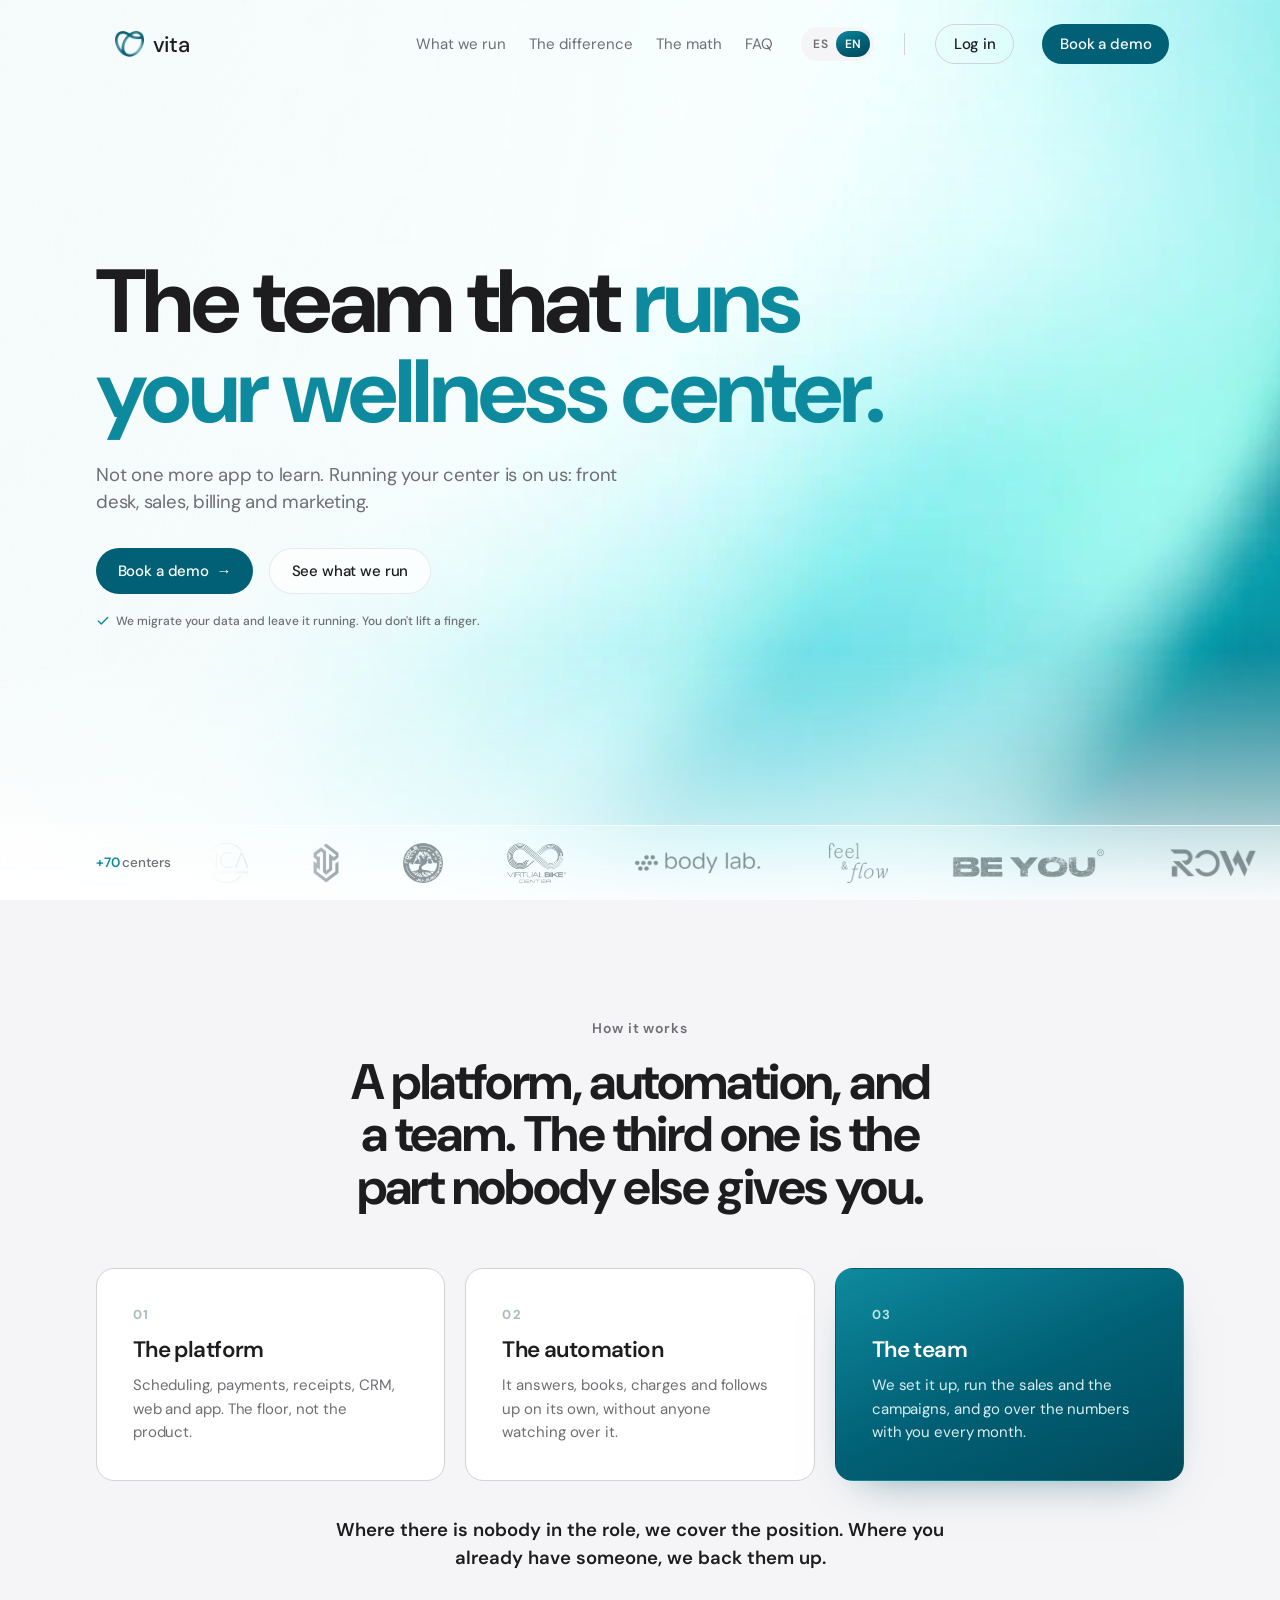
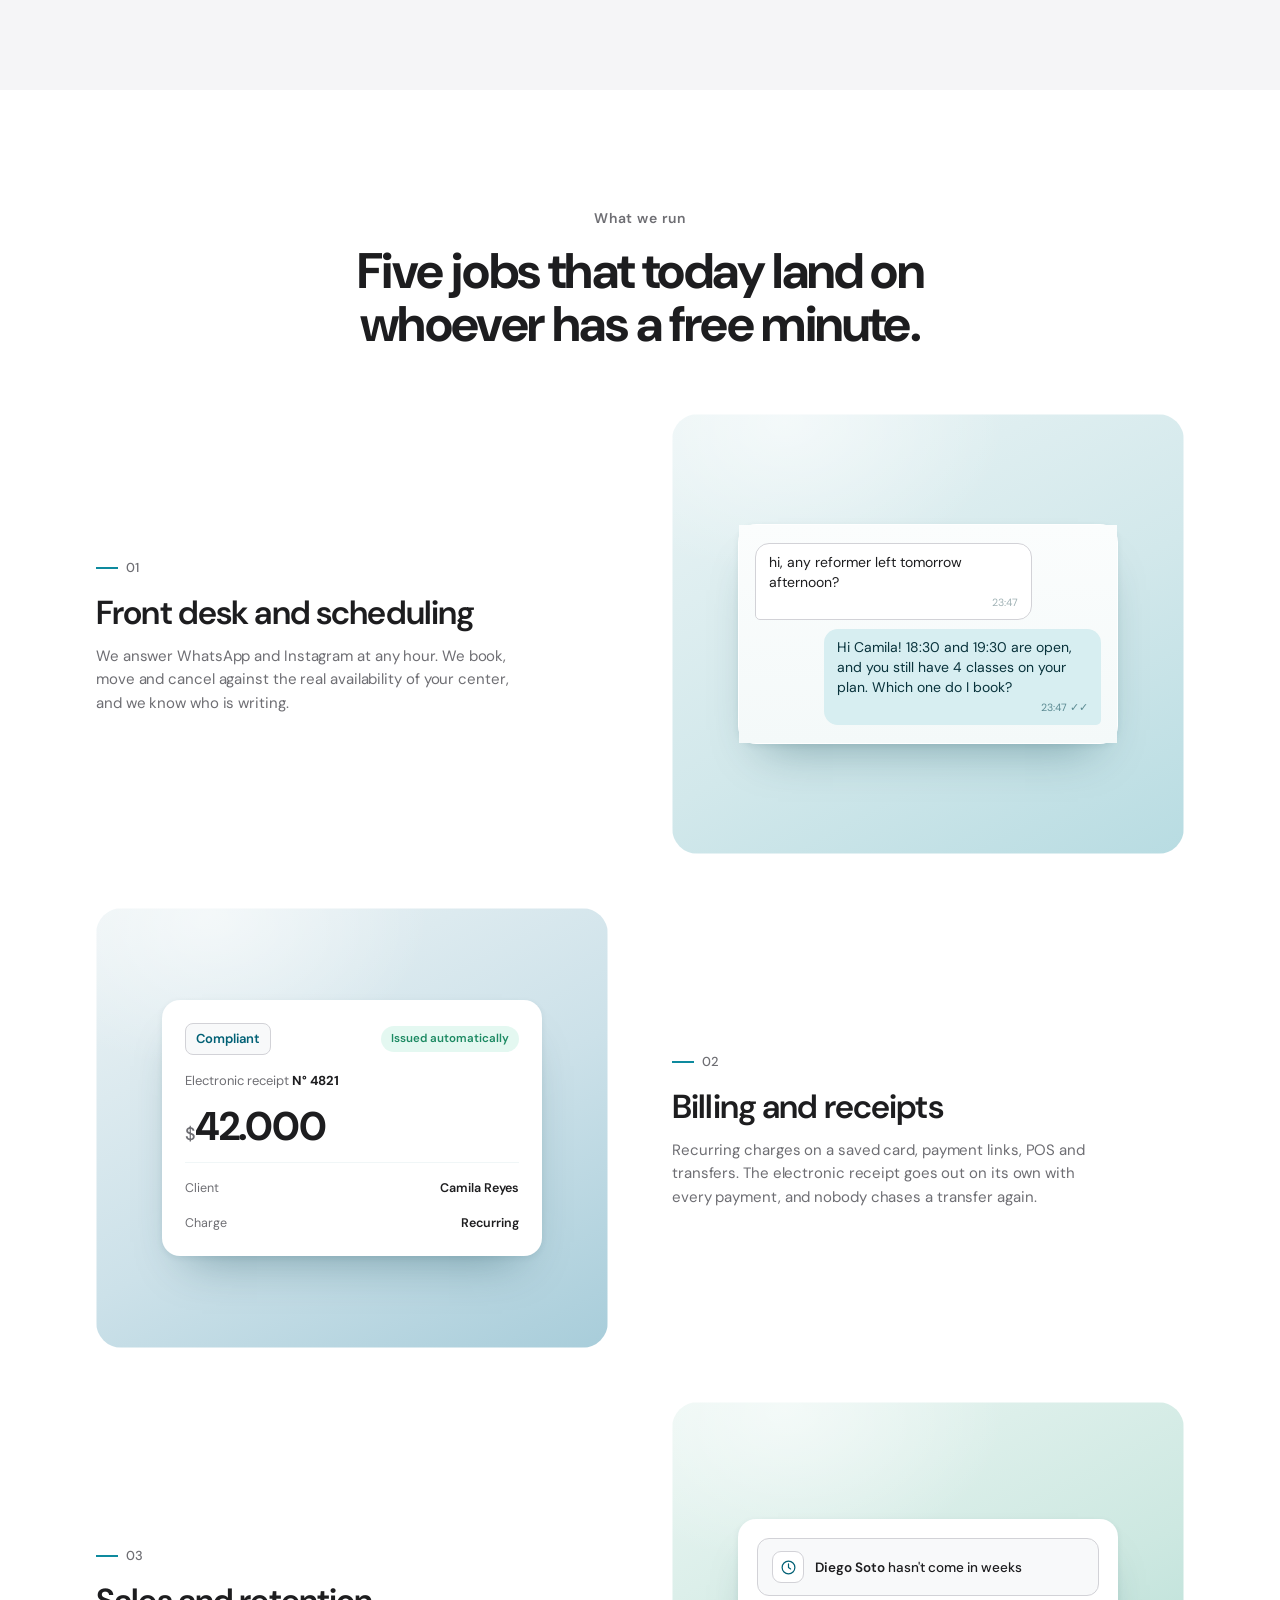
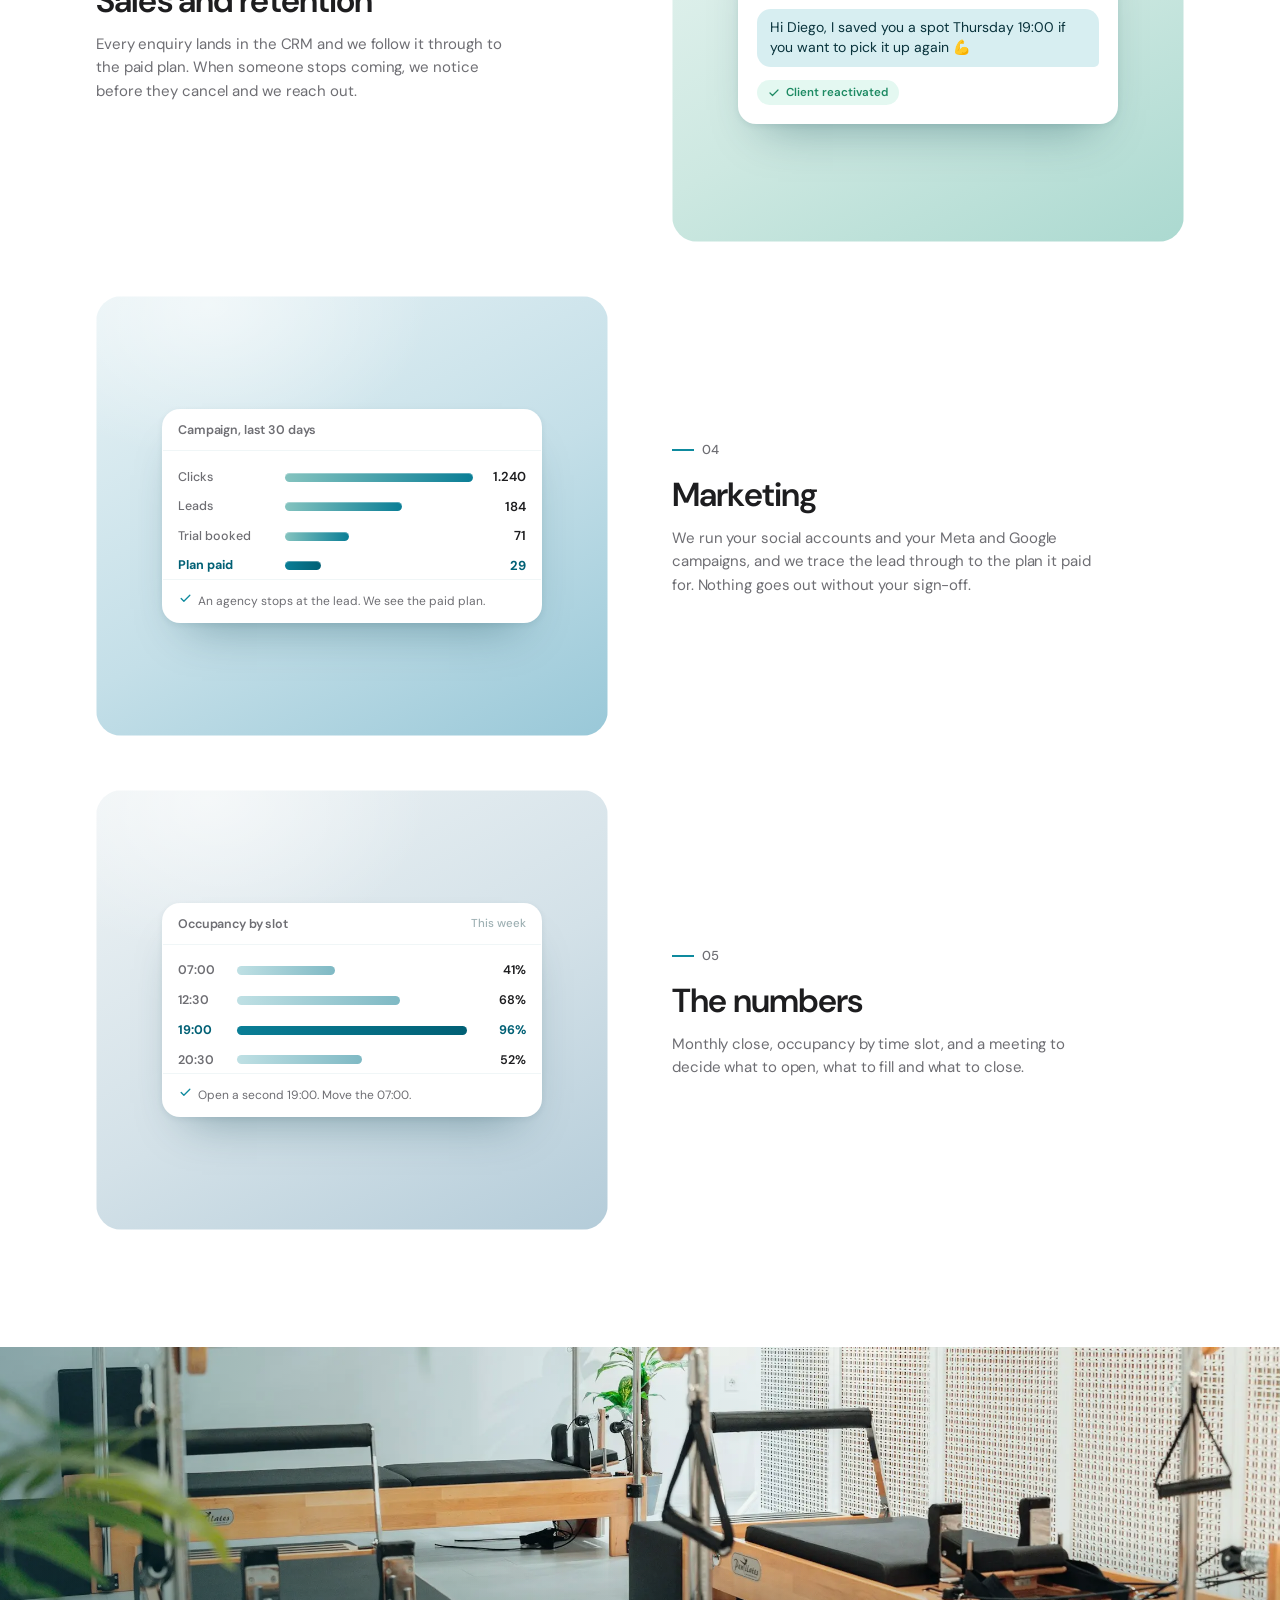
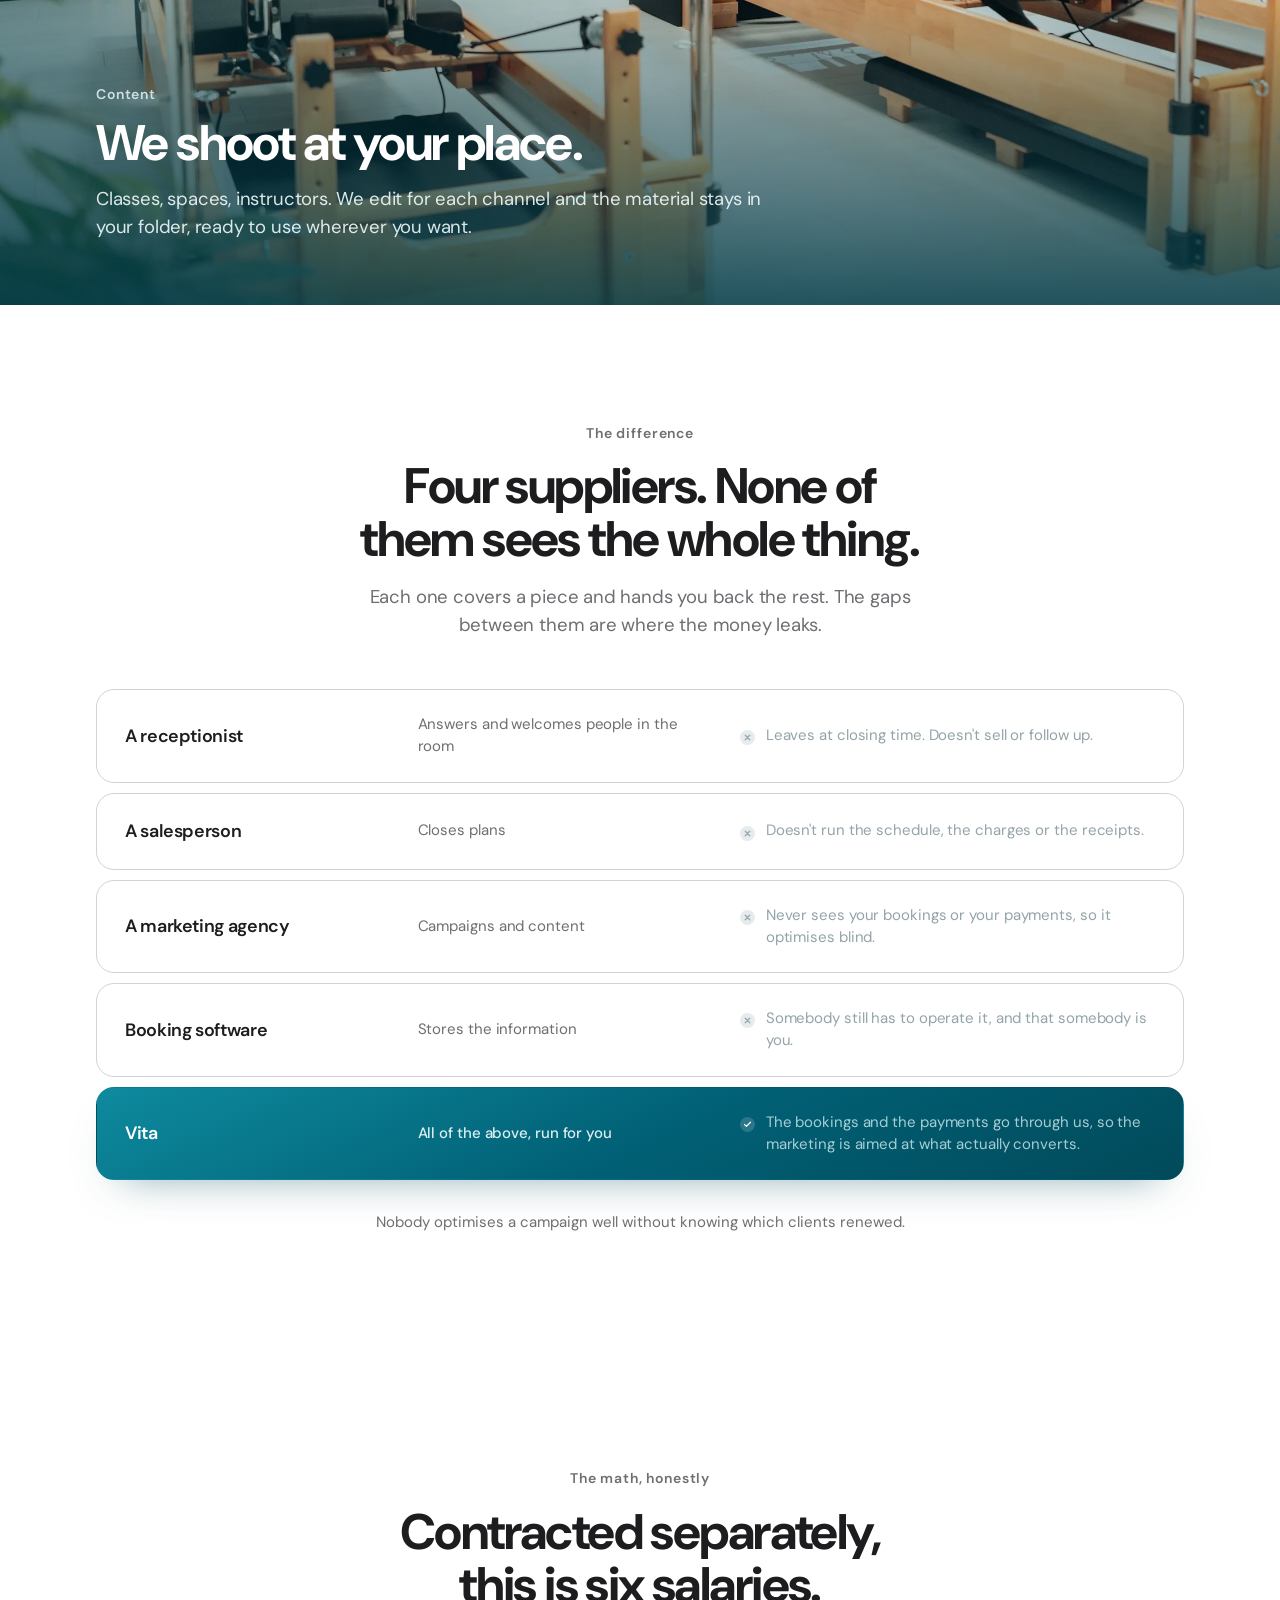
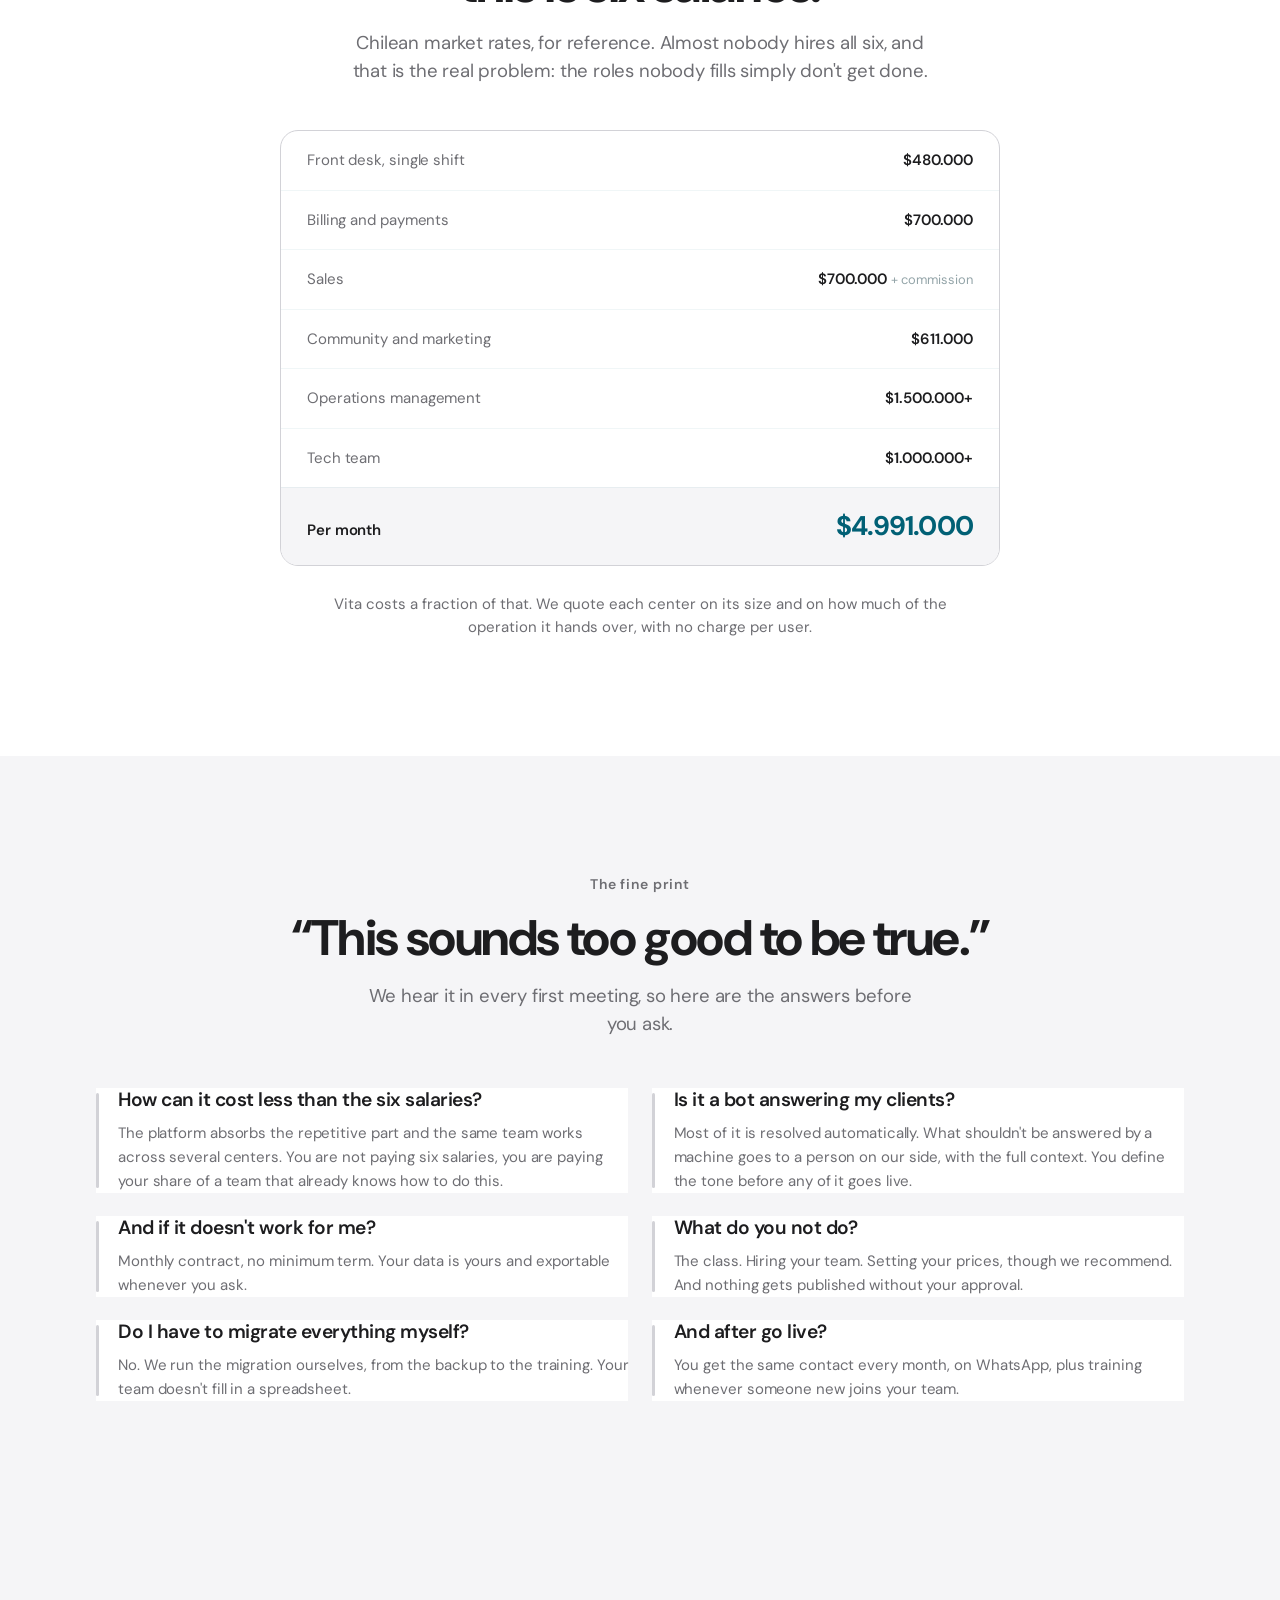
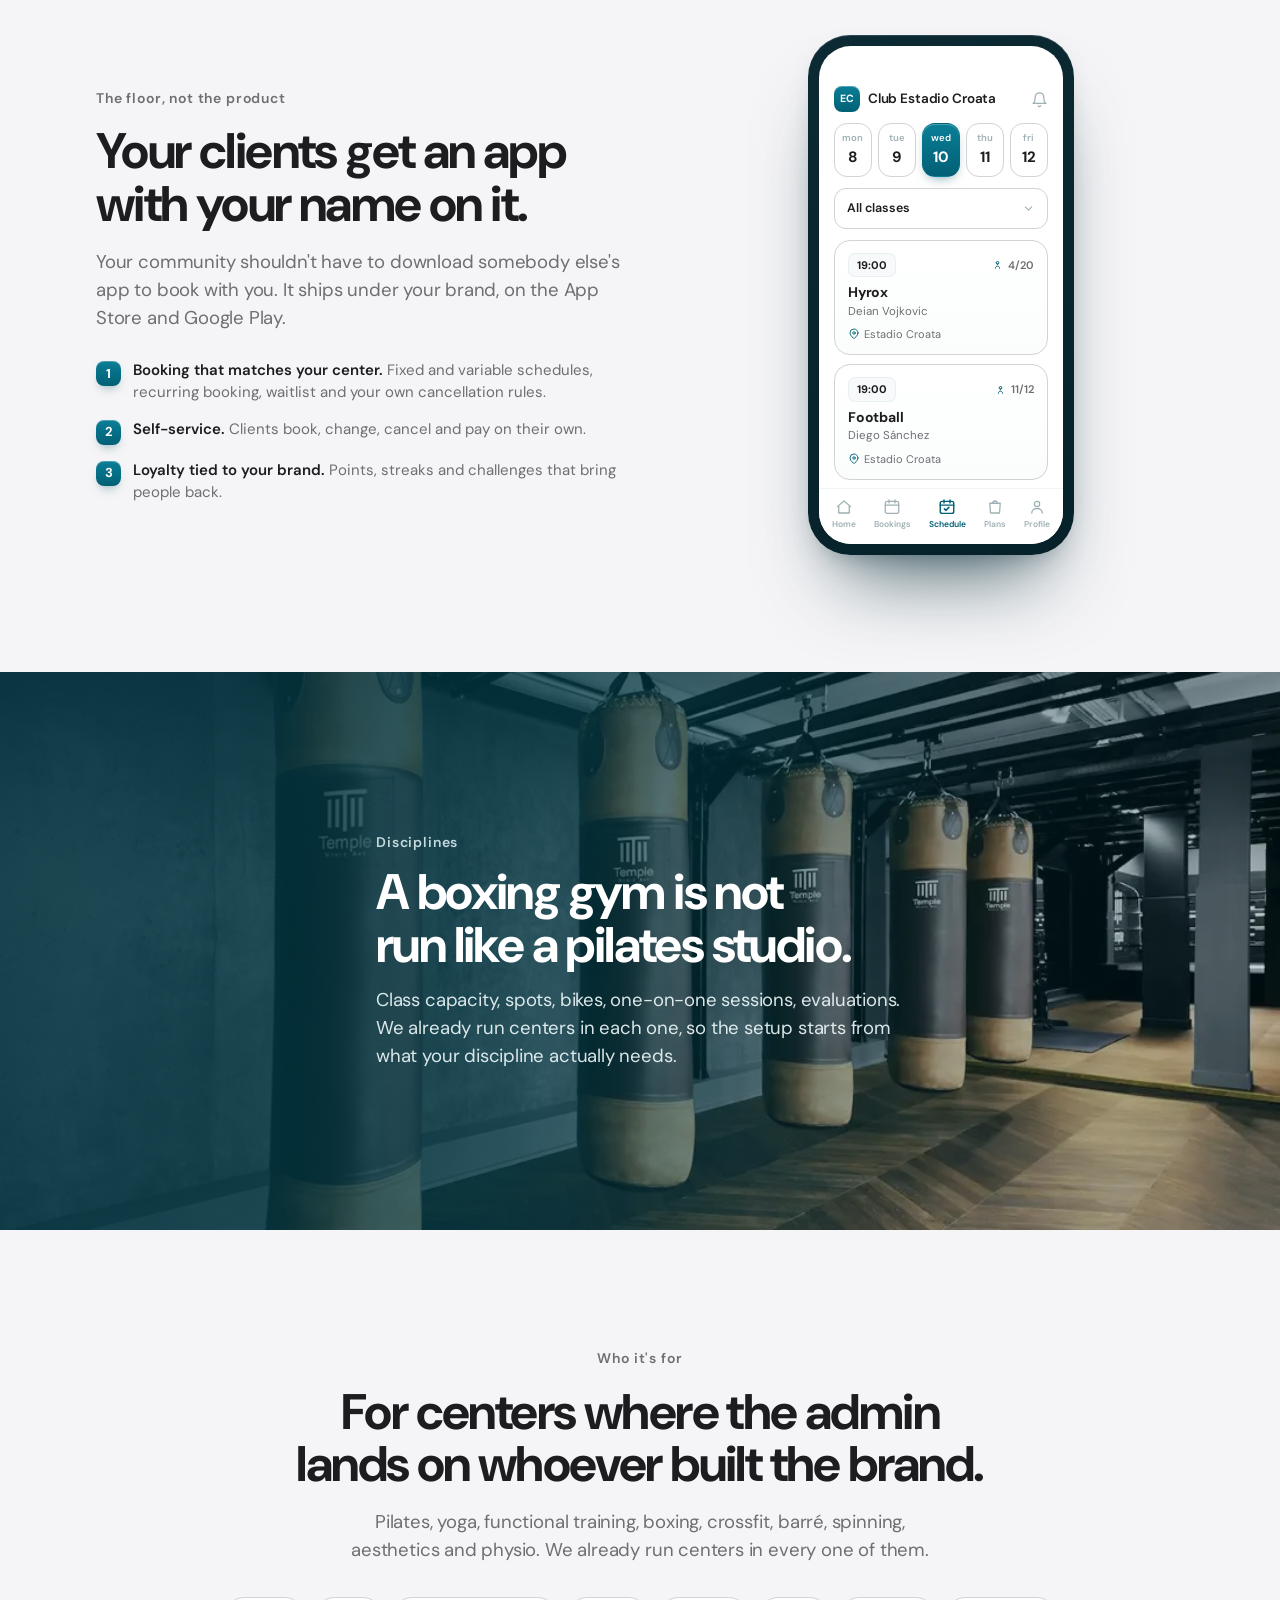
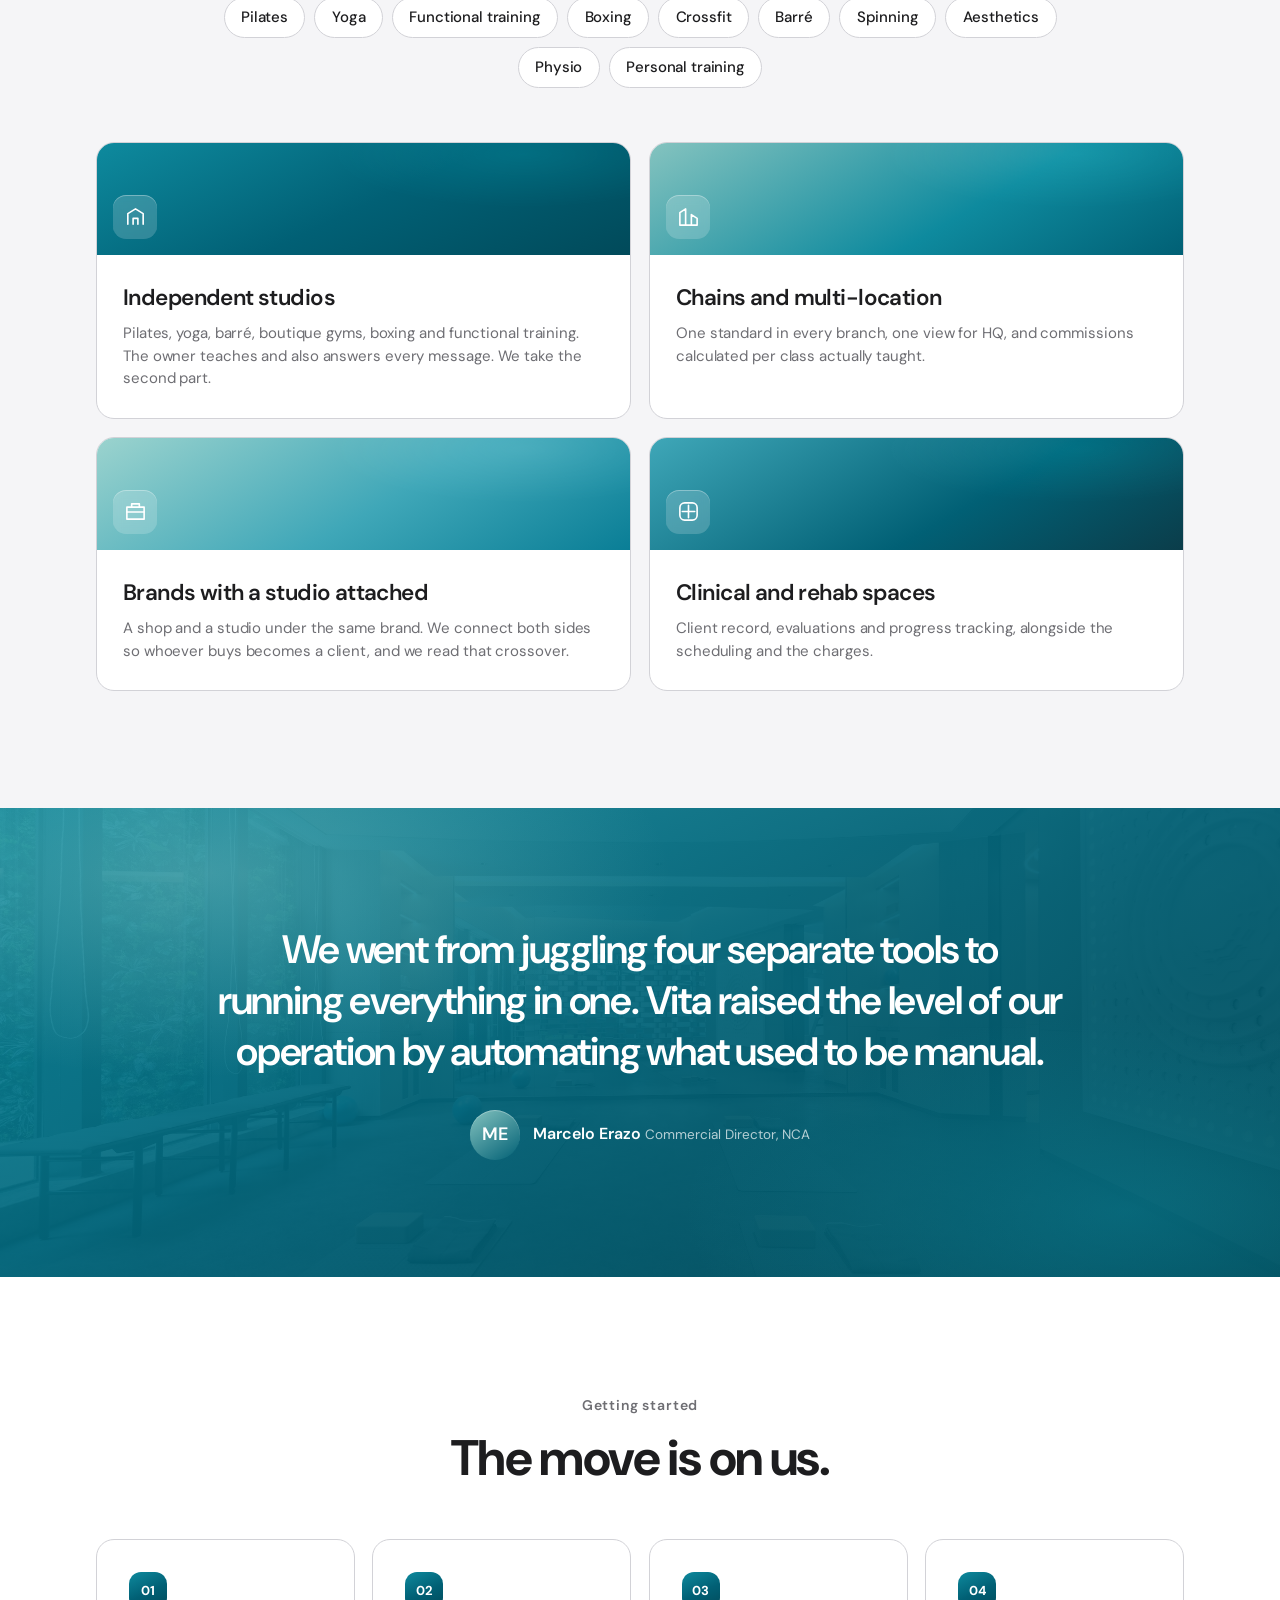
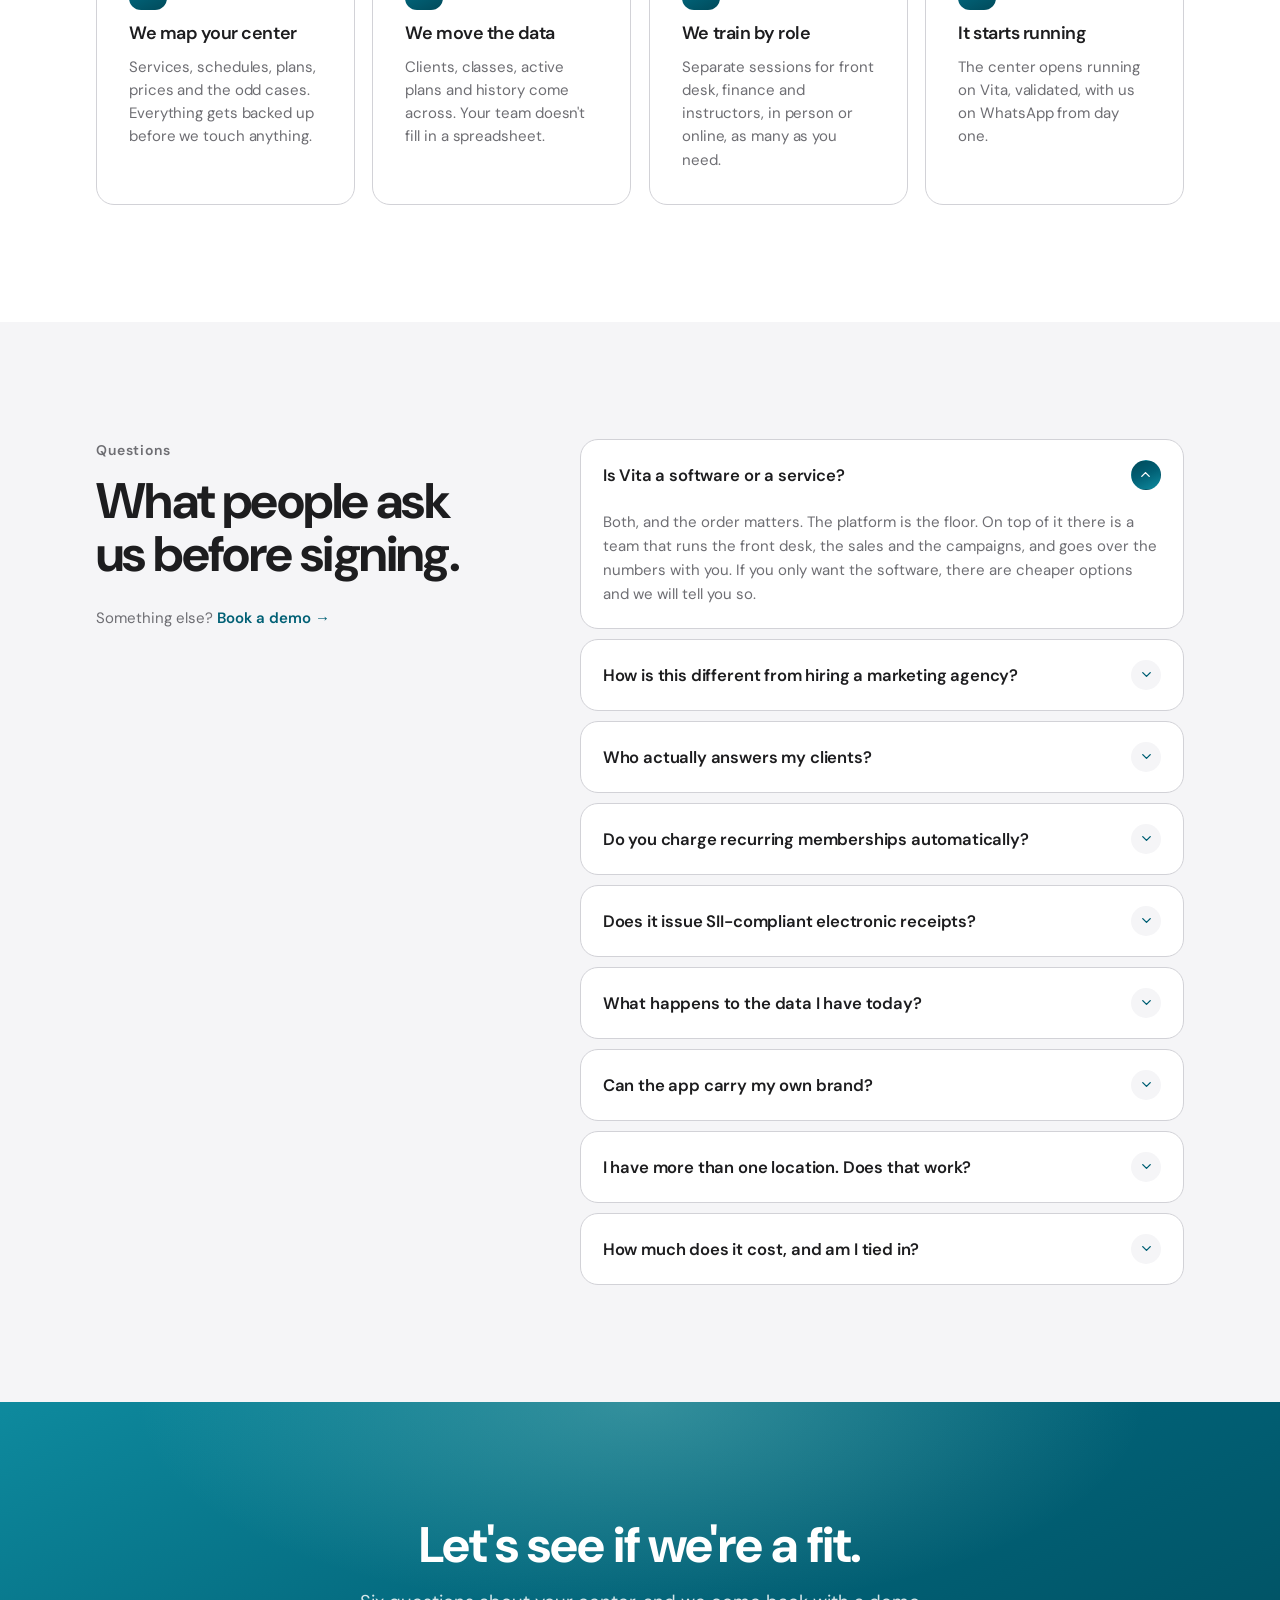
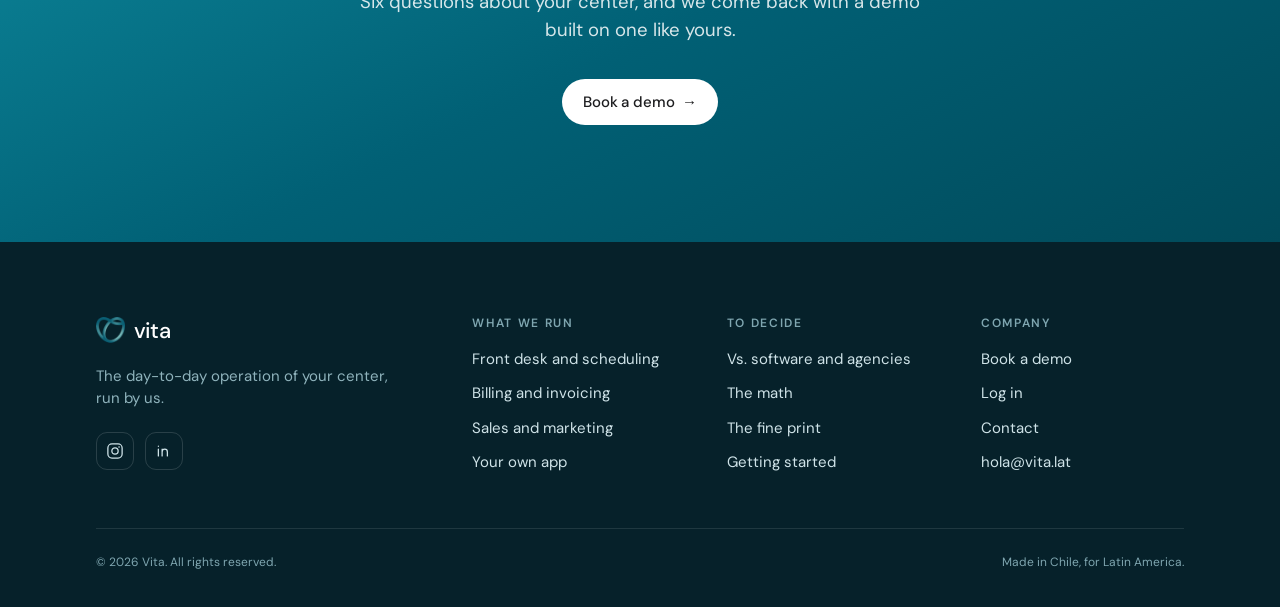
<file: index.html>
<!DOCTYPE html>
<html lang="es-CL">
<head>
<meta charset="UTF-8" />
<meta name="viewport" content="width=device-width, initial-scale=1.0" />
<title>Vita | El equipo que opera tu gimnasio o centro wellness</title>
<meta name="description" content="No es un software más ni una agencia: operamos tu centro completo. Recepción, ventas, cobros, boletas SII y marketing. +70 centros en Chile." />
<meta name="keywords" content="software para gimnasios, software para centros wellness, sistema de reservas para gimnasios, software estudio de pilates, agenda online centro deportivo, CRM para gimnasios, cobro recurrente gimnasio, boleta electrónica gimnasio, app para gimnasios Chile" />
<meta name="author" content="Vita" />
<meta name="robots" content="index, follow, max-image-preview:large, max-snippet:-1, max-video-preview:-1" />
<meta name="theme-color" content="#016075" />
<meta name="format-detection" content="telephone=no" />
<link rel="canonical" href="https://vita.lat/" />
<link rel="alternate" hreflang="es" href="https://vita.lat/" />
<link rel="alternate" hreflang="es-CL" href="https://vita.lat/" />
<link rel="alternate" hreflang="en" href="https://vita.lat/en/" />
<link rel="alternate" hreflang="x-default" href="https://vita.lat/" />

<meta property="og:type" content="website" />
<meta property="og:site_name" content="Vita" />
<meta property="og:locale" content="es_CL" />
<meta property="og:url" content="https://vita.lat/" />
<meta property="og:title" content="Vita | El equipo que opera tu gimnasio o centro wellness" />
<meta property="og:description" content="No es un software más ni una agencia: operamos tu centro completo. Recepción, ventas, cobros, boletas SII y marketing. +70 centros en Chile." />
<meta property="og:image" content="https://vita.lat/assets/og-image.jpg" />
<meta property="og:image:width" content="1200" />
<meta property="og:image:height" content="630" />
<meta property="og:image:alt" content="Vita, operamos tu centro wellness. Menos la clase." />
<meta name="twitter:card" content="summary_large_image" />
<meta name="twitter:title" content="Vita | El equipo que opera tu gimnasio o centro wellness" />
<meta name="twitter:description" content="No es un software más ni una agencia: operamos tu centro completo. Recepción, ventas, cobros, boletas SII y marketing. +70 centros en Chile." />
<meta name="twitter:image" content="https://vita.lat/assets/og-image.jpg" />

<link rel="icon" href="assets/favicon-32.png" sizes="32x32" type="image/png" />
<link rel="icon" href="assets/icon-192.png" sizes="192x192" type="image/png" />
<link rel="apple-touch-icon" href="assets/apple-touch-icon.png" />
<link rel="manifest" href="/site.webmanifest" />

<link rel="preload" as="font" type="font/woff2" href="assets/fonts/dmsans-latin.woff2" crossorigin />
<link rel="preload" as="image" href="assets/hero-mesh.webp" fetchpriority="high" />
<link rel="stylesheet" href="assets/vita.css" />

<script type="application/ld+json">{"@context":"https://schema.org","@graph":[{"@type":"Organization","@id":"https://vita.lat/#organization","name":"Vita","url":"https://vita.lat/","logo":{"@type":"ImageObject","url":"https://vita.lat/assets/icon-512.png","width":512,"height":512},"description":"No es un software más ni una agencia: operamos tu centro completo. Recepción, ventas, cobros, boletas SII y marketing. +70 centros en Chile.","email":"hola@vita.lat","areaServed":[{"@type":"Country","name":"Chile"},{"@type":"Place","name":"Latin America"}],"sameAs":["https://www.instagram.com/vita_software/","https://www.linkedin.com/company/usevita"]},{"@type":"WebSite","@id":"https://vita.lat/#website","url":"https://vita.lat/","name":"Vita","inLanguage":"es-CL","publisher":{"@id":"https://vita.lat/#organization"}},{"@type":"SoftwareApplication","@id":"https://vita.lat/#software","name":"Vita","applicationCategory":"BusinessApplication","operatingSystem":"Web, iOS, Android","url":"https://vita.lat/","inLanguage":"es-CL","description":"No es un software más ni una agencia: operamos tu centro completo. Recepción, ventas, cobros, boletas SII y marketing. +70 centros en Chile.","provider":{"@id":"https://vita.lat/#organization"},"featureList":["Agenda y reservas online","Cobros recurrentes y links de pago","Boletas electrónicas automáticas","Atención y ventas por WhatsApp e Instagram","CRM y campañas de Meta y Google","Fidelización y puntos","Reportes y metas por sucursal","App white-label para clientes"],"offers":{"@type":"Offer","priceCurrency":"CLP","availability":"https://schema.org/InStock","url":"https://vita.lat/#agenda"}}]}</script>
<script type="application/ld+json">{"@context":"https://schema.org","@type":"FAQPage","mainEntity":[{"@type":"Question","name":"¿Vita es un software o un servicio?","acceptedAnswer":{"@type":"Answer","text":"Los dos, y el orden importa. La plataforma es el piso. Encima hay un equipo que opera la recepción, las ventas y las campañas, y revisa los números contigo. Si solo quieres el software, hay opciones más baratas y te lo vamos a decir."}},{"@type":"Question","name":"¿En qué se diferencia de contratar una agencia de marketing?","acceptedAnswer":{"@type":"Answer","text":"Una agencia optimiza contra lo que puede ver: alcance, clics y leads. No tiene acceso a tus reservas ni a tus pagos, así que no puede decirte qué campaña trajo clientes que siguen pagando. Nosotros sí, porque esos datos pasan por nuestras manos."}},{"@type":"Question","name":"¿Quién le responde realmente a mis clientes?","acceptedAnswer":{"@type":"Answer","text":"La automatización toma la primera línea en WhatsApp e Instagram: disponibilidad, reserva, precios, estado del plan, link de pago. Lo que no debe contestar pasa a una persona de nuestro lado. Tú defines el tono y qué tiene que llegar siempre a un humano."}},{"@type":"Question","name":"¿Cobran las mensualidades solas?","acceptedAnswer":{"@type":"Answer","text":"Sí, con tarjeta inscrita, como una suscripción. También cobramos con links, por la app, con POS, efectivo y transferencia, y todo se concilia en un solo lugar."}},{"@type":"Question","name":"¿Emite boletas electrónicas válidas ante el SII?","acceptedAnswer":{"@type":"Answer","text":"Sí, se emiten en el instante en que entra el pago y quedan conciliadas por cliente y por plan."}},{"@type":"Question","name":"¿Qué pasa con los datos que tengo hoy?","acceptedAnswer":{"@type":"Answer","text":"Respaldamos todo primero y después migramos nosotros: clientes, clases, planes vigentes e historial. De ahí en adelante los datos son tuyos y exportables cuando los pidas."}},{"@type":"Question","name":"¿La app puede llevar mi marca?","acceptedAnswer":{"@type":"Answer","text":"Sí, publicada bajo tu nombre en App Store y Google Play, con tu logo y tus colores. Si después la quieres a la medida de tu centro, eso es un upgrade y nadie tiene que descargar nada de nuevo."}},{"@type":"Question","name":"Tengo más de un local. ¿Funciona?","acceptedAnswer":{"@type":"Answer","text":"Sí. Las reservas y los pagos quedan centralizados, con una vista para la central, permisos por rol y metas por sucursal."}},{"@type":"Question","name":"¿Cuánto cuesta y quedo amarrado?","acceptedAnswer":{"@type":"Answer","text":"Cotizamos según el tamaño de tu centro y cuánto de la operación nos entregas, sin cobro por usuario. Contrato mensual, sin permanencia. Agenda una demo y cotizamos tu caso con el alcance escrito."}}]}</script>
</head>
<body>
<script>(function(){try{
var BOT=/bot|crawl|spider|slurp|bingpreview|facebookexternalhit|embedly|quora|pinterest|whatsapp|telegram|preview/i;
if(BOT.test(navigator.userAgent))return;
var p=localStorage.getItem('vita-lang');
if(p==='en'){location.replace('/en/');return;}
if(p)return;
var l=(navigator.languages&&navigator.languages[0])||navigator.language||'es';
if(!/^es/i.test(l))location.replace('/en/');
}catch(e){}})();</script>
<!-- ===================== NAV ===================== -->
<a class="skip-link" href="#main">Saltar al contenido</a>
<header class="nav" id="nav">
  <div class="wrap">
    <div class="nav-inner">
    <a href="#top" class="brand" aria-label="Vita"><img class="mark" src="assets/vita-mark.webp" width="26" height="24" alt="" aria-hidden="true" /><span class="wordmark">vita</span></a>
    <nav class="nav-links" aria-label="Principal">
      <a href="#equipo" class="lnk">Qué operamos</a>
      <a href="#comparacion" class="lnk">La diferencia</a>
      <a href="#cuenta" class="lnk">La cuenta</a>
      <a href="#faq" class="lnk">Preguntas</a>
    </nav>
    <div class="lang" role="group" aria-label="Idioma">
      <a href="/" class="on" hreflang="es">ES</a>
      <a href="/en/" hreflang="en">EN</a>
    </div>
    <span class="nav-gap" aria-hidden="true"></span>
    <a href="https://app.vita.lat" class="btn btn-ghost nav-login">Iniciar sesión</a>
    <a href="#agenda" data-demo class="btn btn-primary nav-cta">Agenda una demo</a>
    <button class="menu-btn" id="menuBtn" aria-label="Menú" aria-expanded="false"><span></span><span></span><span></span></button>
    </div>
  </div>
</header>

<main id="main">

<!-- ===================== HERO ===================== -->
<section class="hero" id="top">
  <div class="hero-bg" aria-hidden="true"></div>
  <div class="hero-color" aria-hidden="true"></div>
  <div class="hero-sheen" aria-hidden="true"></div>
  <div class="hero-veil" aria-hidden="true"></div>
  <div class="hero-fade" aria-hidden="true"></div>
  <div class="wrap">
    <div class="hero-grid">
      <div class="hero-copy">
        <h1 class="display reveal">El equipo que <span class="accent">opera tu centro wellness.</span></h1>
        <p class="subhead reveal">No es una app más que tienes que aprender. La operación de tu centro la hacemos nosotros: recepción, ventas, cobros y marketing.</p>
        <div class="hero-cta reveal">
          <a href="#agenda" data-demo class="btn btn-primary">Agenda una demo <span class="arr">&rarr;</span></a>
          <a href="#equipo" class="btn btn-ghost hero-alt">Ver qué operamos</a>
        </div>
        <p class="microproof reveal"><span class="ck" aria-hidden="true"><svg width="14" height="14" viewBox="0 0 24 24" fill="none" stroke="currentColor" stroke-width="2.4" stroke-linecap="round" stroke-linejoin="round"><path d="M20 6 9 17l-5-5"/></svg></span><span>Migramos tus datos y lo dejamos andando. Tú no mueves un dedo.</span></p>
      </div>
    </div>
  </div>
  <div class="hero-logos reveal">
    <div class="wrap">
      <div class="hero-logos-row">
        <span class="hl-label"><b>+70</b> <span>centros</span></span>
        <div class="marquee-mask">
          <div class="marquee-track">
            <span class="logo-item tall"><img src="assets/logos/nca.webp" width="110" height="99" alt="NCA" loading="lazy" decoding="async" /></span>
            <span class="logo-item tall"><img src="assets/logos/habana.webp" width="68" height="105" alt="Habana Boxing" loading="lazy" decoding="async" /></span>
            <span class="logo-item tall"><img src="assets/logos/roots.webp" width="110" height="110" alt="Roots" loading="lazy" decoding="async" /></span>
            <span class="logo-item tall"><img src="assets/logos/virtualbike.webp" width="110" height="75" alt="Virtual Bike" loading="lazy" decoding="async" /></span>
            <span class="logo-item"><img src="assets/logos/bodylab.webp" width="91" height="20" alt="body lab." loading="lazy" decoding="async" /></span>
            <span class="logo-item tall"><img src="assets/logos/feelflow.webp" width="70" height="48" alt="feel &amp; flow" loading="lazy" decoding="async" /></span>
            <span class="logo-item"><img src="assets/logos/beyou.webp" width="220" height="43" alt="BE YOU" loading="lazy" decoding="async" /></span>
            <span class="logo-item"><img src="assets/logos/rcw.webp" width="187" height="64" alt="RCW" loading="lazy" decoding="async" /></span>
            <span class="logo-item lg-sep"><span class="lg-dot"></span></span>
            <span class="logo-item tall" aria-hidden="true"><img src="assets/logos/nca.webp" width="110" height="99" alt="" loading="lazy" decoding="async" /></span>
            <span class="logo-item tall" aria-hidden="true"><img src="assets/logos/habana.webp" width="68" height="105" alt="" loading="lazy" decoding="async" /></span>
            <span class="logo-item tall" aria-hidden="true"><img src="assets/logos/roots.webp" width="110" height="110" alt="" loading="lazy" decoding="async" /></span>
            <span class="logo-item tall" aria-hidden="true"><img src="assets/logos/virtualbike.webp" width="110" height="75" alt="" loading="lazy" decoding="async" /></span>
            <span class="logo-item" aria-hidden="true"><img src="assets/logos/bodylab.webp" width="91" height="20" alt="" loading="lazy" decoding="async" /></span>
            <span class="logo-item tall" aria-hidden="true"><img src="assets/logos/feelflow.webp" width="70" height="48" alt="" loading="lazy" decoding="async" /></span>
            <span class="logo-item" aria-hidden="true"><img src="assets/logos/beyou.webp" width="220" height="43" alt="" loading="lazy" decoding="async" /></span>
            <span class="logo-item" aria-hidden="true"><img src="assets/logos/rcw.webp" width="187" height="64" alt="" loading="lazy" decoding="async" /></span>
            <span class="logo-item lg-sep"><span class="lg-dot"></span></span>
          </div>
        </div>
      </div>
    </div>
  </div>
</section>

<!-- ===================== THREE LAYERS ===================== -->
<section class="block bg-soft" id="capas">
  <div class="wrap">
    <div class="sec-head reveal">
      <span class="sec-eyebrow">Cómo funciona</span>
      <h2 class="h2">Una plataforma, automatización y un equipo. La tercera es la que nadie más te da.</h2>
    </div>
    <div class="layers">
      <article class="layer reveal">
        <span class="layer-n">01</span>
        <h3>La plataforma</h3>
        <p>Agenda, pagos, boletas, CRM, web y app. El piso, no el producto.</p>
      </article>
      <article class="layer reveal">
        <span class="layer-n">02</span>
        <h3>La automatización</h3>
        <p>Responde, agenda, cobra y hace seguimiento sola, sin que nadie esté encima.</p>
      </article>
      <article class="layer reveal is-key">
        <span class="layer-n">03</span>
        <h3>El equipo</h3>
        <p>Lo configuramos, operamos las ventas y las campañas, y revisamos los números contigo todos los meses.</p>
      </article>
    </div>
    <p class="layers-note reveal"><b>Donde no hay nadie en el cargo, cubrimos el puesto. Donde ya tienes a alguien, lo respaldamos.</b></p>
  </div>
</section>

<!-- ===================== WHAT WE RUN ===================== -->
<section class="block" id="equipo">
  <div class="wrap">
    <div class="sec-head reveal">
      <span class="sec-eyebrow">Qué operamos</span>
      <h2 class="h2">Cinco funciones que hoy caen sobre quien tenga un minuto libre.</h2>
    </div>

    <div class="act-rows">
      <div class="act-row reveal">
        <div class="act-copy">
          <span class="act-step">01</span>
          <h3>Recepción y agenda</h3>
          <p class="desc">Contestamos WhatsApp e Instagram a toda hora. Agendamos, movemos y cancelamos con la disponibilidad real de tu centro, y sabemos quién está escribiendo.</p>
        </div>
        <div class="act-visual">
          <div class="mock">
            <div class="chat-body">
              <div class="bub in"><span>hola, ¿queda reformer mañana en la tarde?</span><span class="ts">23:47</span></div>
              <div class="bub out"><span>¡Hola Camila! Queda 18:30 y 19:30, y todavía tienes 4 clases en tu plan. ¿Cuál te reservo?</span><span class="ts">23:47 ✓✓</span></div>
            </div>
          </div>
        </div>
      </div>

      <div class="act-row flip reveal">
        <div class="act-copy">
          <span class="act-step">02</span>
          <h3>Cobranza y boletas</h3>
          <p class="desc">Cobro recurrente con tarjeta inscrita, links de pago, POS y transferencias. La boleta electrónica sale sola con cada pago, y nadie vuelve a perseguir una transferencia.</p>
        </div>
        <div class="act-visual">
          <div class="mock inv">
            <div class="inv-top">
              <span class="inv-sii"><span>SII</span></span>
              <span class="inv-emit">Emitida automáticamente</span>
            </div>
            <div class="inv-no"><span>Boleta electrónica</span> <b>N° 4821</b></div>
            <div class="inv-amt"><span>$</span>42.000</div>
            <div class="inv-div"></div>
            <div class="inv-meta"><span>Cliente</span><b>Camila Reyes</b></div>
            <div class="inv-meta"><span>Cobro</span><b>Recurrente</b></div>
          </div>
        </div>
      </div>

      <div class="act-row reveal">
        <div class="act-copy">
          <span class="act-step">03</span>
          <h3>Ventas y retención</h3>
          <p class="desc">Cada consulta cae en el CRM y la seguimos hasta el plan pagado. Cuando alguien deja de venir, lo notamos antes de que se dé de baja y lo contactamos.</p>
        </div>
        <div class="act-visual">
          <div class="mock wb">
            <div class="wb-alert">
              <div class="wa-ic"><svg viewBox="0 0 24 24" fill="none" stroke="currentColor" stroke-linecap="round" stroke-linejoin="round"><circle cx="12" cy="12" r="9"/><path d="M12 7v5l3 2"/></svg></div>
              <div class="wt"><b>Diego Soto</b> <span>no viene hace semanas</span></div>
            </div>
            <div class="bub out" style="max-width:100%;align-self:stretch"><span>Hola Diego, te guardé un cupo el jueves 19:00 si quieres retomar 💪</span></div>
            <span class="wb-tag"><svg width="12" height="12" viewBox="0 0 24 24" fill="none" stroke="currentColor" stroke-width="2.4" stroke-linecap="round" stroke-linejoin="round"><path d="M20 6 9 17l-5-5"/></svg><span>Cliente reactivado</span></span>
          </div>
        </div>
      </div>

      <div class="act-row flip reveal">
        <div class="act-copy">
          <span class="act-step">04</span>
          <h3>Marketing</h3>
          <p class="desc">Operamos tus redes y tus campañas de Meta y Google, y seguimos al lead hasta el plan que contrató. Nada sale sin tu visto bueno.</p>
        </div>
        <div class="act-visual">
          <div class="mock">
            <div class="mock-bar"><span class="mb-title">Campaña, últimos 30 días</span></div>
            <div class="funnel">
              <div class="fn-row"><span class="fn-k">Clics</span><span class="fn-bar" style="--w:100%"></span><span class="fn-v">1.240</span></div>
              <div class="fn-row"><span class="fn-k">Leads</span><span class="fn-bar" style="--w:62%"></span><span class="fn-v">184</span></div>
              <div class="fn-row"><span class="fn-k">Prueba agendada</span><span class="fn-bar" style="--w:34%"></span><span class="fn-v">71</span></div>
              <div class="fn-row is-end"><span class="fn-k">Plan pagado</span><span class="fn-bar" style="--w:19%"></span><span class="fn-v">29</span></div>
            </div>
            <div class="mock-foot"><span class="ck" aria-hidden="true"><svg width="13" height="13" viewBox="0 0 24 24" fill="none" stroke="currentColor" stroke-width="2.4" stroke-linecap="round" stroke-linejoin="round"><path d="M20 6 9 17l-5-5"/></svg></span><span>Una agencia llega hasta el lead. Nosotros vemos el plan pagado.</span></div>
          </div>
        </div>
      </div>

      <div class="act-row flip reveal">
        <div class="act-copy">
          <span class="act-step">05</span>
          <h3>Los números</h3>
          <p class="desc">Cierre del mes, ocupación por horario y una reunión para decidir qué abrir, qué llenar y qué cerrar.</p>
        </div>
        <div class="act-visual">
          <div class="mock">
            <div class="mock-bar"><span class="mb-title">Ocupación por horario</span><span class="mb-right">Esta semana</span></div>
            <div class="occ">
              <div class="occ-row"><span class="occ-k">07:00</span><span class="occ-bar" style="--w:41%"></span><span class="occ-v">41%</span></div>
              <div class="occ-row"><span class="occ-k">12:30</span><span class="occ-bar" style="--w:68%"></span><span class="occ-v">68%</span></div>
              <div class="occ-row is-hot"><span class="occ-k">19:00</span><span class="occ-bar" style="--w:96%"></span><span class="occ-v">96%</span></div>
              <div class="occ-row"><span class="occ-k">20:30</span><span class="occ-bar" style="--w:52%"></span><span class="occ-v">52%</span></div>
            </div>
            <div class="mock-foot"><span class="ck" aria-hidden="true"><svg width="13" height="13" viewBox="0 0 24 24" fill="none" stroke="currentColor" stroke-width="2.4" stroke-linecap="round" stroke-linejoin="round"><path d="M20 6 9 17l-5-5"/></svg></span><span>Abrir un segundo 19:00. Mover el de las 07:00.</span></div>
          </div>
        </div>
      </div>
    </div>
  </div>
</section>

<!-- ===================== BANDA · CONTENIDO ===================== -->
<section class="band" id="contenido">
  <img class="band-img" src="assets/photos/estudio.webp" width="2400" height="1000" alt="Sala de pilates con reformers" loading="lazy" decoding="async" />
  <div class="band-tint" aria-hidden="true"></div>
  <div class="wrap band-inner">
    <span class="sec-eyebrow reveal">Contenido</span>
    <h2 class="h2 reveal">Grabamos en tu local.</h2>
    <p class="reveal">Clases, espacios, profesores. Editamos para cada canal y el material queda en tu carpeta, listo para usarlo donde quieras.</p>
  </div>
</section>

<!-- ===================== COMPARISON ===================== -->
<section class="block cmp-block bg-tint" id="comparacion">
  <div class="wrap">
    <div class="sec-head reveal">
      <span class="sec-eyebrow">La diferencia</span>
      <h2 class="h2">Cuatro proveedores. Ninguno ve el conjunto.</h2>
      <p class="sec-sub">Cada uno cubre un pedazo y te devuelve el resto. En los huecos entre ellos es donde se va la plata.</p>
    </div>

    <div class="vs">
      <div class="vs-row reveal">
        <span class="vs-who">Una recepcionista</span>
        <span class="vs-yes">Atiende y recibe en el local</span>
        <span class="vs-no">Se va al cierre. No vende ni hace seguimiento.</span>
      </div>
      <div class="vs-row reveal">
        <span class="vs-who">Un vendedor</span>
        <span class="vs-yes">Cierra planes</span>
        <span class="vs-no">No opera la agenda, ni los cobros, ni las boletas.</span>
      </div>
      <div class="vs-row reveal">
        <span class="vs-who">Una agencia</span>
        <span class="vs-yes">Campañas y contenido</span>
        <span class="vs-no">Nunca ve tus reservas ni tus pagos, así que optimiza a ciegas.</span>
      </div>
      <div class="vs-row reveal">
        <span class="vs-who">Un software de agenda</span>
        <span class="vs-yes">Guarda la información</span>
        <span class="vs-no">Alguien lo tiene que operar, y ese alguien eres tú.</span>
      </div>
      <div class="vs-row is-us reveal">
        <span class="vs-who">Vita</span>
        <span class="vs-yes">Todo lo anterior, operado por nosotros</span>
        <span class="vs-no">Las reservas y los pagos pasan por nosotros, así que el marketing apunta a lo que realmente convierte.</span>
      </div>
    </div>

    <p class="cmp-note reveal">Nadie optimiza bien una campaña sin saber qué clientes renovaron.</p>
  </div>
</section>

<!-- ===================== THE MATH ===================== -->
<section class="block" id="cuenta">
  <div class="wrap">
    <div class="sec-head reveal">
      <span class="sec-eyebrow">La cuenta, honesta</span>
      <h2 class="h2">Contratado por separado, esto son seis sueldos.</h2>
      <p class="sec-sub">Valores de mercado en Chile, de referencia. Casi nadie contrata los seis, y ese es el problema real: los cargos que nadie ocupa no se hacen.</p>
    </div>
    <div class="roles reveal">
      <div class="role-row"><span class="role-k">Recepción, un solo turno</span><span class="role-v">$480.000</span></div>
      <div class="role-row"><span class="role-k">Cobranza y pagos</span><span class="role-v">$700.000</span></div>
      <div class="role-row"><span class="role-k">Ventas</span><span class="role-v">$700.000 <em>+ comisiones</em></span></div>
      <div class="role-row"><span class="role-k">Community y marketing</span><span class="role-v">$611.000</span></div>
      <div class="role-row"><span class="role-k">Gerencia de operaciones</span><span class="role-v">$1.500.000+</span></div>
      <div class="role-row"><span class="role-k">Equipo TI</span><span class="role-v">$1.000.000+</span></div>
      <div class="role-row role-total"><span class="role-k">Al mes</span><span class="role-v">$4.991.000</span></div>
    </div>
    <p class="roles-note reveal">Vita cuesta una fracción de eso. Cotizamos cada centro según su tamaño y cuánto de la operación nos entrega, sin cobro por usuario.</p>
  </div>
</section>

<!-- ===================== TOO GOOD TO BE TRUE ===================== -->
<section class="block bg-glow" id="letrachica">
  <div class="wrap">
    <div class="sec-head reveal">
      <span class="sec-eyebrow">La letra chica</span>
      <h2 class="h2">«Esto suena demasiado bueno para ser verdad».</h2>
      <p class="sec-sub">Nos lo dicen en toda primera reunión, así que acá van las respuestas antes de que preguntes.</p>
    </div>
    <div class="honest">
      <div class="hn reveal">
        <h3>¿Cómo cuesta menos que los seis sueldos?</h3>
        <p>La plataforma absorbe lo repetitivo y el mismo equipo trabaja con varios centros. No pagas seis sueldos, pagas tu parte de un equipo que ya sabe hacer esto.</p>
      </div>
      <div class="hn reveal">
        <h3>¿Es un bot el que le responde a mis clientes?</h3>
        <p>La mayoría se resuelve sola. Lo que no debe contestar una máquina pasa a una persona de nuestro lado, con el contexto completo. El tono lo defines tú antes de que salga al aire.</p>
      </div>
      <div class="hn reveal">
        <h3>¿Y si no me funciona?</h3>
        <p>Contrato mensual, sin permanencia mínima. Tus datos son tuyos y exportables cuando los pidas.</p>
      </div>
      <div class="hn reveal">
        <h3>¿Qué no hacen ustedes?</h3>
        <p>La clase. Contratar a tu equipo. Definir tus precios, aunque recomendamos. Y nada se publica sin tu aprobación.</p>
      </div>
      <div class="hn reveal">
        <h3>¿Tengo que migrar todo yo?</h3>
        <p>No. La migración la hacemos nosotros, desde el respaldo hasta la capacitación. Tu equipo no llena una planilla.</p>
      </div>
      <div class="hn reveal">
        <h3>¿Y después de que arranque?</h3>
        <p>Tienes el mismo contacto todos los meses, por WhatsApp, y capacitación cada vez que entra alguien nuevo a tu equipo.</p>
      </div>
    </div>
  </div>
</section>

<!-- ===================== CLIENT APP ===================== -->
<section class="block bg-tint" id="app">
  <div class="wrap">
    <div class="boutique-grid">
      <div class="boutique-copy reveal">
        <span class="sec-eyebrow">El piso, no el producto</span>
        <h2 class="h2">Tus clientes entran a una app con tu nombre.</h2>
        <p class="sec-sub">Tu comunidad no debería descargar la app de un tercero para reservar contigo. Sale bajo tu marca, en App Store y Google Play.</p>
        <div class="feat-list">
          <div class="feat"><span class="fk">1</span><span><b>Reservas como las de tu centro. </b><span class="ft-sub">Horarios fijos y variables, reserva recurrente, lista de espera y tus propias reglas de cancelación.</span></span></div>
          <div class="feat"><span class="fk">2</span><span><b>Autogestión. </b><span class="ft-sub">El cliente agenda, cambia, cancela y paga solo.</span></span></div>
          <div class="feat"><span class="fk">3</span><span><b>Fidelización con tu marca. </b><span class="ft-sub">Puntos, rachas y desafíos que traen gente de vuelta.</span></span></div>
          
        </div>
      </div>
      <div class="phone-wrap reveal">
        <div class="phone">
          <div class="phone-notch" aria-hidden="true"></div>
          <div class="phone-screen">
            <div class="appui">
              <div class="app-head">
                <span class="ah-logo">EC</span>
                <span class="ah-name">Club Estadio Croata</span>
                <svg class="ah-bell" viewBox="0 0 24 24" fill="none" stroke="currentColor" stroke-width="1.8" stroke-linecap="round" stroke-linejoin="round"><path d="M18 8.5a6 6 0 0 0-12 0c0 7-3 9-3 9h18s-3-2-3-9"/><path d="M13.7 21a2 2 0 0 1-3.4 0"/></svg>
              </div>
              <div class="app-dates">
                <div class="dpill"><span class="dn">lun</span><span class="dd">8</span></div>
                <div class="dpill"><span class="dn">mar</span><span class="dd">9</span></div>
                <div class="dpill active"><span class="dn">mié</span><span class="dd">10</span></div>
                <div class="dpill"><span class="dn">jue</span><span class="dd">11</span></div>
                <div class="dpill"><span class="dn">vie</span><span class="dd">12</span></div>
              </div>
              <div class="app-filter"><span>Todas</span><svg viewBox="0 0 24 24" fill="none" stroke="currentColor" stroke-width="2" stroke-linecap="round" stroke-linejoin="round"><path d="m6 9 6 6 6-6"/></svg></div>
              <div class="app-list">
                <div class="app-card">
                  <div class="ac-top"><span class="ac-time">19:00</span><span class="ac-cap"><svg viewBox="0 0 24 24" fill="none" stroke="currentColor" stroke-width="1.8" stroke-linecap="round" stroke-linejoin="round"><path d="M16 19c0-2.2-1.8-4-4-4s-4 1.8-4 4M12 11.5a2.5 2.5 0 1 0 0-5 2.5 2.5 0 0 0 0 5z"/></svg>4/20</span></div>
                  <div class="ac-title">Hyrox</div>
                  <div class="ac-coach">Deian Vojkovic</div>
                  <div class="ac-loc"><svg viewBox="0 0 24 24" fill="none" stroke="currentColor" stroke-width="1.8" stroke-linecap="round" stroke-linejoin="round"><path d="M20 10c0 6-8 11-8 11s-8-5-8-11a8 8 0 0 1 16 0z"/><circle cx="12" cy="10" r="2.5"/></svg>Estadio Croata</div>
                </div>
                <div class="app-card">
                  <div class="ac-top"><span class="ac-time">19:00</span><span class="ac-cap"><svg viewBox="0 0 24 24" fill="none" stroke="currentColor" stroke-width="1.8" stroke-linecap="round" stroke-linejoin="round"><path d="M16 19c0-2.2-1.8-4-4-4s-4 1.8-4 4M12 11.5a2.5 2.5 0 1 0 0-5 2.5 2.5 0 0 0 0 5z"/></svg>11/12</span></div>
                  <div class="ac-title">OT Fútbol</div>
                  <div class="ac-coach">Diego Sánchez</div>
                  <div class="ac-loc"><svg viewBox="0 0 24 24" fill="none" stroke="currentColor" stroke-width="1.8" stroke-linecap="round" stroke-linejoin="round"><path d="M20 10c0 6-8 11-8 11s-8-5-8-11a8 8 0 0 1 16 0z"/><circle cx="12" cy="10" r="2.5"/></svg>Estadio Croata</div>
                </div>
              </div>
              <div class="app-nav">
                <span class="anav"><svg viewBox="0 0 24 24" fill="none" stroke="currentColor" stroke-width="1.7" stroke-linecap="round" stroke-linejoin="round"><path d="M3 11.5 12 4l9 7.5M5 10v10h14V10"/></svg><span>Inicio</span></span>
                <span class="anav"><svg viewBox="0 0 24 24" fill="none" stroke="currentColor" stroke-width="1.7" stroke-linecap="round" stroke-linejoin="round"><rect x="3" y="4.5" width="18" height="16" rx="2.5"/><path d="M3 9.5h18M8 2.5v4M16 2.5v4"/></svg><span>Reservas</span></span>
                <span class="anav active"><svg viewBox="0 0 24 24" fill="none" stroke="currentColor" stroke-width="1.9" stroke-linecap="round" stroke-linejoin="round"><rect x="3" y="4.5" width="18" height="16" rx="2.5"/><path d="M3 9.5h18M8 2.5v4M16 2.5v4"/><path d="m8.5 14.5 2 2 4-4"/></svg><span>Agendar</span></span>
                <span class="anav"><svg viewBox="0 0 24 24" fill="none" stroke="currentColor" stroke-width="1.7" stroke-linecap="round" stroke-linejoin="round"><path d="M5 7h14l-1 13H6z"/><path d="M9 7a3 3 0 0 1 6 0"/></svg><span>Planes</span></span>
                <span class="anav"><svg viewBox="0 0 24 24" fill="none" stroke="currentColor" stroke-width="1.7" stroke-linecap="round" stroke-linejoin="round"><circle cx="12" cy="8" r="3.5"/><path d="M5 20c0-3.5 3-6 7-6s7 2.5 7 6"/></svg><span>Perfil</span></span>
              </div>
            </div>
          </div>
        </div>
      </div>
    </div>
  </div>
</section>

<!-- ===================== BANDA · DISCIPLINAS ===================== -->
<section class="band band-mid" id="disciplinas">
  <img class="band-img" src="assets/photos/f-boxeo.webp" width="1400" height="1200" alt="Gimnasio de boxeo" loading="lazy" decoding="async" />
  <div class="band-tint" aria-hidden="true"></div>
  <div class="wrap band-inner">
    <span class="sec-eyebrow reveal">Disciplinas</span>
    <h2 class="h2 reveal">Un box no se opera como un estudio de pilates.</h2>
    <p class="reveal">Cupos por clase, puestos, bicicletas, sesiones uno a uno, evaluaciones. Ya operamos centros de cada una, así que la configuración parte de lo que tu disciplina realmente necesita.</p>
  </div>
</section>

<!-- ===================== WHO IT'S FOR ===================== -->
<section class="block bg-soft" id="centros">
  <div class="wrap">
    <div class="sec-head reveal">
      <span class="sec-eyebrow">Para quién es</span>
      <h2 class="h2">Para centros donde la administración cae sobre quien construyó la marca.</h2>
      <p class="sec-sub">Pilates, yoga, funcional, boxeo, crossfit, barré, spinning, estética y kinesiología. Ya operamos centros de cada uno.</p>
    </div>
    <ul class="chips reveal">
      <li>Pilates</li>
      <li>Yoga</li>
      <li>Funcional</li>
      <li>Boxeo</li>
      <li>Crossfit</li>
      <li>Barré</li>
      <li>Spinning</li>
      <li>Estética</li>
      <li>Kinesiología</li>
      <li>Entrenamiento personal</li>
    </ul>
    <div class="verts-grid">
      <article class="vcard reveal">
        <div class="vcard-top"><span class="vcard-ic"><svg viewBox="0 0 24 24" fill="none" stroke="currentColor" stroke-linecap="round" stroke-linejoin="round"><path d="M4 20V9l8-5 8 5v11"/><path d="M9.5 20v-6h5v6"/></svg></span></div>
        <div class="vcard-body">
          <h3>Estudios independientes</h3>
          <p>Pilates, yoga, barré, gimnasios boutique, boxeo y funcional. El dueño hace clases y además responde cada mensaje. Nos llevamos la segunda parte.</p>
        </div>
      </article>
      <article class="vcard reveal">
        <div class="vcard-top"><span class="vcard-ic"><svg viewBox="0 0 24 24" fill="none" stroke="currentColor" stroke-linecap="round" stroke-linejoin="round"><path d="M3 21V8l6-4v17M15 21V10l6 4v7M3 21h18"/></svg></span></div>
        <div class="vcard-body">
          <h3>Cadenas y multi-sede</h3>
          <p>Un mismo estándar en cada sucursal, una vista para la central y comisiones calculadas por clase efectivamente realizada.</p>
        </div>
      </article>
      <article class="vcard reveal">
        <div class="vcard-top"><span class="vcard-ic"><svg viewBox="0 0 24 24" fill="none" stroke="currentColor" stroke-linecap="round" stroke-linejoin="round"><path d="M3 7.5h18V20H3zM8 7.5V4h8v3.5"/><path d="M3 12.5h18"/></svg></span></div>
        <div class="vcard-body">
          <h3>Marcas con estudio</h3>
          <p>Una tienda y un estudio bajo la misma marca. Conectamos los dos lados para que quien compra se haga cliente, y leemos ese cruce.</p>
        </div>
      </article>
      <article class="vcard reveal">
        <div class="vcard-top"><span class="vcard-ic"><svg viewBox="0 0 24 24" fill="none" stroke="currentColor" stroke-linecap="round" stroke-linejoin="round"><path d="M12 5.5v13M5.5 12h13"/><rect x="3" y="3" width="18" height="18" rx="5"/></svg></span></div>
        <div class="vcard-body">
          <h3>Centros clínicos y kinesiología</h3>
          <p>Ficha del usuario, evaluaciones y seguimiento de progreso, junto a la agenda y los cobros.</p>
        </div>
      </article>
    </div>
  </div>
</section>

<!-- ===================== TESTIMONIAL ===================== -->
<section class="block quote-band has-shot">
  <img class="qshot" src="assets/photos/yoga.webp" width="2400" height="1000" alt="" aria-hidden="true" loading="lazy" decoding="async" />
  <div class="qglow" aria-hidden="true"></div>
  <div class="wrap">
    <figure class="quote-shell reveal">
      <div class="quote-mark" aria-hidden="true">&ldquo;</div>
      <blockquote class="quote-text">Pasamos de usar cuatro herramientas distintas a unificar todo en una. Vita elevó el nivel de nuestra operación automatizando procesos que antes eran manuales.</blockquote>
      <figcaption class="quote-who">
        <span class="quote-av">ME</span>
        <span class="quote-meta">
          <span class="quote-name">Marcelo Erazo</span>
          <span class="quote-role">Gerente Comercial, NCA</span>
        </span>
      </figcaption>
    </figure>
  </div>
</section>

<!-- ===================== IMPLEMENTATION ===================== -->
<section class="block" id="implementacion">
  <div class="wrap">
    <div class="sec-head reveal">
      <span class="sec-eyebrow">La puesta en marcha</span>
      <h2 class="h2">La mudanza la hacemos nosotros.</h2>
    </div>
    <div class="steps-grid">
      <div class="step-card reveal">
        <span class="step-n">01</span>
        <h3>Levantamos tu centro</h3>
        <p>Servicios, horarios, planes, precios y los casos raros. Respaldamos todo antes de tocar nada.</p>
      </div>
      <div class="step-card reveal">
        <span class="step-n">02</span>
        <h3>Movemos los datos</h3>
        <p>Clientes, clases, planes vigentes e historial se pasan solos. Tu equipo no llena una planilla.</p>
      </div>
      <div class="step-card reveal">
        <span class="step-n">03</span>
        <h3>Capacitamos por rol</h3>
        <p>Sesiones separadas para recepción, finanzas y profesores, presenciales u online, las que necesites.</p>
      </div>
      <div class="step-card reveal">
        <span class="step-n">04</span>
        <h3>Arranca</h3>
        <p>El centro amanece operando en Vita, validado, con nosotros por WhatsApp desde el día uno.</p>
      </div>
    </div>
  </div>
</section>

<!-- ===================== FAQ ===================== -->
<section class="block faq bg-soft" id="faq">
  <div class="wrap faq-grid2">
    <div class="faq-aside reveal">
      <span class="sec-eyebrow">Preguntas</span>
      <h2 class="h2">Lo que nos preguntan antes de firmar.</h2>
      <p class="faq-help">¿Te queda otra duda? <a href="#agenda" data-demo>Agenda una demo &rarr;</a></p>
    </div>
    <div class="faq-list reveal">
      <div class="faq-item">
        <h3 class="faq-h"><button class="faq-q" aria-expanded="false"><span class="faq-qt">¿Vita es un software o un servicio?</span><span class="faq-chev" aria-hidden="true"><svg viewBox="0 0 24 24" fill="none" stroke="currentColor" stroke-width="2.2" stroke-linecap="round" stroke-linejoin="round"><path d="m6 9 6 6 6-6"/></svg></span></button></h3>
        <div class="faq-a"><div class="faq-a-clip"><div class="faq-a-inner">Los dos, y el orden importa. La plataforma es el piso. Encima hay un equipo que opera la recepción, las ventas y las campañas, y revisa los números contigo. Si solo quieres el software, hay opciones más baratas y te lo vamos a decir.</div></div></div>
      </div>
      <div class="faq-item">
        <h3 class="faq-h"><button class="faq-q" aria-expanded="false"><span class="faq-qt">¿En qué se diferencia de contratar una agencia de marketing?</span><span class="faq-chev" aria-hidden="true"><svg viewBox="0 0 24 24" fill="none" stroke="currentColor" stroke-width="2.2" stroke-linecap="round" stroke-linejoin="round"><path d="m6 9 6 6 6-6"/></svg></span></button></h3>
        <div class="faq-a"><div class="faq-a-clip"><div class="faq-a-inner">Una agencia optimiza contra lo que puede ver: alcance, clics y leads. No tiene acceso a tus reservas ni a tus pagos, así que no puede decirte qué campaña trajo clientes que siguen pagando. Nosotros sí, porque esos datos pasan por nuestras manos.</div></div></div>
      </div>
      <div class="faq-item">
        <h3 class="faq-h"><button class="faq-q" aria-expanded="false"><span class="faq-qt">¿Quién le responde realmente a mis clientes?</span><span class="faq-chev" aria-hidden="true"><svg viewBox="0 0 24 24" fill="none" stroke="currentColor" stroke-width="2.2" stroke-linecap="round" stroke-linejoin="round"><path d="m6 9 6 6 6-6"/></svg></span></button></h3>
        <div class="faq-a"><div class="faq-a-clip"><div class="faq-a-inner">La automatización toma la primera línea en WhatsApp e Instagram: disponibilidad, reserva, precios, estado del plan, link de pago. Lo que no debe contestar pasa a una persona de nuestro lado. Tú defines el tono y qué tiene que llegar siempre a un humano.</div></div></div>
      </div>
      <div class="faq-item">
        <h3 class="faq-h"><button class="faq-q" aria-expanded="false"><span class="faq-qt">¿Cobran las mensualidades solas?</span><span class="faq-chev" aria-hidden="true"><svg viewBox="0 0 24 24" fill="none" stroke="currentColor" stroke-width="2.2" stroke-linecap="round" stroke-linejoin="round"><path d="m6 9 6 6 6-6"/></svg></span></button></h3>
        <div class="faq-a"><div class="faq-a-clip"><div class="faq-a-inner">Sí, con tarjeta inscrita, como una suscripción. También cobramos con links, por la app, con POS, efectivo y transferencia, y todo se concilia en un solo lugar.</div></div></div>
      </div>
      <div class="faq-item">
        <h3 class="faq-h"><button class="faq-q" aria-expanded="false"><span class="faq-qt">¿Emite boletas electrónicas válidas ante el SII?</span><span class="faq-chev" aria-hidden="true"><svg viewBox="0 0 24 24" fill="none" stroke="currentColor" stroke-width="2.2" stroke-linecap="round" stroke-linejoin="round"><path d="m6 9 6 6 6-6"/></svg></span></button></h3>
        <div class="faq-a"><div class="faq-a-clip"><div class="faq-a-inner">Sí, se emiten en el instante en que entra el pago y quedan conciliadas por cliente y por plan.</div></div></div>
      </div>
      <div class="faq-item">
        <h3 class="faq-h"><button class="faq-q" aria-expanded="false"><span class="faq-qt">¿Qué pasa con los datos que tengo hoy?</span><span class="faq-chev" aria-hidden="true"><svg viewBox="0 0 24 24" fill="none" stroke="currentColor" stroke-width="2.2" stroke-linecap="round" stroke-linejoin="round"><path d="m6 9 6 6 6-6"/></svg></span></button></h3>
        <div class="faq-a"><div class="faq-a-clip"><div class="faq-a-inner">Respaldamos todo primero y después migramos nosotros: clientes, clases, planes vigentes e historial. De ahí en adelante los datos son tuyos y exportables cuando los pidas.</div></div></div>
      </div>
      <div class="faq-item">
        <h3 class="faq-h"><button class="faq-q" aria-expanded="false"><span class="faq-qt">¿La app puede llevar mi marca?</span><span class="faq-chev" aria-hidden="true"><svg viewBox="0 0 24 24" fill="none" stroke="currentColor" stroke-width="2.2" stroke-linecap="round" stroke-linejoin="round"><path d="m6 9 6 6 6-6"/></svg></span></button></h3>
        <div class="faq-a"><div class="faq-a-clip"><div class="faq-a-inner">Sí, publicada bajo tu nombre en App Store y Google Play, con tu logo y tus colores. Si después la quieres a la medida de tu centro, eso es un upgrade y nadie tiene que descargar nada de nuevo.</div></div></div>
      </div>
      <div class="faq-item">
        <h3 class="faq-h"><button class="faq-q" aria-expanded="false"><span class="faq-qt">Tengo más de un local. ¿Funciona?</span><span class="faq-chev" aria-hidden="true"><svg viewBox="0 0 24 24" fill="none" stroke="currentColor" stroke-width="2.2" stroke-linecap="round" stroke-linejoin="round"><path d="m6 9 6 6 6-6"/></svg></span></button></h3>
        <div class="faq-a"><div class="faq-a-clip"><div class="faq-a-inner">Sí. Las reservas y los pagos quedan centralizados, con una vista para la central, permisos por rol y metas por sucursal.</div></div></div>
      </div>
      <div class="faq-item">
        <h3 class="faq-h"><button class="faq-q" aria-expanded="false"><span class="faq-qt">¿Cuánto cuesta y quedo amarrado?</span><span class="faq-chev" aria-hidden="true"><svg viewBox="0 0 24 24" fill="none" stroke="currentColor" stroke-width="2.2" stroke-linecap="round" stroke-linejoin="round"><path d="m6 9 6 6 6-6"/></svg></span></button></h3>
        <div class="faq-a"><div class="faq-a-clip"><div class="faq-a-inner">Cotizamos según el tamaño de tu centro y cuánto de la operación nos entregas, sin cobro por usuario. Contrato mensual, sin permanencia. Agenda una demo y cotizamos tu caso con el alcance escrito.</div></div></div>
      </div>
    </div>
  </div>
</section>

<!-- ===================== FINAL CTA ===================== -->
<section class="block cta-final" id="demo">
  <div class="cta-grad" aria-hidden="true"></div>
  <div class="wrap">
    <h2 class="reveal">Veamos si calzamos.</h2>
    <p class="reveal">Seis preguntas sobre tu centro, y volvemos con una demo armada sobre uno como el tuyo.</p>
    <a href="#agenda" data-demo class="btn btn-light reveal">Agenda una demo <span class="arr">&rarr;</span></a>
  </div>
</section>

</main>

<!-- ===================== DEMO REQUEST FLOW ===================== -->
<div class="dm" id="agenda" hidden>
  <div class="dm-scrim" data-dm-close aria-hidden="true"></div>
  <div class="dm-panel" role="dialog" aria-modal="true" aria-labelledby="dmTitle">
    <div class="dm-head">
      <span class="dm-count" id="dmCount" aria-live="polite"></span>
      <button type="button" class="dm-x" data-dm-close aria-label="Cerrar">
        <svg viewBox="0 0 24 24" fill="none" stroke="currentColor" stroke-width="2" stroke-linecap="round"><path d="M6 6l12 12M18 6 6 18"/></svg>
      </button>
    </div>
    <div class="dm-prog" role="presentation"><span class="dm-bar" id="dmBar"></span></div>

    <form class="dm-form" id="dmForm" novalidate>
      <h2 id="dmTitle" class="sr-only">Solicita una demo</h2>

      <section class="dm-step" data-key="tipo" data-mode="single">
        <span class="dm-eyebrow">Tu centro</span>
        <h3 class="dm-q">¿Qué tipo de centro tienes?</h3>
        <p class="dm-hint">Armamos la demo sobre un centro como el tuyo, no una genérica.</p>
        <div class="dm-opts">
          <button type="button" class="dm-opt" data-value="Pilates / Yoga / Barré">Pilates, yoga o barré</button>
          <button type="button" class="dm-opt" data-value="Gimnasio / Funcional">Gimnasio o entrenamiento funcional</button>
          <button type="button" class="dm-opt" data-value="Box / Crossfit / Boxeo">Box, crossfit o boxeo</button>
          <button type="button" class="dm-opt" data-value="Estética / Spa">Estética o spa</button>
          <button type="button" class="dm-opt" data-value="Kinesiología / Clínico">Kinesiología o centro clínico</button>
          <button type="button" class="dm-opt" data-value="Marca con estudio">Marca con estudio propio</button>
        </div>
      </section>

      <section class="dm-step" data-key="sedes" data-mode="single">
        <span class="dm-eyebrow">Tu centro</span>
        <h3 class="dm-q">¿Cuántas sedes?</h3>
        <div class="dm-opts dm-opts-row">
          <button type="button" class="dm-opt" data-value="1 sede">Una sola</button>
          <button type="button" class="dm-opt" data-value="2-3 sedes">2 a 3</button>
          <button type="button" class="dm-opt" data-value="4+ sedes">4 o más</button>
          <button type="button" class="dm-opt" data-value="Aún no abro">Aún no abro</button>
        </div>
      </section>

      <section class="dm-step" data-key="clientes" data-mode="single">
        <span class="dm-eyebrow">Tu centro</span>
        <h3 class="dm-q">¿Cuántos clientes activos, más o menos?</h3>
        <p class="dm-hint">Un estimado basta. Nos sirve para dimensionar la implementación.</p>
        <div class="dm-opts dm-opts-row">
          <button type="button" class="dm-opt" data-value="Menos de 50">Menos de 50</button>
          <button type="button" class="dm-opt" data-value="50 a 150">50 a 150</button>
          <button type="button" class="dm-opt" data-value="150 a 400">150 a 400</button>
          <button type="button" class="dm-opt" data-value="Más de 400">Más de 400</button>
        </div>
      </section>

      <section class="dm-step" data-key="equipo" data-mode="multi">
        <span class="dm-eyebrow">Tu equipo hoy</span>
        <h3 class="dm-q">¿A quién le pagas hoy para que esto funcione?</h3>
        <p class="dm-hint">Cubrimos los cargos que nadie ocupa y respaldamos los que ya tienes. Saber cuáles son nos dice cuánto te cuesta hoy.</p>
        <div class="dm-opts dm-opts-2">
          <button type="button" class="dm-opt" data-value="Recepción / administrativo">Recepción o administrativo</button>
          <button type="button" class="dm-opt" data-value="Community manager">Community manager</button>
          <button type="button" class="dm-opt" data-value="Agencia de marketing">Agencia de marketing</button>
          <button type="button" class="dm-opt" data-value="Vendedor / comercial">Vendedor o comercial</button>
          <button type="button" class="dm-opt" data-value="Productora de contenido">Productora de contenido</button>
          <button type="button" class="dm-opt" data-value="Nadie, lo hago yo">Nadie, lo hago yo</button>
        </div>
      </section>

      <section class="dm-step" data-key="dolores" data-mode="multi">
        <span class="dm-eyebrow">Dónde duele</span>
        <h3 class="dm-q">¿Qué te come la semana?</h3>
        <p class="dm-hint">Marca todo lo que aplique. La demo va derecho a eso.</p>
        <div class="dm-opts dm-opts-2">
          <button type="button" class="dm-opt" data-value="Responder mensajes">Responder mensajes</button>
          <button type="button" class="dm-opt" data-value="Cobrar y perseguir pagos">Cobrar y perseguir pagos</button>
          <button type="button" class="dm-opt" data-value="Cuadrar la agenda">Cuadrar la agenda</button>
          <button type="button" class="dm-opt" data-value="Boletas y contabilidad">Boletas y contabilidad</button>
          <button type="button" class="dm-opt" data-value="Contenido y redes">Contenido y redes</button>
          <button type="button" class="dm-opt" data-value="Que no se vayan los clientes">Que no se vayan los clientes</button>
        </div>
      </section>

      <section class="dm-step" data-key="contacto" data-mode="form">
        <span class="dm-eyebrow">Casi listo</span>
        <h3 class="dm-q">¿Dónde te contactamos?</h3>
        <p class="dm-hint">Miramos tu centro antes de hablar, así la demo es sobre ti y no sobre nosotros.</p>
        <div class="dm-fields">
          <label class="dm-field">
            <span>Tu nombre</span>
            <input type="text" name="nombre" autocomplete="name" required placeholder="Camila Reyes" />
            <em class="dm-err">Cuéntanos tu nombre</em>
          </label>
          <label class="dm-field">
            <span>Nombre del centro</span>
            <input type="text" name="centro" autocomplete="organization" required placeholder="Studio Pilates Ñuñoa" />
            <em class="dm-err">Cuéntanos el nombre de tu centro</em>
          </label>
          <label class="dm-field">
            <span>Email</span>
            <input type="email" name="email" autocomplete="email" required placeholder="camila@tucentro.cl" />
            <em class="dm-err">Revisa el correo</em>
          </label>
          <label class="dm-field">
            <span>WhatsApp</span>
            <input type="tel" name="whatsapp" autocomplete="tel" required placeholder="+56 9 1234 5678" />
            <em class="dm-err">Agrega un número al que podamos escribir</em>
          </label>
          <label class="dm-field dm-field-wide">
            <span>Instagram del centro</span>
            <input type="text" name="instagram" autocomplete="off" autocapitalize="off" spellcheck="false" required placeholder="@studiopilatesnunoa" />
            <em class="dm-err">Agrega la cuenta para poder mirarla</em>
          </label>
          <label class="dm-field dm-field-wide">
            <span>¿Algo que debamos saber? (opcional)</span>
            <textarea name="nota" rows="2" placeholder="Abrimos una segunda sede en octubre…"></textarea>
          </label>
        </div>
        <p class="dm-legal">Usamos esto solo para preparar tu demo. Sin spam ni reventa de tus datos.</p>
      </section>

      <section class="dm-step dm-done" data-key="done" data-mode="end">
        <span class="dm-check" aria-hidden="true"><svg viewBox="0 0 24 24" fill="none" stroke="currentColor" stroke-width="2.6" stroke-linecap="round" stroke-linejoin="round"><path d="M20 6 9 17l-5-5"/></svg></span>
        <h3 class="dm-q">Listo, ya lo tenemos.</h3>
        <p class="dm-hint" id="dmDoneMsg">Te escribimos dentro de un día hábil para coordinar tu demo, armada sobre un centro como el tuyo.</p>
        <button type="button" class="btn btn-primary dm-close-btn" data-dm-close>Cerrar</button>
      </section>
    </form>

    <div class="dm-nav" id="dmNav">
      <button type="button" class="dm-back" id="dmBack">
        <svg viewBox="0 0 24 24" fill="none" stroke="currentColor" stroke-width="2.2" stroke-linecap="round" stroke-linejoin="round"><path d="m15 18-6-6 6-6"/></svg>
        <span>Atrás</span>
      </button>
      <button type="button" class="btn btn-primary dm-next" id="dmNext">Continuar <span class="arr">&rarr;</span></button>
    </div>
  </div>
</div>

<!-- ===================== FOOTER ===================== -->
<footer class="ft">
  <div class="wrap">
    <div class="ft-top">
      <div class="ft-brand">
        <a href="#top" class="brand" aria-label="Vita"><img class="mark" src="assets/vita-mark.webp" width="26" height="24" alt="" aria-hidden="true" /><span class="wordmark">vita</span></a>
        <p class="ft-tag">La operación del día a día de tu centro, hecha por nosotros.</p>
        <div class="ft-soc">
          <a href="https://www.instagram.com/vita_software/" target="_blank" rel="noopener" aria-label="Instagram"><svg width="18" height="18" viewBox="0 0 24 24" fill="none" stroke="currentColor" stroke-width="1.7" stroke-linecap="round" stroke-linejoin="round"><rect x="2.5" y="2.5" width="19" height="19" rx="5.5"/><circle cx="12" cy="12" r="4.2"/><circle cx="17.4" cy="6.6" r="1.1" fill="currentColor" stroke="none"/></svg></a>
          <a href="https://www.linkedin.com/company/usevita" target="_blank" rel="noopener" aria-label="LinkedIn"><svg width="18" height="18" viewBox="0 0 24 24" fill="none" stroke="currentColor" stroke-width="1.7" stroke-linecap="round" stroke-linejoin="round"><path d="M4.5 9.5v9M4.5 5.6v.1M9.5 18.5v-9M9.5 13.2c0-2 1.4-3.7 3.5-3.7s3.5 1.7 3.5 3.7v5.3"/></svg></a>
        </div>
      </div>
      <div class="ft-col">
        <h2>Qué operamos</h2>
        <ul>
          <li><a href="#equipo">Recepción y agenda</a></li>
          <li><a href="#equipo">Cobranza y boletas</a></li>
          <li><a href="#equipo">Ventas y marketing</a></li>
          <li><a href="#app">Tu propia app</a></li>
        </ul>
      </div>
      <div class="ft-col">
        <h2>Para decidir</h2>
        <ul>
          <li><a href="#comparacion">Versus software y agencias</a></li>
          <li><a href="#cuenta">La cuenta</a></li>
          <li><a href="#letrachica">La letra chica</a></li>
          <li><a href="#implementacion">La puesta en marcha</a></li>
        </ul>
      </div>
      <div class="ft-col">
        <h2>Empresa</h2>
        <ul>
          <li><a href="#agenda" data-demo>Agenda una demo</a></li>
          <li><a href="https://app.vita.lat">Iniciar sesión</a></li>
          <li><a href="mailto:hola@vita.lat">Contacto</a></li>
        </ul>
        <a href="mailto:hola@vita.lat" class="ft-mail">hola@vita.lat</a>
      </div>
    </div>
    <div class="ft-bot">
      <span>© 2026 Vita. Todos los derechos reservados.</span>
      <span class="ft-loc">Hecho en Chile, para Latinoamérica.</span>
    </div>
  </div>
</footer>

<script src="assets/vita.js" defer></script>
</body>
</html>
</file>
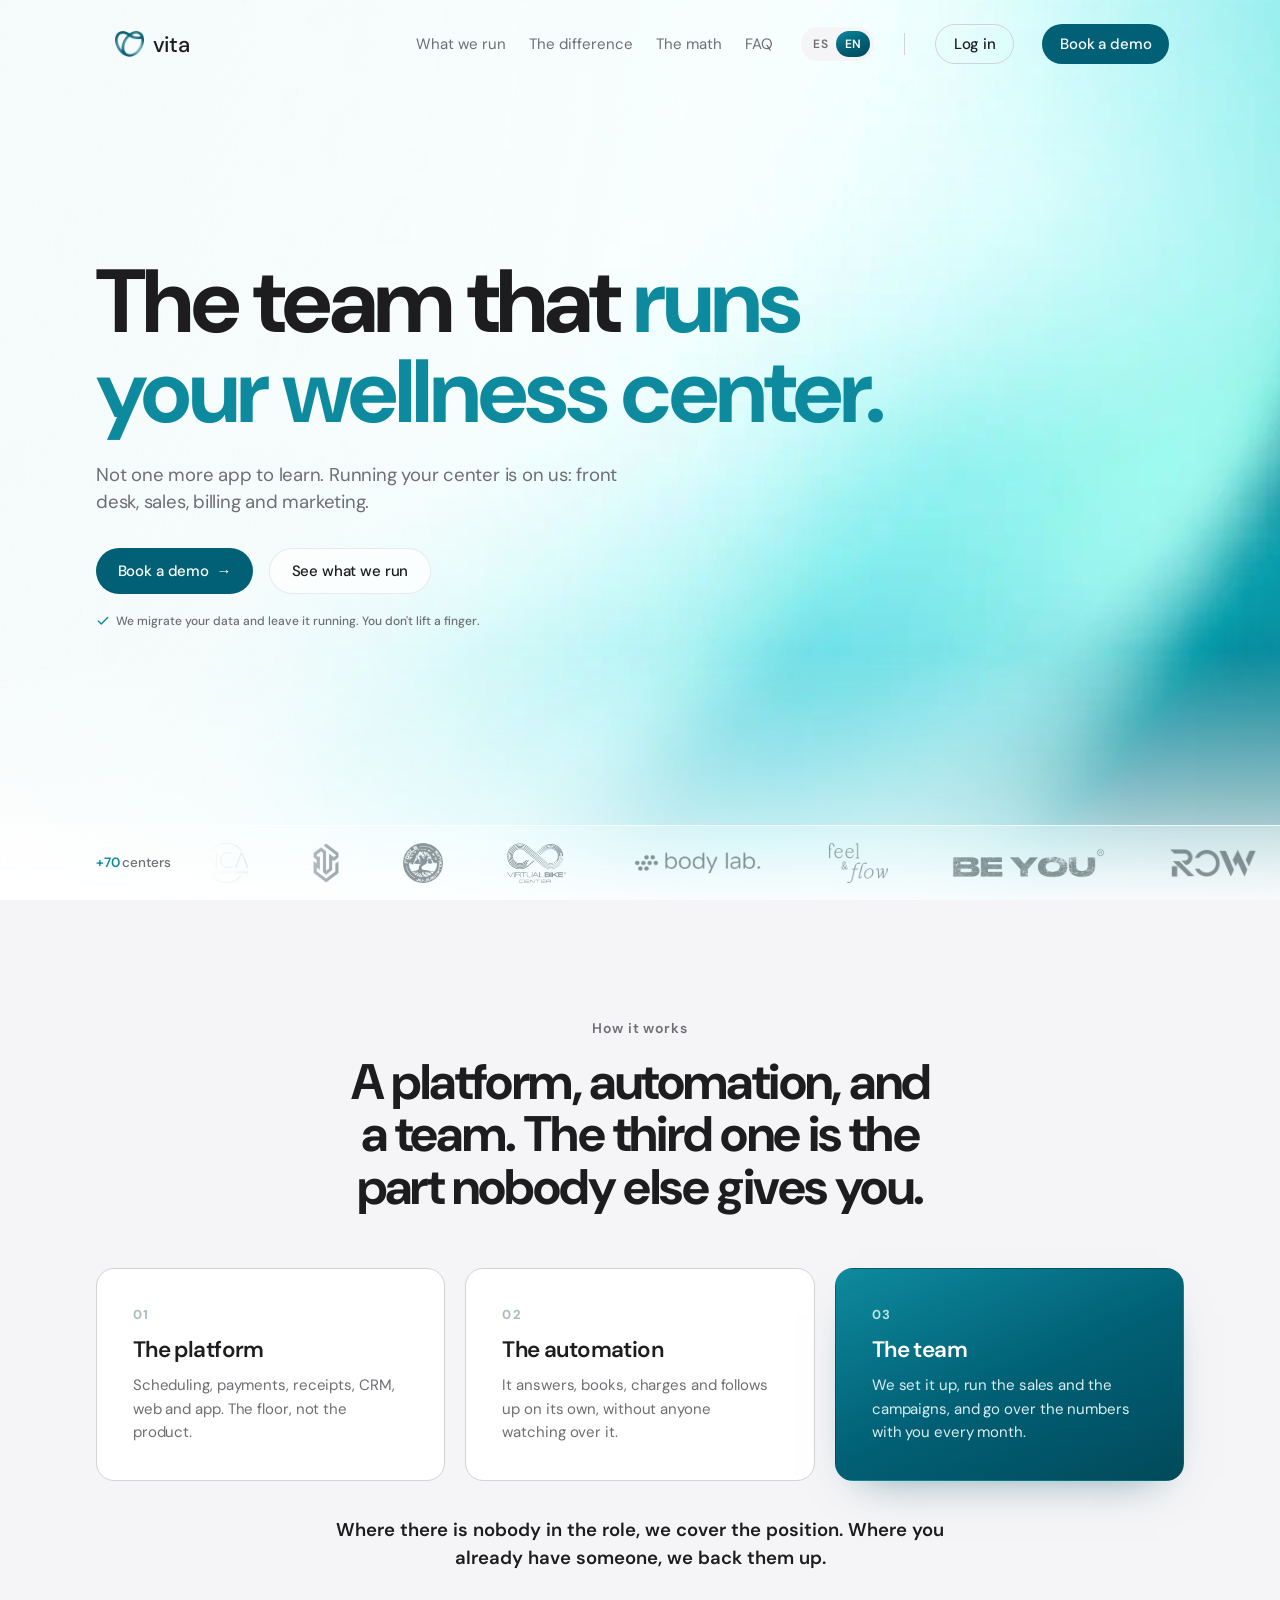
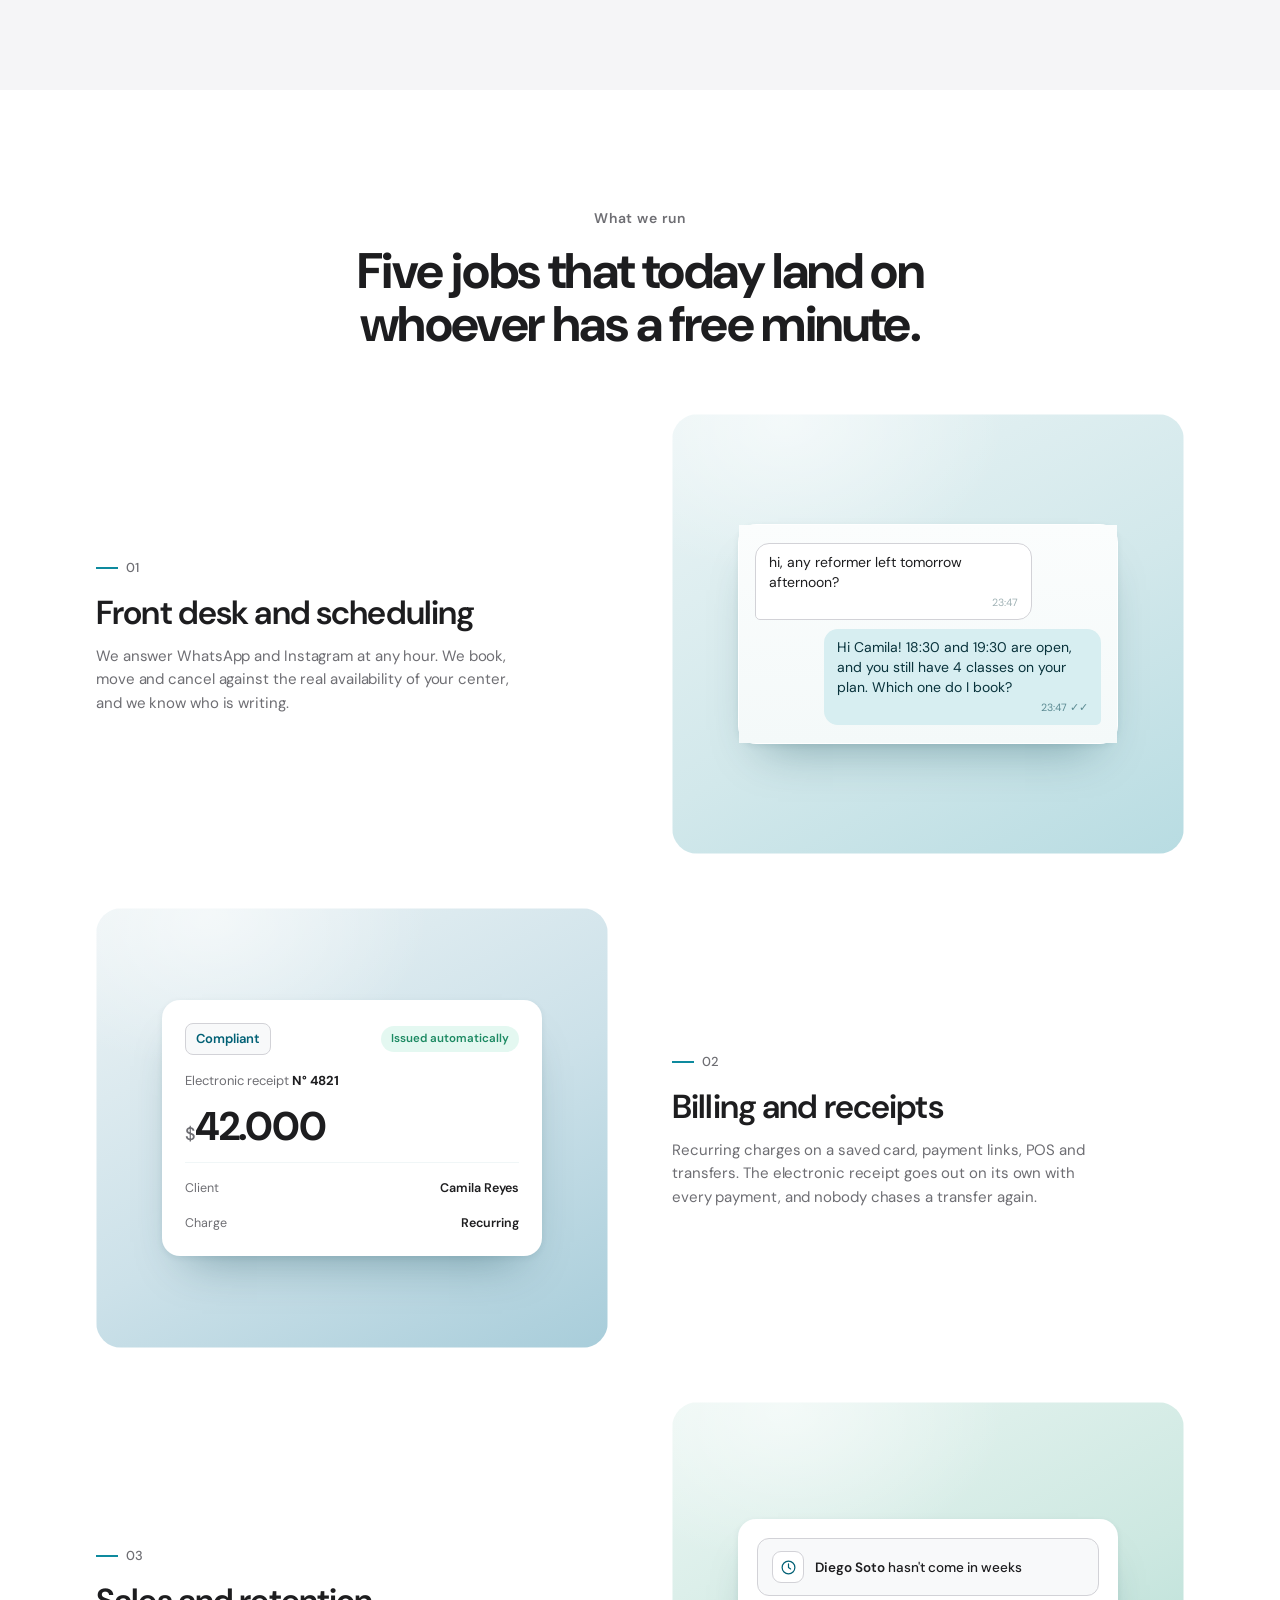
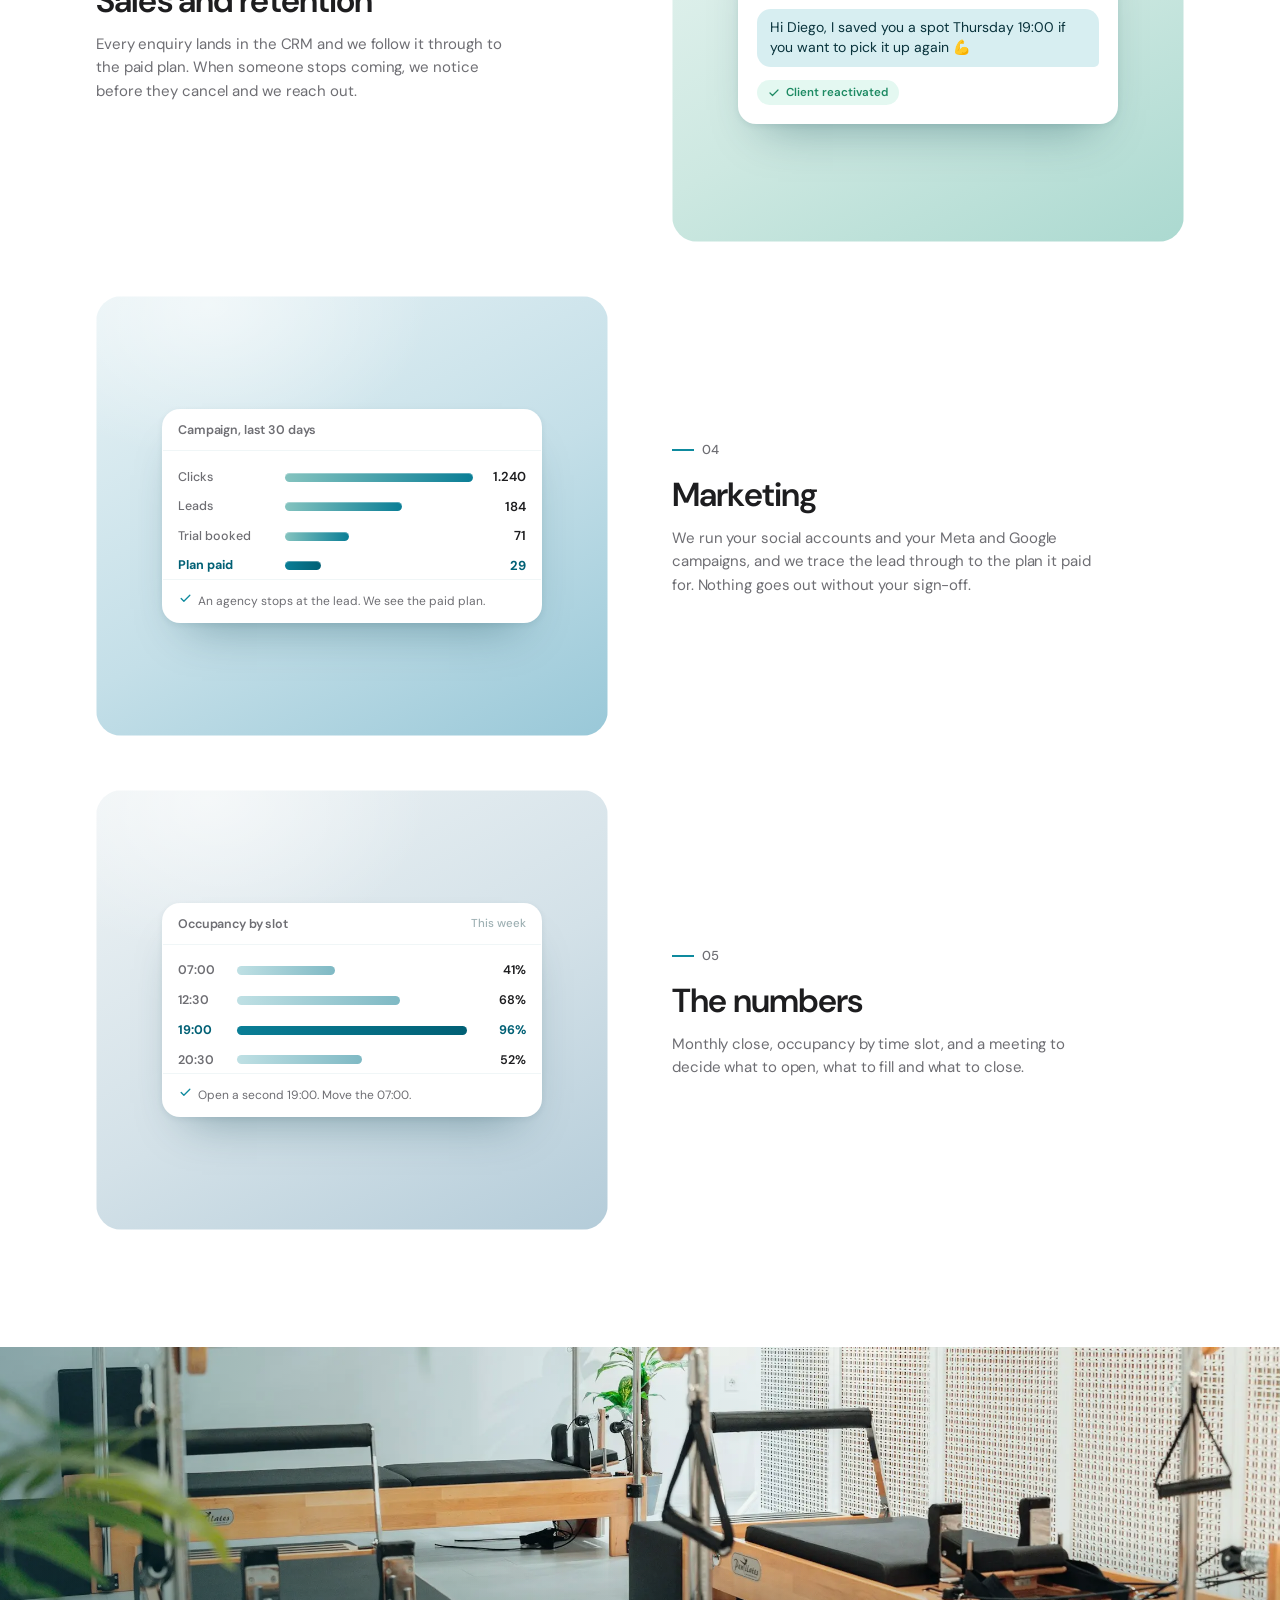
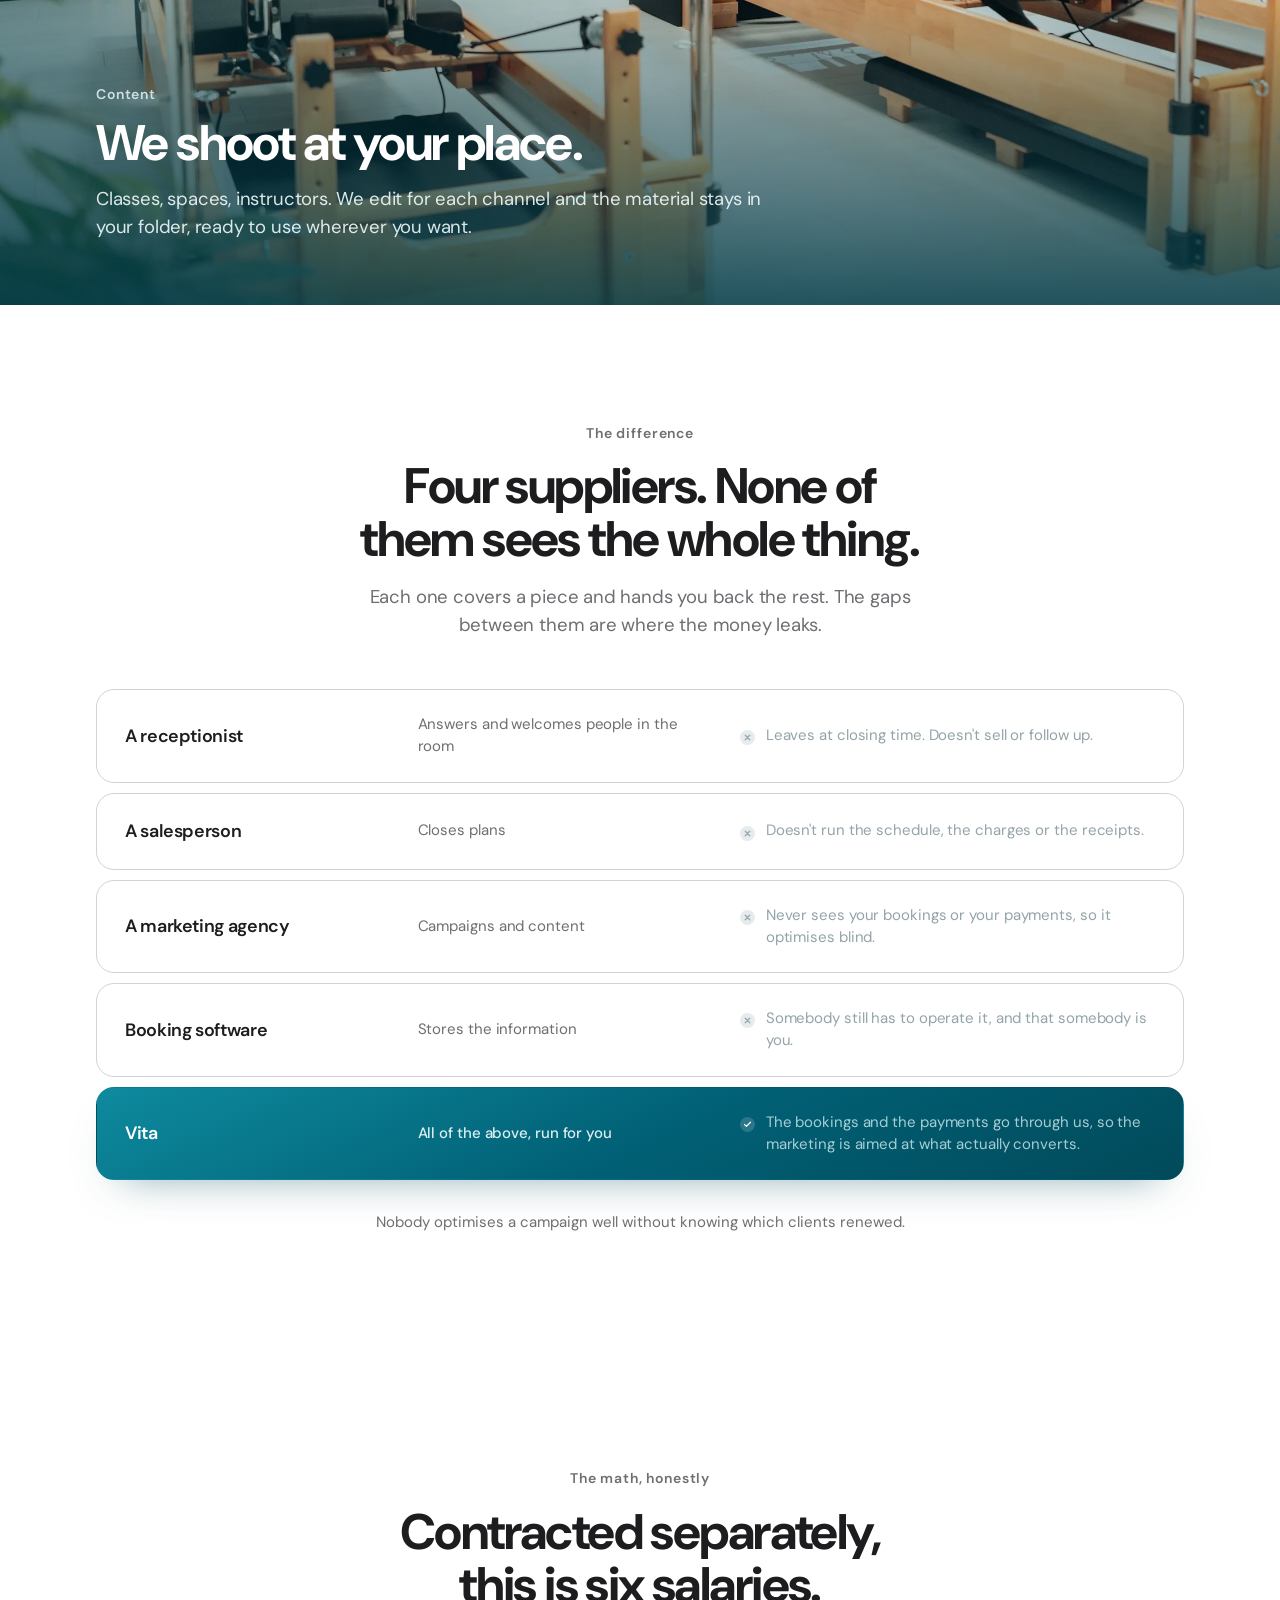
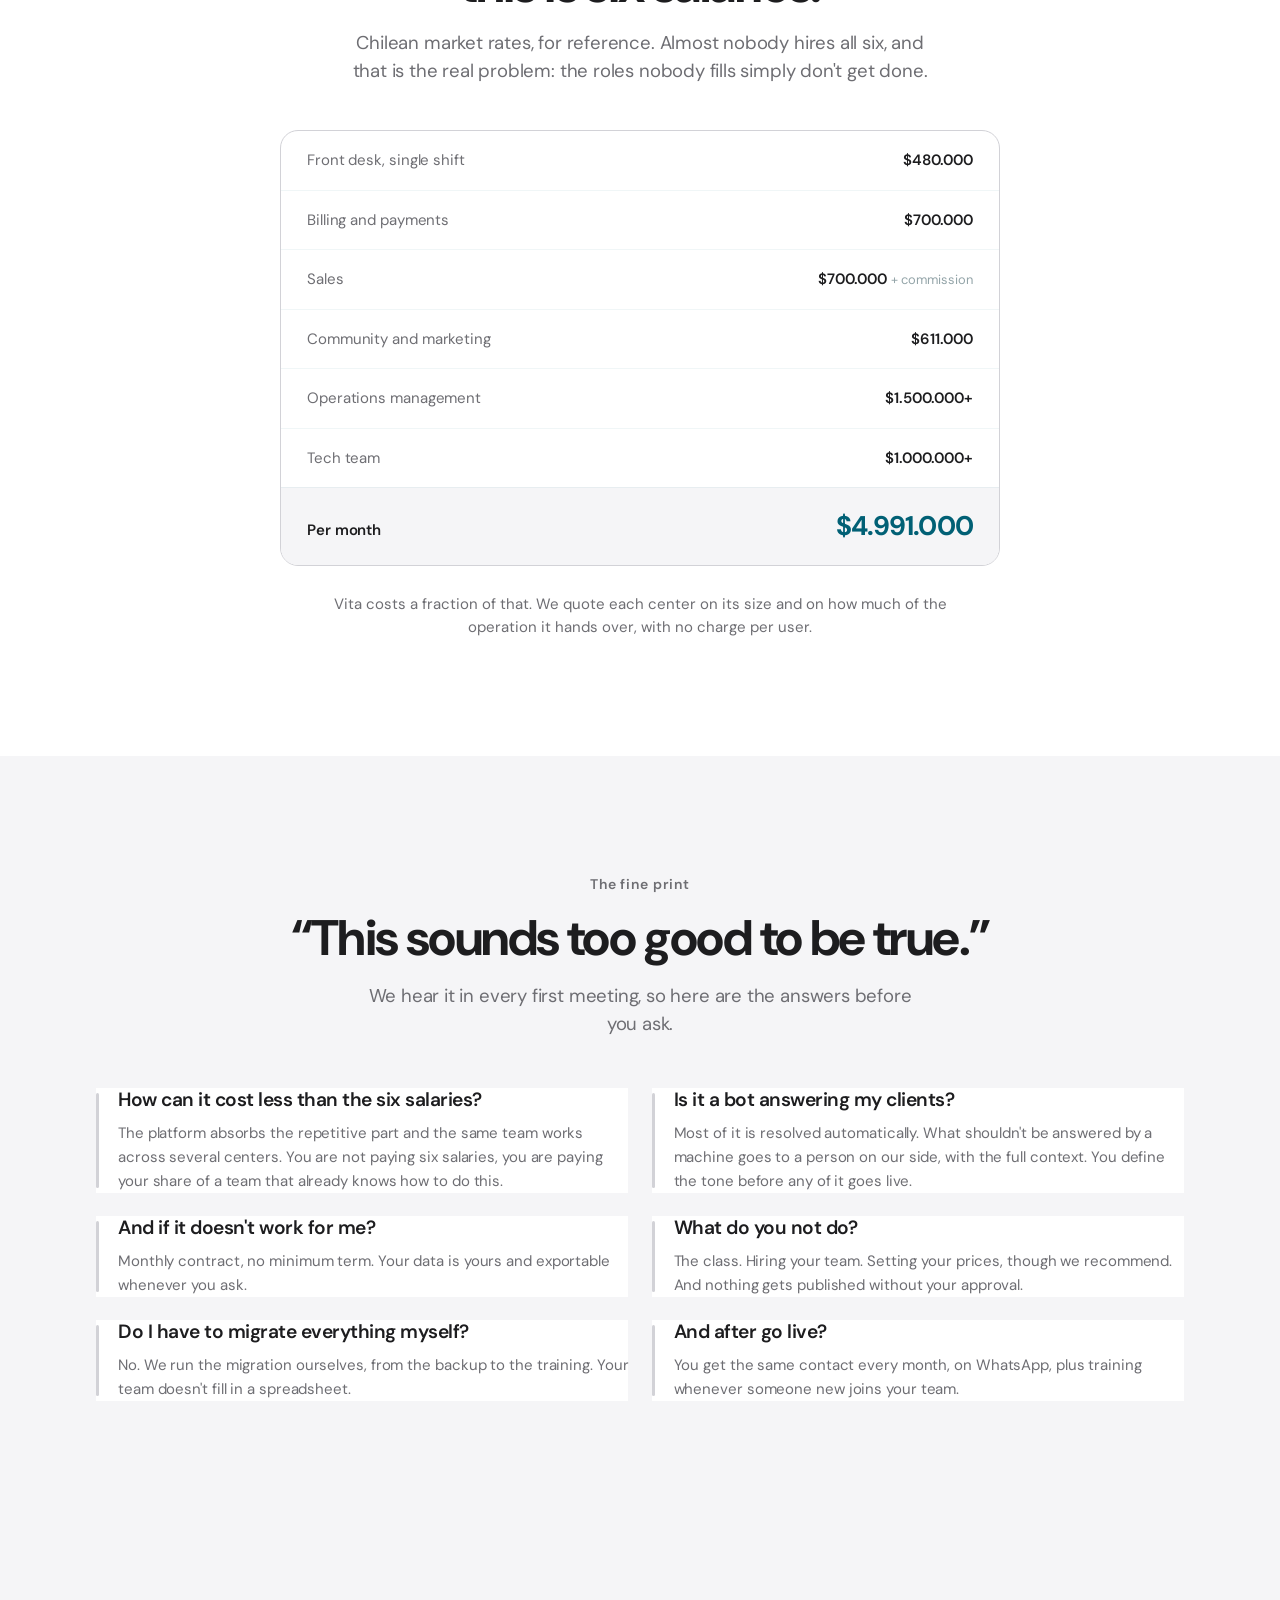
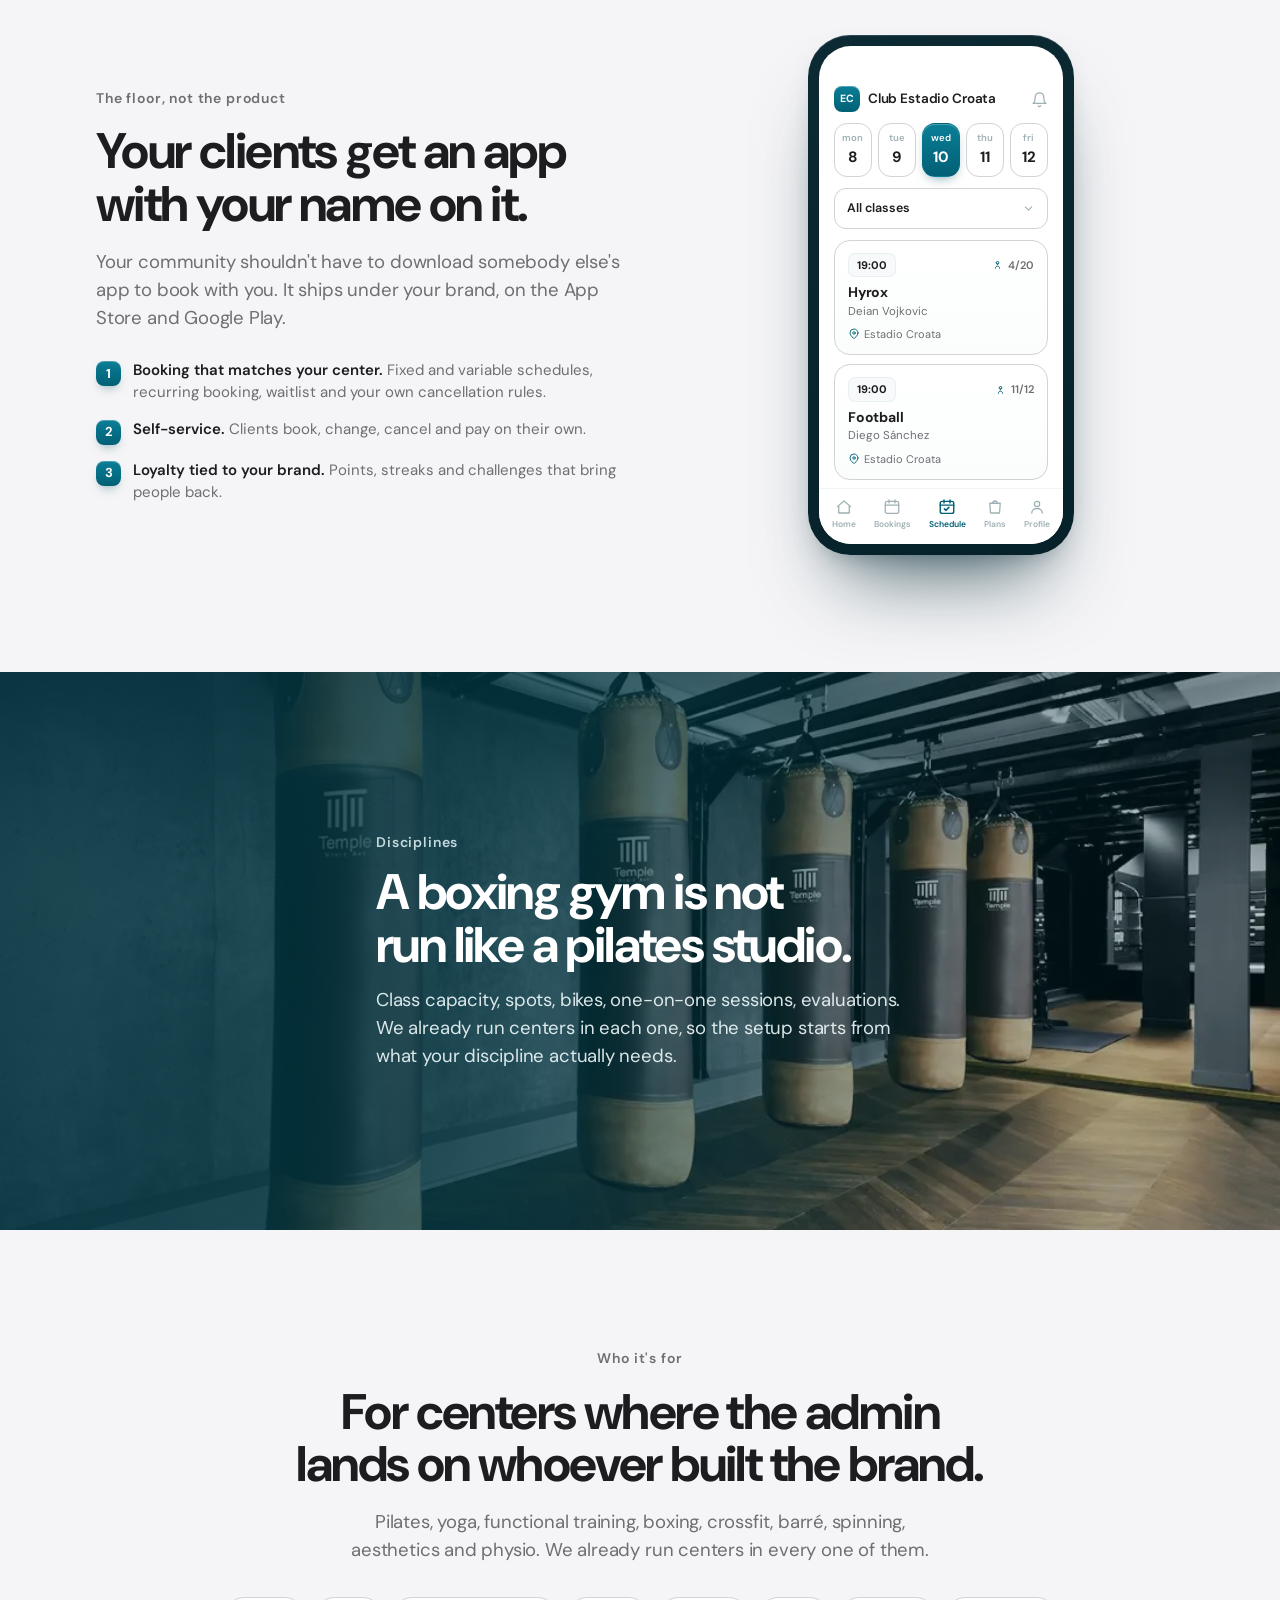
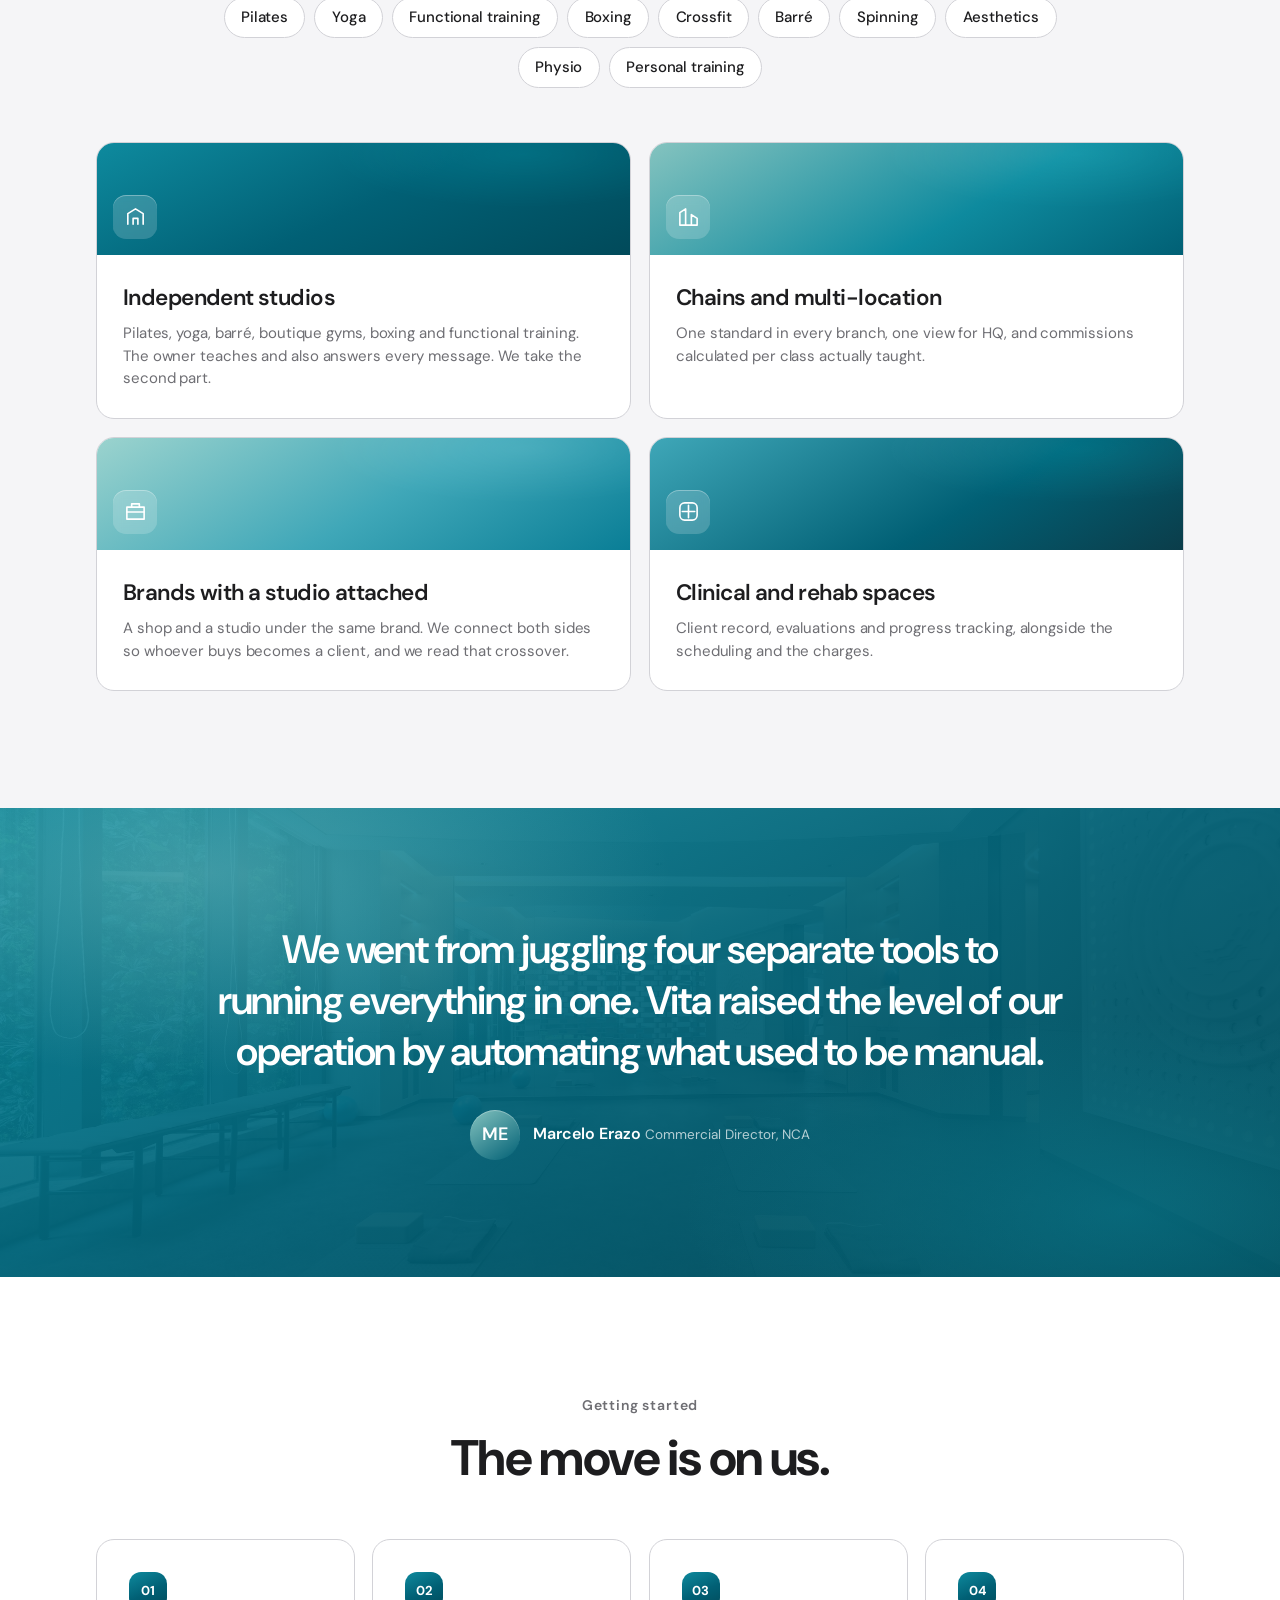
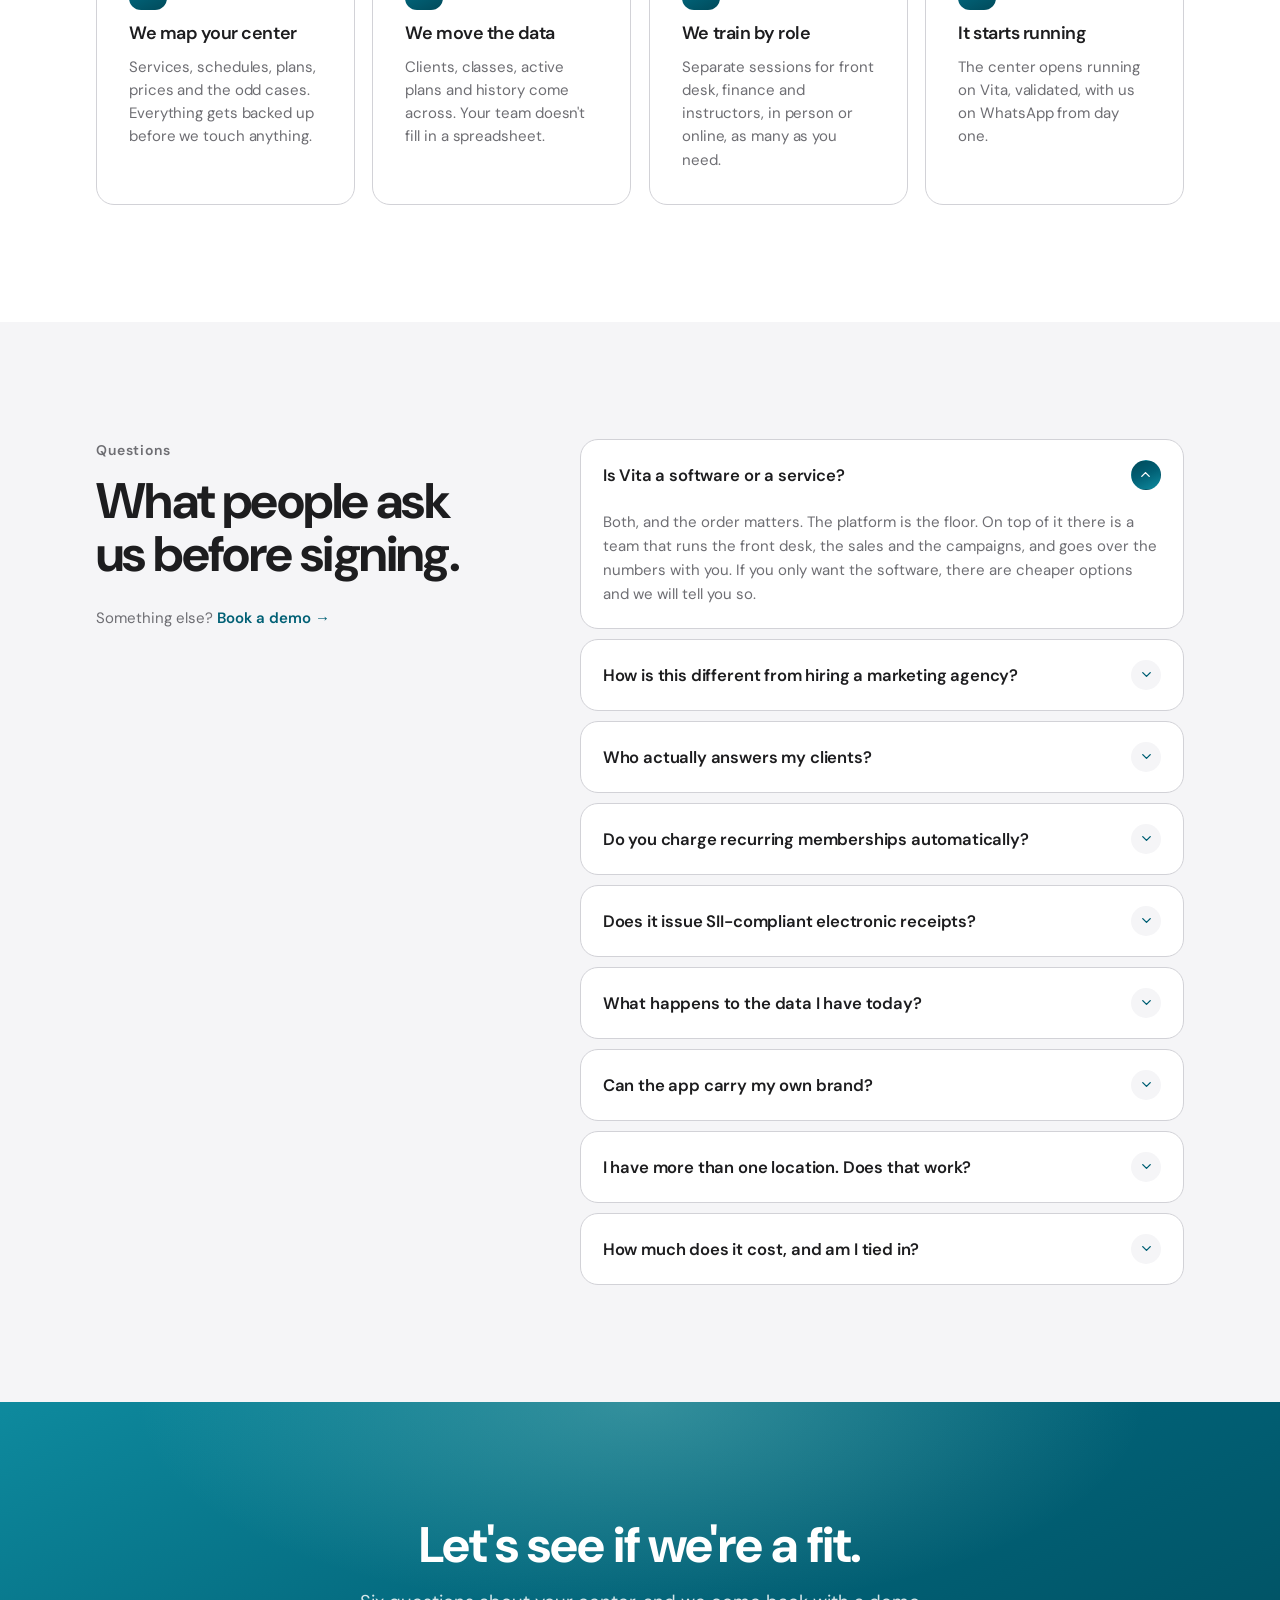
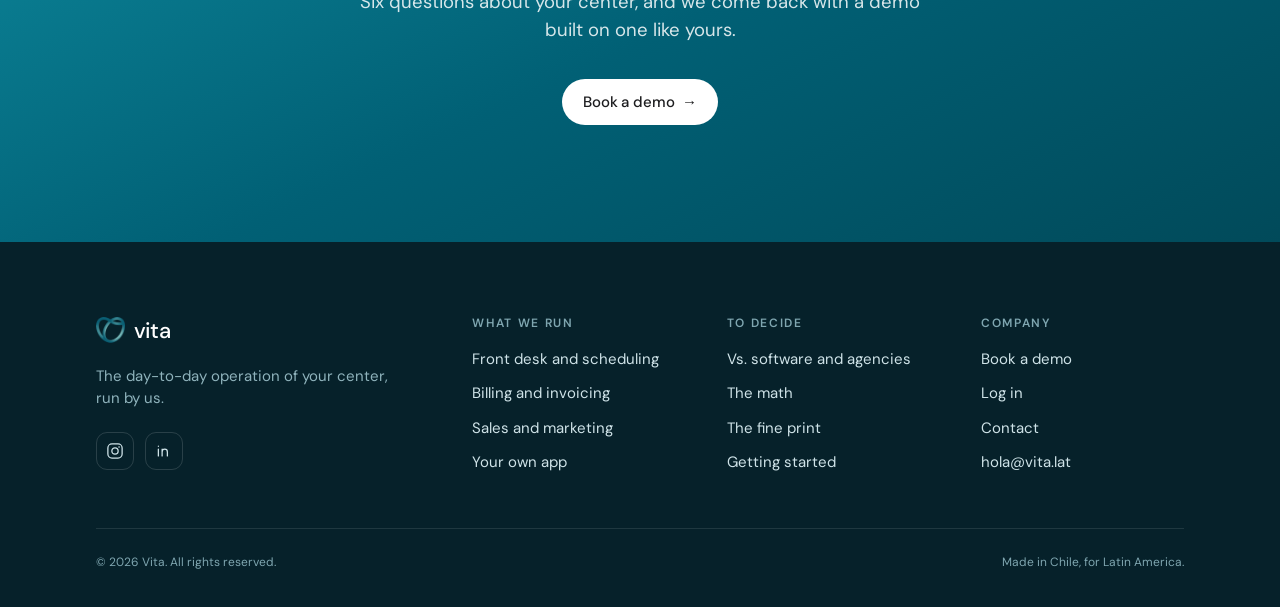
<file: en/index.html>
<!DOCTYPE html>
<html lang="en">
<head>
<meta charset="UTF-8" />
<meta name="viewport" content="width=device-width, initial-scale=1.0" />
<title>Vita | The team that runs your gym or wellness center</title>
<meta name="description" content="Not another piece of software, not an agency: we run your center. Front desk, sales, billing, invoicing and marketing. 70+ centers across Latin America." />
<meta name="keywords" content="gym management software, wellness center software, pilates studio software, class booking system, gym CRM, recurring billing for gyms, WhatsApp booking, white label gym app" />
<meta name="author" content="Vita" />
<meta name="robots" content="index, follow, max-image-preview:large, max-snippet:-1, max-video-preview:-1" />
<meta name="theme-color" content="#016075" />
<meta name="format-detection" content="telephone=no" />
<link rel="canonical" href="https://vita.lat/en/" />
<link rel="alternate" hreflang="es" href="https://vita.lat/" />
<link rel="alternate" hreflang="es-CL" href="https://vita.lat/" />
<link rel="alternate" hreflang="en" href="https://vita.lat/en/" />
<link rel="alternate" hreflang="x-default" href="https://vita.lat/" />

<meta property="og:type" content="website" />
<meta property="og:site_name" content="Vita" />
<meta property="og:locale" content="en_US" />
<meta property="og:url" content="https://vita.lat/en/" />
<meta property="og:title" content="Vita | The team that runs your gym or wellness center" />
<meta property="og:description" content="Not another piece of software, not an agency: we run your center. Front desk, sales, billing, invoicing and marketing. 70+ centers across Latin America." />
<meta property="og:image" content="https://vita.lat/assets/og-image.jpg" />
<meta property="og:image:width" content="1200" />
<meta property="og:image:height" content="630" />
<meta property="og:image:alt" content="Vita, we run your wellness center. Except the class." />
<meta name="twitter:card" content="summary_large_image" />
<meta name="twitter:title" content="Vita | The team that runs your gym or wellness center" />
<meta name="twitter:description" content="Not another piece of software, not an agency: we run your center. Front desk, sales, billing, invoicing and marketing. 70+ centers across Latin America." />
<meta name="twitter:image" content="https://vita.lat/assets/og-image.jpg" />

<link rel="icon" href="../assets/favicon-32.png" sizes="32x32" type="image/png" />
<link rel="icon" href="../assets/icon-192.png" sizes="192x192" type="image/png" />
<link rel="apple-touch-icon" href="../assets/apple-touch-icon.png" />
<link rel="manifest" href="/site.webmanifest" />

<link rel="preload" as="font" type="font/woff2" href="../assets/fonts/dmsans-latin.woff2" crossorigin />
<link rel="preload" as="image" href="../assets/hero-mesh.webp" fetchpriority="high" />
<link rel="stylesheet" href="../assets/vita.css" />

<script type="application/ld+json">{"@context":"https://schema.org","@graph":[{"@type":"Organization","@id":"https://vita.lat/#organization","name":"Vita","url":"https://vita.lat/","logo":{"@type":"ImageObject","url":"https://vita.lat/assets/icon-512.png","width":512,"height":512},"description":"Not another piece of software, not an agency: we run your center. Front desk, sales, billing, invoicing and marketing. 70+ centers across Latin America.","email":"hola@vita.lat","areaServed":[{"@type":"Country","name":"Chile"},{"@type":"Place","name":"Latin America"}],"sameAs":["https://www.instagram.com/vita_software/","https://www.linkedin.com/company/usevita"]},{"@type":"WebSite","@id":"https://vita.lat/#website","url":"https://vita.lat/","name":"Vita","inLanguage":"en","publisher":{"@id":"https://vita.lat/#organization"}},{"@type":"SoftwareApplication","@id":"https://vita.lat/#software","name":"Vita","applicationCategory":"BusinessApplication","operatingSystem":"Web, iOS, Android","url":"https://vita.lat/en/","inLanguage":"en","description":"Not another piece of software, not an agency: we run your center. Front desk, sales, billing, invoicing and marketing. 70+ centers across Latin America.","provider":{"@id":"https://vita.lat/#organization"},"featureList":["Online scheduling and bookings","Recurring billing and payment links","Automatic electronic invoicing","WhatsApp and Instagram sales support","CRM with Meta and Google campaigns","Loyalty and rewards","Reporting and targets per location","White-label client app"],"offers":{"@type":"Offer","priceCurrency":"CLP","availability":"https://schema.org/InStock","url":"https://vita.lat/#agenda"}}]}</script>
<script type="application/ld+json">{"@context":"https://schema.org","@type":"FAQPage","mainEntity":[{"@type":"Question","name":"Is Vita a software or a service?","acceptedAnswer":{"@type":"Answer","text":"Both, and the order matters. The platform is the floor. On top of it there is a team that runs the front desk, the sales and the campaigns, and goes over the numbers with you. If you only want the software, there are cheaper options and we will tell you so."}},{"@type":"Question","name":"How is this different from hiring a marketing agency?","acceptedAnswer":{"@type":"Answer","text":"An agency optimises against what it can see: reach, clicks and leads. It has no access to your bookings or your payments, so it cannot tell you which campaign brought clients who are still paying. We can, because that data runs through us."}},{"@type":"Question","name":"Who actually answers my clients?","acceptedAnswer":{"@type":"Answer","text":"The automation takes the first line on WhatsApp and Instagram: availability, booking, prices, plan status, payment link. Anything it shouldn't answer goes to a person on our side. You define the tone and what must always reach a human."}},{"@type":"Question","name":"Do you charge recurring memberships automatically?","acceptedAnswer":{"@type":"Answer","text":"Yes, on a saved card, like a subscription. We also take payment links, in-app payment, POS, cash and transfers, and it all reconciles in one place."}},{"@type":"Question","name":"Does it issue SII-compliant electronic receipts?","acceptedAnswer":{"@type":"Answer","text":"Yes, issued the moment the payment goes through and reconciled per client and per plan."}},{"@type":"Question","name":"What happens to the data I have today?","acceptedAnswer":{"@type":"Answer","text":"We back everything up first, then run the migration ourselves: clients, classes, active plans and history. From then on the data is yours and exportable whenever you ask."}},{"@type":"Question","name":"Can the app carry my own brand?","acceptedAnswer":{"@type":"Answer","text":"Yes, published under your name on the App Store and Google Play, with your logo and colours. If you later want it built entirely around your center, that is an upgrade and nobody has to download anything again."}},{"@type":"Question","name":"I have more than one location. Does that work?","acceptedAnswer":{"@type":"Answer","text":"Yes. Bookings and payments are centralised, with one view for HQ, permissions per role and targets per branch."}},{"@type":"Question","name":"How much does it cost, and am I tied in?","acceptedAnswer":{"@type":"Answer","text":"We quote on the size of your center and how much of the operation you hand over, with no per-user charge. Monthly contract, no minimum term. Book a demo and we will price your case with the scope written out."}}]}</script>
</head>
<body>
<!-- ===================== NAV ===================== -->
<a class="skip-link" href="#main">Skip to content</a>
<header class="nav" id="nav">
  <div class="wrap">
    <div class="nav-inner">
    <a href="#top" class="brand" aria-label="Vita"><img class="mark" src="../assets/vita-mark.webp" width="26" height="24" alt="" aria-hidden="true" /><span class="wordmark">vita</span></a>
    <nav class="nav-links" aria-label="Main">
      <a href="#equipo" class="lnk">What we run</a>
      <a href="#comparacion" class="lnk">The difference</a>
      <a href="#cuenta" class="lnk">The math</a>
      <a href="#faq" class="lnk">FAQ</a>
    </nav>
    <div class="lang" role="group" aria-label="Language">
      <a href="/" hreflang="es">ES</a>
      <a href="/en/" class="on" hreflang="en">EN</a>
    </div>
    <span class="nav-gap" aria-hidden="true"></span>
    <a href="https://app.vita.lat" class="btn btn-ghost nav-login">Log in</a>
    <a href="#agenda" data-demo class="btn btn-primary nav-cta">Book a demo</a>
    <button class="menu-btn" id="menuBtn" aria-label="Menu" aria-expanded="false"><span></span><span></span><span></span></button>
    </div>
  </div>
</header>

<main id="main">

<!-- ===================== HERO ===================== -->
<section class="hero" id="top">
  <div class="hero-bg" aria-hidden="true"></div>
  <div class="hero-color" aria-hidden="true"></div>
  <div class="hero-sheen" aria-hidden="true"></div>
  <div class="hero-veil" aria-hidden="true"></div>
  <div class="hero-fade" aria-hidden="true"></div>
  <div class="wrap">
    <div class="hero-grid">
      <div class="hero-copy">
        <h1 class="display reveal">The team that <span class='accent'>runs your wellness center.</span></h1>
        <p class="subhead reveal">Not one more app to learn. Running your center is on us: front desk, sales, billing and marketing.</p>
        <div class="hero-cta reveal">
          <a href="#agenda" data-demo class="btn btn-primary">Book a demo <span class='arr'>&rarr;</span></a>
          <a href="#equipo" class="btn btn-ghost hero-alt">See what we run</a>
        </div>
        <p class="microproof reveal"><span class="ck" aria-hidden="true"><svg width="14" height="14" viewBox="0 0 24 24" fill="none" stroke="currentColor" stroke-width="2.4" stroke-linecap="round" stroke-linejoin="round"><path d="M20 6 9 17l-5-5"/></svg></span><span>We migrate your data and leave it running. You don't lift a finger.</span></p>
      </div>
    </div>
  </div>
  <div class="hero-logos reveal">
    <div class="wrap">
      <div class="hero-logos-row">
        <span class="hl-label"><b>+70</b> <span>centers</span></span>
        <div class="marquee-mask">
          <div class="marquee-track">
            <span class="logo-item tall"><img src="../assets/logos/nca.webp" width="110" height="99" alt="NCA" loading="lazy" decoding="async" /></span>
            <span class="logo-item tall"><img src="../assets/logos/habana.webp" width="68" height="105" alt="Habana Boxing" loading="lazy" decoding="async" /></span>
            <span class="logo-item tall"><img src="../assets/logos/roots.webp" width="110" height="110" alt="Roots" loading="lazy" decoding="async" /></span>
            <span class="logo-item tall"><img src="../assets/logos/virtualbike.webp" width="110" height="75" alt="Virtual Bike" loading="lazy" decoding="async" /></span>
            <span class="logo-item"><img src="../assets/logos/bodylab.webp" width="91" height="20" alt="body lab." loading="lazy" decoding="async" /></span>
            <span class="logo-item tall"><img src="../assets/logos/feelflow.webp" width="70" height="48" alt="feel &amp; flow" loading="lazy" decoding="async" /></span>
            <span class="logo-item"><img src="../assets/logos/beyou.webp" width="220" height="43" alt="BE YOU" loading="lazy" decoding="async" /></span>
            <span class="logo-item"><img src="../assets/logos/rcw.webp" width="187" height="64" alt="RCW" loading="lazy" decoding="async" /></span>
            <span class="logo-item lg-sep"><span class="lg-dot"></span></span>
            <span class="logo-item tall" aria-hidden="true"><img src="../assets/logos/nca.webp" width="110" height="99" alt="" loading="lazy" decoding="async" /></span>
            <span class="logo-item tall" aria-hidden="true"><img src="../assets/logos/habana.webp" width="68" height="105" alt="" loading="lazy" decoding="async" /></span>
            <span class="logo-item tall" aria-hidden="true"><img src="../assets/logos/roots.webp" width="110" height="110" alt="" loading="lazy" decoding="async" /></span>
            <span class="logo-item tall" aria-hidden="true"><img src="../assets/logos/virtualbike.webp" width="110" height="75" alt="" loading="lazy" decoding="async" /></span>
            <span class="logo-item" aria-hidden="true"><img src="../assets/logos/bodylab.webp" width="91" height="20" alt="" loading="lazy" decoding="async" /></span>
            <span class="logo-item tall" aria-hidden="true"><img src="../assets/logos/feelflow.webp" width="70" height="48" alt="" loading="lazy" decoding="async" /></span>
            <span class="logo-item" aria-hidden="true"><img src="../assets/logos/beyou.webp" width="220" height="43" alt="" loading="lazy" decoding="async" /></span>
            <span class="logo-item" aria-hidden="true"><img src="../assets/logos/rcw.webp" width="187" height="64" alt="" loading="lazy" decoding="async" /></span>
            <span class="logo-item lg-sep"><span class="lg-dot"></span></span>
          </div>
        </div>
      </div>
    </div>
  </div>
</section>

<!-- ===================== THREE LAYERS ===================== -->
<section class="block bg-soft" id="capas">
  <div class="wrap">
    <div class="sec-head reveal">
      <span class="sec-eyebrow">How it works</span>
      <h2 class="h2">A platform, automation, and a team. The third one is the part nobody else gives you.</h2>
    </div>
    <div class="layers">
      <article class="layer reveal">
        <span class="layer-n">01</span>
        <h3>The platform</h3>
        <p>Scheduling, payments, receipts, CRM, web and app. The floor, not the product.</p>
      </article>
      <article class="layer reveal">
        <span class="layer-n">02</span>
        <h3>The automation</h3>
        <p>It answers, books, charges and follows up on its own, without anyone watching over it.</p>
      </article>
      <article class="layer reveal is-key">
        <span class="layer-n">03</span>
        <h3>The team</h3>
        <p>We set it up, run the sales and the campaigns, and go over the numbers with you every month.</p>
      </article>
    </div>
    <p class="layers-note reveal"><b>Where there is nobody in the role, we cover the position. Where you already have someone, we back them up.</b></p>
  </div>
</section>

<!-- ===================== WHAT WE RUN ===================== -->
<section class="block" id="equipo">
  <div class="wrap">
    <div class="sec-head reveal">
      <span class="sec-eyebrow">What we run</span>
      <h2 class="h2">Five jobs that today land on whoever has a free minute.</h2>
    </div>

    <div class="act-rows">
      <div class="act-row reveal">
        <div class="act-copy">
          <span class="act-step">01</span>
          <h3>Front desk and scheduling</h3>
          <p class="desc">We answer WhatsApp and Instagram at any hour. We book, move and cancel against the real availability of your center, and we know who is writing.</p>
        </div>
        <div class="act-visual">
          <div class="mock">
            <div class="chat-body">
              <div class="bub in"><span>hi, any reformer left tomorrow afternoon?</span><span class="ts">23:47</span></div>
              <div class="bub out"><span>Hi Camila! 18:30 and 19:30 are open, and you still have 4 classes on your plan. Which one do I book?</span><span class="ts">23:47 ✓✓</span></div>
            </div>
          </div>
        </div>
      </div>

      <div class="act-row flip reveal">
        <div class="act-copy">
          <span class="act-step">02</span>
          <h3>Billing and receipts</h3>
          <p class="desc">Recurring charges on a saved card, payment links, POS and transfers. The electronic receipt goes out on its own with every payment, and nobody chases a transfer again.</p>
        </div>
        <div class="act-visual">
          <div class="mock inv">
            <div class="inv-top">
              <span class="inv-sii"><span>Compliant</span></span>
              <span class="inv-emit">Issued automatically</span>
            </div>
            <div class="inv-no"><span>Electronic receipt</span> <b>N° 4821</b></div>
            <div class="inv-amt"><span>$</span>42.000</div>
            <div class="inv-div"></div>
            <div class="inv-meta"><span>Client</span><b>Camila Reyes</b></div>
            <div class="inv-meta"><span>Charge</span><b>Recurring</b></div>
          </div>
        </div>
      </div>

      <div class="act-row reveal">
        <div class="act-copy">
          <span class="act-step">03</span>
          <h3>Sales and retention</h3>
          <p class="desc">Every enquiry lands in the CRM and we follow it through to the paid plan. When someone stops coming, we notice before they cancel and we reach out.</p>
        </div>
        <div class="act-visual">
          <div class="mock wb">
            <div class="wb-alert">
              <div class="wa-ic"><svg viewBox="0 0 24 24" fill="none" stroke="currentColor" stroke-linecap="round" stroke-linejoin="round"><circle cx="12" cy="12" r="9"/><path d="M12 7v5l3 2"/></svg></div>
              <div class="wt"><b>Diego Soto</b> <span>hasn't come in weeks</span></div>
            </div>
            <div class="bub out" style="max-width:100%;align-self:stretch"><span>Hi Diego, I saved you a spot Thursday 19:00 if you want to pick it up again 💪</span></div>
            <span class="wb-tag"><svg width="12" height="12" viewBox="0 0 24 24" fill="none" stroke="currentColor" stroke-width="2.4" stroke-linecap="round" stroke-linejoin="round"><path d="M20 6 9 17l-5-5"/></svg><span>Client reactivated</span></span>
          </div>
        </div>
      </div>

      <div class="act-row flip reveal">
        <div class="act-copy">
          <span class="act-step">04</span>
          <h3>Marketing</h3>
          <p class="desc">We run your social accounts and your Meta and Google campaigns, and we trace the lead through to the plan it paid for. Nothing goes out without your sign-off.</p>
        </div>
        <div class="act-visual">
          <div class="mock">
            <div class="mock-bar"><span class="mb-title">Campaign, last 30 days</span></div>
            <div class="funnel">
              <div class="fn-row"><span class="fn-k">Clicks</span><span class="fn-bar" style="--w:100%"></span><span class="fn-v">1.240</span></div>
              <div class="fn-row"><span class="fn-k">Leads</span><span class="fn-bar" style="--w:62%"></span><span class="fn-v">184</span></div>
              <div class="fn-row"><span class="fn-k">Trial booked</span><span class="fn-bar" style="--w:34%"></span><span class="fn-v">71</span></div>
              <div class="fn-row is-end"><span class="fn-k">Plan paid</span><span class="fn-bar" style="--w:19%"></span><span class="fn-v">29</span></div>
            </div>
            <div class="mock-foot"><span class="ck" aria-hidden="true"><svg width="13" height="13" viewBox="0 0 24 24" fill="none" stroke="currentColor" stroke-width="2.4" stroke-linecap="round" stroke-linejoin="round"><path d="M20 6 9 17l-5-5"/></svg></span><span>An agency stops at the lead. We see the paid plan.</span></div>
          </div>
        </div>
      </div>

      <div class="act-row flip reveal">
        <div class="act-copy">
          <span class="act-step">05</span>
          <h3>The numbers</h3>
          <p class="desc">Monthly close, occupancy by time slot, and a meeting to decide what to open, what to fill and what to close.</p>
        </div>
        <div class="act-visual">
          <div class="mock">
            <div class="mock-bar"><span class="mb-title">Occupancy by slot</span><span class="mb-right">This week</span></div>
            <div class="occ">
              <div class="occ-row"><span class="occ-k">07:00</span><span class="occ-bar" style="--w:41%"></span><span class="occ-v">41%</span></div>
              <div class="occ-row"><span class="occ-k">12:30</span><span class="occ-bar" style="--w:68%"></span><span class="occ-v">68%</span></div>
              <div class="occ-row is-hot"><span class="occ-k">19:00</span><span class="occ-bar" style="--w:96%"></span><span class="occ-v">96%</span></div>
              <div class="occ-row"><span class="occ-k">20:30</span><span class="occ-bar" style="--w:52%"></span><span class="occ-v">52%</span></div>
            </div>
            <div class="mock-foot"><span class="ck" aria-hidden="true"><svg width="13" height="13" viewBox="0 0 24 24" fill="none" stroke="currentColor" stroke-width="2.4" stroke-linecap="round" stroke-linejoin="round"><path d="M20 6 9 17l-5-5"/></svg></span><span>Open a second 19:00. Move the 07:00.</span></div>
          </div>
        </div>
      </div>
    </div>
  </div>
</section>

<!-- ===================== BANDA · CONTENIDO ===================== -->
<section class="band" id="contenido">
  <img class="band-img" src="../assets/photos/estudio.webp" width="2400" height="1000" alt="Sala de pilates con reformers" loading="lazy" decoding="async" />
  <div class="band-tint" aria-hidden="true"></div>
  <div class="wrap band-inner">
    <span class="sec-eyebrow reveal">Content</span>
    <h2 class="h2 reveal">We shoot at your place.</h2>
    <p class="reveal">Classes, spaces, instructors. We edit for each channel and the material stays in your folder, ready to use wherever you want.</p>
  </div>
</section>

<!-- ===================== COMPARISON ===================== -->
<section class="block cmp-block bg-tint" id="comparacion">
  <div class="wrap">
    <div class="sec-head reveal">
      <span class="sec-eyebrow">The difference</span>
      <h2 class="h2">Four suppliers. None of them sees the whole thing.</h2>
      <p class="sec-sub">Each one covers a piece and hands you back the rest. The gaps between them are where the money leaks.</p>
    </div>

    <div class="vs">
      <div class="vs-row reveal">
        <span class="vs-who">A receptionist</span>
        <span class="vs-yes">Answers and welcomes people in the room</span>
        <span class="vs-no">Leaves at closing time. Doesn't sell or follow up.</span>
      </div>
      <div class="vs-row reveal">
        <span class="vs-who">A salesperson</span>
        <span class="vs-yes">Closes plans</span>
        <span class="vs-no">Doesn't run the schedule, the charges or the receipts.</span>
      </div>
      <div class="vs-row reveal">
        <span class="vs-who">A marketing agency</span>
        <span class="vs-yes">Campaigns and content</span>
        <span class="vs-no">Never sees your bookings or your payments, so it optimises blind.</span>
      </div>
      <div class="vs-row reveal">
        <span class="vs-who">Booking software</span>
        <span class="vs-yes">Stores the information</span>
        <span class="vs-no">Somebody still has to operate it, and that somebody is you.</span>
      </div>
      <div class="vs-row is-us reveal">
        <span class="vs-who">Vita</span>
        <span class="vs-yes">All of the above, run for you</span>
        <span class="vs-no">The bookings and the payments go through us, so the marketing is aimed at what actually converts.</span>
      </div>
    </div>

    <p class="cmp-note reveal">Nobody optimises a campaign well without knowing which clients renewed.</p>
  </div>
</section>

<!-- ===================== THE MATH ===================== -->
<section class="block" id="cuenta">
  <div class="wrap">
    <div class="sec-head reveal">
      <span class="sec-eyebrow">The math, honestly</span>
      <h2 class="h2">Contracted separately, this is six salaries.</h2>
      <p class="sec-sub">Chilean market rates, for reference. Almost nobody hires all six, and that is the real problem: the roles nobody fills simply don't get done.</p>
    </div>
    <div class="roles reveal">
      <div class="role-row"><span class="role-k">Front desk, single shift</span><span class="role-v">$480.000</span></div>
      <div class="role-row"><span class="role-k">Billing and payments</span><span class="role-v">$700.000</span></div>
      <div class="role-row"><span class="role-k">Sales</span><span class="role-v">$700.000 <em>+ commission</em></span></div>
      <div class="role-row"><span class="role-k">Community and marketing</span><span class="role-v">$611.000</span></div>
      <div class="role-row"><span class="role-k">Operations management</span><span class="role-v">$1.500.000+</span></div>
      <div class="role-row"><span class="role-k">Tech team</span><span class="role-v">$1.000.000+</span></div>
      <div class="role-row role-total"><span class="role-k">Per month</span><span class="role-v">$4.991.000</span></div>
    </div>
    <p class="roles-note reveal">Vita costs a fraction of that. We quote each center on its size and on how much of the operation it hands over, with no charge per user.</p>
  </div>
</section>

<!-- ===================== TOO GOOD TO BE TRUE ===================== -->
<section class="block bg-glow" id="letrachica">
  <div class="wrap">
    <div class="sec-head reveal">
      <span class="sec-eyebrow">The fine print</span>
      <h2 class="h2">&ldquo;This sounds too good to be true.&rdquo;</h2>
      <p class="sec-sub">We hear it in every first meeting, so here are the answers before you ask.</p>
    </div>
    <div class="honest">
      <div class="hn reveal">
        <h3>How can it cost less than the six salaries?</h3>
        <p>The platform absorbs the repetitive part and the same team works across several centers. You are not paying six salaries, you are paying your share of a team that already knows how to do this.</p>
      </div>
      <div class="hn reveal">
        <h3>Is it a bot answering my clients?</h3>
        <p>Most of it is resolved automatically. What shouldn't be answered by a machine goes to a person on our side, with the full context. You define the tone before any of it goes live.</p>
      </div>
      <div class="hn reveal">
        <h3>And if it doesn't work for me?</h3>
        <p>Monthly contract, no minimum term. Your data is yours and exportable whenever you ask.</p>
      </div>
      <div class="hn reveal">
        <h3>What do you not do?</h3>
        <p>The class. Hiring your team. Setting your prices, though we recommend. And nothing gets published without your approval.</p>
      </div>
      <div class="hn reveal">
        <h3>Do I have to migrate everything myself?</h3>
        <p>No. We run the migration ourselves, from the backup to the training. Your team doesn't fill in a spreadsheet.</p>
      </div>
      <div class="hn reveal">
        <h3>And after go live?</h3>
        <p>You get the same contact every month, on WhatsApp, plus training whenever someone new joins your team.</p>
      </div>
    </div>
  </div>
</section>

<!-- ===================== CLIENT APP ===================== -->
<section class="block bg-tint" id="app">
  <div class="wrap">
    <div class="boutique-grid">
      <div class="boutique-copy reveal">
        <span class="sec-eyebrow">The floor, not the product</span>
        <h2 class="h2">Your clients get an app with your name on it.</h2>
        <p class="sec-sub">Your community shouldn't have to download somebody else's app to book with you. It ships under your brand, on the App Store and Google Play.</p>
        <div class="feat-list">
          <div class="feat"><span class="fk">1</span><span><b>Booking that matches your center. </b><span class="ft-sub">Fixed and variable schedules, recurring booking, waitlist and your own cancellation rules.</span></span></div>
          <div class="feat"><span class="fk">2</span><span><b>Self-service. </b><span class="ft-sub">Clients book, change, cancel and pay on their own.</span></span></div>
          <div class="feat"><span class="fk">3</span><span><b>Loyalty tied to your brand. </b><span class="ft-sub">Points, streaks and challenges that bring people back.</span></span></div>
          
        </div>
      </div>
      <div class="phone-wrap reveal">
        <div class="phone">
          <div class="phone-notch" aria-hidden="true"></div>
          <div class="phone-screen">
            <div class="appui">
              <div class="app-head">
                <span class="ah-logo">EC</span>
                <span class="ah-name">Club Estadio Croata</span>
                <svg class="ah-bell" viewBox="0 0 24 24" fill="none" stroke="currentColor" stroke-width="1.8" stroke-linecap="round" stroke-linejoin="round"><path d="M18 8.5a6 6 0 0 0-12 0c0 7-3 9-3 9h18s-3-2-3-9"/><path d="M13.7 21a2 2 0 0 1-3.4 0"/></svg>
              </div>
              <div class="app-dates">
                <div class="dpill"><span class="dn">mon</span><span class="dd">8</span></div>
                <div class="dpill"><span class="dn">tue</span><span class="dd">9</span></div>
                <div class="dpill active"><span class="dn">wed</span><span class="dd">10</span></div>
                <div class="dpill"><span class="dn">thu</span><span class="dd">11</span></div>
                <div class="dpill"><span class="dn">fri</span><span class="dd">12</span></div>
              </div>
              <div class="app-filter"><span>All classes</span><svg viewBox="0 0 24 24" fill="none" stroke="currentColor" stroke-width="2" stroke-linecap="round" stroke-linejoin="round"><path d="m6 9 6 6 6-6"/></svg></div>
              <div class="app-list">
                <div class="app-card">
                  <div class="ac-top"><span class="ac-time">19:00</span><span class="ac-cap"><svg viewBox="0 0 24 24" fill="none" stroke="currentColor" stroke-width="1.8" stroke-linecap="round" stroke-linejoin="round"><path d="M16 19c0-2.2-1.8-4-4-4s-4 1.8-4 4M12 11.5a2.5 2.5 0 1 0 0-5 2.5 2.5 0 0 0 0 5z"/></svg>4/20</span></div>
                  <div class="ac-title">Hyrox</div>
                  <div class="ac-coach">Deian Vojkovic</div>
                  <div class="ac-loc"><svg viewBox="0 0 24 24" fill="none" stroke="currentColor" stroke-width="1.8" stroke-linecap="round" stroke-linejoin="round"><path d="M20 10c0 6-8 11-8 11s-8-5-8-11a8 8 0 0 1 16 0z"/><circle cx="12" cy="10" r="2.5"/></svg>Estadio Croata</div>
                </div>
                <div class="app-card">
                  <div class="ac-top"><span class="ac-time">19:00</span><span class="ac-cap"><svg viewBox="0 0 24 24" fill="none" stroke="currentColor" stroke-width="1.8" stroke-linecap="round" stroke-linejoin="round"><path d="M16 19c0-2.2-1.8-4-4-4s-4 1.8-4 4M12 11.5a2.5 2.5 0 1 0 0-5 2.5 2.5 0 0 0 0 5z"/></svg>11/12</span></div>
                  <div class="ac-title">Football</div>
                  <div class="ac-coach">Diego Sánchez</div>
                  <div class="ac-loc"><svg viewBox="0 0 24 24" fill="none" stroke="currentColor" stroke-width="1.8" stroke-linecap="round" stroke-linejoin="round"><path d="M20 10c0 6-8 11-8 11s-8-5-8-11a8 8 0 0 1 16 0z"/><circle cx="12" cy="10" r="2.5"/></svg>Estadio Croata</div>
                </div>
              </div>
              <div class="app-nav">
                <span class="anav"><svg viewBox="0 0 24 24" fill="none" stroke="currentColor" stroke-width="1.7" stroke-linecap="round" stroke-linejoin="round"><path d="M3 11.5 12 4l9 7.5M5 10v10h14V10"/></svg><span>Home</span></span>
                <span class="anav"><svg viewBox="0 0 24 24" fill="none" stroke="currentColor" stroke-width="1.7" stroke-linecap="round" stroke-linejoin="round"><rect x="3" y="4.5" width="18" height="16" rx="2.5"/><path d="M3 9.5h18M8 2.5v4M16 2.5v4"/></svg><span>Bookings</span></span>
                <span class="anav active"><svg viewBox="0 0 24 24" fill="none" stroke="currentColor" stroke-width="1.9" stroke-linecap="round" stroke-linejoin="round"><rect x="3" y="4.5" width="18" height="16" rx="2.5"/><path d="M3 9.5h18M8 2.5v4M16 2.5v4"/><path d="m8.5 14.5 2 2 4-4"/></svg><span>Schedule</span></span>
                <span class="anav"><svg viewBox="0 0 24 24" fill="none" stroke="currentColor" stroke-width="1.7" stroke-linecap="round" stroke-linejoin="round"><path d="M5 7h14l-1 13H6z"/><path d="M9 7a3 3 0 0 1 6 0"/></svg><span>Plans</span></span>
                <span class="anav"><svg viewBox="0 0 24 24" fill="none" stroke="currentColor" stroke-width="1.7" stroke-linecap="round" stroke-linejoin="round"><circle cx="12" cy="8" r="3.5"/><path d="M5 20c0-3.5 3-6 7-6s7 2.5 7 6"/></svg><span>Profile</span></span>
              </div>
            </div>
          </div>
        </div>
      </div>
    </div>
  </div>
</section>

<!-- ===================== BANDA · DISCIPLINAS ===================== -->
<section class="band band-mid" id="disciplinas">
  <img class="band-img" src="../assets/photos/f-boxeo.webp" width="1400" height="1200" alt="Gimnasio de boxeo" loading="lazy" decoding="async" />
  <div class="band-tint" aria-hidden="true"></div>
  <div class="wrap band-inner">
    <span class="sec-eyebrow reveal">Disciplines</span>
    <h2 class="h2 reveal">A boxing gym is not run like a pilates studio.</h2>
    <p class="reveal">Class capacity, spots, bikes, one-on-one sessions, evaluations. We already run centers in each one, so the setup starts from what your discipline actually needs.</p>
  </div>
</section>

<!-- ===================== WHO IT'S FOR ===================== -->
<section class="block bg-soft" id="centros">
  <div class="wrap">
    <div class="sec-head reveal">
      <span class="sec-eyebrow">Who it's for</span>
      <h2 class="h2">For centers where the admin lands on whoever built the brand.</h2>
      <p class="sec-sub">Pilates, yoga, functional training, boxing, crossfit, barré, spinning, aesthetics and physio. We already run centers in every one of them.</p>
    </div>
    <ul class="chips reveal">
      <li>Pilates</li>
      <li>Yoga</li>
      <li>Functional training</li>
      <li>Boxing</li>
      <li>Crossfit</li>
      <li>Barré</li>
      <li>Spinning</li>
      <li>Aesthetics</li>
      <li>Physio</li>
      <li>Personal training</li>
    </ul>
    <div class="verts-grid">
      <article class="vcard reveal">
        <div class="vcard-top"><span class="vcard-ic"><svg viewBox="0 0 24 24" fill="none" stroke="currentColor" stroke-linecap="round" stroke-linejoin="round"><path d="M4 20V9l8-5 8 5v11"/><path d="M9.5 20v-6h5v6"/></svg></span></div>
        <div class="vcard-body">
          <h3>Independent studios</h3>
          <p>Pilates, yoga, barré, boutique gyms, boxing and functional training. The owner teaches and also answers every message. We take the second part.</p>
        </div>
      </article>
      <article class="vcard reveal">
        <div class="vcard-top"><span class="vcard-ic"><svg viewBox="0 0 24 24" fill="none" stroke="currentColor" stroke-linecap="round" stroke-linejoin="round"><path d="M3 21V8l6-4v17M15 21V10l6 4v7M3 21h18"/></svg></span></div>
        <div class="vcard-body">
          <h3>Chains and multi-location</h3>
          <p>One standard in every branch, one view for HQ, and commissions calculated per class actually taught.</p>
        </div>
      </article>
      <article class="vcard reveal">
        <div class="vcard-top"><span class="vcard-ic"><svg viewBox="0 0 24 24" fill="none" stroke="currentColor" stroke-linecap="round" stroke-linejoin="round"><path d="M3 7.5h18V20H3zM8 7.5V4h8v3.5"/><path d="M3 12.5h18"/></svg></span></div>
        <div class="vcard-body">
          <h3>Brands with a studio attached</h3>
          <p>A shop and a studio under the same brand. We connect both sides so whoever buys becomes a client, and we read that crossover.</p>
        </div>
      </article>
      <article class="vcard reveal">
        <div class="vcard-top"><span class="vcard-ic"><svg viewBox="0 0 24 24" fill="none" stroke="currentColor" stroke-linecap="round" stroke-linejoin="round"><path d="M12 5.5v13M5.5 12h13"/><rect x="3" y="3" width="18" height="18" rx="5"/></svg></span></div>
        <div class="vcard-body">
          <h3>Clinical and rehab spaces</h3>
          <p>Client record, evaluations and progress tracking, alongside the scheduling and the charges.</p>
        </div>
      </article>
    </div>
  </div>
</section>

<!-- ===================== TESTIMONIAL ===================== -->
<section class="block quote-band has-shot">
  <img class="qshot" src="../assets/photos/yoga.webp" width="2400" height="1000" alt="" aria-hidden="true" loading="lazy" decoding="async" />
  <div class="qglow" aria-hidden="true"></div>
  <div class="wrap">
    <figure class="quote-shell reveal">
      <div class="quote-mark" aria-hidden="true">&ldquo;</div>
      <blockquote class="quote-text">We went from juggling four separate tools to running everything in one. Vita raised the level of our operation by automating what used to be manual.</blockquote>
      <figcaption class="quote-who">
        <span class="quote-av">ME</span>
        <span class="quote-meta">
          <span class="quote-name">Marcelo Erazo</span>
          <span class="quote-role">Commercial Director, NCA</span>
        </span>
      </figcaption>
    </figure>
  </div>
</section>

<!-- ===================== IMPLEMENTATION ===================== -->
<section class="block" id="implementacion">
  <div class="wrap">
    <div class="sec-head reveal">
      <span class="sec-eyebrow">Getting started</span>
      <h2 class="h2">The move is on us.</h2>
    </div>
    <div class="steps-grid">
      <div class="step-card reveal">
        <span class="step-n">01</span>
        <h3>We map your center</h3>
        <p>Services, schedules, plans, prices and the odd cases. Everything gets backed up before we touch anything.</p>
      </div>
      <div class="step-card reveal">
        <span class="step-n">02</span>
        <h3>We move the data</h3>
        <p>Clients, classes, active plans and history come across. Your team doesn't fill in a spreadsheet.</p>
      </div>
      <div class="step-card reveal">
        <span class="step-n">03</span>
        <h3>We train by role</h3>
        <p>Separate sessions for front desk, finance and instructors, in person or online, as many as you need.</p>
      </div>
      <div class="step-card reveal">
        <span class="step-n">04</span>
        <h3>It starts running</h3>
        <p>The center opens running on Vita, validated, with us on WhatsApp from day one.</p>
      </div>
    </div>
  </div>
</section>

<!-- ===================== FAQ ===================== -->
<section class="block faq bg-soft" id="faq">
  <div class="wrap faq-grid2">
    <div class="faq-aside reveal">
      <span class="sec-eyebrow">Questions</span>
      <h2 class="h2">What people ask us before signing.</h2>
      <p class="faq-help">Something else? <a href='#agenda' data-demo>Book a demo &rarr;</a></p>
    </div>
    <div class="faq-list reveal">
      <div class="faq-item">
        <h3 class="faq-h"><button class="faq-q" aria-expanded="false"><span class="faq-qt">Is Vita a software or a service?</span><span class="faq-chev" aria-hidden="true"><svg viewBox="0 0 24 24" fill="none" stroke="currentColor" stroke-width="2.2" stroke-linecap="round" stroke-linejoin="round"><path d="m6 9 6 6 6-6"/></svg></span></button></h3>
        <div class="faq-a"><div class="faq-a-clip"><div class="faq-a-inner">Both, and the order matters. The platform is the floor. On top of it there is a team that runs the front desk, the sales and the campaigns, and goes over the numbers with you. If you only want the software, there are cheaper options and we will tell you so.</div></div></div>
      </div>
      <div class="faq-item">
        <h3 class="faq-h"><button class="faq-q" aria-expanded="false"><span class="faq-qt">How is this different from hiring a marketing agency?</span><span class="faq-chev" aria-hidden="true"><svg viewBox="0 0 24 24" fill="none" stroke="currentColor" stroke-width="2.2" stroke-linecap="round" stroke-linejoin="round"><path d="m6 9 6 6 6-6"/></svg></span></button></h3>
        <div class="faq-a"><div class="faq-a-clip"><div class="faq-a-inner">An agency optimises against what it can see: reach, clicks and leads. It has no access to your bookings or your payments, so it cannot tell you which campaign brought clients who are still paying. We can, because that data runs through us.</div></div></div>
      </div>
      <div class="faq-item">
        <h3 class="faq-h"><button class="faq-q" aria-expanded="false"><span class="faq-qt">Who actually answers my clients?</span><span class="faq-chev" aria-hidden="true"><svg viewBox="0 0 24 24" fill="none" stroke="currentColor" stroke-width="2.2" stroke-linecap="round" stroke-linejoin="round"><path d="m6 9 6 6 6-6"/></svg></span></button></h3>
        <div class="faq-a"><div class="faq-a-clip"><div class="faq-a-inner">The automation takes the first line on WhatsApp and Instagram: availability, booking, prices, plan status, payment link. Anything it shouldn't answer goes to a person on our side. You define the tone and what must always reach a human.</div></div></div>
      </div>
      <div class="faq-item">
        <h3 class="faq-h"><button class="faq-q" aria-expanded="false"><span class="faq-qt">Do you charge recurring memberships automatically?</span><span class="faq-chev" aria-hidden="true"><svg viewBox="0 0 24 24" fill="none" stroke="currentColor" stroke-width="2.2" stroke-linecap="round" stroke-linejoin="round"><path d="m6 9 6 6 6-6"/></svg></span></button></h3>
        <div class="faq-a"><div class="faq-a-clip"><div class="faq-a-inner">Yes, on a saved card, like a subscription. We also take payment links, in-app payment, POS, cash and transfers, and it all reconciles in one place.</div></div></div>
      </div>
      <div class="faq-item">
        <h3 class="faq-h"><button class="faq-q" aria-expanded="false"><span class="faq-qt">Does it issue SII-compliant electronic receipts?</span><span class="faq-chev" aria-hidden="true"><svg viewBox="0 0 24 24" fill="none" stroke="currentColor" stroke-width="2.2" stroke-linecap="round" stroke-linejoin="round"><path d="m6 9 6 6 6-6"/></svg></span></button></h3>
        <div class="faq-a"><div class="faq-a-clip"><div class="faq-a-inner">Yes, issued the moment the payment goes through and reconciled per client and per plan.</div></div></div>
      </div>
      <div class="faq-item">
        <h3 class="faq-h"><button class="faq-q" aria-expanded="false"><span class="faq-qt">What happens to the data I have today?</span><span class="faq-chev" aria-hidden="true"><svg viewBox="0 0 24 24" fill="none" stroke="currentColor" stroke-width="2.2" stroke-linecap="round" stroke-linejoin="round"><path d="m6 9 6 6 6-6"/></svg></span></button></h3>
        <div class="faq-a"><div class="faq-a-clip"><div class="faq-a-inner">We back everything up first, then run the migration ourselves: clients, classes, active plans and history. From then on the data is yours and exportable whenever you ask.</div></div></div>
      </div>
      <div class="faq-item">
        <h3 class="faq-h"><button class="faq-q" aria-expanded="false"><span class="faq-qt">Can the app carry my own brand?</span><span class="faq-chev" aria-hidden="true"><svg viewBox="0 0 24 24" fill="none" stroke="currentColor" stroke-width="2.2" stroke-linecap="round" stroke-linejoin="round"><path d="m6 9 6 6 6-6"/></svg></span></button></h3>
        <div class="faq-a"><div class="faq-a-clip"><div class="faq-a-inner">Yes, published under your name on the App Store and Google Play, with your logo and colours. If you later want it built entirely around your center, that is an upgrade and nobody has to download anything again.</div></div></div>
      </div>
      <div class="faq-item">
        <h3 class="faq-h"><button class="faq-q" aria-expanded="false"><span class="faq-qt">I have more than one location. Does that work?</span><span class="faq-chev" aria-hidden="true"><svg viewBox="0 0 24 24" fill="none" stroke="currentColor" stroke-width="2.2" stroke-linecap="round" stroke-linejoin="round"><path d="m6 9 6 6 6-6"/></svg></span></button></h3>
        <div class="faq-a"><div class="faq-a-clip"><div class="faq-a-inner">Yes. Bookings and payments are centralised, with one view for HQ, permissions per role and targets per branch.</div></div></div>
      </div>
      <div class="faq-item">
        <h3 class="faq-h"><button class="faq-q" aria-expanded="false"><span class="faq-qt">How much does it cost, and am I tied in?</span><span class="faq-chev" aria-hidden="true"><svg viewBox="0 0 24 24" fill="none" stroke="currentColor" stroke-width="2.2" stroke-linecap="round" stroke-linejoin="round"><path d="m6 9 6 6 6-6"/></svg></span></button></h3>
        <div class="faq-a"><div class="faq-a-clip"><div class="faq-a-inner">We quote on the size of your center and how much of the operation you hand over, with no per-user charge. Monthly contract, no minimum term. Book a demo and we will price your case with the scope written out.</div></div></div>
      </div>
    </div>
  </div>
</section>

<!-- ===================== FINAL CTA ===================== -->
<section class="block cta-final" id="demo">
  <div class="cta-grad" aria-hidden="true"></div>
  <div class="wrap">
    <h2 class="reveal">Let's see if we're a fit.</h2>
    <p class="reveal">Six questions about your center, and we come back with a demo built on one like yours.</p>
    <a href="#agenda" data-demo class="btn btn-light reveal">Book a demo <span class='arr'>&rarr;</span></a>
  </div>
</section>

</main>

<!-- ===================== DEMO REQUEST FLOW ===================== -->
<div class="dm" id="agenda" hidden>
  <div class="dm-scrim" data-dm-close aria-hidden="true"></div>
  <div class="dm-panel" role="dialog" aria-modal="true" aria-labelledby="dmTitle">
    <div class="dm-head">
      <span class="dm-count" id="dmCount" aria-live="polite"></span>
      <button type="button" class="dm-x" data-dm-close aria-label="Cerrar">
        <svg viewBox="0 0 24 24" fill="none" stroke="currentColor" stroke-width="2" stroke-linecap="round"><path d="M6 6l12 12M18 6 6 18"/></svg>
      </button>
    </div>
    <div class="dm-prog" role="presentation"><span class="dm-bar" id="dmBar"></span></div>

    <form class="dm-form" id="dmForm" novalidate>
      <h2 id="dmTitle" class="sr-only">Request a demo</h2>

      <section class="dm-step" data-key="tipo" data-mode="single">
        <span class="dm-eyebrow">Your center</span>
        <h3 class="dm-q">What kind of center do you run?</h3>
        <p class="dm-hint">We build the demo on a center like yours, not a generic one.</p>
        <div class="dm-opts">
          <button type="button" class="dm-opt" data-value="Pilates / Yoga / Barré">Pilates, yoga or barré</button>
          <button type="button" class="dm-opt" data-value="Gimnasio / Funcional">Gym or functional training</button>
          <button type="button" class="dm-opt" data-value="Box / Crossfit / Boxeo">Box, crossfit or boxing</button>
          <button type="button" class="dm-opt" data-value="Estética / Spa">Aesthetics or spa</button>
          <button type="button" class="dm-opt" data-value="Kinesiología / Clínico">Physio or clinical space</button>
          <button type="button" class="dm-opt" data-value="Marca con estudio">A brand with a studio attached</button>
        </div>
      </section>

      <section class="dm-step" data-key="sedes" data-mode="single">
        <span class="dm-eyebrow">Your center</span>
        <h3 class="dm-q">How many locations?</h3>
        <div class="dm-opts dm-opts-row">
          <button type="button" class="dm-opt" data-value="1 sede">Just one</button>
          <button type="button" class="dm-opt" data-value="2-3 sedes">2 to 3</button>
          <button type="button" class="dm-opt" data-value="4+ sedes">4 or more</button>
          <button type="button" class="dm-opt" data-value="Aún no abro">Not open yet</button>
        </div>
      </section>

      <section class="dm-step" data-key="clientes" data-mode="single">
        <span class="dm-eyebrow">Your center</span>
        <h3 class="dm-q">Roughly how many active clients?</h3>
        <p class="dm-hint">An estimate is enough. It sizes the setup.</p>
        <div class="dm-opts dm-opts-row">
          <button type="button" class="dm-opt" data-value="Menos de 50">Under 50</button>
          <button type="button" class="dm-opt" data-value="50 a 150">50 to 150</button>
          <button type="button" class="dm-opt" data-value="150 a 400">150 to 400</button>
          <button type="button" class="dm-opt" data-value="Más de 400">More than 400</button>
        </div>
      </section>

      <section class="dm-step" data-key="equipo" data-mode="multi">
        <span class="dm-eyebrow">Your team today</span>
        <h3 class="dm-q">Who do you pay today to keep this running?</h3>
        <p class="dm-hint">We cover the roles nobody fills and back up the ones you already have. Knowing which is which tells us what it costs you today.</p>
        <div class="dm-opts dm-opts-2">
          <button type="button" class="dm-opt" data-value="Recepción / administrativo">Front desk or admin</button>
          <button type="button" class="dm-opt" data-value="Community manager">Community manager</button>
          <button type="button" class="dm-opt" data-value="Agencia de marketing">Marketing agency</button>
          <button type="button" class="dm-opt" data-value="Vendedor / comercial">Salesperson</button>
          <button type="button" class="dm-opt" data-value="Productora de contenido">Content producer</button>
          <button type="button" class="dm-opt" data-value="Nadie, lo hago yo">Nobody, I do it myself</button>
        </div>
      </section>

      <section class="dm-step" data-key="dolores" data-mode="multi">
        <span class="dm-eyebrow">Where it hurts</span>
        <h3 class="dm-q">What eats your week?</h3>
        <p class="dm-hint">Mark everything that applies. The demo goes straight there.</p>
        <div class="dm-opts dm-opts-2">
          <button type="button" class="dm-opt" data-value="Responder mensajes">Answering messages</button>
          <button type="button" class="dm-opt" data-value="Cobrar y perseguir pagos">Charging and chasing payments</button>
          <button type="button" class="dm-opt" data-value="Cuadrar la agenda">Juggling the schedule</button>
          <button type="button" class="dm-opt" data-value="Boletas y contabilidad">Receipts and bookkeeping</button>
          <button type="button" class="dm-opt" data-value="Contenido y redes">Content and social</button>
          <button type="button" class="dm-opt" data-value="Que no se vayan los clientes">Keeping clients from leaving</button>
        </div>
      </section>

      <section class="dm-step" data-key="contacto" data-mode="form">
        <span class="dm-eyebrow">Almost done</span>
        <h3 class="dm-q">Where do we reach you?</h3>
        <p class="dm-hint">We take a look at your center before we talk, so the demo is about you and not about us.</p>
        <div class="dm-fields">
          <label class="dm-field">
            <span>Your name</span>
            <input type="text" name="nombre" autocomplete="name" required placeholder="Camila Reyes" />
            <em class="dm-err">Tell us your name</em>
          </label>
          <label class="dm-field">
            <span>Center name</span>
            <input type="text" name="centro" autocomplete="organization" required placeholder="Studio Pilates Ñuñoa" />
            <em class="dm-err">Tell us your center's name</em>
          </label>
          <label class="dm-field">
            <span>Email</span>
            <input type="email" name="email" autocomplete="email" required placeholder="camila@tucentro.cl" />
            <em class="dm-err">Check the email address</em>
          </label>
          <label class="dm-field">
            <span>WhatsApp</span>
            <input type="tel" name="whatsapp" autocomplete="tel" required placeholder="+56 9 1234 5678" />
            <em class="dm-err">Add a number we can write to</em>
          </label>
          <label class="dm-field dm-field-wide">
            <span>Your center's Instagram</span>
            <input type="text" name="instagram" autocomplete="off" autocapitalize="off" spellcheck="false" required placeholder="@studiopilatesnunoa" />
            <em class="dm-err">Add the handle so we can take a look</em>
          </label>
          <label class="dm-field dm-field-wide">
            <span>Anything we should know? (optional)</span>
            <textarea name="nota" rows="2" placeholder="Abrimos una segunda sede en octubre…"></textarea>
          </label>
        </div>
        <p class="dm-legal">We only use this to prepare your demo. No spam, and we don't resell your data.</p>
      </section>

      <section class="dm-step dm-done" data-key="done" data-mode="end">
        <span class="dm-check" aria-hidden="true"><svg viewBox="0 0 24 24" fill="none" stroke="currentColor" stroke-width="2.6" stroke-linecap="round" stroke-linejoin="round"><path d="M20 6 9 17l-5-5"/></svg></span>
        <h3 class="dm-q">Got it.</h3>
        <p class="dm-hint" id="dmDoneMsg">We'll write within one business day to coordinate your demo, built on a center like yours.</p>
        <button type="button" class="btn btn-primary dm-close-btn" data-dm-close>Close</button>
      </section>
    </form>

    <div class="dm-nav" id="dmNav">
      <button type="button" class="dm-back" id="dmBack">
        <svg viewBox="0 0 24 24" fill="none" stroke="currentColor" stroke-width="2.2" stroke-linecap="round" stroke-linejoin="round"><path d="m15 18-6-6 6-6"/></svg>
        <span>Back</span>
      </button>
      <button type="button" class="btn btn-primary dm-next" id="dmNext">Continue <span class='arr'>&rarr;</span></button>
    </div>
  </div>
</div>

<!-- ===================== FOOTER ===================== -->
<footer class="ft">
  <div class="wrap">
    <div class="ft-top">
      <div class="ft-brand">
        <a href="#top" class="brand" aria-label="Vita"><img class="mark" src="../assets/vita-mark.webp" width="26" height="24" alt="" aria-hidden="true" /><span class="wordmark">vita</span></a>
        <p class="ft-tag">The day-to-day operation of your center, run by us.</p>
        <div class="ft-soc">
          <a href="https://www.instagram.com/vita_software/" target="_blank" rel="noopener" aria-label="Instagram"><svg width="18" height="18" viewBox="0 0 24 24" fill="none" stroke="currentColor" stroke-width="1.7" stroke-linecap="round" stroke-linejoin="round"><rect x="2.5" y="2.5" width="19" height="19" rx="5.5"/><circle cx="12" cy="12" r="4.2"/><circle cx="17.4" cy="6.6" r="1.1" fill="currentColor" stroke="none"/></svg></a>
          <a href="https://www.linkedin.com/company/usevita" target="_blank" rel="noopener" aria-label="LinkedIn"><svg width="18" height="18" viewBox="0 0 24 24" fill="none" stroke="currentColor" stroke-width="1.7" stroke-linecap="round" stroke-linejoin="round"><path d="M4.5 9.5v9M4.5 5.6v.1M9.5 18.5v-9M9.5 13.2c0-2 1.4-3.7 3.5-3.7s3.5 1.7 3.5 3.7v5.3"/></svg></a>
        </div>
      </div>
      <div class="ft-col">
        <h2>What we run</h2>
        <ul>
          <li><a href="#equipo">Front desk and scheduling</a></li>
          <li><a href="#equipo">Billing and invoicing</a></li>
          <li><a href="#equipo">Sales and marketing</a></li>
          <li><a href="#app">Your own app</a></li>
        </ul>
      </div>
      <div class="ft-col">
        <h2>To decide</h2>
        <ul>
          <li><a href="#comparacion">Vs. software and agencies</a></li>
          <li><a href="#cuenta">The math</a></li>
          <li><a href="#letrachica">The fine print</a></li>
          <li><a href="#implementacion">Getting started</a></li>
        </ul>
      </div>
      <div class="ft-col">
        <h2>Company</h2>
        <ul>
          <li><a href="#agenda" data-demo>Book a demo</a></li>
          <li><a href="https://app.vita.lat">Log in</a></li>
          <li><a href="mailto:hola@vita.lat">Contact</a></li>
        </ul>
        <a href="mailto:hola@vita.lat" class="ft-mail">hola@vita.lat</a>
      </div>
    </div>
    <div class="ft-bot">
      <span>© 2026 Vita. All rights reserved.</span>
      <span class="ft-loc">Made in Chile, for Latin America.</span>
    </div>
  </div>
</footer>

<script src="../assets/vita.js" defer></script>
</body>
</html>
</file>
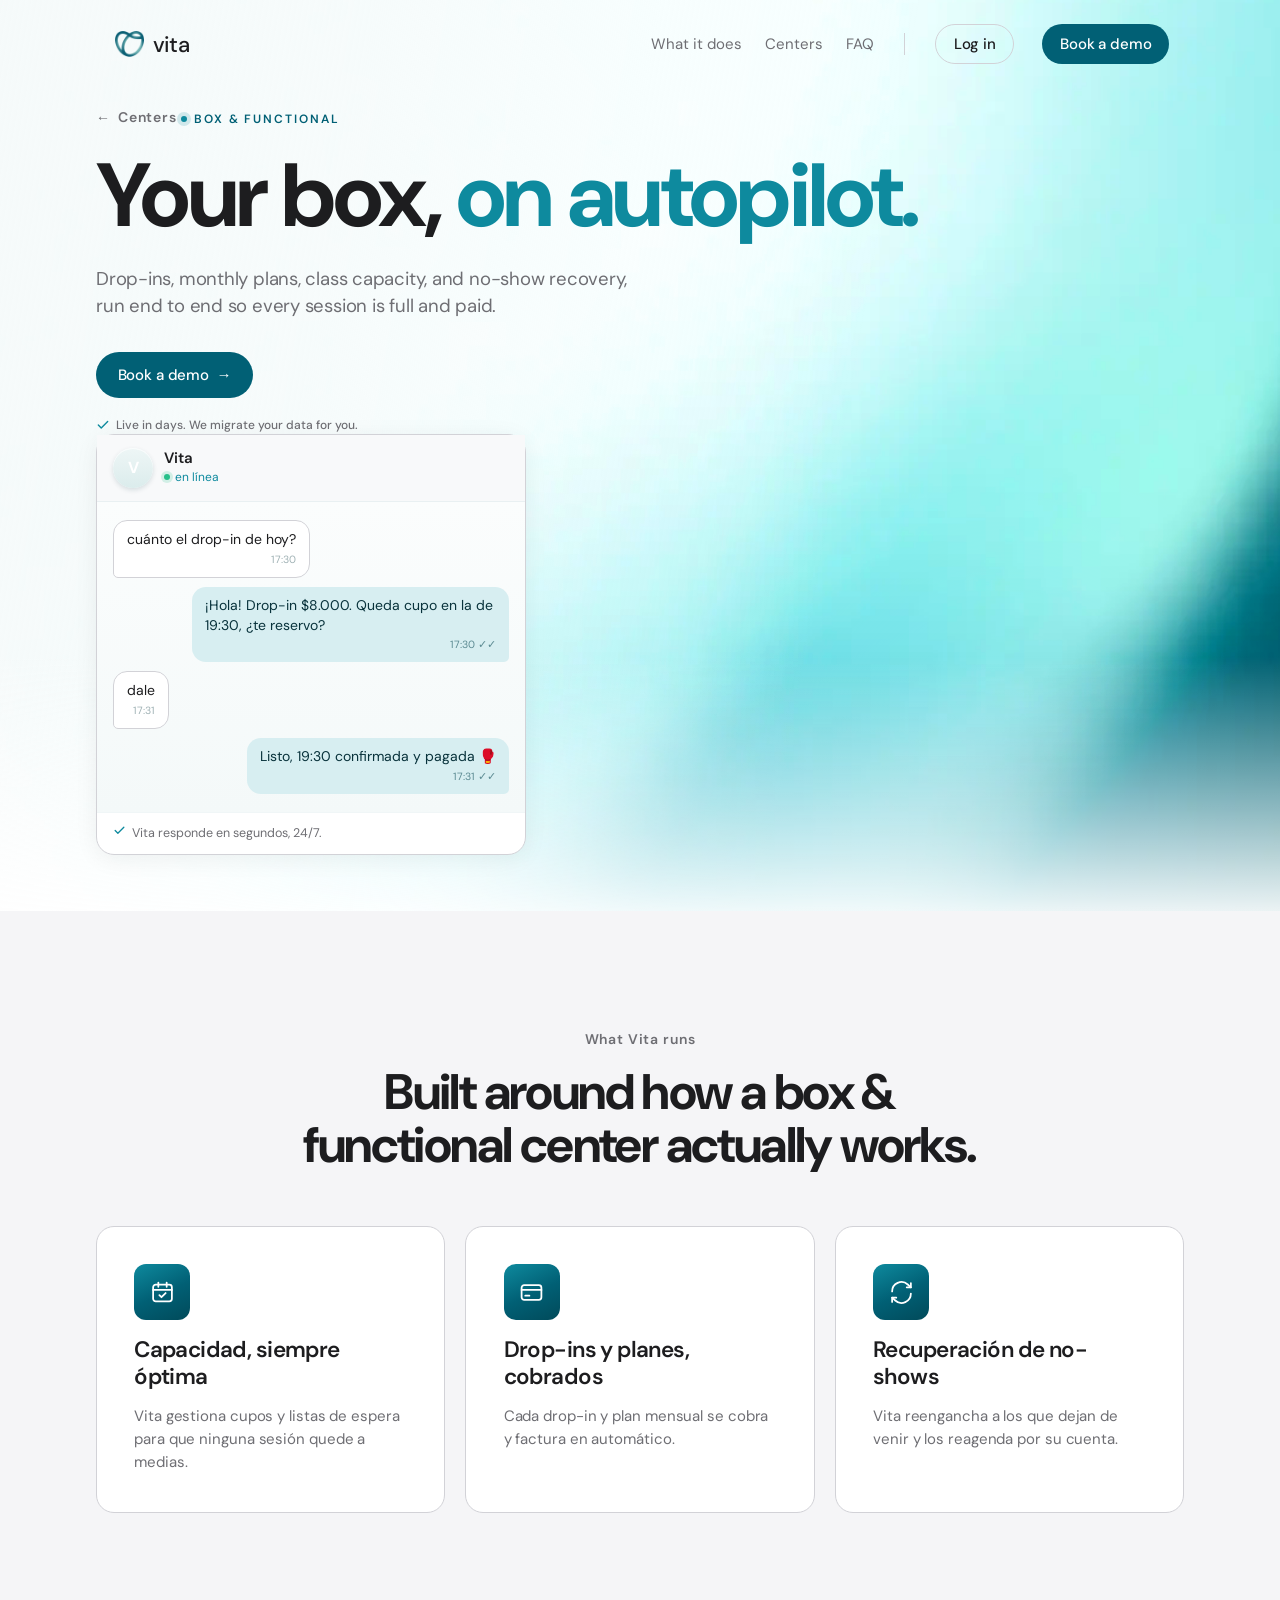
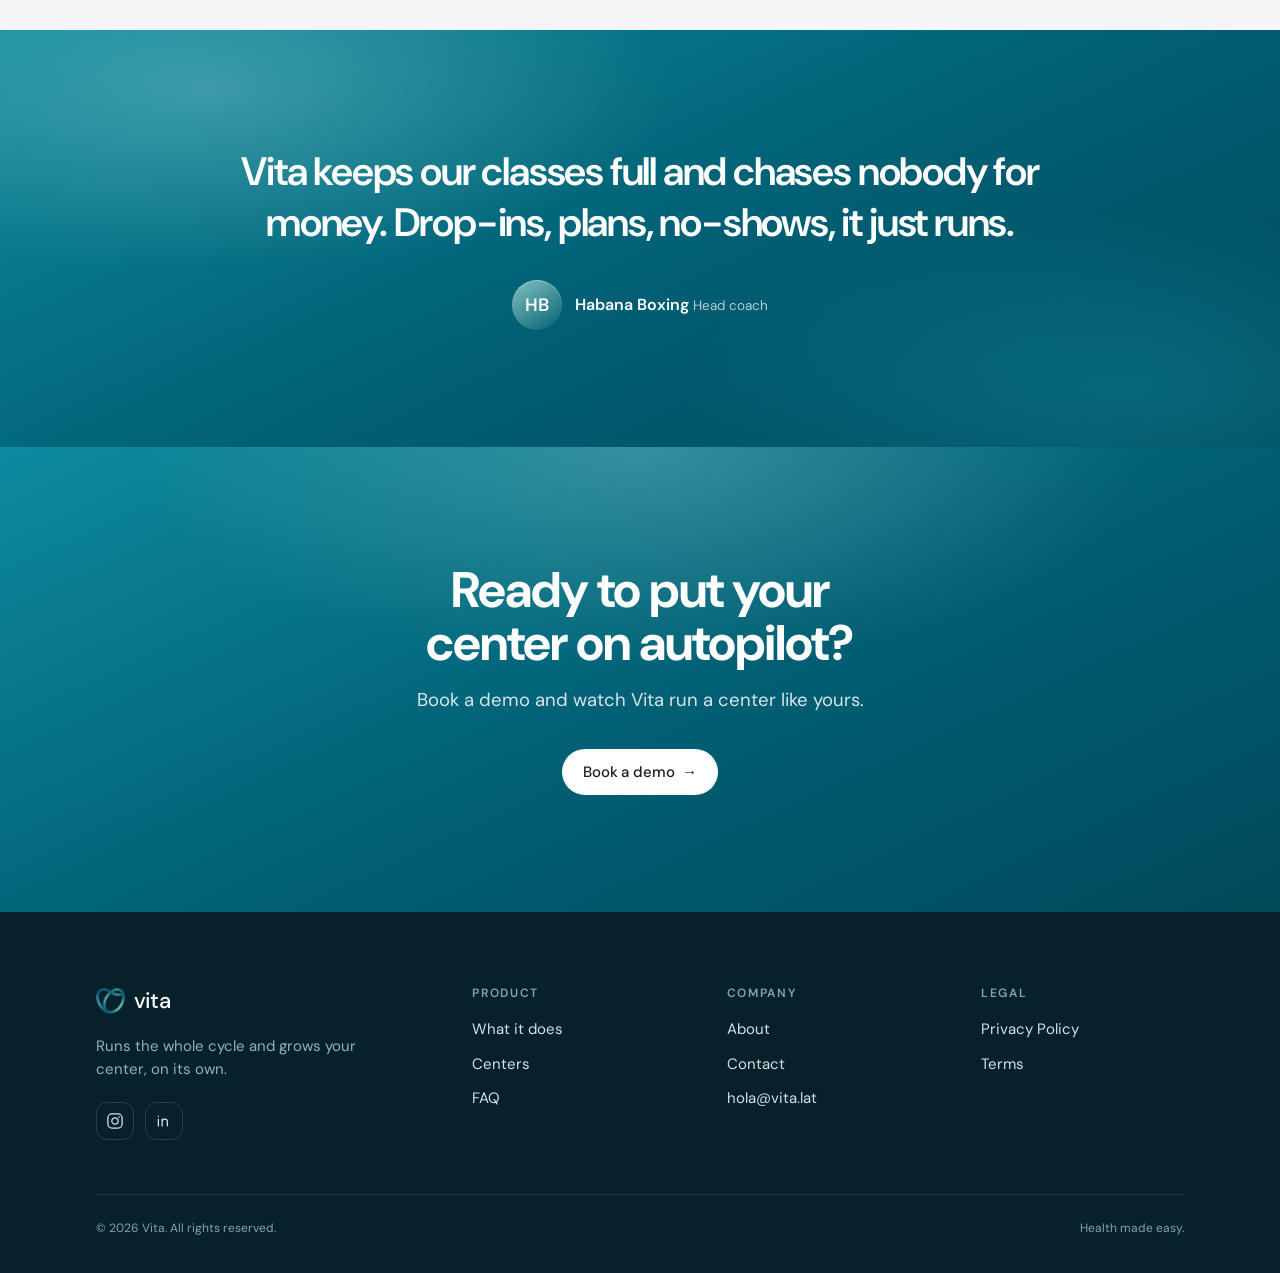
<file: centers/box.html>
<!DOCTYPE html>
<html lang="en">
<head>
<meta charset="UTF-8" />
<meta name="viewport" content="width=device-width, initial-scale=1.0" />
<title>vita · Box & Functional</title>
<meta name="robots" content="noindex, nofollow" />
<link rel="icon" href="../assets/favicon-32.png" sizes="32x32" type="image/png" />
<link rel="stylesheet" href="../assets/vita.css" />
</head>
<body>

<header class="nav" id="nav">
  <div class="wrap">
    <div class="nav-inner">
    <a href="../index.html" class="brand"><img class="mark" src="../assets/vita-mark.webp" alt="" aria-hidden="true" /><span class="wordmark">vita</span></a>
    <nav class="nav-links">
      <a href="../index.html#cycle" class="lnk" data-en="What it does" data-es="Qué hace">What it does</a>
      <a href="../index.html#centers" class="lnk" data-en="Centers" data-es="Centros">Centers</a>
      <a href="../index.html#faq" class="lnk" data-en="FAQ" data-es="Preguntas">FAQ</a>
    </nav>
    <span class="nav-gap" aria-hidden="true"></span>
    <a href="https://app.vita.lat" class="btn btn-ghost nav-login" data-en="Log in" data-es="Iniciar sesión">Log in</a>
    <a href="#demo" class="btn btn-primary nav-cta" data-en="Book a demo" data-es="Agenda una demo">Book a demo</a>
    <button class="menu-btn" id="menuBtn" aria-label="Menu"><span></span><span></span><span></span></button>
    </div>
  </div>
</header>

<section class="hero" id="top">
  <div class="hero-bg" aria-hidden="true"></div>
  <div class="hero-sheen" aria-hidden="true"></div>
  <div class="hero-veil" aria-hidden="true"></div>
  <div class="hero-fade" aria-hidden="true"></div>
  <div class="wrap">
    <div class="hero-grid" style="grid-template-columns:1.05fr .95fr;max-width:none">
      <div class="hero-copy">
        <a href="../index.html#centers" class="sec-eyebrow" style="display:inline-flex;align-items:center;gap:.5em;text-decoration:none" data-en-html="&larr; Centers" data-es-html="&larr; Centros">&larr; <span data-en="Centers" data-es="Centros">Centers</span></a>
        <span class="eyebrow reveal" style="margin-top:14px"><span class="pip"></span><span data-en="Box & Functional" data-es="Box & Funcional">Box & Functional</span></span>
        <h1 class="display reveal" data-en-html="Your box, <span class='accent'>on autopilot.</span>" data-es-html="Tu box, <span class='accent'>en piloto automático.</span>">Your box, <span class='accent'>on autopilot.</span></h1>
        <p class="subhead reveal" data-en="Drop-ins, monthly plans, class capacity, and no-show recovery, run end to end so every session is full and paid." data-es="Drop-ins, planes mensuales, capacidad de clases y recuperación de no-shows, operados de punta a punta para que cada sesión esté llena y pagada.">Drop-ins, monthly plans, class capacity, and no-show recovery, run end to end so every session is full and paid.</p>
        <div class="hero-cta reveal">
          <a href="#demo" class="btn btn-primary" data-en-html="Book a demo <span class='arr'>&rarr;</span>" data-es-html="Agenda una demo <span class='arr'>&rarr;</span>">Book a demo <span class="arr">&rarr;</span></a>
        </div>
        <p class="microproof reveal"><span class="ck" aria-hidden="true"><svg width="14" height="14" viewBox="0 0 24 24" fill="none" stroke="currentColor" stroke-width="2.4" stroke-linecap="round" stroke-linejoin="round"><path d="M20 6 9 17l-5-5"/></svg></span><span data-en="Live in days. We migrate your data for you." data-es="Operativo en días. Migramos tus datos por ti.">Live in days. We migrate your data for you.</span></p>
      </div>
      <div class="hero-mock reveal">
        <div class="mock">
          <div class="chat-head">
            <div class="chat-av">V</div>
            <div><div class="chat-name">Vita</div><div class="chat-status"><span class="live"></span>en línea</div></div>
          </div>
          <div class="chat-body">
            <div class="bub in" data-en="how much is today’s drop-in?" data-es="cuánto el drop-in de hoy?">cuánto el drop-in de hoy?<span class="ts">17:30</span></div>
            <div class="bub out" data-en="Hi! Drop-in is $8.000. There’s room in the 7:30pm, book you in?" data-es="¡Hola! Drop-in $8.000. Queda cupo en la de 19:30, ¿te reservo?">¡Hola! Drop-in $8.000. Queda cupo en la de 19:30, ¿te reservo?<span class="ts">17:30 ✓✓</span></div>
            <div class="bub in" data-en="sure" data-es="dale">dale<span class="ts">17:31</span></div>
            <div class="bub out" data-en="Done, 7:30pm confirmed and paid 🥊" data-es="Listo, 19:30 confirmada y pagada 🥊">Listo, 19:30 confirmada y pagada 🥊<span class="ts">17:31 ✓✓</span></div>
          </div>
          <div class="chat-foot"><span class="ck" aria-hidden="true"><svg width="13" height="13" viewBox="0 0 24 24" fill="none" stroke="currentColor" stroke-width="2.4" stroke-linecap="round" stroke-linejoin="round"><path d="M20 6 9 17l-5-5"/></svg></span><span data-en="Vita replies in seconds, 24/7." data-es="Vita responde en segundos, 24/7.">Vita responde en segundos, 24/7.</span></div>
        </div>
      </div>
    </div>
  </div>
</section>

<section class="block incl bg-soft">
  <div class="wrap">
    <div style="text-align:center">
      <span class="sec-eyebrow reveal" data-en="What Vita runs" data-es="Lo que opera Vita">What Vita runs</span>
      <h2 class="h2 reveal" style="margin-left:auto;margin-right:auto;max-width:20ch" data-en="Built around how a box & functional center actually works." data-es="Pensado para cómo funciona de verdad un centro de box & funcional.">Built around how a box & functional center actually works.</h2>
    </div>
    <div class="incl-grid">
      <div class="incl-card reveal">
        <span class="incl-ic"><svg viewBox="0 0 24 24" fill="none" stroke="currentColor" stroke-linecap="round" stroke-linejoin="round"><rect x="3" y="4.5" width="18" height="16" rx="2.5"/><path d="M3 9.5h18M8 2.5v4M16 2.5v4"/><path d="m9 14.5 2 2 4-4"/></svg></span>
        <h3 data-en="Capacity, always optimal" data-es="Capacidad, siempre óptima">Capacidad, siempre óptima</h3>
        <p data-en="Vita manages class caps and waitlists so no session runs half empty." data-es="Vita gestiona cupos y listas de espera para que ninguna sesión quede a medias.">Vita gestiona cupos y listas de espera para que ninguna sesión quede a medias.</p>
      </div>
      <div class="incl-card reveal">
        <span class="incl-ic"><svg viewBox="0 0 24 24" fill="none" stroke="currentColor" stroke-linecap="round" stroke-linejoin="round"><rect x="2.5" y="5" width="19" height="14" rx="2.5"/><path d="M2.5 9.5h19M6 15h4"/></svg></span>
        <h3 data-en="Drop-ins & plans, charged" data-es="Drop-ins y planes, cobrados">Drop-ins y planes, cobrados</h3>
        <p data-en="Every drop-in and monthly plan is collected and invoiced automatically." data-es="Cada drop-in y plan mensual se cobra y factura en automático.">Cada drop-in y plan mensual se cobra y factura en automático.</p>
      </div>
      <div class="incl-card reveal">
        <span class="incl-ic"><svg viewBox="0 0 24 24" fill="none" stroke="currentColor" stroke-linecap="round" stroke-linejoin="round"><path d="M3 11a9 9 0 0 1 15-6.7L21 7"/><path d="M21 3v4h-4"/><path d="M21 13a9 9 0 0 1-15 6.7L3 17"/><path d="M3 21v-4h4"/></svg></span>
        <h3 data-en="No-show recovery" data-es="Recuperación de no-shows">Recuperación de no-shows</h3>
        <p data-en="Vita re-engages members who stop showing and rebooks them on their own." data-es="Vita reengancha a los que dejan de venir y los reagenda por su cuenta.">Vita reengancha a los que dejan de venir y los reagenda por su cuenta.</p>
      </div>
    </div>
  </div>
</section>

<section class="block quote-band">
  <div class="qglow" aria-hidden="true"></div>
  <div class="wrap">
    <div class="quote-shell reveal">
      <div class="quote-mark" aria-hidden="true">&ldquo;</div>
      <p class="quote-text" data-en="Vita keeps our classes full and chases nobody for money. Drop-ins, plans, no-shows, it just runs." data-es="Vita mantiene nuestras clases llenas y no persigue a nadie por plata. Drop-ins, planes, no-shows, simplemente funciona.">Vita keeps our classes full and chases nobody for money. Drop-ins, plans, no-shows, it just runs.</p>
      <div class="quote-who">
        <span class="quote-av">HB</span>
        <span class="quote-meta">
          <span class="quote-name">Habana Boxing</span>
          <span class="quote-role" data-en="Head coach" data-es="Coach principal">Head coach</span>
        </span>
      </div>
    </div>
  </div>
</section>

<section class="block cta-final" id="demo">
  <div class="cta-grad" aria-hidden="true"></div>
  <div class="wrap">
    <h2 class="reveal" data-en="Ready to put your center on autopilot?" data-es="¿Listo para poner tu centro en piloto automático?">Ready to put your center on autopilot?</h2>
    <p class="reveal" data-en="Book a demo and watch Vita run a center like yours." data-es="Agenda una demo y mira a Vita operar un centro como el tuyo.">Book a demo and watch Vita run a center like yours.</p>
    <a href="#demo" class="btn btn-light reveal" data-en-html="Book a demo <span class='arr'>&rarr;</span>" data-es-html="Agenda una demo <span class='arr'>&rarr;</span>">Book a demo <span class="arr">&rarr;</span></a>
  </div>
</section>

<footer class="ft">
  <div class="wrap">
    <div class="ft-top">
      <div class="ft-brand">
        <a href="../index.html" class="brand"><img class="mark" src="../assets/vita-mark.webp" alt="" aria-hidden="true" /><span class="wordmark">vita</span></a>
        <p class="ft-tag" data-en="Runs the whole cycle and grows your center, on its own." data-es="Opera el ciclo completo y hace crecer tu centro, sola.">Runs the whole cycle and grows your center, on its own.</p>
        <div class="ft-soc">
          <a href="#" aria-label="Instagram"><svg width="18" height="18" viewBox="0 0 24 24" fill="none" stroke="currentColor" stroke-width="1.7" stroke-linecap="round" stroke-linejoin="round"><rect x="2.5" y="2.5" width="19" height="19" rx="5.5"/><circle cx="12" cy="12" r="4.2"/><circle cx="17.4" cy="6.6" r="1.1" fill="currentColor" stroke="none"/></svg></a>
          <a href="#" aria-label="LinkedIn"><svg width="18" height="18" viewBox="0 0 24 24" fill="none" stroke="currentColor" stroke-width="1.7" stroke-linecap="round" stroke-linejoin="round"><path d="M4.5 9.5v9M4.5 5.6v.1M9.5 18.5v-9M9.5 13.2c0-2 1.4-3.7 3.5-3.7s3.5 1.7 3.5 3.7v5.3"/></svg></a>
        </div>
      </div>
      <div class="ft-col">
        <h4>Product</h4>
        <ul>
          <li><a href="../index.html#cycle" data-en="What it does" data-es="Qué hace">What it does</a></li>
          <li><a href="../index.html#centers" data-en="Centers" data-es="Centros">Centers</a></li>
          <li><a href="../index.html#faq" data-en="FAQ" data-es="Preguntas">FAQ</a></li>
        </ul>
      </div>
      <div class="ft-col">
        <h4>Company</h4>
        <ul>
          <li><a href="#" data-en="About" data-es="Nosotros">About</a></li>
          <li><a href="#" data-en="Contact" data-es="Contacto">Contact</a></li>
        </ul>
        <a href="mailto:hola@vita.lat" class="ft-mail">hola@vita.lat</a>
      </div>
      <div class="ft-col">
        <h4>Legal</h4>
        <ul>
          <li><a href="#" data-en="Privacy Policy" data-es="Privacidad">Privacy Policy</a></li>
          <li><a href="#" data-en="Terms" data-es="Términos">Terms</a></li>
        </ul>
      </div>
    </div>
    <div class="ft-bot">
      <span>© 2026 Vita. All rights reserved.</span>
      <span data-en="Health made easy." data-es="La salud, fácil.">Health made easy.</span>
    </div>
  </div>
</footer>

<script src="../assets/vita.js" defer></script>
</body>
</html>
</file>
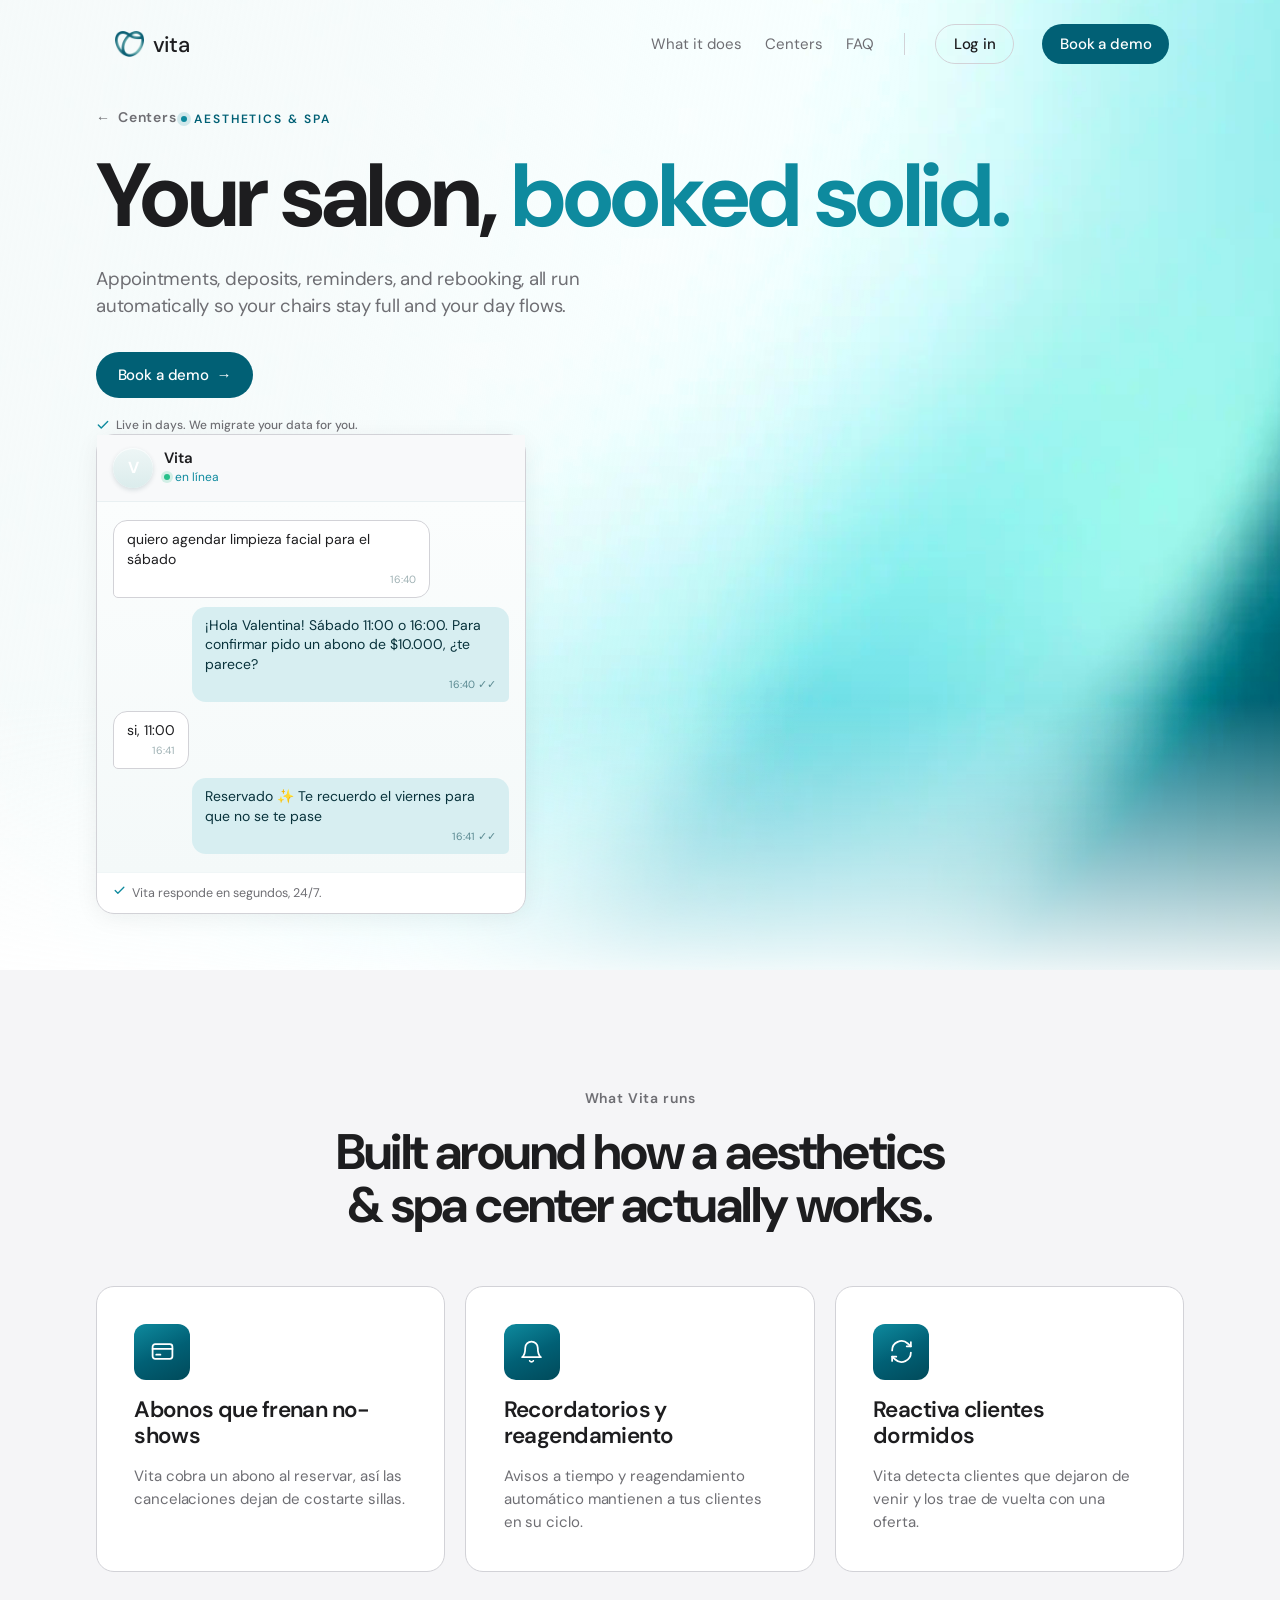
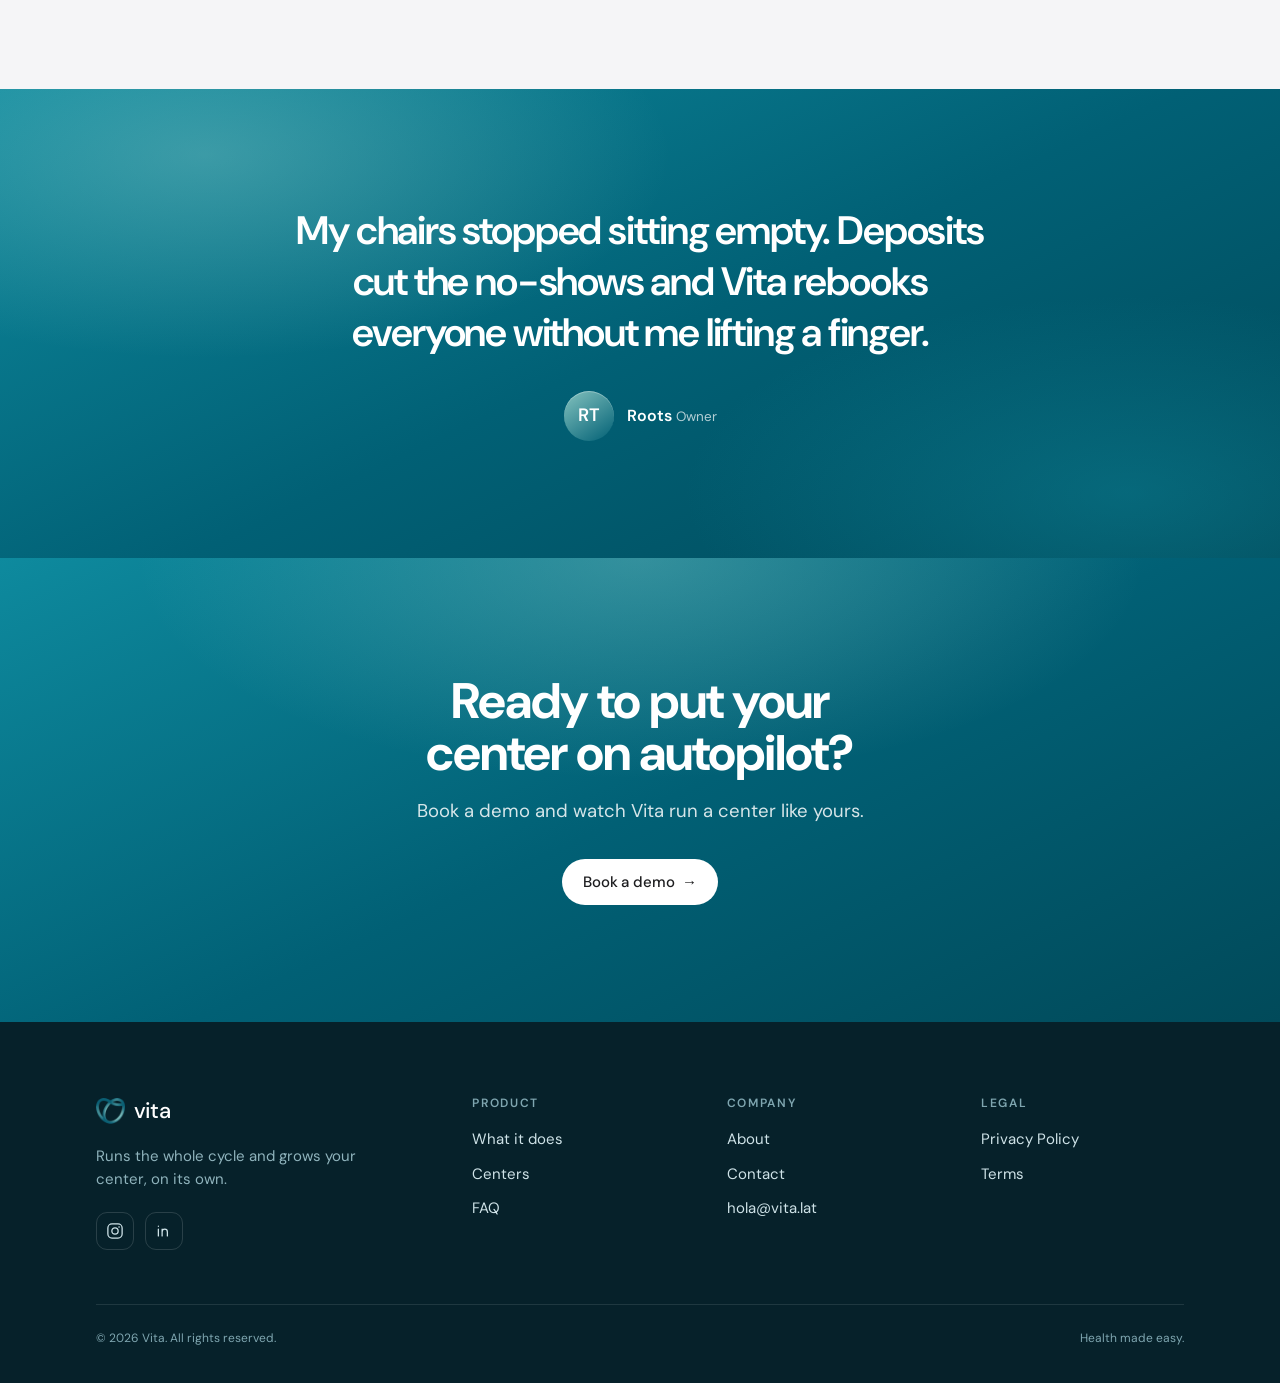
<file: centers/estetica.html>
<!DOCTYPE html>
<html lang="en">
<head>
<meta charset="UTF-8" />
<meta name="viewport" content="width=device-width, initial-scale=1.0" />
<title>vita · Aesthetics & Spa</title>
<meta name="robots" content="noindex, nofollow" />
<link rel="icon" href="../assets/favicon-32.png" sizes="32x32" type="image/png" />
<link rel="stylesheet" href="../assets/vita.css" />
</head>
<body>

<header class="nav" id="nav">
  <div class="wrap">
    <div class="nav-inner">
    <a href="../index.html" class="brand"><img class="mark" src="../assets/vita-mark.webp" alt="" aria-hidden="true" /><span class="wordmark">vita</span></a>
    <nav class="nav-links">
      <a href="../index.html#cycle" class="lnk" data-en="What it does" data-es="Qué hace">What it does</a>
      <a href="../index.html#centers" class="lnk" data-en="Centers" data-es="Centros">Centers</a>
      <a href="../index.html#faq" class="lnk" data-en="FAQ" data-es="Preguntas">FAQ</a>
    </nav>
    <span class="nav-gap" aria-hidden="true"></span>
    <a href="https://app.vita.lat" class="btn btn-ghost nav-login" data-en="Log in" data-es="Iniciar sesión">Log in</a>
    <a href="#demo" class="btn btn-primary nav-cta" data-en="Book a demo" data-es="Agenda una demo">Book a demo</a>
    <button class="menu-btn" id="menuBtn" aria-label="Menu"><span></span><span></span><span></span></button>
    </div>
  </div>
</header>

<section class="hero" id="top">
  <div class="hero-bg" aria-hidden="true"></div>
  <div class="hero-sheen" aria-hidden="true"></div>
  <div class="hero-veil" aria-hidden="true"></div>
  <div class="hero-fade" aria-hidden="true"></div>
  <div class="wrap">
    <div class="hero-grid" style="grid-template-columns:1.05fr .95fr;max-width:none">
      <div class="hero-copy">
        <a href="../index.html#centers" class="sec-eyebrow" style="display:inline-flex;align-items:center;gap:.5em;text-decoration:none" data-en-html="&larr; Centers" data-es-html="&larr; Centros">&larr; <span data-en="Centers" data-es="Centros">Centers</span></a>
        <span class="eyebrow reveal" style="margin-top:14px"><span class="pip"></span><span data-en="Aesthetics & Spa" data-es="Estética & Spa">Aesthetics & Spa</span></span>
        <h1 class="display reveal" data-en-html="Your salon, <span class='accent'>booked solid.</span>" data-es-html="Tu salón, <span class='accent'>con la agenda llena.</span>">Your salon, <span class='accent'>booked solid.</span></h1>
        <p class="subhead reveal" data-en="Appointments, deposits, reminders, and rebooking, all run automatically so your chairs stay full and your day flows." data-es="Citas, abonos, recordatorios y reagendamiento, operados en automático para que tus sillas estén llenas y tu día fluya.">Appointments, deposits, reminders, and rebooking, all run automatically so your chairs stay full and your day flows.</p>
        <div class="hero-cta reveal">
          <a href="#demo" class="btn btn-primary" data-en-html="Book a demo <span class='arr'>&rarr;</span>" data-es-html="Agenda una demo <span class='arr'>&rarr;</span>">Book a demo <span class="arr">&rarr;</span></a>
        </div>
        <p class="microproof reveal"><span class="ck" aria-hidden="true"><svg width="14" height="14" viewBox="0 0 24 24" fill="none" stroke="currentColor" stroke-width="2.4" stroke-linecap="round" stroke-linejoin="round"><path d="M20 6 9 17l-5-5"/></svg></span><span data-en="Live in days. We migrate your data for you." data-es="Operativo en días. Migramos tus datos por ti.">Live in days. We migrate your data for you.</span></p>
      </div>
      <div class="hero-mock reveal">
        <div class="mock">
          <div class="chat-head">
            <div class="chat-av">V</div>
            <div><div class="chat-name">Vita</div><div class="chat-status"><span class="live"></span>en línea</div></div>
          </div>
          <div class="chat-body">
            <div class="bub in" data-en="I want to book a facial for Saturday" data-es="quiero agendar limpieza facial para el sábado">quiero agendar limpieza facial para el sábado<span class="ts">16:40</span></div>
            <div class="bub out" data-en="Hi Valentina! Saturday 11am or 4pm. To confirm I take a $10.000 deposit, ok?" data-es="¡Hola Valentina! Sábado 11:00 o 16:00. Para confirmar pido un abono de $10.000, ¿te parece?">¡Hola Valentina! Sábado 11:00 o 16:00. Para confirmar pido un abono de $10.000, ¿te parece?<span class="ts">16:40 ✓✓</span></div>
            <div class="bub in" data-en="yes, 11am" data-es="si, 11:00">si, 11:00<span class="ts">16:41</span></div>
            <div class="bub out" data-en="Booked ✨ I’ll remind you Friday so it doesn’t slip" data-es="Reservado ✨ Te recuerdo el viernes para que no se te pase">Reservado ✨ Te recuerdo el viernes para que no se te pase<span class="ts">16:41 ✓✓</span></div>
          </div>
          <div class="chat-foot"><span class="ck" aria-hidden="true"><svg width="13" height="13" viewBox="0 0 24 24" fill="none" stroke="currentColor" stroke-width="2.4" stroke-linecap="round" stroke-linejoin="round"><path d="M20 6 9 17l-5-5"/></svg></span><span data-en="Vita replies in seconds, 24/7." data-es="Vita responde en segundos, 24/7.">Vita responde en segundos, 24/7.</span></div>
        </div>
      </div>
    </div>
  </div>
</section>

<section class="block incl bg-soft">
  <div class="wrap">
    <div style="text-align:center">
      <span class="sec-eyebrow reveal" data-en="What Vita runs" data-es="Lo que opera Vita">What Vita runs</span>
      <h2 class="h2 reveal" style="margin-left:auto;margin-right:auto;max-width:20ch" data-en="Built around how a aesthetics & spa center actually works." data-es="Pensado para cómo funciona de verdad un centro de estética & spa.">Built around how a aesthetics & spa center actually works.</h2>
    </div>
    <div class="incl-grid">
      <div class="incl-card reveal">
        <span class="incl-ic"><svg viewBox="0 0 24 24" fill="none" stroke="currentColor" stroke-linecap="round" stroke-linejoin="round"><rect x="2.5" y="5" width="19" height="14" rx="2.5"/><path d="M2.5 9.5h19M6 15h4"/></svg></span>
        <h3 data-en="Deposits that stop no-shows" data-es="Abonos que frenan no-shows">Abonos que frenan no-shows</h3>
        <p data-en="Vita takes a deposit at booking, so cancellations stop costing you chairs." data-es="Vita cobra un abono al reservar, así las cancelaciones dejan de costarte sillas.">Vita cobra un abono al reservar, así las cancelaciones dejan de costarte sillas.</p>
      </div>
      <div class="incl-card reveal">
        <span class="incl-ic"><svg viewBox="0 0 24 24" fill="none" stroke="currentColor" stroke-linecap="round" stroke-linejoin="round"><path d="M18 8.5a6 6 0 0 0-12 0c0 7-3 9-3 9h18s-3-2-3-9"/><path d="M13.7 21a2 2 0 0 1-3.4 0"/></svg></span>
        <h3 data-en="Reminders & rebooking" data-es="Recordatorios y reagendamiento">Recordatorios y reagendamiento</h3>
        <p data-en="Timely nudges and automatic rebooking keep clients on their cycle." data-es="Avisos a tiempo y reagendamiento automático mantienen a tus clientes en su ciclo.">Avisos a tiempo y reagendamiento automático mantienen a tus clientes en su ciclo.</p>
      </div>
      <div class="incl-card reveal">
        <span class="incl-ic"><svg viewBox="0 0 24 24" fill="none" stroke="currentColor" stroke-linecap="round" stroke-linejoin="round"><path d="M3 11a9 9 0 0 1 15-6.7L21 7"/><path d="M21 3v4h-4"/><path d="M21 13a9 9 0 0 1-15 6.7L3 17"/><path d="M3 21v-4h4"/></svg></span>
        <h3 data-en="Win back quiet clients" data-es="Reactiva clientes dormidos">Reactiva clientes dormidos</h3>
        <p data-en="Vita spots clients who stopped coming and brings them back with an offer." data-es="Vita detecta clientes que dejaron de venir y los trae de vuelta con una oferta.">Vita detecta clientes que dejaron de venir y los trae de vuelta con una oferta.</p>
      </div>
    </div>
  </div>
</section>

<section class="block quote-band">
  <div class="qglow" aria-hidden="true"></div>
  <div class="wrap">
    <div class="quote-shell reveal">
      <div class="quote-mark" aria-hidden="true">&ldquo;</div>
      <p class="quote-text" data-en="My chairs stopped sitting empty. Deposits cut the no-shows and Vita rebooks everyone without me lifting a finger." data-es="Mis sillas dejaron de quedar vacías. Los abonos cortaron los no-shows y Vita reagenda a todos sin que yo mueva un dedo.">My chairs stopped sitting empty. Deposits cut the no-shows and Vita rebooks everyone without me lifting a finger.</p>
      <div class="quote-who">
        <span class="quote-av">RT</span>
        <span class="quote-meta">
          <span class="quote-name">Roots</span>
          <span class="quote-role" data-en="Owner" data-es="Dueña">Owner</span>
        </span>
      </div>
    </div>
  </div>
</section>

<section class="block cta-final" id="demo">
  <div class="cta-grad" aria-hidden="true"></div>
  <div class="wrap">
    <h2 class="reveal" data-en="Ready to put your center on autopilot?" data-es="¿Listo para poner tu centro en piloto automático?">Ready to put your center on autopilot?</h2>
    <p class="reveal" data-en="Book a demo and watch Vita run a center like yours." data-es="Agenda una demo y mira a Vita operar un centro como el tuyo.">Book a demo and watch Vita run a center like yours.</p>
    <a href="#demo" class="btn btn-light reveal" data-en-html="Book a demo <span class='arr'>&rarr;</span>" data-es-html="Agenda una demo <span class='arr'>&rarr;</span>">Book a demo <span class="arr">&rarr;</span></a>
  </div>
</section>

<footer class="ft">
  <div class="wrap">
    <div class="ft-top">
      <div class="ft-brand">
        <a href="../index.html" class="brand"><img class="mark" src="../assets/vita-mark.webp" alt="" aria-hidden="true" /><span class="wordmark">vita</span></a>
        <p class="ft-tag" data-en="Runs the whole cycle and grows your center, on its own." data-es="Opera el ciclo completo y hace crecer tu centro, sola.">Runs the whole cycle and grows your center, on its own.</p>
        <div class="ft-soc">
          <a href="#" aria-label="Instagram"><svg width="18" height="18" viewBox="0 0 24 24" fill="none" stroke="currentColor" stroke-width="1.7" stroke-linecap="round" stroke-linejoin="round"><rect x="2.5" y="2.5" width="19" height="19" rx="5.5"/><circle cx="12" cy="12" r="4.2"/><circle cx="17.4" cy="6.6" r="1.1" fill="currentColor" stroke="none"/></svg></a>
          <a href="#" aria-label="LinkedIn"><svg width="18" height="18" viewBox="0 0 24 24" fill="none" stroke="currentColor" stroke-width="1.7" stroke-linecap="round" stroke-linejoin="round"><path d="M4.5 9.5v9M4.5 5.6v.1M9.5 18.5v-9M9.5 13.2c0-2 1.4-3.7 3.5-3.7s3.5 1.7 3.5 3.7v5.3"/></svg></a>
        </div>
      </div>
      <div class="ft-col">
        <h4>Product</h4>
        <ul>
          <li><a href="../index.html#cycle" data-en="What it does" data-es="Qué hace">What it does</a></li>
          <li><a href="../index.html#centers" data-en="Centers" data-es="Centros">Centers</a></li>
          <li><a href="../index.html#faq" data-en="FAQ" data-es="Preguntas">FAQ</a></li>
        </ul>
      </div>
      <div class="ft-col">
        <h4>Company</h4>
        <ul>
          <li><a href="#" data-en="About" data-es="Nosotros">About</a></li>
          <li><a href="#" data-en="Contact" data-es="Contacto">Contact</a></li>
        </ul>
        <a href="mailto:hola@vita.lat" class="ft-mail">hola@vita.lat</a>
      </div>
      <div class="ft-col">
        <h4>Legal</h4>
        <ul>
          <li><a href="#" data-en="Privacy Policy" data-es="Privacidad">Privacy Policy</a></li>
          <li><a href="#" data-en="Terms" data-es="Términos">Terms</a></li>
        </ul>
      </div>
    </div>
    <div class="ft-bot">
      <span>© 2026 Vita. All rights reserved.</span>
      <span data-en="Health made easy." data-es="La salud, fácil.">Health made easy.</span>
    </div>
  </div>
</footer>

<script src="../assets/vita.js" defer></script>
</body>
</html>
</file>
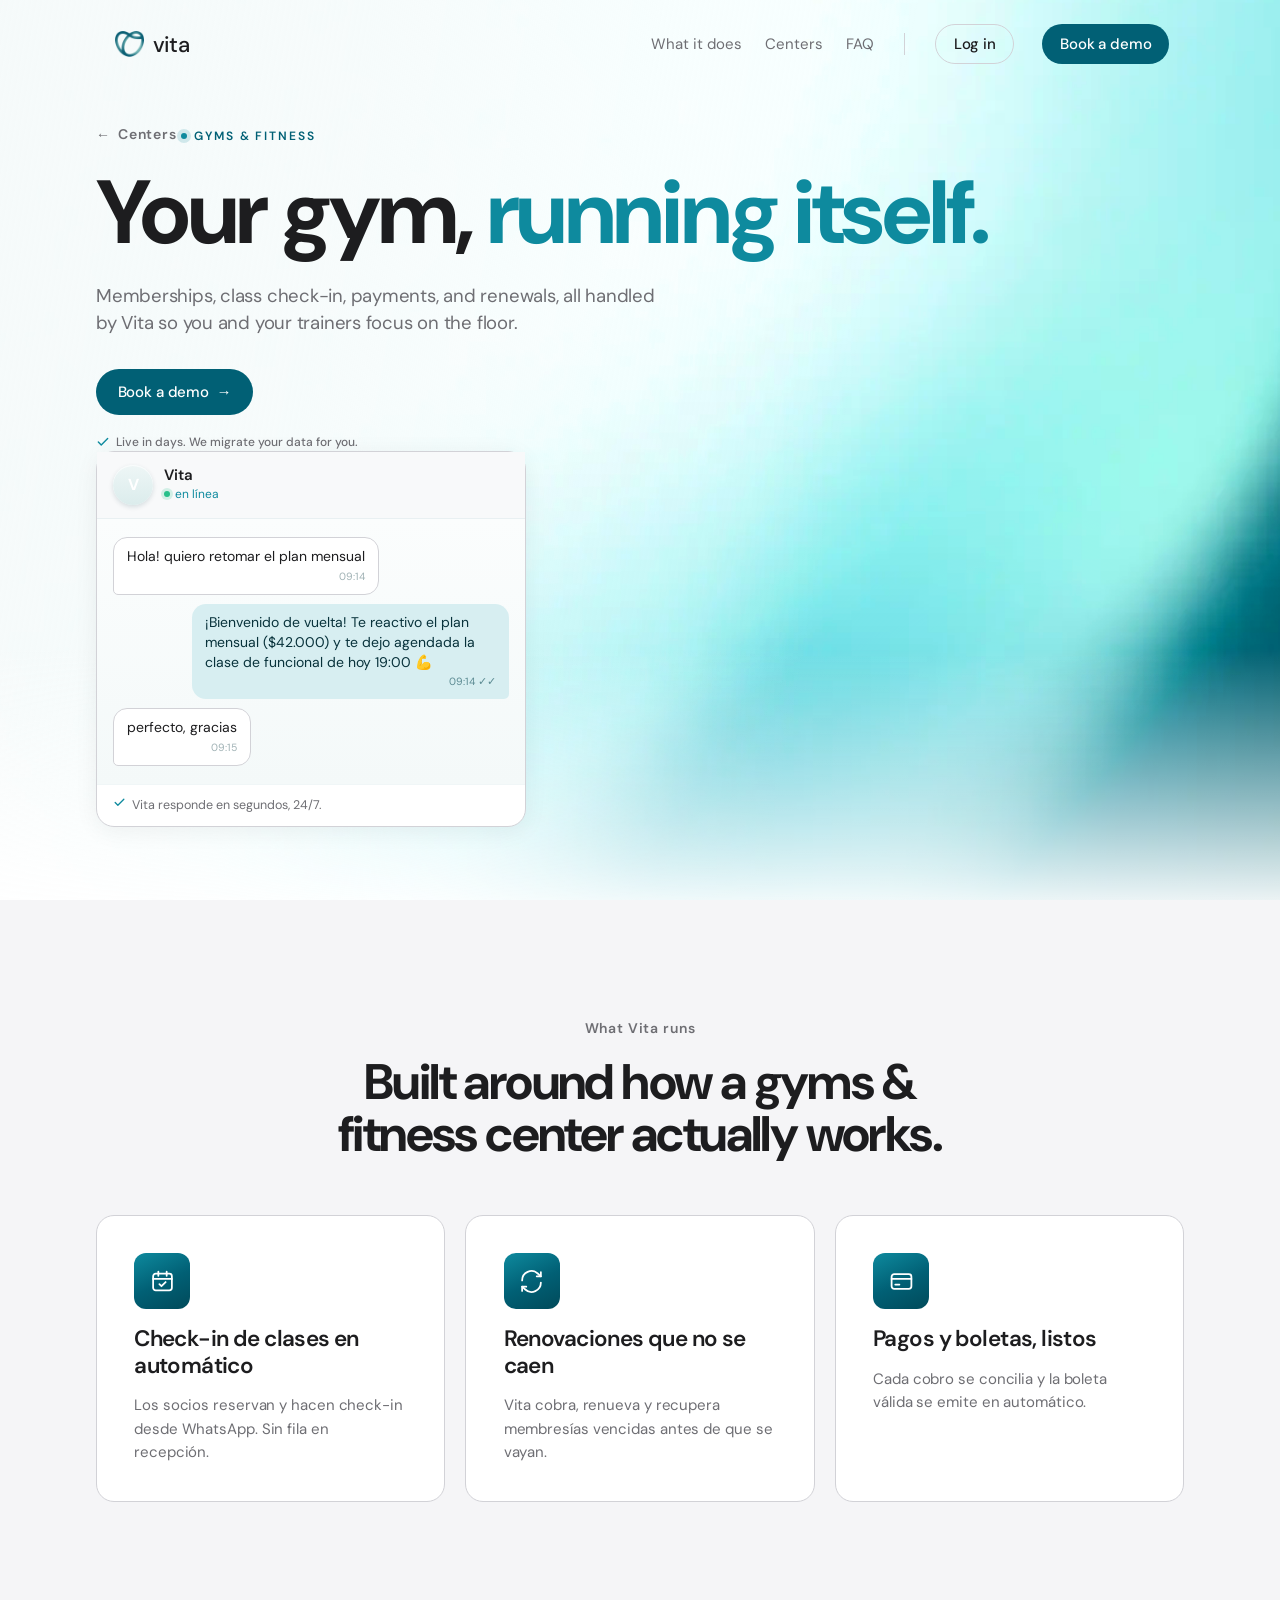
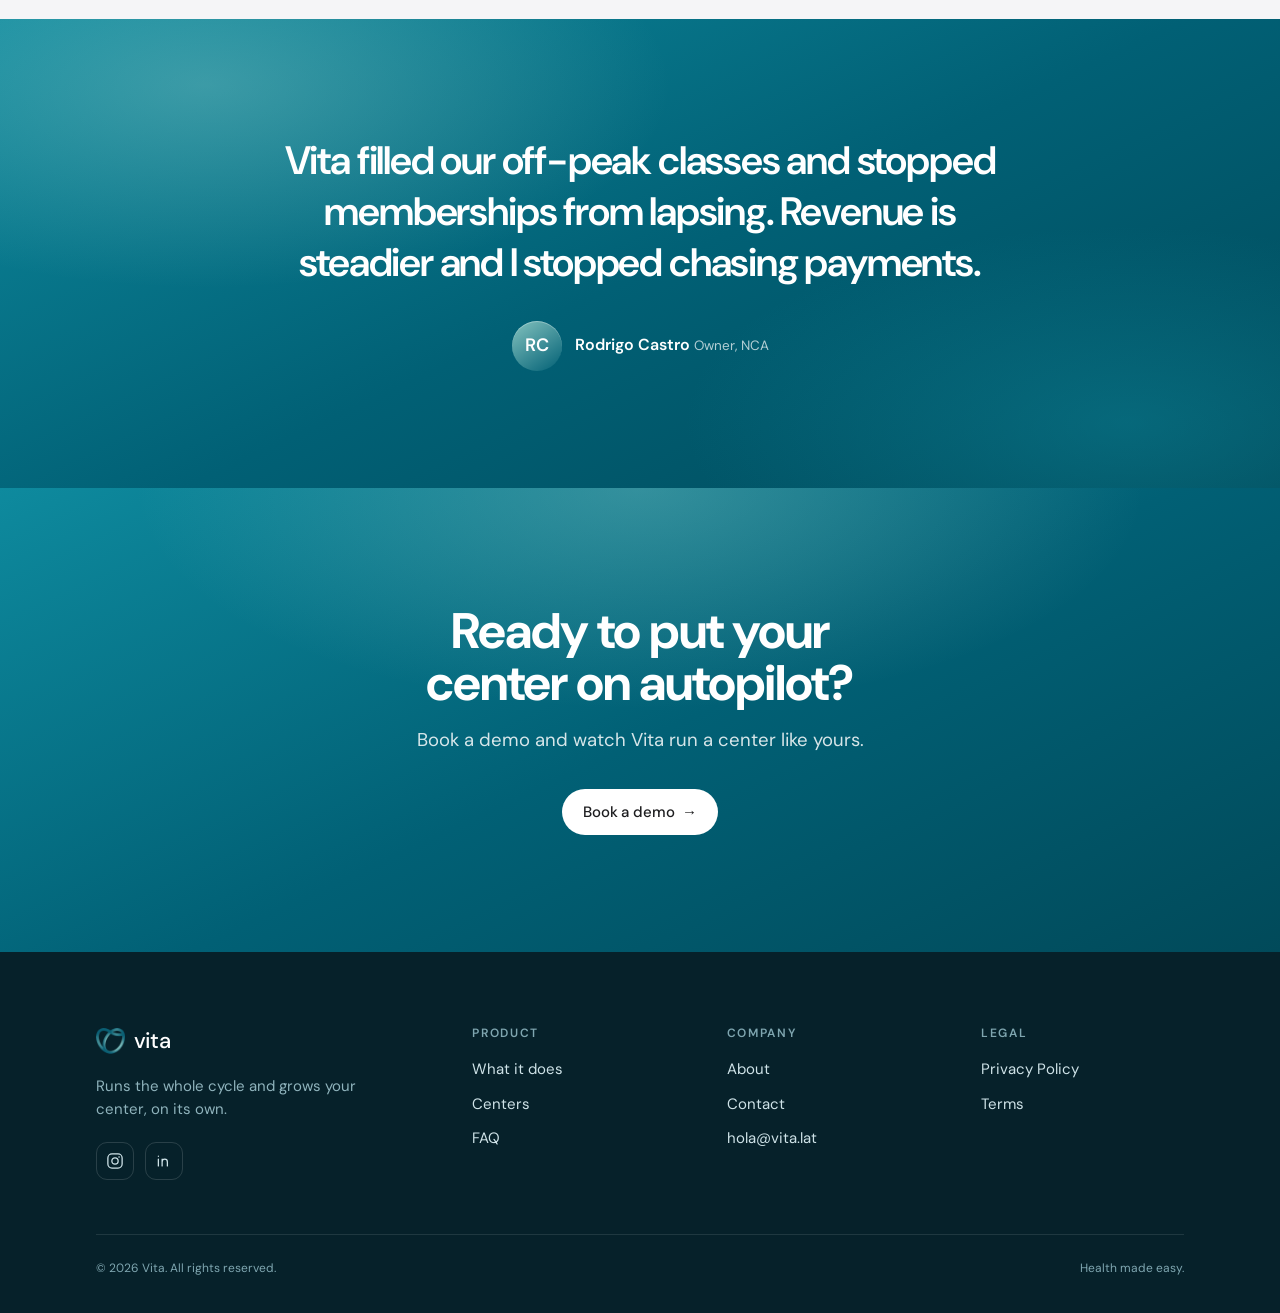
<file: centers/gym.html>
<!DOCTYPE html>
<html lang="en">
<head>
<meta charset="UTF-8" />
<meta name="viewport" content="width=device-width, initial-scale=1.0" />
<title>vita · Gyms & Fitness</title>
<meta name="robots" content="noindex, nofollow" />
<link rel="icon" href="../assets/favicon-32.png" sizes="32x32" type="image/png" />
<link rel="stylesheet" href="../assets/vita.css" />
</head>
<body>

<header class="nav" id="nav">
  <div class="wrap">
    <div class="nav-inner">
    <a href="../index.html" class="brand"><img class="mark" src="../assets/vita-mark.webp" alt="" aria-hidden="true" /><span class="wordmark">vita</span></a>
    <nav class="nav-links">
      <a href="../index.html#cycle" class="lnk" data-en="What it does" data-es="Qué hace">What it does</a>
      <a href="../index.html#centers" class="lnk" data-en="Centers" data-es="Centros">Centers</a>
      <a href="../index.html#faq" class="lnk" data-en="FAQ" data-es="Preguntas">FAQ</a>
    </nav>
    <span class="nav-gap" aria-hidden="true"></span>
    <a href="https://app.vita.lat" class="btn btn-ghost nav-login" data-en="Log in" data-es="Iniciar sesión">Log in</a>
    <a href="#demo" class="btn btn-primary nav-cta" data-en="Book a demo" data-es="Agenda una demo">Book a demo</a>
    <button class="menu-btn" id="menuBtn" aria-label="Menu"><span></span><span></span><span></span></button>
    </div>
  </div>
</header>

<section class="hero" id="top">
  <div class="hero-bg" aria-hidden="true"></div>
  <div class="hero-sheen" aria-hidden="true"></div>
  <div class="hero-veil" aria-hidden="true"></div>
  <div class="hero-fade" aria-hidden="true"></div>
  <div class="wrap">
    <div class="hero-grid" style="grid-template-columns:1.05fr .95fr;max-width:none">
      <div class="hero-copy">
        <a href="../index.html#centers" class="sec-eyebrow" style="display:inline-flex;align-items:center;gap:.5em;text-decoration:none" data-en-html="&larr; Centers" data-es-html="&larr; Centros">&larr; <span data-en="Centers" data-es="Centros">Centers</span></a>
        <span class="eyebrow reveal" style="margin-top:14px"><span class="pip"></span><span data-en="Gyms & Fitness" data-es="Gimnasios & Fitness">Gyms & Fitness</span></span>
        <h1 class="display reveal" data-en-html="Your gym, <span class='accent'>running itself.</span>" data-es-html="Tu gimnasio, <span class='accent'>operándose solo.</span>">Your gym, <span class='accent'>running itself.</span></h1>
        <p class="subhead reveal" data-en="Memberships, class check-in, payments, and renewals, all handled by Vita so you and your trainers focus on the floor." data-es="Membresías, check-in de clases, pagos y renovaciones, todo gestionado por Vita para que tú y tus entrenadores se enfoquen en la sala.">Memberships, class check-in, payments, and renewals, all handled by Vita so you and your trainers focus on the floor.</p>
        <div class="hero-cta reveal">
          <a href="#demo" class="btn btn-primary" data-en-html="Book a demo <span class='arr'>&rarr;</span>" data-es-html="Agenda una demo <span class='arr'>&rarr;</span>">Book a demo <span class="arr">&rarr;</span></a>
        </div>
        <p class="microproof reveal"><span class="ck" aria-hidden="true"><svg width="14" height="14" viewBox="0 0 24 24" fill="none" stroke="currentColor" stroke-width="2.4" stroke-linecap="round" stroke-linejoin="round"><path d="M20 6 9 17l-5-5"/></svg></span><span data-en="Live in days. We migrate your data for you." data-es="Operativo en días. Migramos tus datos por ti.">Live in days. We migrate your data for you.</span></p>
      </div>
      <div class="hero-mock reveal">
        <div class="mock">
          <div class="chat-head">
            <div class="chat-av">V</div>
            <div><div class="chat-name">Vita</div><div class="chat-status"><span class="live"></span>en línea</div></div>
          </div>
          <div class="chat-body">
            <div class="bub in" data-en="Hi! I want to restart the monthly plan" data-es="Hola! quiero retomar el plan mensual">Hola! quiero retomar el plan mensual<span class="ts">09:14</span></div>
            <div class="bub out" data-en="Welcome back! I am reactivating your monthly plan and booking today’s 7pm functional class 💪" data-es="¡Bienvenido de vuelta! Te reactivo el plan mensual ($42.000) y te dejo agendada la clase de funcional de hoy 19:00 💪">¡Bienvenido de vuelta! Te reactivo el plan mensual ($42.000) y te dejo agendada la clase de funcional de hoy 19:00 💪<span class="ts">09:14 ✓✓</span></div>
            <div class="bub in" data-en="perfect, thanks" data-es="perfecto, gracias">perfecto, gracias<span class="ts">09:15</span></div>
          </div>
          <div class="chat-foot"><span class="ck" aria-hidden="true"><svg width="13" height="13" viewBox="0 0 24 24" fill="none" stroke="currentColor" stroke-width="2.4" stroke-linecap="round" stroke-linejoin="round"><path d="M20 6 9 17l-5-5"/></svg></span><span data-en="Vita replies in seconds, 24/7." data-es="Vita responde en segundos, 24/7.">Vita responde en segundos, 24/7.</span></div>
        </div>
      </div>
    </div>
  </div>
</section>

<section class="block incl bg-soft">
  <div class="wrap">
    <div style="text-align:center">
      <span class="sec-eyebrow reveal" data-en="What Vita runs" data-es="Lo que opera Vita">What Vita runs</span>
      <h2 class="h2 reveal" style="margin-left:auto;margin-right:auto;max-width:20ch" data-en="Built around how a gyms & fitness center actually works." data-es="Pensado para cómo funciona de verdad un centro de gimnasios & fitness.">Built around how a gyms & fitness center actually works.</h2>
    </div>
    <div class="incl-grid">
      <div class="incl-card reveal">
        <span class="incl-ic"><svg viewBox="0 0 24 24" fill="none" stroke="currentColor" stroke-linecap="round" stroke-linejoin="round"><rect x="3" y="4.5" width="18" height="16" rx="2.5"/><path d="M3 9.5h18M8 2.5v4M16 2.5v4"/><path d="m9 14.5 2 2 4-4"/></svg></span>
        <h3 data-en="Class check-in on autopilot" data-es="Check-in de clases en automático">Check-in de clases en automático</h3>
        <p data-en="Members book and check into classes from WhatsApp. No queue at the front desk." data-es="Los socios reservan y hacen check-in desde WhatsApp. Sin fila en recepción.">Los socios reservan y hacen check-in desde WhatsApp. Sin fila en recepción.</p>
      </div>
      <div class="incl-card reveal">
        <span class="incl-ic"><svg viewBox="0 0 24 24" fill="none" stroke="currentColor" stroke-linecap="round" stroke-linejoin="round"><path d="M3 11a9 9 0 0 1 15-6.7L21 7"/><path d="M21 3v4h-4"/><path d="M21 13a9 9 0 0 1-15 6.7L3 17"/><path d="M3 21v-4h4"/></svg></span>
        <h3 data-en="Renewals that never lapse" data-es="Renovaciones que no se caen">Renovaciones que no se caen</h3>
        <p data-en="Vita charges, renews, and recovers expired memberships before they churn." data-es="Vita cobra, renueva y recupera membresías vencidas antes de que se vayan.">Vita cobra, renueva y recupera membresías vencidas antes de que se vayan.</p>
      </div>
      <div class="incl-card reveal">
        <span class="incl-ic"><svg viewBox="0 0 24 24" fill="none" stroke="currentColor" stroke-linecap="round" stroke-linejoin="round"><rect x="2.5" y="5" width="19" height="14" rx="2.5"/><path d="M2.5 9.5h19M6 15h4"/></svg></span>
        <h3 data-en="Payments and invoices, done" data-es="Pagos y boletas, listos">Pagos y boletas, listos</h3>
        <p data-en="Every charge is reconciled and a tax-compliant receipt goes out automatically." data-es="Cada cobro se concilia y la boleta válida se emite en automático.">Cada cobro se concilia y la boleta válida se emite en automático.</p>
      </div>
    </div>
  </div>
</section>

<section class="block quote-band">
  <div class="qglow" aria-hidden="true"></div>
  <div class="wrap">
    <div class="quote-shell reveal">
      <div class="quote-mark" aria-hidden="true">&ldquo;</div>
      <p class="quote-text" data-en="Vita filled our off-peak classes and stopped memberships from lapsing. Revenue is steadier and I stopped chasing payments." data-es="Vita llenó nuestras clases de horario valle y frenó las membresías que se caían. Los ingresos son más estables y dejé de perseguir pagos.">Vita filled our off-peak classes and stopped memberships from lapsing. Revenue is steadier and I stopped chasing payments.</p>
      <div class="quote-who">
        <span class="quote-av">RC</span>
        <span class="quote-meta">
          <span class="quote-name">Rodrigo Castro</span>
          <span class="quote-role" data-en="Owner, NCA" data-es="Dueño, NCA">Owner, NCA</span>
        </span>
      </div>
    </div>
  </div>
</section>

<section class="block cta-final" id="demo">
  <div class="cta-grad" aria-hidden="true"></div>
  <div class="wrap">
    <h2 class="reveal" data-en="Ready to put your center on autopilot?" data-es="¿Listo para poner tu centro en piloto automático?">Ready to put your center on autopilot?</h2>
    <p class="reveal" data-en="Book a demo and watch Vita run a center like yours." data-es="Agenda una demo y mira a Vita operar un centro como el tuyo.">Book a demo and watch Vita run a center like yours.</p>
    <a href="#demo" class="btn btn-light reveal" data-en-html="Book a demo <span class='arr'>&rarr;</span>" data-es-html="Agenda una demo <span class='arr'>&rarr;</span>">Book a demo <span class="arr">&rarr;</span></a>
  </div>
</section>

<footer class="ft">
  <div class="wrap">
    <div class="ft-top">
      <div class="ft-brand">
        <a href="../index.html" class="brand"><img class="mark" src="../assets/vita-mark.webp" alt="" aria-hidden="true" /><span class="wordmark">vita</span></a>
        <p class="ft-tag" data-en="Runs the whole cycle and grows your center, on its own." data-es="Opera el ciclo completo y hace crecer tu centro, sola.">Runs the whole cycle and grows your center, on its own.</p>
        <div class="ft-soc">
          <a href="#" aria-label="Instagram"><svg width="18" height="18" viewBox="0 0 24 24" fill="none" stroke="currentColor" stroke-width="1.7" stroke-linecap="round" stroke-linejoin="round"><rect x="2.5" y="2.5" width="19" height="19" rx="5.5"/><circle cx="12" cy="12" r="4.2"/><circle cx="17.4" cy="6.6" r="1.1" fill="currentColor" stroke="none"/></svg></a>
          <a href="#" aria-label="LinkedIn"><svg width="18" height="18" viewBox="0 0 24 24" fill="none" stroke="currentColor" stroke-width="1.7" stroke-linecap="round" stroke-linejoin="round"><path d="M4.5 9.5v9M4.5 5.6v.1M9.5 18.5v-9M9.5 13.2c0-2 1.4-3.7 3.5-3.7s3.5 1.7 3.5 3.7v5.3"/></svg></a>
        </div>
      </div>
      <div class="ft-col">
        <h4>Product</h4>
        <ul>
          <li><a href="../index.html#cycle" data-en="What it does" data-es="Qué hace">What it does</a></li>
          <li><a href="../index.html#centers" data-en="Centers" data-es="Centros">Centers</a></li>
          <li><a href="../index.html#faq" data-en="FAQ" data-es="Preguntas">FAQ</a></li>
        </ul>
      </div>
      <div class="ft-col">
        <h4>Company</h4>
        <ul>
          <li><a href="#" data-en="About" data-es="Nosotros">About</a></li>
          <li><a href="#" data-en="Contact" data-es="Contacto">Contact</a></li>
        </ul>
        <a href="mailto:hola@vita.lat" class="ft-mail">hola@vita.lat</a>
      </div>
      <div class="ft-col">
        <h4>Legal</h4>
        <ul>
          <li><a href="#" data-en="Privacy Policy" data-es="Privacidad">Privacy Policy</a></li>
          <li><a href="#" data-en="Terms" data-es="Términos">Terms</a></li>
        </ul>
      </div>
    </div>
    <div class="ft-bot">
      <span>© 2026 Vita. All rights reserved.</span>
      <span data-en="Health made easy." data-es="La salud, fácil.">Health made easy.</span>
    </div>
  </div>
</footer>

<script src="../assets/vita.js" defer></script>
</body>
</html>
</file>
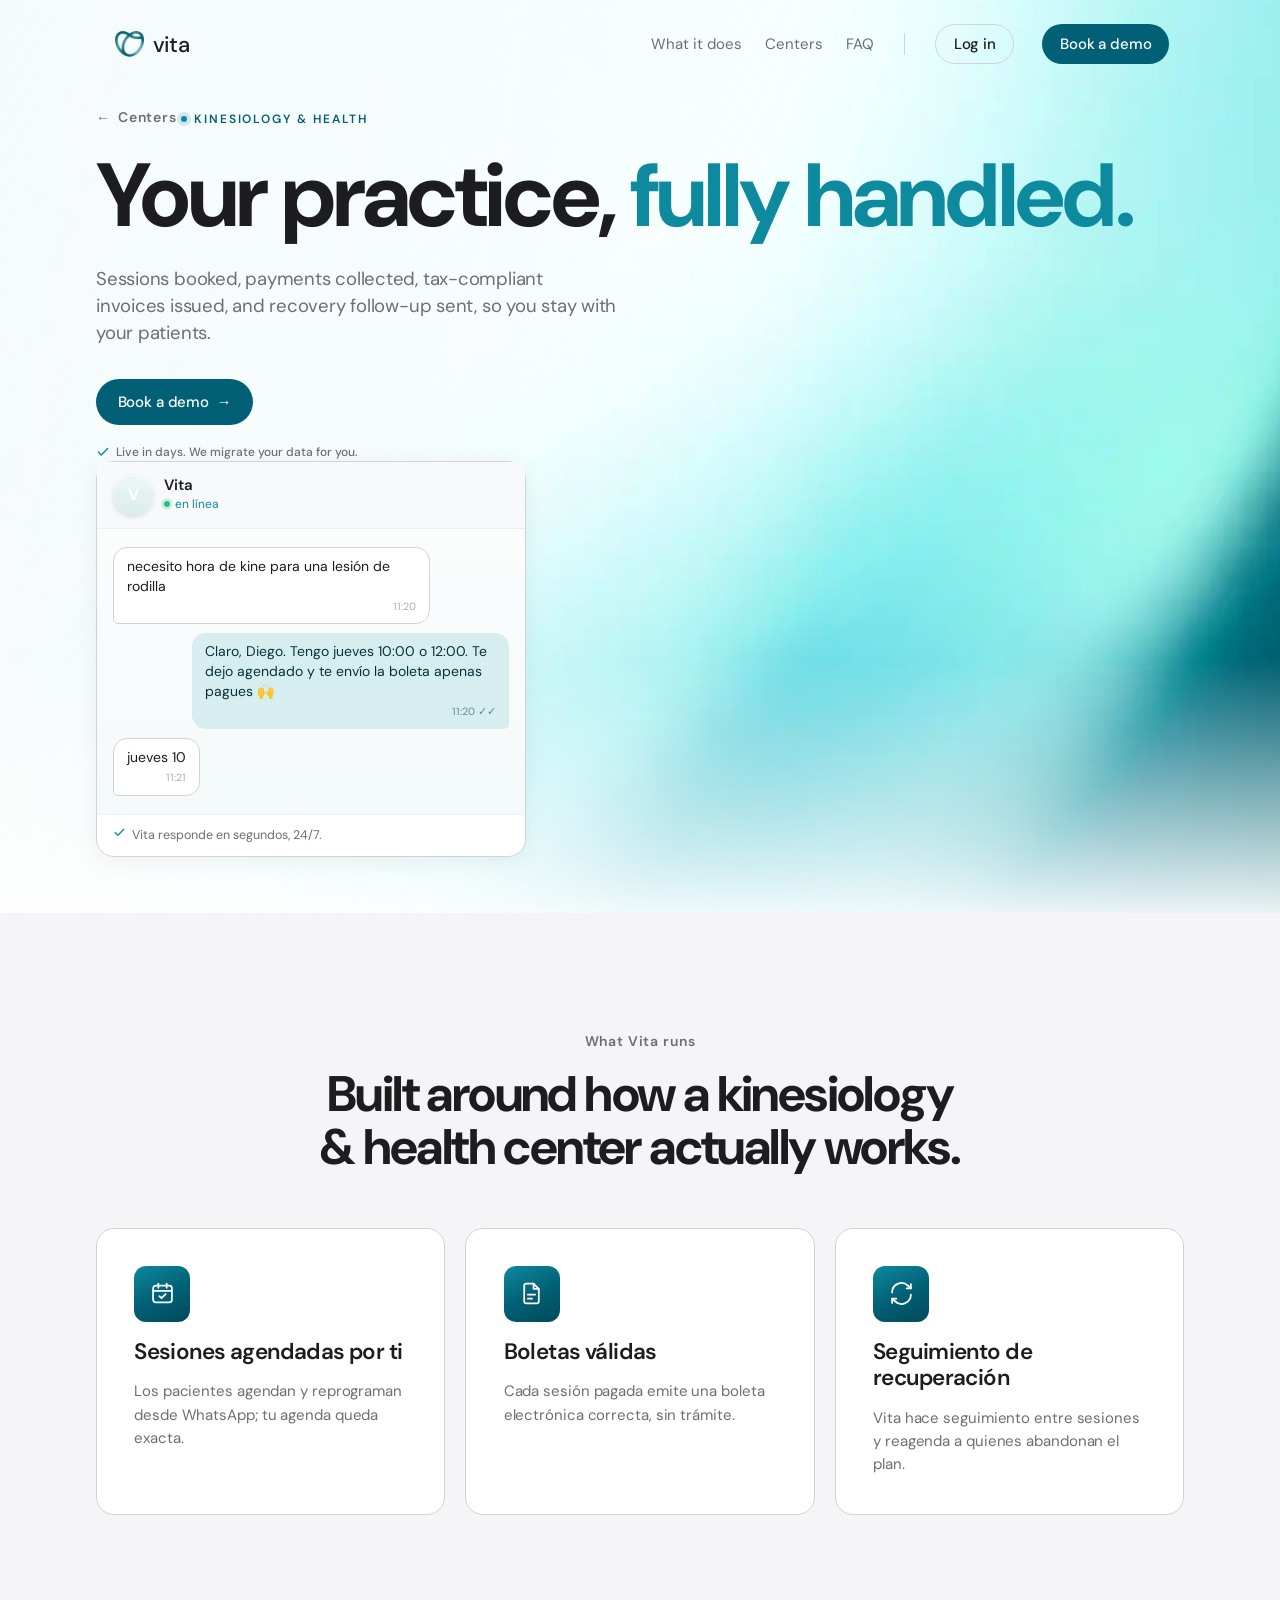
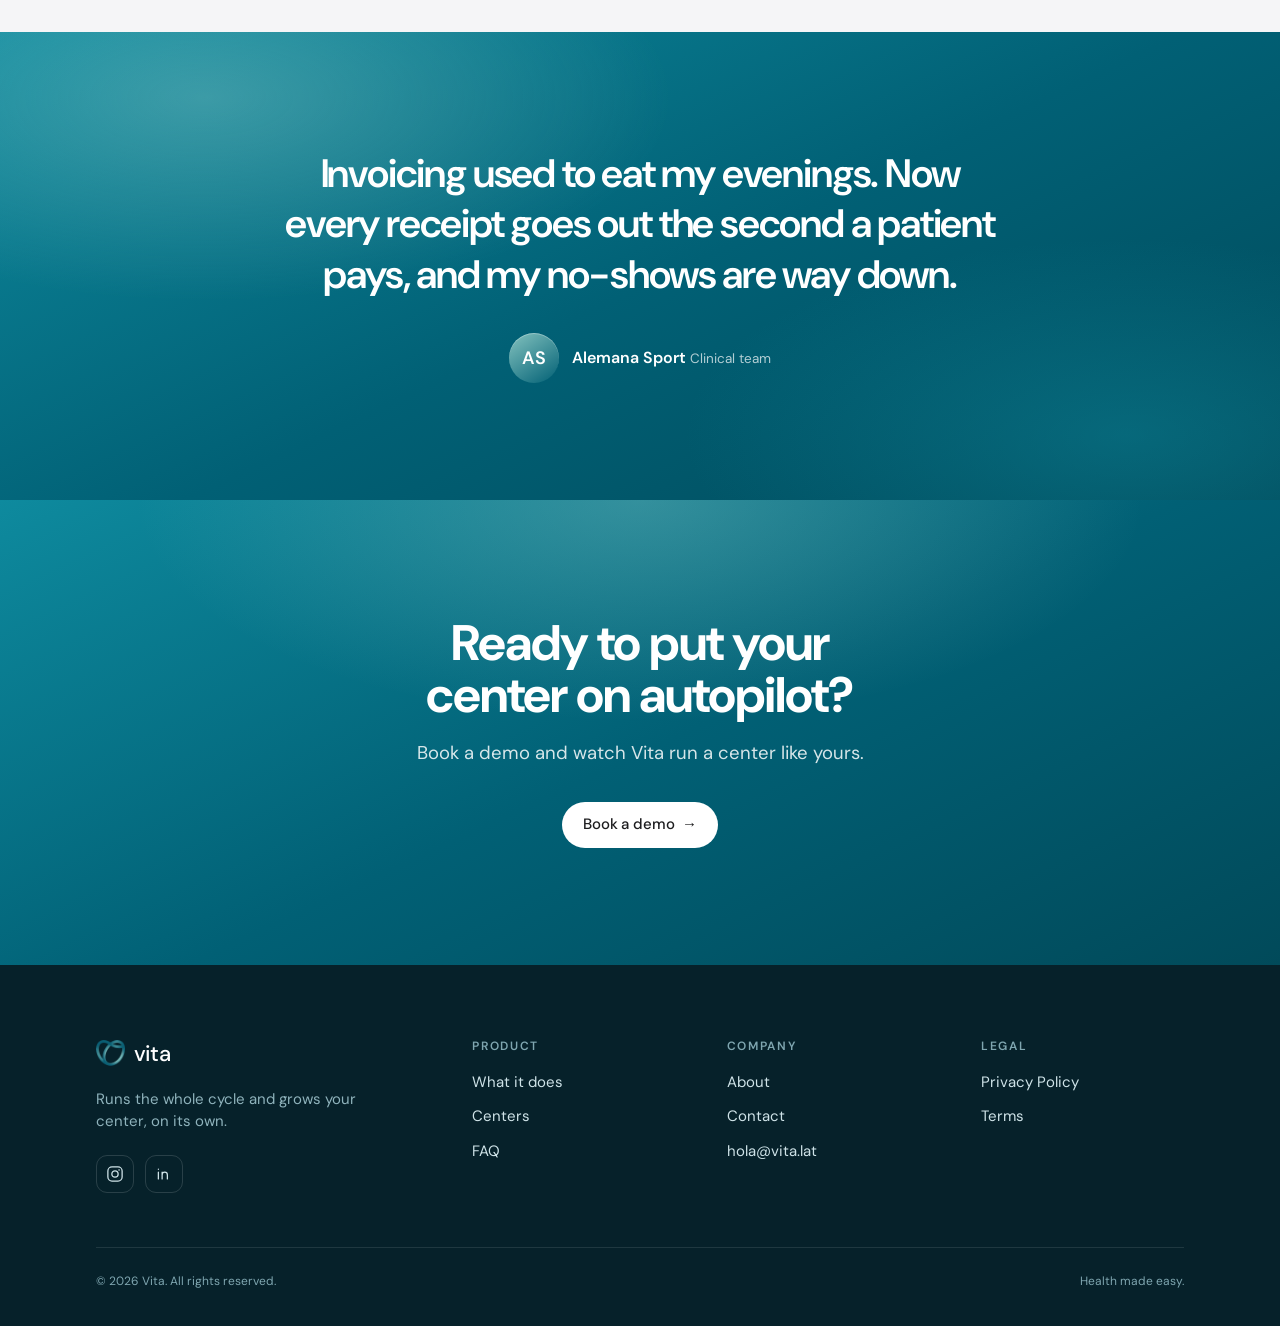
<file: centers/kinesiologia.html>
<!DOCTYPE html>
<html lang="en">
<head>
<meta charset="UTF-8" />
<meta name="viewport" content="width=device-width, initial-scale=1.0" />
<title>vita · Kinesiology & Health</title>
<meta name="robots" content="noindex, nofollow" />
<link rel="icon" href="../assets/favicon-32.png" sizes="32x32" type="image/png" />
<link rel="stylesheet" href="../assets/vita.css" />
</head>
<body>

<header class="nav" id="nav">
  <div class="wrap">
    <div class="nav-inner">
    <a href="../index.html" class="brand"><img class="mark" src="../assets/vita-mark.webp" alt="" aria-hidden="true" /><span class="wordmark">vita</span></a>
    <nav class="nav-links">
      <a href="../index.html#cycle" class="lnk" data-en="What it does" data-es="Qué hace">What it does</a>
      <a href="../index.html#centers" class="lnk" data-en="Centers" data-es="Centros">Centers</a>
      <a href="../index.html#faq" class="lnk" data-en="FAQ" data-es="Preguntas">FAQ</a>
    </nav>
    <span class="nav-gap" aria-hidden="true"></span>
    <a href="https://app.vita.lat" class="btn btn-ghost nav-login" data-en="Log in" data-es="Iniciar sesión">Log in</a>
    <a href="#demo" class="btn btn-primary nav-cta" data-en="Book a demo" data-es="Agenda una demo">Book a demo</a>
    <button class="menu-btn" id="menuBtn" aria-label="Menu"><span></span><span></span><span></span></button>
    </div>
  </div>
</header>

<section class="hero" id="top">
  <div class="hero-bg" aria-hidden="true"></div>
  <div class="hero-sheen" aria-hidden="true"></div>
  <div class="hero-veil" aria-hidden="true"></div>
  <div class="hero-fade" aria-hidden="true"></div>
  <div class="wrap">
    <div class="hero-grid" style="grid-template-columns:1.05fr .95fr;max-width:none">
      <div class="hero-copy">
        <a href="../index.html#centers" class="sec-eyebrow" style="display:inline-flex;align-items:center;gap:.5em;text-decoration:none" data-en-html="&larr; Centers" data-es-html="&larr; Centros">&larr; <span data-en="Centers" data-es="Centros">Centers</span></a>
        <span class="eyebrow reveal" style="margin-top:14px"><span class="pip"></span><span data-en="Kinesiology & Health" data-es="Kinesiología & Salud">Kinesiology & Health</span></span>
        <h1 class="display reveal" data-en-html="Your practice, <span class='accent'>fully handled.</span>" data-es-html="Tu consulta, <span class='accent'>totalmente resuelta.</span>">Your practice, <span class='accent'>fully handled.</span></h1>
        <p class="subhead reveal" data-en="Sessions booked, payments collected, tax-compliant invoices issued, and recovery follow-up sent, so you stay with your patients." data-es="Sesiones agendadas, pagos cobrados, boletas válidas emitidas y seguimiento de recuperación enviado, para que te quedes con tus pacientes.">Sessions booked, payments collected, tax-compliant invoices issued, and recovery follow-up sent, so you stay with your patients.</p>
        <div class="hero-cta reveal">
          <a href="#demo" class="btn btn-primary" data-en-html="Book a demo <span class='arr'>&rarr;</span>" data-es-html="Agenda una demo <span class='arr'>&rarr;</span>">Book a demo <span class="arr">&rarr;</span></a>
        </div>
        <p class="microproof reveal"><span class="ck" aria-hidden="true"><svg width="14" height="14" viewBox="0 0 24 24" fill="none" stroke="currentColor" stroke-width="2.4" stroke-linecap="round" stroke-linejoin="round"><path d="M20 6 9 17l-5-5"/></svg></span><span data-en="Live in days. We migrate your data for you." data-es="Operativo en días. Migramos tus datos por ti.">Live in days. We migrate your data for you.</span></p>
      </div>
      <div class="hero-mock reveal">
        <div class="mock">
          <div class="chat-head">
            <div class="chat-av">V</div>
            <div><div class="chat-name">Vita</div><div class="chat-status"><span class="live"></span>en línea</div></div>
          </div>
          <div class="chat-body">
            <div class="bub in" data-en="need a physio session for a knee injury" data-es="necesito hora de kine para una lesión de rodilla">necesito hora de kine para una lesión de rodilla<span class="ts">11:20</span></div>
            <div class="bub out" data-en="Sure, Diego. I have Thursday 10am or noon. I’ll book it and send the receipt as soon as you pay 🙌" data-es="Claro, Diego. Tengo jueves 10:00 o 12:00. Te dejo agendado y te envío la boleta apenas pagues 🙌">Claro, Diego. Tengo jueves 10:00 o 12:00. Te dejo agendado y te envío la boleta apenas pagues 🙌<span class="ts">11:20 ✓✓</span></div>
            <div class="bub in" data-en="thursday 10" data-es="jueves 10">jueves 10<span class="ts">11:21</span></div>
          </div>
          <div class="chat-foot"><span class="ck" aria-hidden="true"><svg width="13" height="13" viewBox="0 0 24 24" fill="none" stroke="currentColor" stroke-width="2.4" stroke-linecap="round" stroke-linejoin="round"><path d="M20 6 9 17l-5-5"/></svg></span><span data-en="Vita replies in seconds, 24/7." data-es="Vita responde en segundos, 24/7.">Vita responde en segundos, 24/7.</span></div>
        </div>
      </div>
    </div>
  </div>
</section>

<section class="block incl bg-soft">
  <div class="wrap">
    <div style="text-align:center">
      <span class="sec-eyebrow reveal" data-en="What Vita runs" data-es="Lo que opera Vita">What Vita runs</span>
      <h2 class="h2 reveal" style="margin-left:auto;margin-right:auto;max-width:20ch" data-en="Built around how a kinesiology & health center actually works." data-es="Pensado para cómo funciona de verdad un centro de kinesiología & salud.">Built around how a kinesiology & health center actually works.</h2>
    </div>
    <div class="incl-grid">
      <div class="incl-card reveal">
        <span class="incl-ic"><svg viewBox="0 0 24 24" fill="none" stroke="currentColor" stroke-linecap="round" stroke-linejoin="round"><rect x="3" y="4.5" width="18" height="16" rx="2.5"/><path d="M3 9.5h18M8 2.5v4M16 2.5v4"/><path d="m9 14.5 2 2 4-4"/></svg></span>
        <h3 data-en="Sessions booked for you" data-es="Sesiones agendadas por ti">Sesiones agendadas por ti</h3>
        <p data-en="Patients book and reschedule from WhatsApp; your calendar stays accurate." data-es="Los pacientes agendan y reprograman desde WhatsApp; tu agenda queda exacta.">Los pacientes agendan y reprograman desde WhatsApp; tu agenda queda exacta.</p>
      </div>
      <div class="incl-card reveal">
        <span class="incl-ic"><svg viewBox="0 0 24 24" fill="none" stroke="currentColor" stroke-linecap="round" stroke-linejoin="round"><path d="M14 2.5H7a2 2 0 0 0-2 2v15a2 2 0 0 0 2 2h10a2 2 0 0 0 2-2V7.5z"/><path d="M14 2.5v5h5M8.5 13h7M8.5 17h4"/></svg></span>
        <h3 data-en="Tax-compliant invoices" data-es="Boletas válidas">Boletas válidas</h3>
        <p data-en="Every paid session triggers a correct electronic receipt, no admin." data-es="Cada sesión pagada emite una boleta electrónica correcta, sin trámite.">Cada sesión pagada emite una boleta electrónica correcta, sin trámite.</p>
      </div>
      <div class="incl-card reveal">
        <span class="incl-ic"><svg viewBox="0 0 24 24" fill="none" stroke="currentColor" stroke-linecap="round" stroke-linejoin="round"><path d="M3 11a9 9 0 0 1 15-6.7L21 7"/><path d="M21 3v4h-4"/><path d="M21 13a9 9 0 0 1-15 6.7L3 17"/><path d="M3 21v-4h4"/></svg></span>
        <h3 data-en="Recovery follow-up" data-es="Seguimiento de recuperación">Seguimiento de recuperación</h3>
        <p data-en="Vita checks in between sessions and rebooks patients who drift off plan." data-es="Vita hace seguimiento entre sesiones y reagenda a quienes abandonan el plan.">Vita hace seguimiento entre sesiones y reagenda a quienes abandonan el plan.</p>
      </div>
    </div>
  </div>
</section>

<section class="block quote-band">
  <div class="qglow" aria-hidden="true"></div>
  <div class="wrap">
    <div class="quote-shell reveal">
      <div class="quote-mark" aria-hidden="true">&ldquo;</div>
      <p class="quote-text" data-en="Invoicing used to eat my evenings. Now every receipt goes out the second a patient pays, and my no-shows are way down." data-es="Facturar me comía las tardes. Ahora cada boleta sale apenas el paciente paga, y mis no-shows bajaron muchísimo.">Invoicing used to eat my evenings. Now every receipt goes out the second a patient pays, and my no-shows are way down.</p>
      <div class="quote-who">
        <span class="quote-av">AS</span>
        <span class="quote-meta">
          <span class="quote-name">Alemana Sport</span>
          <span class="quote-role" data-en="Clinical team" data-es="Equipo clínico">Clinical team</span>
        </span>
      </div>
    </div>
  </div>
</section>

<section class="block cta-final" id="demo">
  <div class="cta-grad" aria-hidden="true"></div>
  <div class="wrap">
    <h2 class="reveal" data-en="Ready to put your center on autopilot?" data-es="¿Listo para poner tu centro en piloto automático?">Ready to put your center on autopilot?</h2>
    <p class="reveal" data-en="Book a demo and watch Vita run a center like yours." data-es="Agenda una demo y mira a Vita operar un centro como el tuyo.">Book a demo and watch Vita run a center like yours.</p>
    <a href="#demo" class="btn btn-light reveal" data-en-html="Book a demo <span class='arr'>&rarr;</span>" data-es-html="Agenda una demo <span class='arr'>&rarr;</span>">Book a demo <span class="arr">&rarr;</span></a>
  </div>
</section>

<footer class="ft">
  <div class="wrap">
    <div class="ft-top">
      <div class="ft-brand">
        <a href="../index.html" class="brand"><img class="mark" src="../assets/vita-mark.webp" alt="" aria-hidden="true" /><span class="wordmark">vita</span></a>
        <p class="ft-tag" data-en="Runs the whole cycle and grows your center, on its own." data-es="Opera el ciclo completo y hace crecer tu centro, sola.">Runs the whole cycle and grows your center, on its own.</p>
        <div class="ft-soc">
          <a href="#" aria-label="Instagram"><svg width="18" height="18" viewBox="0 0 24 24" fill="none" stroke="currentColor" stroke-width="1.7" stroke-linecap="round" stroke-linejoin="round"><rect x="2.5" y="2.5" width="19" height="19" rx="5.5"/><circle cx="12" cy="12" r="4.2"/><circle cx="17.4" cy="6.6" r="1.1" fill="currentColor" stroke="none"/></svg></a>
          <a href="#" aria-label="LinkedIn"><svg width="18" height="18" viewBox="0 0 24 24" fill="none" stroke="currentColor" stroke-width="1.7" stroke-linecap="round" stroke-linejoin="round"><path d="M4.5 9.5v9M4.5 5.6v.1M9.5 18.5v-9M9.5 13.2c0-2 1.4-3.7 3.5-3.7s3.5 1.7 3.5 3.7v5.3"/></svg></a>
        </div>
      </div>
      <div class="ft-col">
        <h4>Product</h4>
        <ul>
          <li><a href="../index.html#cycle" data-en="What it does" data-es="Qué hace">What it does</a></li>
          <li><a href="../index.html#centers" data-en="Centers" data-es="Centros">Centers</a></li>
          <li><a href="../index.html#faq" data-en="FAQ" data-es="Preguntas">FAQ</a></li>
        </ul>
      </div>
      <div class="ft-col">
        <h4>Company</h4>
        <ul>
          <li><a href="#" data-en="About" data-es="Nosotros">About</a></li>
          <li><a href="#" data-en="Contact" data-es="Contacto">Contact</a></li>
        </ul>
        <a href="mailto:hola@vita.lat" class="ft-mail">hola@vita.lat</a>
      </div>
      <div class="ft-col">
        <h4>Legal</h4>
        <ul>
          <li><a href="#" data-en="Privacy Policy" data-es="Privacidad">Privacy Policy</a></li>
          <li><a href="#" data-en="Terms" data-es="Términos">Terms</a></li>
        </ul>
      </div>
    </div>
    <div class="ft-bot">
      <span>© 2026 Vita. All rights reserved.</span>
      <span data-en="Health made easy." data-es="La salud, fácil.">Health made easy.</span>
    </div>
  </div>
</footer>

<script src="../assets/vita.js" defer></script>
</body>
</html>
</file>
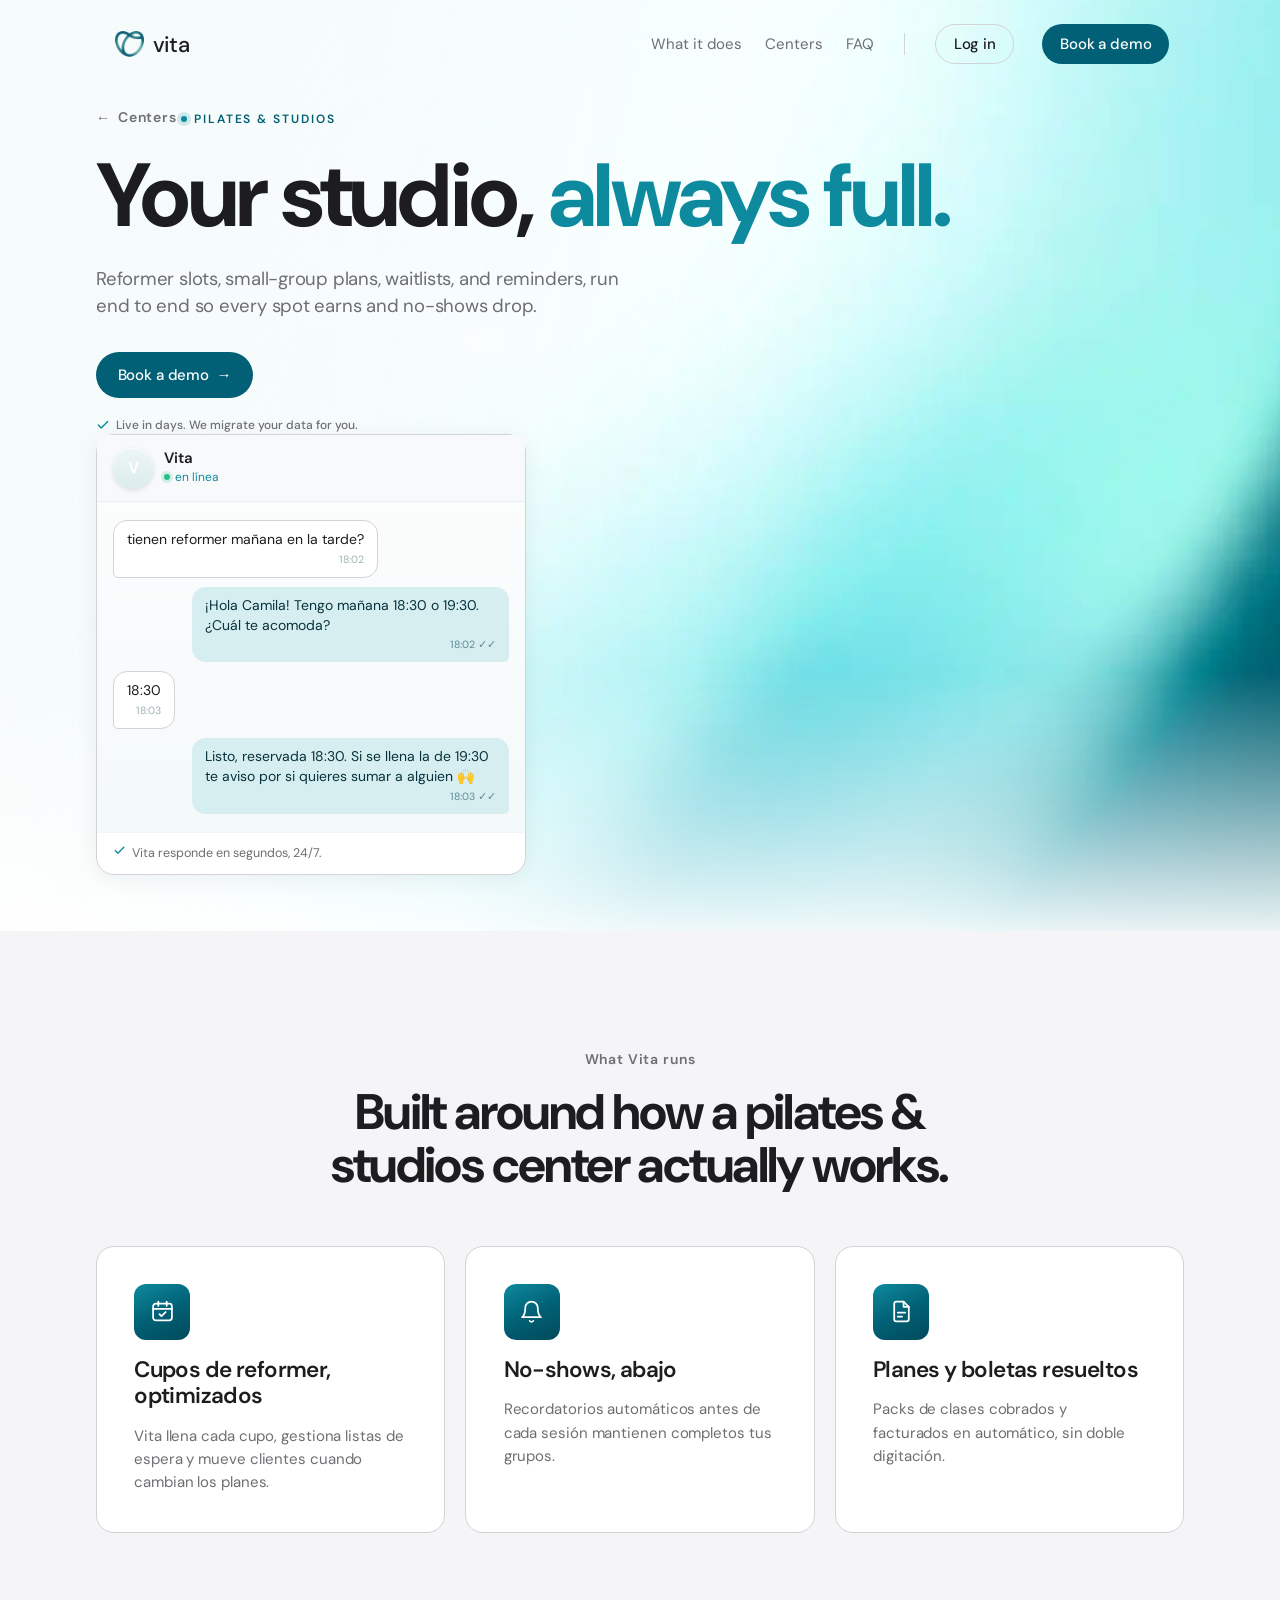
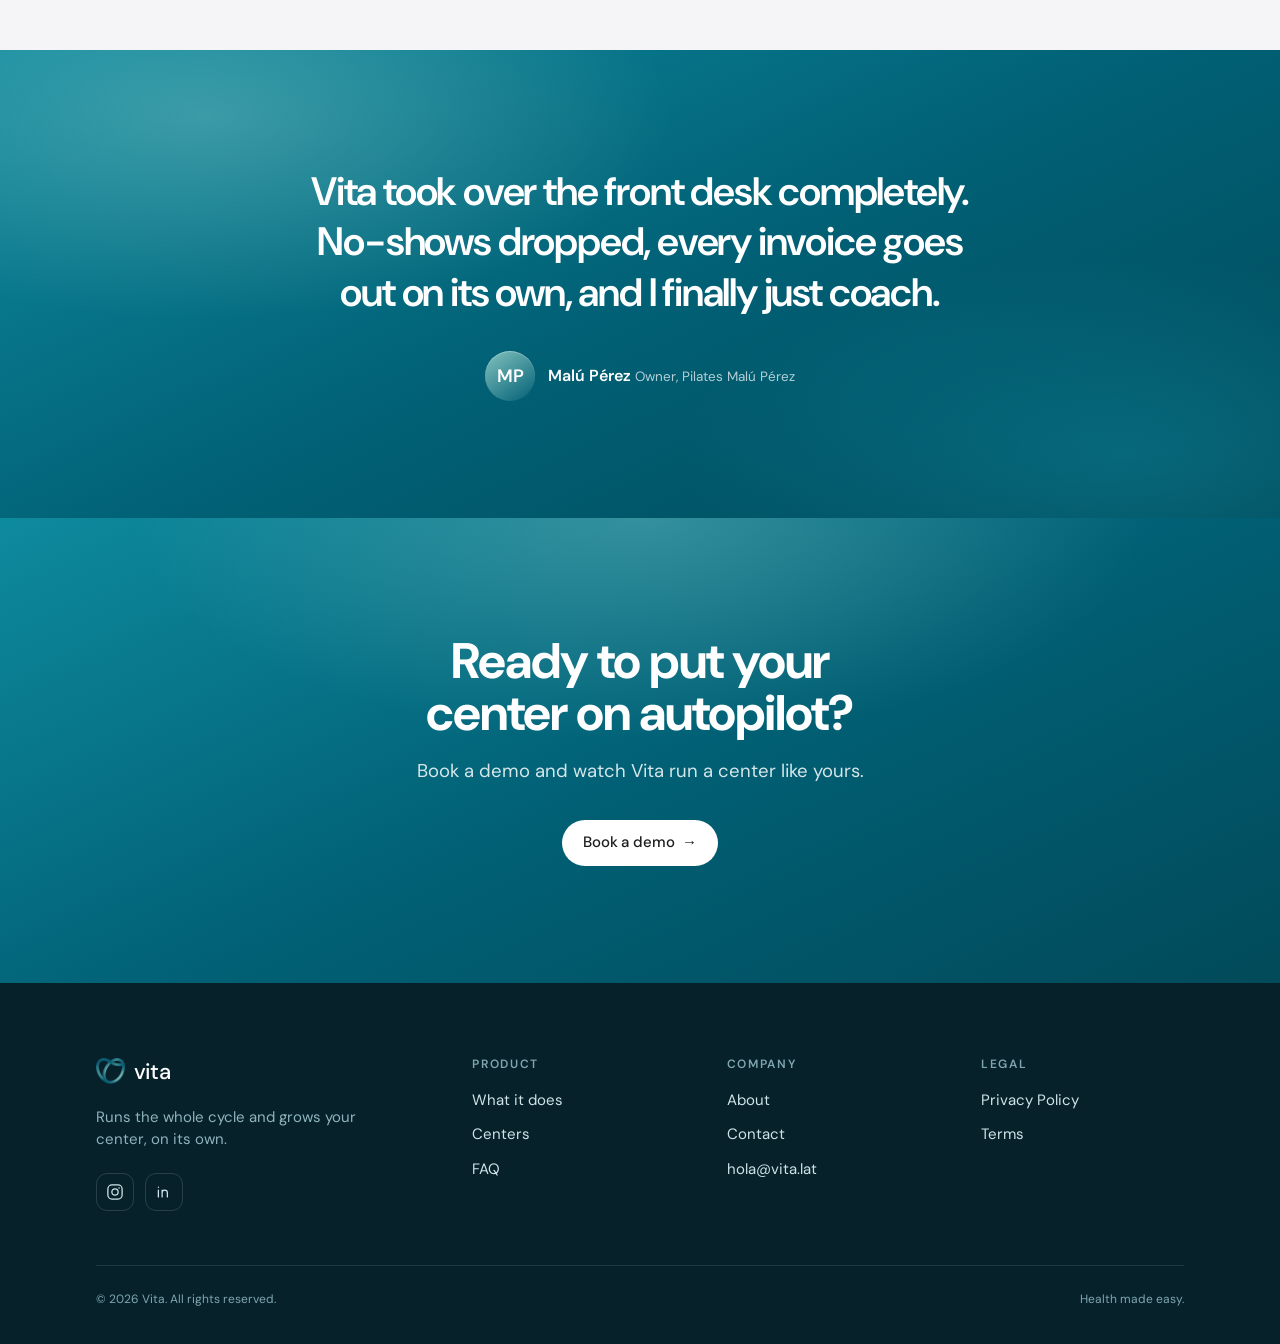
<file: centers/pilates.html>
<!DOCTYPE html>
<html lang="en">
<head>
<meta charset="UTF-8" />
<meta name="viewport" content="width=device-width, initial-scale=1.0" />
<title>vita · Pilates & Studios</title>
<meta name="robots" content="noindex, nofollow" />
<link rel="icon" href="../assets/favicon-32.png" sizes="32x32" type="image/png" />
<link rel="stylesheet" href="../assets/vita.css" />
</head>
<body>

<header class="nav" id="nav">
  <div class="wrap">
    <div class="nav-inner">
    <a href="../index.html" class="brand"><img class="mark" src="../assets/vita-mark.webp" alt="" aria-hidden="true" /><span class="wordmark">vita</span></a>
    <nav class="nav-links">
      <a href="../index.html#cycle" class="lnk" data-en="What it does" data-es="Qué hace">What it does</a>
      <a href="../index.html#centers" class="lnk" data-en="Centers" data-es="Centros">Centers</a>
      <a href="../index.html#faq" class="lnk" data-en="FAQ" data-es="Preguntas">FAQ</a>
    </nav>
    <span class="nav-gap" aria-hidden="true"></span>
    <a href="https://app.vita.lat" class="btn btn-ghost nav-login" data-en="Log in" data-es="Iniciar sesión">Log in</a>
    <a href="#demo" class="btn btn-primary nav-cta" data-en="Book a demo" data-es="Agenda una demo">Book a demo</a>
    <button class="menu-btn" id="menuBtn" aria-label="Menu"><span></span><span></span><span></span></button>
    </div>
  </div>
</header>

<section class="hero" id="top">
  <div class="hero-bg" aria-hidden="true"></div>
  <div class="hero-sheen" aria-hidden="true"></div>
  <div class="hero-veil" aria-hidden="true"></div>
  <div class="hero-fade" aria-hidden="true"></div>
  <div class="wrap">
    <div class="hero-grid" style="grid-template-columns:1.05fr .95fr;max-width:none">
      <div class="hero-copy">
        <a href="../index.html#centers" class="sec-eyebrow" style="display:inline-flex;align-items:center;gap:.5em;text-decoration:none" data-en-html="&larr; Centers" data-es-html="&larr; Centros">&larr; <span data-en="Centers" data-es="Centros">Centers</span></a>
        <span class="eyebrow reveal" style="margin-top:14px"><span class="pip"></span><span data-en="Pilates & Studios" data-es="Pilates & Estudios">Pilates & Studios</span></span>
        <h1 class="display reveal" data-en-html="Your studio, <span class='accent'>always full.</span>" data-es-html="Tu estudio, <span class='accent'>siempre lleno.</span>">Your studio, <span class='accent'>always full.</span></h1>
        <p class="subhead reveal" data-en="Reformer slots, small-group plans, waitlists, and reminders, run end to end so every spot earns and no-shows drop." data-es="Cupos de reformer, planes de grupos reducidos, listas de espera y recordatorios, operados de punta a punta para que cada cupo produzca y bajen los no-shows.">Reformer slots, small-group plans, waitlists, and reminders, run end to end so every spot earns and no-shows drop.</p>
        <div class="hero-cta reveal">
          <a href="#demo" class="btn btn-primary" data-en-html="Book a demo <span class='arr'>&rarr;</span>" data-es-html="Agenda una demo <span class='arr'>&rarr;</span>">Book a demo <span class="arr">&rarr;</span></a>
        </div>
        <p class="microproof reveal"><span class="ck" aria-hidden="true"><svg width="14" height="14" viewBox="0 0 24 24" fill="none" stroke="currentColor" stroke-width="2.4" stroke-linecap="round" stroke-linejoin="round"><path d="M20 6 9 17l-5-5"/></svg></span><span data-en="Live in days. We migrate your data for you." data-es="Operativo en días. Migramos tus datos por ti.">Live in days. We migrate your data for you.</span></p>
      </div>
      <div class="hero-mock reveal">
        <div class="mock">
          <div class="chat-head">
            <div class="chat-av">V</div>
            <div><div class="chat-name">Vita</div><div class="chat-status"><span class="live"></span>en línea</div></div>
          </div>
          <div class="chat-body">
            <div class="bub in" data-en="any reformer tomorrow afternoon?" data-es="tienen reformer mañana en la tarde?">tienen reformer mañana en la tarde?<span class="ts">18:02</span></div>
            <div class="bub out" data-en="Hi Camila! I have tomorrow 6:30 or 7:30pm. Which works?" data-es="¡Hola Camila! Tengo mañana 18:30 o 19:30. ¿Cuál te acomoda?">¡Hola Camila! Tengo mañana 18:30 o 19:30. ¿Cuál te acomoda?<span class="ts">18:02 ✓✓</span></div>
            <div class="bub in" data-en="6:30" data-es="18:30">18:30<span class="ts">18:03</span></div>
            <div class="bub out" data-en="Booked for 6:30. If 7:30 fills I’ll ping you in case you want to add someone 🙌" data-es="Listo, reservada 18:30. Si se llena la de 19:30 te aviso por si quieres sumar a alguien 🙌">Listo, reservada 18:30. Si se llena la de 19:30 te aviso por si quieres sumar a alguien 🙌<span class="ts">18:03 ✓✓</span></div>
          </div>
          <div class="chat-foot"><span class="ck" aria-hidden="true"><svg width="13" height="13" viewBox="0 0 24 24" fill="none" stroke="currentColor" stroke-width="2.4" stroke-linecap="round" stroke-linejoin="round"><path d="M20 6 9 17l-5-5"/></svg></span><span data-en="Vita replies in seconds, 24/7." data-es="Vita responde en segundos, 24/7.">Vita responde en segundos, 24/7.</span></div>
        </div>
      </div>
    </div>
  </div>
</section>

<section class="block incl bg-soft">
  <div class="wrap">
    <div style="text-align:center">
      <span class="sec-eyebrow reveal" data-en="What Vita runs" data-es="Lo que opera Vita">What Vita runs</span>
      <h2 class="h2 reveal" style="margin-left:auto;margin-right:auto;max-width:20ch" data-en="Built around how a pilates & studios center actually works." data-es="Pensado para cómo funciona de verdad un centro de pilates & estudios.">Built around how a pilates & studios center actually works.</h2>
    </div>
    <div class="incl-grid">
      <div class="incl-card reveal">
        <span class="incl-ic"><svg viewBox="0 0 24 24" fill="none" stroke="currentColor" stroke-linecap="round" stroke-linejoin="round"><rect x="3" y="4.5" width="18" height="16" rx="2.5"/><path d="M3 9.5h18M8 2.5v4M16 2.5v4"/><path d="m9 14.5 2 2 4-4"/></svg></span>
        <h3 data-en="Reformer slots, optimized" data-es="Cupos de reformer, optimizados">Cupos de reformer, optimizados</h3>
        <p data-en="Vita fills every slot, manages waitlists, and moves clients when plans change." data-es="Vita llena cada cupo, gestiona listas de espera y mueve clientes cuando cambian los planes.">Vita llena cada cupo, gestiona listas de espera y mueve clientes cuando cambian los planes.</p>
      </div>
      <div class="incl-card reveal">
        <span class="incl-ic"><svg viewBox="0 0 24 24" fill="none" stroke="currentColor" stroke-linecap="round" stroke-linejoin="round"><path d="M18 8.5a6 6 0 0 0-12 0c0 7-3 9-3 9h18s-3-2-3-9"/><path d="M13.7 21a2 2 0 0 1-3.4 0"/></svg></span>
        <h3 data-en="No-shows, down" data-es="No-shows, abajo">No-shows, abajo</h3>
        <p data-en="Automatic reminders before every session keep your small groups complete." data-es="Recordatorios automáticos antes de cada sesión mantienen completos tus grupos.">Recordatorios automáticos antes de cada sesión mantienen completos tus grupos.</p>
      </div>
      <div class="incl-card reveal">
        <span class="incl-ic"><svg viewBox="0 0 24 24" fill="none" stroke="currentColor" stroke-linecap="round" stroke-linejoin="round"><path d="M14 2.5H7a2 2 0 0 0-2 2v15a2 2 0 0 0 2 2h10a2 2 0 0 0 2-2V7.5z"/><path d="M14 2.5v5h5M8.5 13h7M8.5 17h4"/></svg></span>
        <h3 data-en="Plans and invoices handled" data-es="Planes y boletas resueltos">Planes y boletas resueltos</h3>
        <p data-en="Class packs charged and invoiced automatically, with no double entry." data-es="Packs de clases cobrados y facturados en automático, sin doble digitación.">Packs de clases cobrados y facturados en automático, sin doble digitación.</p>
      </div>
    </div>
  </div>
</section>

<section class="block quote-band">
  <div class="qglow" aria-hidden="true"></div>
  <div class="wrap">
    <div class="quote-shell reveal">
      <div class="quote-mark" aria-hidden="true">&ldquo;</div>
      <p class="quote-text" data-en="Vita took over the front desk completely. No-shows dropped, every invoice goes out on its own, and I finally just coach." data-es="Vita se hizo cargo de la recepción por completo. Bajaron los no-shows, cada boleta sale sola, y por fin solo entreno.">Vita took over the front desk completely. No-shows dropped, every invoice goes out on its own, and I finally just coach.</p>
      <div class="quote-who">
        <span class="quote-av">MP</span>
        <span class="quote-meta">
          <span class="quote-name">Malú Pérez</span>
          <span class="quote-role" data-en="Owner, Pilates Malú Pérez" data-es="Dueña, Pilates Malú Pérez">Owner, Pilates Malú Pérez</span>
        </span>
      </div>
    </div>
  </div>
</section>

<section class="block cta-final" id="demo">
  <div class="cta-grad" aria-hidden="true"></div>
  <div class="wrap">
    <h2 class="reveal" data-en="Ready to put your center on autopilot?" data-es="¿Listo para poner tu centro en piloto automático?">Ready to put your center on autopilot?</h2>
    <p class="reveal" data-en="Book a demo and watch Vita run a center like yours." data-es="Agenda una demo y mira a Vita operar un centro como el tuyo.">Book a demo and watch Vita run a center like yours.</p>
    <a href="#demo" class="btn btn-light reveal" data-en-html="Book a demo <span class='arr'>&rarr;</span>" data-es-html="Agenda una demo <span class='arr'>&rarr;</span>">Book a demo <span class="arr">&rarr;</span></a>
  </div>
</section>

<footer class="ft">
  <div class="wrap">
    <div class="ft-top">
      <div class="ft-brand">
        <a href="../index.html" class="brand"><img class="mark" src="../assets/vita-mark.webp" alt="" aria-hidden="true" /><span class="wordmark">vita</span></a>
        <p class="ft-tag" data-en="Runs the whole cycle and grows your center, on its own." data-es="Opera el ciclo completo y hace crecer tu centro, sola.">Runs the whole cycle and grows your center, on its own.</p>
        <div class="ft-soc">
          <a href="#" aria-label="Instagram"><svg width="18" height="18" viewBox="0 0 24 24" fill="none" stroke="currentColor" stroke-width="1.7" stroke-linecap="round" stroke-linejoin="round"><rect x="2.5" y="2.5" width="19" height="19" rx="5.5"/><circle cx="12" cy="12" r="4.2"/><circle cx="17.4" cy="6.6" r="1.1" fill="currentColor" stroke="none"/></svg></a>
          <a href="#" aria-label="LinkedIn"><svg width="18" height="18" viewBox="0 0 24 24" fill="none" stroke="currentColor" stroke-width="1.7" stroke-linecap="round" stroke-linejoin="round"><path d="M4.5 9.5v9M4.5 5.6v.1M9.5 18.5v-9M9.5 13.2c0-2 1.4-3.7 3.5-3.7s3.5 1.7 3.5 3.7v5.3"/></svg></a>
        </div>
      </div>
      <div class="ft-col">
        <h4>Product</h4>
        <ul>
          <li><a href="../index.html#cycle" data-en="What it does" data-es="Qué hace">What it does</a></li>
          <li><a href="../index.html#centers" data-en="Centers" data-es="Centros">Centers</a></li>
          <li><a href="../index.html#faq" data-en="FAQ" data-es="Preguntas">FAQ</a></li>
        </ul>
      </div>
      <div class="ft-col">
        <h4>Company</h4>
        <ul>
          <li><a href="#" data-en="About" data-es="Nosotros">About</a></li>
          <li><a href="#" data-en="Contact" data-es="Contacto">Contact</a></li>
        </ul>
        <a href="mailto:hola@vita.lat" class="ft-mail">hola@vita.lat</a>
      </div>
      <div class="ft-col">
        <h4>Legal</h4>
        <ul>
          <li><a href="#" data-en="Privacy Policy" data-es="Privacidad">Privacy Policy</a></li>
          <li><a href="#" data-en="Terms" data-es="Términos">Terms</a></li>
        </ul>
      </div>
    </div>
    <div class="ft-bot">
      <span>© 2026 Vita. All rights reserved.</span>
      <span data-en="Health made easy." data-es="La salud, fácil.">Health made easy.</span>
    </div>
  </div>
</footer>

<script src="../assets/vita.js" defer></script>
</body>
</html>
</file>
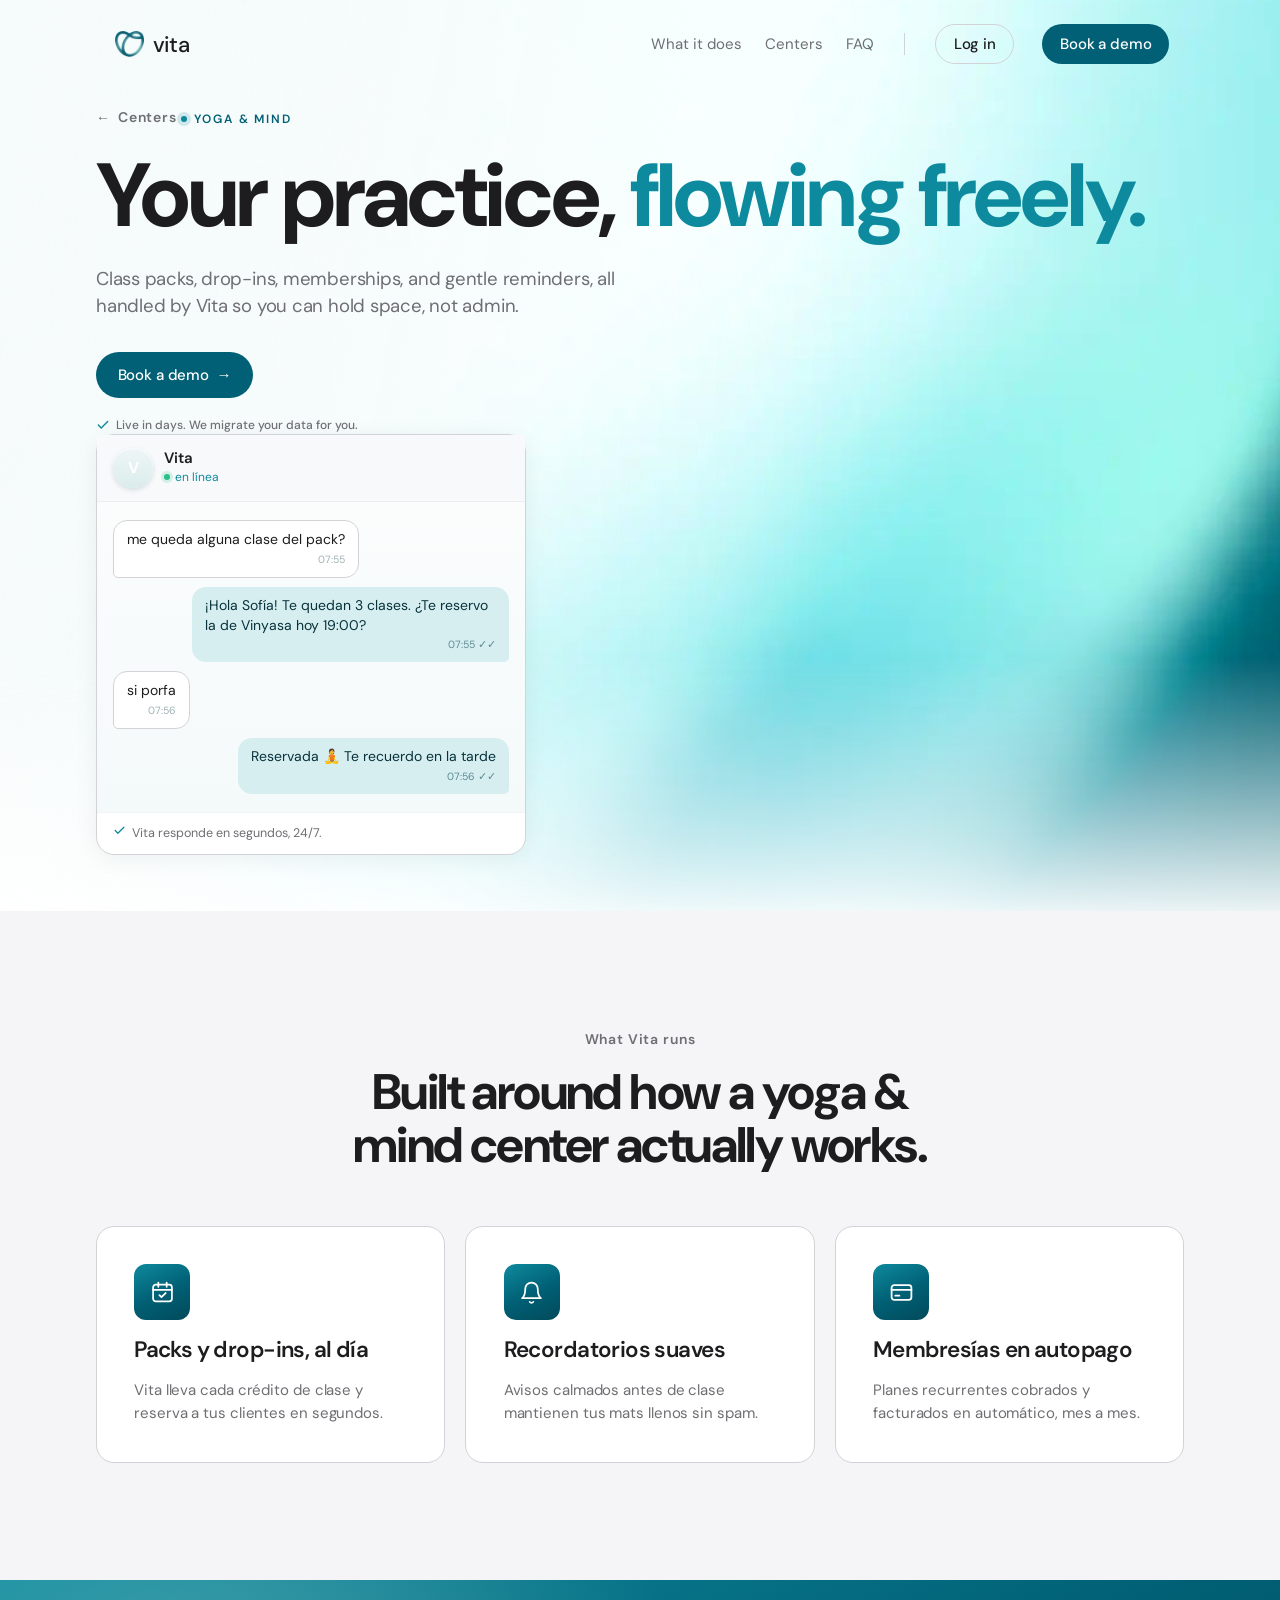
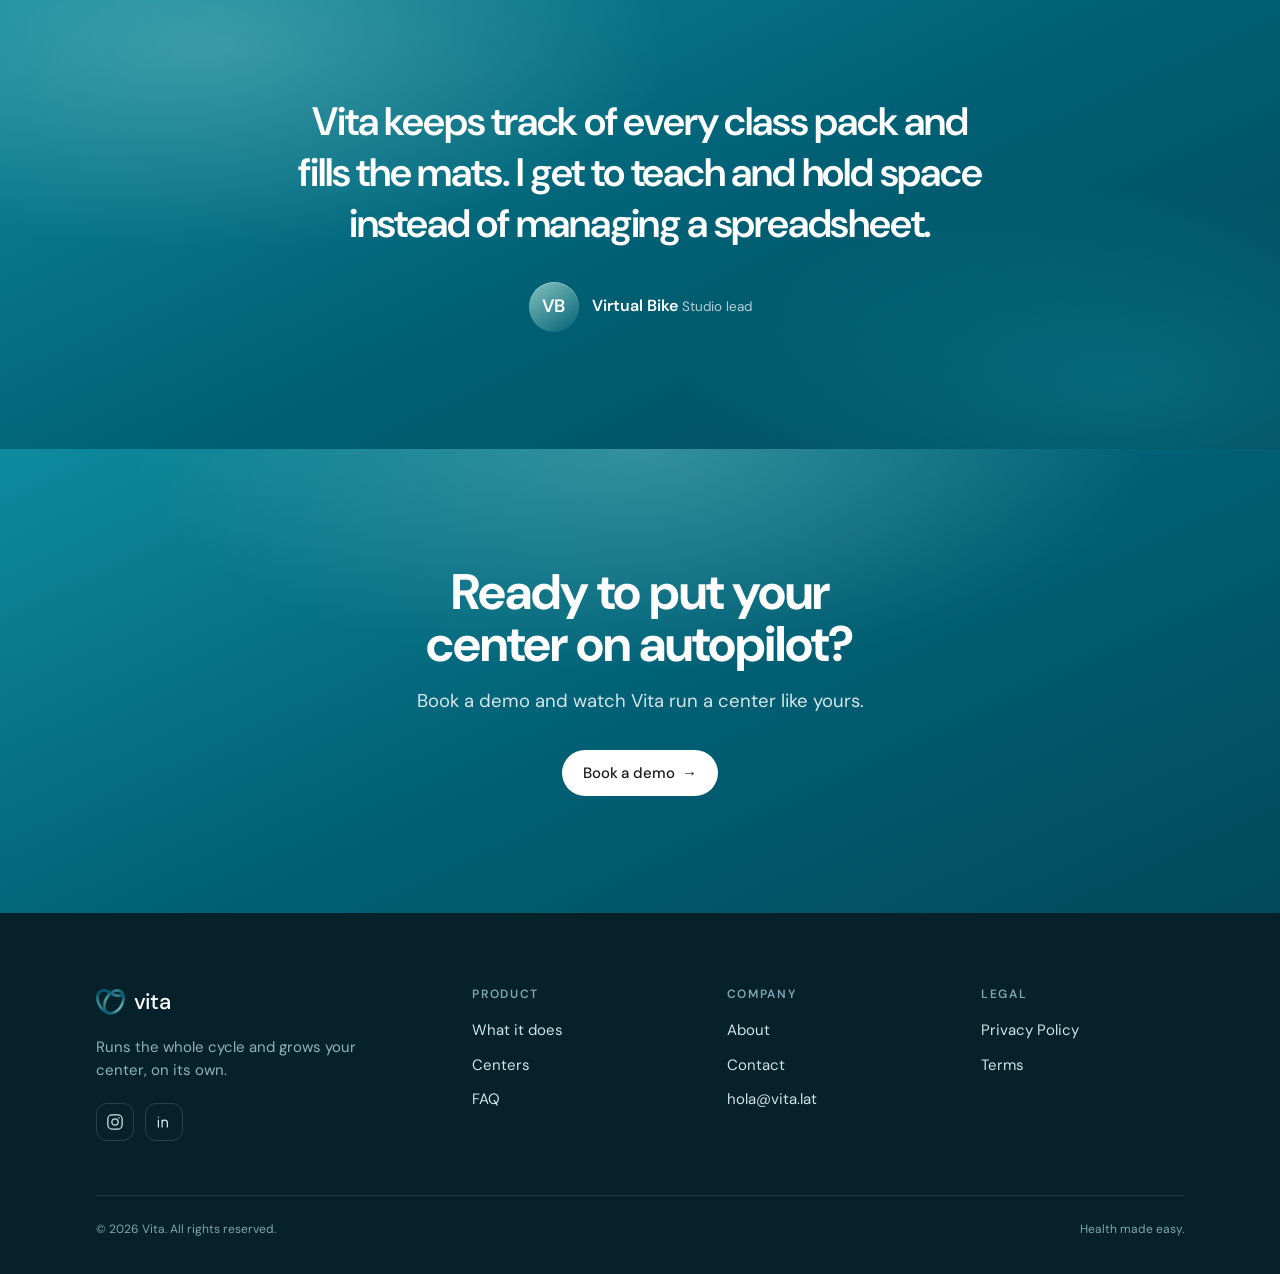
<file: centers/yoga.html>
<!DOCTYPE html>
<html lang="en">
<head>
<meta charset="UTF-8" />
<meta name="viewport" content="width=device-width, initial-scale=1.0" />
<title>vita · Yoga & Mind</title>
<meta name="robots" content="noindex, nofollow" />
<link rel="icon" href="../assets/favicon-32.png" sizes="32x32" type="image/png" />
<link rel="stylesheet" href="../assets/vita.css" />
</head>
<body>

<header class="nav" id="nav">
  <div class="wrap">
    <div class="nav-inner">
    <a href="../index.html" class="brand"><img class="mark" src="../assets/vita-mark.webp" alt="" aria-hidden="true" /><span class="wordmark">vita</span></a>
    <nav class="nav-links">
      <a href="../index.html#cycle" class="lnk" data-en="What it does" data-es="Qué hace">What it does</a>
      <a href="../index.html#centers" class="lnk" data-en="Centers" data-es="Centros">Centers</a>
      <a href="../index.html#faq" class="lnk" data-en="FAQ" data-es="Preguntas">FAQ</a>
    </nav>
    <span class="nav-gap" aria-hidden="true"></span>
    <a href="https://app.vita.lat" class="btn btn-ghost nav-login" data-en="Log in" data-es="Iniciar sesión">Log in</a>
    <a href="#demo" class="btn btn-primary nav-cta" data-en="Book a demo" data-es="Agenda una demo">Book a demo</a>
    <button class="menu-btn" id="menuBtn" aria-label="Menu"><span></span><span></span><span></span></button>
    </div>
  </div>
</header>

<section class="hero" id="top">
  <div class="hero-bg" aria-hidden="true"></div>
  <div class="hero-sheen" aria-hidden="true"></div>
  <div class="hero-veil" aria-hidden="true"></div>
  <div class="hero-fade" aria-hidden="true"></div>
  <div class="wrap">
    <div class="hero-grid" style="grid-template-columns:1.05fr .95fr;max-width:none">
      <div class="hero-copy">
        <a href="../index.html#centers" class="sec-eyebrow" style="display:inline-flex;align-items:center;gap:.5em;text-decoration:none" data-en-html="&larr; Centers" data-es-html="&larr; Centros">&larr; <span data-en="Centers" data-es="Centros">Centers</span></a>
        <span class="eyebrow reveal" style="margin-top:14px"><span class="pip"></span><span data-en="Yoga & Mind" data-es="Yoga & Mente">Yoga & Mind</span></span>
        <h1 class="display reveal" data-en-html="Your practice, <span class='accent'>flowing freely.</span>" data-es-html="Tu práctica, <span class='accent'>fluyendo libre.</span>">Your practice, <span class='accent'>flowing freely.</span></h1>
        <p class="subhead reveal" data-en="Class packs, drop-ins, memberships, and gentle reminders, all handled by Vita so you can hold space, not admin." data-es="Packs de clases, drop-ins, membresías y recordatorios suaves, todo gestionado por Vita para que sostengas el espacio, no la administración.">Class packs, drop-ins, memberships, and gentle reminders, all handled by Vita so you can hold space, not admin.</p>
        <div class="hero-cta reveal">
          <a href="#demo" class="btn btn-primary" data-en-html="Book a demo <span class='arr'>&rarr;</span>" data-es-html="Agenda una demo <span class='arr'>&rarr;</span>">Book a demo <span class="arr">&rarr;</span></a>
        </div>
        <p class="microproof reveal"><span class="ck" aria-hidden="true"><svg width="14" height="14" viewBox="0 0 24 24" fill="none" stroke="currentColor" stroke-width="2.4" stroke-linecap="round" stroke-linejoin="round"><path d="M20 6 9 17l-5-5"/></svg></span><span data-en="Live in days. We migrate your data for you." data-es="Operativo en días. Migramos tus datos por ti.">Live in days. We migrate your data for you.</span></p>
      </div>
      <div class="hero-mock reveal">
        <div class="mock">
          <div class="chat-head">
            <div class="chat-av">V</div>
            <div><div class="chat-name">Vita</div><div class="chat-status"><span class="live"></span>en línea</div></div>
          </div>
          <div class="chat-body">
            <div class="bub in" data-en="any classes left on my pack?" data-es="me queda alguna clase del pack?">me queda alguna clase del pack?<span class="ts">07:55</span></div>
            <div class="bub out" data-en="Hi Sofía! You have 3 classes left. Shall I book today’s 7pm Vinyasa?" data-es="¡Hola Sofía! Te quedan 3 clases. ¿Te reservo la de Vinyasa hoy 19:00?">¡Hola Sofía! Te quedan 3 clases. ¿Te reservo la de Vinyasa hoy 19:00?<span class="ts">07:55 ✓✓</span></div>
            <div class="bub in" data-en="yes please" data-es="si porfa">si porfa<span class="ts">07:56</span></div>
            <div class="bub out" data-en="Booked 🧘 I’ll remind you this afternoon" data-es="Reservada 🧘 Te recuerdo en la tarde">Reservada 🧘 Te recuerdo en la tarde<span class="ts">07:56 ✓✓</span></div>
          </div>
          <div class="chat-foot"><span class="ck" aria-hidden="true"><svg width="13" height="13" viewBox="0 0 24 24" fill="none" stroke="currentColor" stroke-width="2.4" stroke-linecap="round" stroke-linejoin="round"><path d="M20 6 9 17l-5-5"/></svg></span><span data-en="Vita replies in seconds, 24/7." data-es="Vita responde en segundos, 24/7.">Vita responde en segundos, 24/7.</span></div>
        </div>
      </div>
    </div>
  </div>
</section>

<section class="block incl bg-soft">
  <div class="wrap">
    <div style="text-align:center">
      <span class="sec-eyebrow reveal" data-en="What Vita runs" data-es="Lo que opera Vita">What Vita runs</span>
      <h2 class="h2 reveal" style="margin-left:auto;margin-right:auto;max-width:20ch" data-en="Built around how a yoga & mind center actually works." data-es="Pensado para cómo funciona de verdad un centro de yoga & mente.">Built around how a yoga & mind center actually works.</h2>
    </div>
    <div class="incl-grid">
      <div class="incl-card reveal">
        <span class="incl-ic"><svg viewBox="0 0 24 24" fill="none" stroke="currentColor" stroke-linecap="round" stroke-linejoin="round"><rect x="3" y="4.5" width="18" height="16" rx="2.5"/><path d="M3 9.5h18M8 2.5v4M16 2.5v4"/><path d="m9 14.5 2 2 4-4"/></svg></span>
        <h3 data-en="Packs & drop-ins, tracked" data-es="Packs y drop-ins, al día">Packs y drop-ins, al día</h3>
        <p data-en="Vita tracks every class credit and books clients in seconds." data-es="Vita lleva cada crédito de clase y reserva a tus clientes en segundos.">Vita lleva cada crédito de clase y reserva a tus clientes en segundos.</p>
      </div>
      <div class="incl-card reveal">
        <span class="incl-ic"><svg viewBox="0 0 24 24" fill="none" stroke="currentColor" stroke-linecap="round" stroke-linejoin="round"><path d="M18 8.5a6 6 0 0 0-12 0c0 7-3 9-3 9h18s-3-2-3-9"/><path d="M13.7 21a2 2 0 0 1-3.4 0"/></svg></span>
        <h3 data-en="Gentle reminders" data-es="Recordatorios suaves">Recordatorios suaves</h3>
        <p data-en="Calm nudges before class keep your mats full without the spam." data-es="Avisos calmados antes de clase mantienen tus mats llenos sin spam.">Avisos calmados antes de clase mantienen tus mats llenos sin spam.</p>
      </div>
      <div class="incl-card reveal">
        <span class="incl-ic"><svg viewBox="0 0 24 24" fill="none" stroke="currentColor" stroke-linecap="round" stroke-linejoin="round"><rect x="2.5" y="5" width="19" height="14" rx="2.5"/><path d="M2.5 9.5h19M6 15h4"/></svg></span>
        <h3 data-en="Memberships on autopay" data-es="Membresías en autopago">Membresías en autopago</h3>
        <p data-en="Recurring plans charged and invoiced automatically, month after month." data-es="Planes recurrentes cobrados y facturados en automático, mes a mes.">Planes recurrentes cobrados y facturados en automático, mes a mes.</p>
      </div>
    </div>
  </div>
</section>

<section class="block quote-band">
  <div class="qglow" aria-hidden="true"></div>
  <div class="wrap">
    <div class="quote-shell reveal">
      <div class="quote-mark" aria-hidden="true">&ldquo;</div>
      <p class="quote-text" data-en="Vita keeps track of every class pack and fills the mats. I get to teach and hold space instead of managing a spreadsheet." data-es="Vita lleva cada pack de clases y llena los mats. Puedo enseñar y sostener el espacio en vez de administrar una planilla.">Vita keeps track of every class pack and fills the mats. I get to teach and hold space instead of managing a spreadsheet.</p>
      <div class="quote-who">
        <span class="quote-av">VB</span>
        <span class="quote-meta">
          <span class="quote-name">Virtual Bike</span>
          <span class="quote-role" data-en="Studio lead" data-es="Líder del estudio">Studio lead</span>
        </span>
      </div>
    </div>
  </div>
</section>

<section class="block cta-final" id="demo">
  <div class="cta-grad" aria-hidden="true"></div>
  <div class="wrap">
    <h2 class="reveal" data-en="Ready to put your center on autopilot?" data-es="¿Listo para poner tu centro en piloto automático?">Ready to put your center on autopilot?</h2>
    <p class="reveal" data-en="Book a demo and watch Vita run a center like yours." data-es="Agenda una demo y mira a Vita operar un centro como el tuyo.">Book a demo and watch Vita run a center like yours.</p>
    <a href="#demo" class="btn btn-light reveal" data-en-html="Book a demo <span class='arr'>&rarr;</span>" data-es-html="Agenda una demo <span class='arr'>&rarr;</span>">Book a demo <span class="arr">&rarr;</span></a>
  </div>
</section>

<footer class="ft">
  <div class="wrap">
    <div class="ft-top">
      <div class="ft-brand">
        <a href="../index.html" class="brand"><img class="mark" src="../assets/vita-mark.webp" alt="" aria-hidden="true" /><span class="wordmark">vita</span></a>
        <p class="ft-tag" data-en="Runs the whole cycle and grows your center, on its own." data-es="Opera el ciclo completo y hace crecer tu centro, sola.">Runs the whole cycle and grows your center, on its own.</p>
        <div class="ft-soc">
          <a href="#" aria-label="Instagram"><svg width="18" height="18" viewBox="0 0 24 24" fill="none" stroke="currentColor" stroke-width="1.7" stroke-linecap="round" stroke-linejoin="round"><rect x="2.5" y="2.5" width="19" height="19" rx="5.5"/><circle cx="12" cy="12" r="4.2"/><circle cx="17.4" cy="6.6" r="1.1" fill="currentColor" stroke="none"/></svg></a>
          <a href="#" aria-label="LinkedIn"><svg width="18" height="18" viewBox="0 0 24 24" fill="none" stroke="currentColor" stroke-width="1.7" stroke-linecap="round" stroke-linejoin="round"><path d="M4.5 9.5v9M4.5 5.6v.1M9.5 18.5v-9M9.5 13.2c0-2 1.4-3.7 3.5-3.7s3.5 1.7 3.5 3.7v5.3"/></svg></a>
        </div>
      </div>
      <div class="ft-col">
        <h4>Product</h4>
        <ul>
          <li><a href="../index.html#cycle" data-en="What it does" data-es="Qué hace">What it does</a></li>
          <li><a href="../index.html#centers" data-en="Centers" data-es="Centros">Centers</a></li>
          <li><a href="../index.html#faq" data-en="FAQ" data-es="Preguntas">FAQ</a></li>
        </ul>
      </div>
      <div class="ft-col">
        <h4>Company</h4>
        <ul>
          <li><a href="#" data-en="About" data-es="Nosotros">About</a></li>
          <li><a href="#" data-en="Contact" data-es="Contacto">Contact</a></li>
        </ul>
        <a href="mailto:hola@vita.lat" class="ft-mail">hola@vita.lat</a>
      </div>
      <div class="ft-col">
        <h4>Legal</h4>
        <ul>
          <li><a href="#" data-en="Privacy Policy" data-es="Privacidad">Privacy Policy</a></li>
          <li><a href="#" data-en="Terms" data-es="Términos">Terms</a></li>
        </ul>
      </div>
    </div>
    <div class="ft-bot">
      <span>© 2026 Vita. All rights reserved.</span>
      <span data-en="Health made easy." data-es="La salud, fácil.">Health made easy.</span>
    </div>
  </div>
</footer>

<script src="../assets/vita.js" defer></script>
</body>
</html>
</file>
<file: assets/vita.css>
@font-face{
    font-family:"DM Sans";font-style:normal;font-weight:400 700;font-display:swap;
    src:url("fonts/dmsans-latin.woff2") format("woff2");
    unicode-range:U+0000-00FF,U+0131,U+0152-0153,U+02BB-02BC,U+02C6,U+02DA,U+02DC,U+0304,U+0308,U+0329,U+2000-206F,U+20AC,U+2122,U+2191,U+2193,U+2212,U+2215,U+FEFF,U+FFFD;
  }
  @font-face{
    font-family:"DM Sans";font-style:normal;font-weight:400 700;font-display:swap;
    src:url("fonts/dmsans-latin-ext.woff2") format("woff2");
    unicode-range:U+0100-02BA,U+02BD-02C5,U+02C7-02CC,U+02CE-02D7,U+02DD-02FF,U+0304,U+0308,U+0329,U+1D00-1DBF,U+1E00-1E9F,U+1EF2-1EFF,U+2020,U+20A0-20AB,U+20AD-20C0,U+2113,U+2C60-2C7F,U+A720-A7FF;
  }

  :root{
    --primary:#016075;
    --primary-h:#014A5A;
    --primary-dark:#152b41;
    --secondary:#84c3bf;
    --ink:#1d1d1f;
    --body:#585858;
    --line:#e0e0e0;
    --line-soft:rgba(1,96,117,.06);
    --base:#f8f9fa;
    --accent:#0E8A9E;
    --glow:#84c3bf;

    --maxw:1200px;
    --pad-x:clamp(22px,5vw,56px);

    --t-display:clamp(48px,7vw,100px);
    --t-h2:clamp(32px,3.9vw,54px);
    --t-h3:clamp(20px,1.75vw,25px);
    --t-lead:clamp(18px,1.45vw,21px);
    --t-body:clamp(15px,1.1vw,17px);
    --t-small:clamp(12px,.85vw,13.5px);

    --ease:cubic-bezier(.22,.61,.36,1);
    --ease-out:cubic-bezier(.23,1,.32,1);
    --ease-in-out:cubic-bezier(.77,0,.175,1);
    --r-card:30px;
    --shadow-soft:0 3px 8px rgba(0,0,0,.06),0 1px 2px rgba(0,0,0,.04),inset 1px 1px 1.5px rgba(255,255,255,.65),inset -1px -1px 1.5px rgba(0,0,0,.06),inset 0 0 0 1px rgba(255,255,255,.10);
    --shadow-default:0 6px 14px rgba(0,0,0,.10),0 2px 4px rgba(0,0,0,.05),inset 1.5px 1.5px 2.5px rgba(255,255,255,.80),inset -1.5px -1.5px 3px rgba(0,0,0,.10),inset 0 0 0 1px rgba(255,255,255,.18);
    --shadow-max:0 12px 28px rgba(0,0,0,.18),0 4px 10px rgba(0,0,0,.10),0 1px 1px rgba(255,255,255,.10),inset 2px 2px 4px rgba(255,255,255,.90),inset -2px -2px 6px rgba(0,0,0,.18),inset 0 0 0 1px rgba(255,255,255,.24),inset 0 -1px 0 rgba(0,0,0,.06);
    --shadow-sm:var(--shadow-soft);
    --shadow-mock:var(--shadow-default);
  }

  *{box-sizing:border-box;margin:0;padding:0}
  [hidden]{display:none!important}
  html{scroll-behavior:smooth;-webkit-text-size-adjust:100%}
  body{
    font-family:"DM Sans",-apple-system,BlinkMacSystemFont,sans-serif;
    background:#fff;color:var(--ink);
    -webkit-font-smoothing:antialiased;text-rendering:optimizeLegibility;
    line-height:1.5;overflow-x:hidden;font-size:var(--t-body);
  }
  h1,h2,h3,h4{font-family:"DM Sans",sans-serif;letter-spacing:-.02em}
  a{color:inherit;text-decoration:none}
  .wrap{max-width:var(--maxw);margin:0 auto;padding-inline:var(--pad-x);width:100%}
  .accent{color:var(--accent)}

  /* ---------- buttons (Vita 3-layer skeuomorphic) ---------- */
  .btn{position:relative;display:inline-flex;align-items:center;justify-content:center;gap:.5em;
    font-family:"DM Sans",sans-serif;font-weight:600;font-size:var(--t-body);letter-spacing:-.01em;
    height:48px;padding:0 1.5rem;border:none;border-radius:1.5rem;cursor:pointer;color:#fff;overflow:hidden;
    transition:transform .3s cubic-bezier(.4,0,.2,1),background .3s cubic-bezier(.4,0,.2,1),box-shadow .3s cubic-bezier(.4,0,.2,1);
    white-space:nowrap}
  /* the light layer — mandatory for the skeuomorphic look */
  .btn::before{content:"";position:absolute;inset:0;pointer-events:none;border-radius:inherit;
    background:linear-gradient(135deg,rgba(255,255,255,.35) 0%,rgba(255,255,255,.15) 30%,rgba(255,255,255,0) 55%,rgba(0,0,0,.05) 75%,rgba(0,0,0,.10) 100%);
    transition:opacity .2s cubic-bezier(.4,0,.2,1)}
  .btn .arr{position:relative;z-index:1;transition:transform .3s cubic-bezier(.4,0,.2,1)}
  .btn:hover .arr{transform:translateX(3px)}
  .btn.nav-cta,.btn.nav-login{height:40px;padding:0 1.1rem;border-radius:1.25rem;font-size:var(--t-body)}

  /* primary — double-tone gradient, never a solid */
  .btn-primary{background:linear-gradient(145deg,#016075,#152b41);
    box-shadow:0 2px 8px rgba(1,96,117,.25),inset 0 1px 0 rgba(255,255,255,.25),inset 0 -1px 0 rgba(0,0,0,.12)}
  .btn-primary:hover{transform:translateY(-1px);background:linear-gradient(145deg,#84c3bf,#016075);
    box-shadow:0 4px 12px rgba(1,96,117,.35),inset 0 1px 0 rgba(255,255,255,.40),inset 0 -1px 0 rgba(0,0,0,.15)}
  .btn-primary:active{transform:translateY(0);box-shadow:0 1px 3px rgba(1,96,117,.25),inset 0 1px 2px rgba(0,0,0,.20)}

  /* light — for use on dark/teal backgrounds (final CTA) */
  .btn-light{background:linear-gradient(145deg,#ffffff,#dbe7e9);color:var(--primary);
    box-shadow:0 2px 8px rgba(0,30,36,.18),inset 0 1px 0 rgba(255,255,255,.9),inset 0 -1px 0 rgba(0,0,0,.06)}
  .btn-light::before{background:linear-gradient(135deg,rgba(255,255,255,.5) 0%,rgba(255,255,255,.2) 32%,rgba(255,255,255,0) 58%,rgba(0,0,0,.03) 80%,rgba(0,0,0,.06) 100%)}
  .btn-light:hover{transform:translateY(-1px);background:linear-gradient(145deg,#ffffff,#cddde0);
    box-shadow:0 4px 14px rgba(0,30,36,.24),inset 0 1px 0 rgba(255,255,255,1),inset 0 -1px 0 rgba(0,0,0,.08)}
  .btn-light:active{transform:translateY(0);box-shadow:0 1px 3px rgba(0,30,36,.2),inset 0 1px 2px rgba(0,0,0,.12)}

  /* secondary — light surface, dark text (nav Log in) */
  .btn-ghost{background:linear-gradient(145deg,#f8f9fa,#e9ecef);color:var(--ink);border:1px solid var(--line);
    box-shadow:0 2px 6px rgba(0,0,0,.08),inset 0 1px 0 rgba(255,255,255,.8),inset 0 -1px 0 rgba(0,0,0,.05)}
  .btn-ghost::before{background:linear-gradient(135deg,rgba(255,255,255,.5) 0%,rgba(255,255,255,.18) 32%,rgba(255,255,255,0) 58%,rgba(0,0,0,.03) 80%,rgba(0,0,0,.06) 100%)}
  .btn-ghost:hover{transform:translateY(-1px);background:linear-gradient(145deg,#e9ecef,#dee2e6)}
  .btn-ghost:active{transform:translateY(0);box-shadow:0 1px 2px rgba(0,0,0,.1),inset 0 1px 2px rgba(0,0,0,.12)}

  /* ---------- nav ---------- */
  header.nav{position:fixed;inset:14px 0 auto 0;z-index:60;
    transition:background .5s var(--ease),box-shadow .5s var(--ease),border-color .5s var(--ease),inset .5s var(--ease)}
  header.nav .nav-inner{transition:background .5s var(--ease),box-shadow .5s var(--ease),border-color .5s var(--ease)}
  header.nav.scrolled{inset:10px 0 auto 0}
  header.nav.scrolled .nav-inner{background:rgba(255,255,255,.72);backdrop-filter:blur(18px) saturate(1.5);-webkit-backdrop-filter:blur(18px) saturate(1.5);
    border-color:rgba(255,255,255,.7);box-shadow:0 1px 1px rgba(255,255,255,.6),0 10px 30px -12px rgba(1,60,73,.18)}
  .nav-inner{display:flex;align-items:center;gap:clamp(14px,2.2vw,28px);height:60px;padding:0 14px 0 18px;margin:0 auto;max-width:calc(var(--maxw) + 28px);
    border:1px solid transparent;border-radius:999px}
  .brand{display:inline-flex;align-items:center;gap:9px;font-family:"DM Sans";font-size:22px;font-weight:500;letter-spacing:-.02em;color:var(--ink)}
  .brand img.mark{height:26px;width:auto;display:block}
  .brand .wordmark{font-weight:500;letter-spacing:-.01em}
  .brand .dot{color:var(--accent)}
  .nav-links{display:flex;align-items:center;gap:clamp(14px,1.8vw,26px);margin-left:auto}
  .nav-links a.lnk{font-size:var(--t-body);font-weight:500;color:var(--body);transition:color .35s var(--ease);position:relative;white-space:nowrap}
  .nav-links a.lnk:hover{color:var(--ink)}
  .nav-links a.lnk::after{content:"";position:absolute;left:0;bottom:-5px;height:1.5px;width:0;background:var(--accent);transition:width .35s var(--ease)}
  .nav-links a.lnk:hover::after{width:100%}
  /* lang switch */
  .lang{display:inline-flex;padding:3px;background:linear-gradient(180deg,#eef2f3,#e3e9ea);border:1px solid var(--line);border-radius:999px;position:relative;
    box-shadow:inset 0 1px 2px rgba(0,0,0,.07),inset 0 -1px 0 rgba(255,255,255,.7)}
  .lang a{position:relative;z-index:2;font-family:"DM Sans";font-size:12px;font-weight:600;
    letter-spacing:.04em;color:var(--body);padding:.36em .7em;border-radius:999px;transition:color .4s var(--ease),background .4s var(--ease)}
  .lang a:hover{color:var(--ink)}
  .lang a.on{color:#fff;background:linear-gradient(145deg,#016075,#152b41);
    box-shadow:0 1px 3px rgba(1,96,117,.3),inset 0 1px 0 rgba(255,255,255,.25)}
  .lang a.on:hover{color:#fff}
  .nav-gap{width:1px;height:22px;background:var(--line);margin:0 2px}
  .nav-cta{padding:0 1.05rem}
  .nav-login{padding:0 1rem}
  .menu-btn{display:none;background:none;border:0;cursor:pointer;flex-direction:column;gap:5px;padding:8px;margin-left:auto}
  .menu-btn span{display:block;width:22px;height:2px;background:var(--ink);border-radius:2px}

  /* ---------- hero ---------- */
  .hero{position:relative;overflow:hidden;background:linear-gradient(120deg,#bfe6ea 0%,#7fc8d3 38%,#3a9fb3 70%,#016075 100%);min-height:100svh;display:flex;flex-direction:column}
  .hero-bg{position:absolute;inset:0;background:url('hero-mesh.webp') 50% 50%/180% 180% no-repeat;
    background-color:#7fc8d3;
    filter:saturate(1.32) contrast(1.05);
    animation:heroDrift 26s ease-in-out infinite alternate;will-change:background-position,transform}
  @keyframes heroDrift{
    0%{background-position:6% 16%;transform:scale(1.06)}
    33%{background-position:54% 36%;transform:scale(1.12)}
    66%{background-position:78% 70%;transform:scale(1.15)}
    100%{background-position:30% 88%;transform:scale(1.07)}}
  /* vivid animated color blobs layered over the image */
  .hero-color{position:absolute;inset:-20%;pointer-events:none;mix-blend-mode:screen;opacity:.9;
    background:
      radial-gradient(28% 34% at 72% 30%, rgba(127,212,222,.85), transparent 62%),
      radial-gradient(26% 32% at 88% 62%, rgba(14,138,158,.75), transparent 64%),
      radial-gradient(30% 30% at 58% 82%, rgba(1,96,117,.6), transparent 66%),
      radial-gradient(22% 26% at 40% 50%, rgba(132,195,191,.55), transparent 68%);
    animation:heroBlobs 18s ease-in-out infinite alternate;will-change:transform}
  @keyframes heroBlobs{
    0%{transform:translate3d(0,0,0) scale(1)}
    50%{transform:translate3d(3%,-2.5%,0) scale(1.08) rotate(4deg)}
    100%{transform:translate3d(-3%,2%,0) scale(1.04) rotate(-3deg)}}
  .hero-sheen{position:absolute;inset:-15%;pointer-events:none;mix-blend-mode:soft-light;
    background:radial-gradient(34% 40% at 30% 28%, rgba(255,255,255,.7), transparent 70%),radial-gradient(30% 36% at 72% 72%, rgba(132,195,191,.55), transparent 72%);
    animation:heroSheen 15s ease-in-out infinite alternate}
  @keyframes heroSheen{0%{transform:translate(-5%,-3%) rotate(0deg)}100%{transform:translate(8%,6%) rotate(7deg)}}
  @keyframes heroFlow{
    0%{background-position:0% 0%,100% 0%,50% 100%,0% 100%,0 0}
    50%{background-position:24% 30%,72% 24%,38% 72%,30% 64%,0 0}
    100%{background-position:8% 14%,88% 40%,60% 84%,12% 86%,0 0}}
  .hero-veil{position:absolute;inset:0;pointer-events:none;
    background:linear-gradient(100deg,rgba(245,250,250,.96) 0%,rgba(245,250,250,.7) 26%,rgba(245,250,250,.2) 46%,rgba(245,250,250,0) 64%)}
  .hero-fade{position:absolute;inset:0;pointer-events:none;background:linear-gradient(180deg,rgba(246,250,250,0) 72%,rgba(255,255,255,.92) 100%)}
  .hero-logos{position:relative;z-index:3;border-top:1px solid rgba(255,255,255,.6);
    background:linear-gradient(180deg,rgba(255,255,255,.34),rgba(255,255,255,.66));
    backdrop-filter:blur(12px) saturate(1.25);-webkit-backdrop-filter:blur(12px) saturate(1.25);padding:17px 0}
  .hero-logos-row{display:flex;align-items:center;gap:clamp(18px,3vw,34px)}
  .hl-label{flex:0 0 auto;font-family:"DM Sans";font-size:13.5px;font-weight:500;color:var(--body);white-space:nowrap;letter-spacing:-.01em}
  .hl-label b{color:var(--accent);font-weight:600}
  .hero-logos .marquee-mask{flex:1;min-width:0}
  .hero-logos .marquee-track{gap:clamp(40px,5vw,72px);animation:scrollx 46s linear infinite}
  .hero-logos:hover .marquee-track{animation-play-state:paused}
  .hero-logos .logo-item{display:inline-flex;align-items:center}
  .hero-logos .logo-item img{height:30px;width:auto;display:block;opacity:.62;
    transition:opacity .4s var(--ease),transform .4s var(--ease)}
  .hero-logos .logo-item:hover img{opacity:1;transform:translateY(-1px)}
  .hero-logos .logo-item.tall img{height:40px}
  .hero .wrap{position:relative;z-index:2;width:100%;flex:1;display:flex;align-items:center}
  .hero-grid{max-width:790px;padding:96px 0 56px}
  .eyebrow{display:inline-flex;align-items:center;gap:.6em;font-family:"DM Sans";font-size:var(--t-small);font-weight:600;
    letter-spacing:.16em;text-transform:uppercase;color:var(--primary)}
  .eyebrow .pip{width:6px;height:6px;border-radius:50%;background:var(--accent);box-shadow:0 0 0 4px rgba(14,138,158,.16)}
  h1.display{font-size:var(--t-display);font-weight:700;line-height:1.0;letter-spacing:-.03em;margin:22px 0 0;text-wrap:balance}
  .subhead{font-size:var(--t-lead);color:var(--body);max-width:560px;margin-top:26px;line-height:1.55;text-wrap:pretty}
  .hero-cta{display:flex;align-items:center;gap:16px;margin-top:32px;flex-wrap:wrap}
  .microproof{font-size:var(--t-small);color:var(--body);margin-top:18px;display:flex;align-items:center;gap:.5em;font-weight:500}
  .microproof .ck{color:var(--accent);display:inline-flex}

  /* ---------- product mocks (shared) ---------- */
  .mock{background:linear-gradient(180deg,#FFFFFF,#FBFEFE);border:1px solid var(--line);border-radius:var(--r-card);box-shadow:var(--shadow-default)}
  .mock-bar{display:flex;align-items:center;gap:8px;padding:11px 15px;border-bottom:1px solid var(--line-soft)}
  .mock-bar .dots{display:flex;gap:6px}
  .mock-bar .dots i{width:9px;height:9px;border-radius:50%;background:var(--line);display:block}
  .mock-bar .mb-title{font-size:12.5px;font-weight:600;color:var(--body);font-family:"DM Sans";letter-spacing:-.01em}
  .mock-bar .mb-right{margin-left:auto;font-size:11.5px;color:#9fb1b4;font-weight:500}
  .mb-emoji{display:inline-flex;flex:0 0 auto}
  .mb-emoji img{width:20px;height:20px;object-fit:contain;display:block;filter:drop-shadow(0 2px 3px rgba(1,60,73,.2))}

  /* chat mock */
  .chat-head{display:flex;align-items:center;gap:11px;padding:13px 16px;border-bottom:1px solid var(--line-soft);background:var(--base)}
  .chat-av{width:40px;height:40px;border-radius:50%;background:linear-gradient(180deg,#eef6f6,#dbecec);color:#fff;display:grid;place-items:center;overflow:hidden;
    font-family:"DM Sans";font-weight:700;font-size:16px;box-shadow:inset 0 1px 0 rgba(255,255,255,.7),0 2px 5px rgba(1,60,73,.14)}
  .chat-av img{width:38px;height:38px;object-fit:contain;display:block}
  .chat-name{font-family:"DM Sans";font-weight:600;font-size:15px;color:var(--ink);line-height:1.1}
  .chat-status{font-size:12px;color:var(--accent);display:flex;align-items:center;gap:5px;margin-top:1px}
  .chat-status .live{width:6px;height:6px;border-radius:50%;background:#27c08a;box-shadow:0 0 0 3px rgba(39,192,138,.18)}
  .chat-body{padding:18px 16px;display:flex;flex-direction:column;gap:9px;background:
    linear-gradient(180deg,#fbfdfd,#f4f9f9)}
  .bub{max-width:80%;padding:9px 13px;font-size:14px;line-height:1.42;border-radius:14px;position:relative}
  .bub.in{align-self:flex-start;background:#fff;border:1px solid var(--line);color:var(--ink);border-bottom-left-radius:5px}
  .bub.out{align-self:flex-end;background:#D7EEF1;color:#08323b;border-bottom-right-radius:5px}
  .bub .ts{display:block;font-size:10.5px;color:#9fb1b4;margin-top:3px;text-align:right;font-variant-numeric:tabular-nums}
  .bub.out .ts{color:#5b8a92}
  .chat-foot{padding:11px 16px;border-top:1px solid var(--line-soft);font-size:12.5px;color:var(--body);display:flex;align-items:center;gap:.5em}
  .chat-foot .ck{color:var(--accent)}

  .hero-mock{justify-self:end;width:100%;max-width:430px}

  /* ---------- section frame ---------- */
  section.block{position:relative;padding:clamp(86px,12vh,150px) 0}
  .bg-tint{background:linear-gradient(180deg,#FFFFFF 0%,#EEF7F8 100%)}
  .bg-soft{background:linear-gradient(180deg,#F7FBFC 0%,#FFFFFF 100%)}
  .bg-glow{background:radial-gradient(62% 80% at 50% 0%, rgba(127,212,222,.20), transparent 58%),linear-gradient(180deg,#F1F8FA 0%,#FFFFFF 100%)}
  .sec-head{max-width:760px;margin-left:auto;margin-right:auto;text-align:center}
  .sec-eyebrow{font-family:"DM Sans";font-size:var(--t-small);font-weight:600;letter-spacing:.16em;text-transform:uppercase;color:var(--accent)}
  .h2{font-size:var(--t-h2);font-weight:700;line-height:1.04;margin-top:16px;text-wrap:balance}
  .sec-sub{font-size:var(--t-lead);color:var(--body);max-width:600px;margin-top:18px;line-height:1.5;text-wrap:pretty}
  .sec-head .sec-sub{margin-left:auto;margin-right:auto}

  /* ---------- proof strip ---------- */
  .proofstrip{border-top:1px solid var(--line);border-bottom:1px solid var(--line);background:#fff}
  .proofstrip .wrap{display:flex;align-items:center;justify-content:space-between;gap:24px;flex-wrap:wrap;
    padding-top:26px;padding-bottom:26px}
  .proofstrip .pl{font-family:"DM Sans";font-size:clamp(17px,1.5vw,20px);font-weight:600;color:var(--ink);letter-spacing:-.02em}
  .proofstrip .pl b{color:var(--accent);font-weight:700}
  .vchips{display:flex;gap:10px;flex-wrap:wrap}
  .vchip{font-size:13px;font-weight:500;color:var(--body);border:1px solid var(--line);border-radius:999px;padding:.42em .9em;background:var(--base)}

  /* ---------- cycle strip ---------- */
  .cycle{text-align:center}
  .cycle .h2{margin-left:auto;margin-right:auto;max-width:18ch}
  .cycle-rail{margin-top:clamp(52px,7vh,82px);position:relative;display:grid;grid-template-columns:repeat(6,1fr);gap:8px}
  .cycle-line{position:absolute;left:8%;right:8%;top:62px;height:2px;background:var(--line);overflow:hidden;border-radius:2px}
  .cycle-line::after{content:"";position:absolute;inset:0;background:linear-gradient(90deg,var(--accent),var(--primary));
    transform:scaleX(0);transform-origin:left;transition:transform 1.4s var(--ease)}
  .cycle-rail.drawn .cycle-line::after{transform:scaleX(1)}
  .cnode{position:relative;display:flex;flex-direction:column;align-items:center;gap:13px}
  .cnode .dot{width:84px;height:84px;border-radius:24px;background:linear-gradient(180deg,#FFFFFF,#EAF4F5);border:1px solid var(--line);display:grid;place-items:center;
    color:var(--primary);box-shadow:var(--shadow-default);position:relative;z-index:2;transition:transform .5s var(--ease),border-color .5s var(--ease),box-shadow .5s var(--ease)}
  .cnode .dot svg{width:24px;height:24px;stroke-width:1.6}
  .cnode .dot .cemoji{width:52px;height:52px;object-fit:contain;display:block;filter:drop-shadow(0 5px 8px rgba(1,60,73,.18))}
  .cnode:hover .dot .cemoji{transform:scale(1.06)}
  .cnode .dot .cemoji{transition:transform .5s var(--ease)}
  .cnode:hover .dot{transform:translateY(-3px);border-color:var(--glow);box-shadow:var(--shadow-max)}
  .cnode .ci{order:-1}
  .cnode .cl{font-family:"DM Sans";font-size:14px;font-weight:600;color:var(--ink);letter-spacing:-.01em}
  .cnode .ci{font-size:12.5px;color:#9fb1b4;font-weight:600;font-variant-numeric:tabular-nums}

  /* ---------- act blocks ---------- */
  .act-rows{margin-top:clamp(50px,7vh,80px);display:flex;flex-direction:column;gap:clamp(40px,6vh,72px)}
  .act-row{display:grid;grid-template-columns:1fr 1fr;gap:clamp(36px,5vw,76px);align-items:center}
  .act-row.flip .act-copy{order:2}
  .act-row.flip .act-visual{order:1}
  .act-step{font-family:"DM Sans";font-size:13px;font-weight:600;color:var(--accent);letter-spacing:.04em;
    font-variant-numeric:tabular-nums;display:inline-flex;align-items:center;gap:.6em}
  .act-step::before{content:"";width:22px;height:1.5px;background:var(--accent);display:inline-block}
  .act-copy h3{font-size:clamp(24px,2.6vw,34px);font-weight:600;line-height:1.12;margin-top:16px;text-wrap:balance}
  .act-copy p.desc{font-size:var(--t-body);color:var(--body);margin-top:14px;line-height:1.55;max-width:42ch}
  .act-visual{display:flex;justify-content:center}
  .act-closing{margin-top:clamp(40px,5vh,60px);padding-top:30px;border-top:1px solid var(--line);
    font-family:"DM Sans";font-size:clamp(19px,1.9vw,26px);font-weight:600;color:var(--ink);letter-spacing:-.02em;
    max-width:24ch}
  .act-closing b{color:var(--accent)}

  /* payments mock */
  .pay-row{display:flex;align-items:center;gap:13px;padding:13px 16px;border-bottom:1px solid var(--line-soft)}
  .pay-row:last-child{border-bottom:0}
  .pay-av{width:36px;height:36px;border-radius:50%;background:linear-gradient(180deg,#0a7e96,#016075);border:1px solid rgba(255,255,255,.4);display:grid;place-items:center;
    font-family:"DM Sans";font-weight:600;font-size:13px;color:#fff;flex:0 0 auto;box-shadow:inset 0 1px 0 rgba(255,255,255,.3),0 2px 5px rgba(1,60,73,.22)}
  .pay-info{display:flex;flex-direction:column;line-height:1.25}
  .pay-info .pn{font-weight:600;font-size:14px;color:var(--ink);font-family:"DM Sans"}
  .pay-info .ps{font-size:12px;color:var(--body)}
  .pay-amt{margin-left:auto;text-align:right;display:flex;flex-direction:column;align-items:flex-end;gap:3px}
  .pay-amt .pa{font-family:"DM Sans";font-weight:600;font-size:14px;color:var(--ink);font-variant-numeric:tabular-nums}
  .pill-ok{display:inline-flex;align-items:center;gap:4px;font-size:11px;font-weight:600;color:#1d8a63;
    background:rgba(39,192,138,.12);border-radius:999px;padding:2px 8px}
  .pill-ok svg{width:11px;height:11px;stroke-width:2.4}
  .mock-foot{padding:12px 16px;border-top:1px solid var(--line-soft);font-size:12px;color:var(--body);display:flex;align-items:center;gap:.5em}
  .mock-foot .ck{color:var(--accent)}

  /* invoice mock */
  .inv{padding:22px;display:flex;flex-direction:column;gap:16px;min-width:300px}
  .inv-top{display:flex;align-items:center;justify-content:space-between}
  .inv-sii{display:inline-flex;align-items:center;gap:7px;font-family:"DM Sans";font-weight:600;font-size:13px;color:var(--primary);
    border:1px solid var(--line);border-radius:8px;padding:5px 10px;background:var(--base)}
  .inv-emoji{width:18px;height:18px;object-fit:contain;display:block}
  .inv-emit{font-size:11.5px;font-weight:600;color:#1d8a63;background:rgba(39,192,138,.12);border-radius:999px;padding:4px 10px}
  .inv-no{font-size:13px;color:var(--body)}
  .inv-no b{color:var(--ink);font-family:"DM Sans"}
  .inv-amt{font-family:"DM Sans";font-size:40px;font-weight:700;color:var(--ink);letter-spacing:-.03em;line-height:1}
  .inv-amt span{font-size:18px;color:var(--body);font-weight:500}
  .inv-div{height:1px;background:var(--line-soft)}
  .inv-meta{display:flex;justify-content:space-between;font-size:12.5px;color:var(--body)}
  .inv-meta b{color:var(--ink);font-weight:600;font-family:"DM Sans"}

  /* reminder mock */
  .rem{padding:18px;display:flex;flex-direction:column;gap:14px;min-width:300px}
  .rem-head{display:flex;align-items:center;gap:9px}
  .rem-emoji{display:inline-flex;flex:0 0 auto}
  .rem-emoji img{width:24px;height:24px;object-fit:contain;display:block;filter:drop-shadow(0 2px 4px rgba(180,130,20,.3))}
  .rem-ht{font-family:"DM Sans";font-weight:600;font-size:13px;color:var(--body);letter-spacing:-.01em}
  .rem .bub.out{max-width:100%;align-self:stretch;background:#D7EEF1;color:#08323b;border-radius:14px;border-bottom-right-radius:14px;
    font-size:14px;line-height:1.45;padding:12px 14px}
  .metric-chip{display:inline-flex;align-items:center;gap:8px;align-self:flex-start;
    background:var(--base);border:1px solid var(--line);border-radius:12px;padding:9px 13px}
  .metric-chip .mv{font-family:"DM Sans";font-weight:700;font-size:20px;color:var(--ink);letter-spacing:-.02em;font-variant-numeric:tabular-nums}
  .metric-chip .ml{font-size:12px;color:var(--body);line-height:1.2}
  .metric-chip .down{color:#1d8a63;font-weight:700}

  /* badge for chat (growth a) */
  .reply-badge{display:inline-flex;align-items:center;gap:6px;font-size:11.5px;font-weight:600;color:var(--accent);
    background:rgba(14,138,158,.1);border-radius:999px;padding:4px 10px;align-self:flex-start;margin-top:2px}
  .reply-badge .live{width:6px;height:6px;border-radius:50%;background:var(--accent)}

  /* calendar mock (growth b) */
  .cal{padding:18px;min-width:300px}
  .cal-h{display:flex;align-items:center;justify-content:space-between;margin-bottom:14px}
  .cal-h .cm{font-family:"DM Sans";font-weight:600;font-size:14px;color:var(--ink)}
  .cal-h .cd{font-size:12px;color:var(--body)}
  .slots{display:flex;flex-direction:column;gap:8px}
  .slot{display:flex;align-items:center;gap:12px;padding:11px 13px;border:1px solid var(--line);border-radius:11px;font-size:13.5px}
  .slot .st{font-family:"DM Sans";font-weight:600;color:var(--ink);font-variant-numeric:tabular-nums}
  .slot .sn{color:var(--body)}
  .slot.booked{border-color:rgba(1,96,117,.32);background:rgba(1,96,117,.05)}
  .slot.booked .stag{margin-left:auto;display:inline-flex;align-items:center;gap:4px;font-size:11.5px;font-weight:600;color:var(--primary)}
  .slot.booked .stag svg{width:12px;height:12px;stroke-width:2.4}
  .slot.free .sn{color:#9fb1b4}

  /* winback mock (growth c) */
  .wb{padding:18px;display:flex;flex-direction:column;gap:13px;min-width:300px}
  .wb-alert{display:flex;align-items:center;gap:11px;padding:12px 14px;border:1px solid var(--line);border-radius:12px;background:var(--base)}
  .wb-alert .wa-ic{width:32px;height:32px;border-radius:9px;background:#fff;border:1px solid var(--line);display:grid;place-items:center;color:var(--primary)}
  .wb-alert .wa-ic svg{width:17px;height:17px;stroke-width:1.7}
  .wb-alert .wt{font-size:13.5px;color:var(--ink);font-weight:500;line-height:1.3}
  .wb-alert .wt b{font-family:"DM Sans";font-weight:600}
  .wb-tag{display:inline-flex;align-items:center;gap:6px;align-self:flex-start;font-size:11.5px;font-weight:600;color:#1d8a63;
    background:rgba(39,192,138,.12);border-radius:999px;padding:4px 11px}

  /* ---------- who it's for ---------- */
  .who-shell{display:flex;flex-direction:column;align-items:center;text-align:center}
  .seg{display:inline-flex;padding:5px;gap:4px;background:#fff;border-radius:999px;border:1px solid var(--line);position:relative;margin-top:24px}
  .seg button{position:relative;z-index:2;border:0;background:none;cursor:pointer;font-family:"DM Sans";
    font-size:var(--t-body);font-weight:600;letter-spacing:-.01em;color:var(--body);padding:.7em 1.4em;border-radius:999px;
    transition:color .5s var(--ease);white-space:nowrap}
  .seg button.active{color:#fff}
  .seg .thumb{position:absolute;z-index:1;top:5px;bottom:5px;left:5px;border-radius:999px;background:var(--primary);
    box-shadow:0 8px 20px -10px rgba(1,74,90,.5);transition:transform .5s var(--ease),width .5s var(--ease)}
  .who-panel{margin-top:clamp(40px,5vh,64px);max-width:620px;min-height:190px;position:relative}
  .who-state{position:absolute;inset:0;display:flex;flex-direction:column;align-items:center;gap:18px;opacity:0;transform:translateY(12px);
    pointer-events:none;transition:opacity .5s var(--ease),transform .5s var(--ease)}
  .who-state.on{opacity:1;transform:none;pointer-events:auto;position:relative}
  .who-state h3{font-size:var(--t-h2);font-weight:700;line-height:1.05;text-wrap:balance}
  .who-state p{font-size:var(--t-lead);color:var(--body);line-height:1.5;text-wrap:pretty}

  /* ---------- big metric ---------- */
  .metric-band{text-align:center}
  .metric-grid{display:flex;justify-content:center;gap:clamp(40px,8vw,120px);flex-wrap:wrap;align-items:flex-start}
  .metric-big .mnum{font-family:"DM Sans";font-size:clamp(64px,9vw,128px);font-weight:700;letter-spacing:-.04em;line-height:.92;
    background:linear-gradient(180deg,#0E8A9E 0%,#016075 70%,#013a47 100%);-webkit-background-clip:text;background-clip:text;-webkit-text-fill-color:transparent;color:transparent}
  .metric-big .mnum .accent{color:transparent;-webkit-text-fill-color:transparent}
  .metric-big .mcap{font-size:var(--t-lead);color:var(--body);margin-top:12px;max-width:18ch;margin-inline:auto}

  /* ---------- final cta ---------- */
  .cta-final{position:relative;overflow:hidden;background:var(--primary)}
  .cta-grad{position:absolute;inset:0;background:
      radial-gradient(50% 60% at 20% 20%, rgba(127,212,222,.35), transparent 70%),
      radial-gradient(55% 65% at 85% 80%, rgba(14,138,158,.5), transparent 72%),
      linear-gradient(140deg,#016075 0%,#013a47 100%);
    background-size:200% 200%,200% 200%,100% 100%;
    background-position:0 0,100% 100%,0 0;animation:heroFlow 20s ease-in-out infinite alternate}
  .cta-final .wrap{position:relative;z-index:2;text-align:center;display:flex;flex-direction:column;align-items:center;color:#fff}
  .cta-final h2{font-size:var(--t-h2);font-weight:700;line-height:1.05;max-width:18ch;text-wrap:balance}
  .cta-final p{font-size:var(--t-lead);color:rgba(255,255,255,.84);margin-top:18px;max-width:46ch;text-wrap:pretty}
  .cta-final .btn-light{margin-top:34px}

  /* ---------- footer ---------- */
  footer.ft{background:#06212a;color:#cfe3e8;padding:clamp(60px,8vh,92px) 0 36px}
  .ft-top{display:grid;grid-template-columns:2fr 1fr 1fr;gap:clamp(28px,4vw,56px)}
  .ft-brand .brand{color:#fff}
  .ft-tag{font-size:var(--t-body);color:#8fb3bc;margin-top:15px;max-width:30ch;line-height:1.5}
  .ft-soc{display:flex;gap:11px;margin-top:22px}
  .ft-soc a{width:38px;height:38px;border-radius:11px;display:grid;place-items:center;border:1px solid rgba(255,255,255,.14);color:#cfe3e8;transition:.4s var(--ease)}
  .ft-soc a:hover{background:rgba(255,255,255,.08);color:#fff;transform:translateY(-2px)}
  .ft-col h4{font-family:"DM Sans";font-size:var(--t-small);font-weight:600;letter-spacing:.14em;text-transform:uppercase;color:#7fa6b0;margin-bottom:16px}
  .ft-col ul{list-style:none;display:flex;flex-direction:column;gap:12px}
  .ft-col a{font-size:var(--t-body);color:#cfe3e8;transition:color .35s var(--ease)}
  .ft-col a:hover{color:#fff}
  .ft-mail{font-size:var(--t-body);color:#9fc6cf;margin-top:12px;display:inline-block}
  .ft-mail:hover{color:#fff}
  .ft-bot{margin-top:clamp(44px,6vh,68px);padding-top:24px;border-top:1px solid rgba(255,255,255,.1);
    display:flex;justify-content:space-between;align-items:center;flex-wrap:wrap;gap:12px;font-size:var(--t-small);color:#7fa6b0}

  /* ---------- logo marquee ---------- */
  .marquee{position:relative;overflow:hidden;border-top:1px solid var(--line);border-bottom:1px solid var(--line);
    background:linear-gradient(180deg,#FFFFFF,#F4FAFB);padding:30px 0}
  .marquee-lead{text-align:center;font-family:"DM Sans";font-size:clamp(14px,1.2vw,17px);font-weight:600;
    color:var(--ink);letter-spacing:-.01em;margin-bottom:22px}
  .marquee-lead b{color:var(--accent);font-weight:700}
  .marquee-mask{position:relative;-webkit-mask:linear-gradient(90deg,transparent,#000 7%,#000 93%,transparent);
    mask:linear-gradient(90deg,transparent,#000 7%,#000 93%,transparent)}
  .marquee-track{display:flex;align-items:center;gap:clamp(34px,5vw,68px);width:max-content;animation:scrollx 40s linear infinite}
  .marquee:hover .marquee-track{animation-play-state:paused}
  @keyframes scrollx{from{transform:translateX(0)}to{transform:translateX(-50%)}}
  .logo-item{font-family:"DM Sans";font-size:clamp(17px,1.6vw,23px);font-weight:600;letter-spacing:-.02em;
    color:#93a5a9;white-space:nowrap;display:inline-flex;align-items:center;gap:.5em;transition:color .4s var(--ease)}
  .logo-item:hover{color:var(--primary)}
  .lg-sep{color:var(--glow)}
  .lg-sep .lg-dot{width:7px;height:7px;border-radius:50%;background:currentColor;display:block}

  /* ---------- boutique / phone ---------- */
  .boutique-grid{display:grid;grid-template-columns:1.05fr .95fr;gap:clamp(36px,5vw,80px);align-items:center}
  .feat-list{display:flex;flex-direction:column;gap:15px;margin-top:28px}
  .feat{display:flex;align-items:flex-start;gap:12px;font-size:var(--t-body);color:var(--ink);line-height:1.45}
  .feat .fk{width:25px;height:25px;border-radius:8px;flex:0 0 auto;margin-top:1px;display:grid;place-items:center;color:#fff;
    font-family:"DM Sans";font-weight:700;font-size:13px;
    background:linear-gradient(180deg,#0a7e96,#016075);box-shadow:inset 0 1px 0 rgba(255,255,255,.28),0 6px 12px -6px rgba(1,74,90,.6)}
  .feat .fk svg{width:13px;height:13px;stroke-width:2.6}
  .feat b{font-family:"DM Sans";font-weight:600}
  .feat .ft-sub{color:var(--body)}
  .phone-wrap{display:flex;justify-content:center}
  .phone{width:266px;border-radius:42px;padding:11px;position:relative;background:linear-gradient(160deg,#0c2a33,#06212a);
    box-shadow:inset 0 1px 0 rgba(255,255,255,.14),0 50px 80px -34px rgba(1,40,50,.7),0 12px 30px -18px rgba(1,40,50,.5)}
  .phone-notch{position:absolute;top:21px;left:50%;transform:translateX(-50%);width:54px;height:6px;border-radius:4px;background:rgba(255,255,255,.22);z-index:5}
  .phone-screen{background:#fff;border-radius:32px;overflow:hidden;height:498px;display:flex;flex-direction:column}
  /* in-app schedule UI (mirrors the real Vita app) */
  .appui{display:flex;flex-direction:column;height:100%;background:#fff;font-family:"DM Sans";padding-top:34px}
  .app-head{display:flex;align-items:center;gap:8px;padding:6px 15px 11px}
  .app-head .ah-logo{width:26px;height:26px;border-radius:8px;flex:0 0 auto;background:linear-gradient(180deg,#0a7e96,#016075);display:grid;place-items:center;color:#fff;font-size:10.5px;font-weight:700;box-shadow:inset 0 1px 0 rgba(255,255,255,.3)}
  .app-head .ah-name{font-weight:600;font-size:13.5px;color:var(--ink);letter-spacing:-.01em}
  .app-head .ah-bell{margin-left:auto;width:17px;height:17px;color:#9fb1b4;flex:0 0 auto}
  .app-dates{display:flex;gap:6px;padding:0 15px 11px}
  .dpill{flex:1;border:1px solid var(--line);border-radius:13px;padding:7px 0;text-align:center;background:#fff}
  .dpill .dn{display:block;font-size:9.5px;color:#9fb1b4;font-weight:600}
  .dpill .dd{display:block;font-size:15px;font-weight:700;color:var(--ink);margin-top:1px;font-variant-numeric:tabular-nums}
  .dpill.active{background:linear-gradient(180deg,#0a7e96,#016075);border-color:transparent;box-shadow:0 5px 12px -5px rgba(1,74,90,.55),inset 0 1px 0 rgba(255,255,255,.25)}
  .dpill.active .dn,.dpill.active .dd{color:#fff}
  .app-filter{margin:0 15px 11px;display:flex;align-items:center;justify-content:space-between;border:1px solid var(--line);border-radius:12px;padding:10px 12px;font-size:12.5px;font-weight:600;color:var(--ink);box-shadow:var(--shadow-soft)}
  .app-filter svg{width:13px;height:13px;color:#9fb1b4}
  .app-list{padding:0 15px;display:flex;flex-direction:column;gap:9px;flex:1;overflow:hidden}
  .app-card{border:1px solid var(--line);border-radius:16px;padding:12px 13px;box-shadow:var(--shadow-soft);background:linear-gradient(180deg,#fff,#fbfdfd)}
  .ac-top{display:flex;align-items:center;justify-content:space-between;margin-bottom:7px}
  .ac-time{font-size:11px;font-weight:700;color:var(--ink);background:var(--base);border:1px solid var(--line-soft);border-radius:7px;padding:3px 8px;font-variant-numeric:tabular-nums}
  .ac-cap{display:flex;align-items:center;gap:4px;font-size:11px;font-weight:600;color:var(--body);font-variant-numeric:tabular-nums}
  .ac-cap svg{width:13px;height:13px;color:var(--primary)}
  .ac-title{font-weight:700;font-size:14px;color:var(--ink);letter-spacing:-.01em;line-height:1.18}
  .ac-coach{font-size:11.5px;color:var(--body);margin-top:2px}
  .ac-loc{display:flex;align-items:center;gap:4px;font-size:11px;color:var(--body);margin-top:6px}
  .ac-loc svg{width:12px;height:12px;color:var(--primary);flex:0 0 auto}
  .app-nav{margin-top:auto;display:flex;justify-content:space-around;align-items:flex-end;padding:9px 4px 12px;border-top:1px solid var(--line-soft);background:#fff}
  .anav{display:flex;flex-direction:column;align-items:center;gap:3px;font-size:8.5px;font-weight:600;color:#9fb1b4}
  .anav svg{width:18px;height:18px}
  .anav.active{color:var(--primary)}
  .ph-top{background:linear-gradient(165deg,#0b86a0 0%,#016075 70%,#015061 100%);color:#fff;padding:42px 18px 18px}
  .ph-brand{display:flex;align-items:center;gap:9px;font-family:"DM Sans";font-weight:600;font-size:14px}
  .ph-brand .pb-logo{width:26px;height:26px;border-radius:8px;background:rgba(255,255,255,.18);display:grid;place-items:center;font-size:13px;box-shadow:inset 0 1px 0 rgba(255,255,255,.3)}
  .ph-hi{margin-top:16px;font-family:"DM Sans";font-weight:600;font-size:21px;letter-spacing:-.02em}
  .ph-sub{font-size:12.5px;color:rgba(255,255,255,.82);margin-top:2px}
  .ph-body{padding:14px;display:flex;flex-direction:column;gap:11px;flex:1}
  .ph-label{font-size:11px;font-weight:600;letter-spacing:.1em;text-transform:uppercase;color:#9fb1b4}
  .ph-card{background:#fff;border:1px solid var(--line);border-radius:18px;padding:13px;box-shadow:var(--shadow-soft)}
  .ph-class{display:flex;align-items:center;gap:11px}
  .ph-ic{width:38px;height:38px;border-radius:11px;flex:0 0 auto;display:grid;place-items:center;color:#fff;background:linear-gradient(180deg,#0a7e96,#016075);box-shadow:inset 0 1px 0 rgba(255,255,255,.25)}
  .ph-ic svg{width:18px;height:18px;stroke-width:1.8}
  .ph-cn{font-family:"DM Sans";font-weight:600;font-size:14px;color:var(--ink);line-height:1.15}
  .ph-ct{font-size:12px;color:var(--body);margin-top:2px}
  .ph-tag{margin-left:auto;font-size:10.5px;font-weight:600;color:#1d8a63;background:rgba(39,192,138,.13);border-radius:999px;padding:3px 8px}
  .ph-row{display:flex;align-items:center;justify-content:space-between}
  .ph-credits{font-family:"DM Sans";font-weight:700;font-size:15px;color:var(--ink)}
  .ph-credits span{font-size:11.5px;color:var(--body);font-weight:500}
  .ph-btn{margin-top:auto;text-align:center;font-family:"DM Sans";font-weight:600;font-size:14px;color:#fff;
    background:linear-gradient(180deg,#0a7e96,#016075);border-radius:13px;padding:13px;box-shadow:inset 0 1px 0 rgba(255,255,255,.25),0 12px 24px -12px rgba(1,74,90,.6)}

  /* ---------- reveal ---------- */
  .reveal{opacity:0;transform:translateY(22px);transition:opacity .9s var(--ease),transform .9s var(--ease)}
  .reveal.in{opacity:1;transform:none}
  .reveal-done .reveal{opacity:1!important;transform:none!important;transition:none!important}
  @media (prefers-reduced-motion:reduce){
    .reveal{opacity:1;transform:none;transition:none}
    .hero-bg,.hero-color,.hero-sheen,.marquee-track,.cta-grad{animation:none}
    .cycle-rail .cycle-line::after{transform:scaleX(1)}
  }

  /* ---------- responsive ---------- */
  @media (max-width:940px){
    .hero-grid{grid-template-columns:1fr;gap:44px}
    .hero-mock{justify-self:start;max-width:400px}
    .act-row,.act-row.flip{grid-template-columns:1fr;gap:28px}
    .act-row.flip .act-copy{order:1}
    .act-row.flip .act-visual{order:2}
    .boutique-grid{grid-template-columns:1fr;gap:40px}
    .ft-top{grid-template-columns:1fr 1fr}
    .ft-brand{grid-column:1 / -1}
  }
  @media (max-width:720px){
    .nav-links{display:none}
    .nav-login{display:none}
    .nav-gap{display:none}
    .menu-btn{display:none}
    .lang{margin-left:auto}
    .nav-inner{gap:10px;padding:0 10px 0 14px;height:56px}
    .nav-cta{padding:0 .9rem;font-size:13px;height:38px}
    .cycle-rail{grid-template-columns:repeat(3,1fr);row-gap:34px}
    .cycle-line{display:none}
    /* center everything on mobile */
    .hero-grid{margin:0 auto;text-align:center;padding:104px 0 52px}
    .hero-copy{display:flex;flex-direction:column;align-items:center}
    .subhead{margin-left:auto;margin-right:auto}
    .hero-cta{justify-content:center}
    .microproof{justify-content:center;text-align:left}
    .act-row,.act-row.flip{text-align:center;justify-items:center}
    .act-copy{display:flex;flex-direction:column;align-items:center}
    .act-step{justify-content:center}
    .act-copy p.desc{margin-left:auto;margin-right:auto}
    .act-visual{width:100%}
    .boutique-grid{text-align:center}
    .boutique-copy{display:flex;flex-direction:column;align-items:center}
    .feat-list{text-align:left;max-width:420px;margin-left:auto;margin-right:auto}
    .incl-grid{grid-template-columns:1fr;max-width:460px;margin-left:auto;margin-right:auto}
    .incl-card{text-align:center;align-items:center}
  }
  @media (max-width:600px){
    /* stack the who-it's-for toggle: two long labels won't fit side by side */
    .seg{flex-direction:column;width:100%;max-width:330px;gap:5px}
    .seg .thumb{display:none}
    .seg button{width:100%;padding:.82em 1.2em}
    .seg button.active{background:linear-gradient(145deg,#016075,#152b41);color:#fff;
      box-shadow:0 2px 8px rgba(1,96,117,.28),inset 0 1px 0 rgba(255,255,255,.25)}
  }
  @media (max-width:520px){
    .hero-logos-row{flex-direction:column;align-items:center;gap:12px;text-align:center}
    .ft-top{grid-template-columns:1fr;text-align:center}
    .ft-brand{display:flex;flex-direction:column;align-items:center}
    .ft-brand .ft-tag{margin-left:auto;margin-right:auto}
    .ft-soc{justify-content:center}
    .ft-col ul{align-items:center}
    .ft-bot{flex-direction:column;align-items:center;text-align:center}
    .cycle-rail{grid-template-columns:repeat(2,1fr)}
    .hero-grid{padding:96px 0 44px}
    .quote-band .quote-mark{height:38px}
    .lang{margin-left:0}
    .nav-inner{justify-content:space-between}
  }

  /* ========== onboarding / what you get ========== */
  .incl{text-align:center}
  .incl-grid{margin-top:clamp(46px,6vh,74px);display:grid;grid-template-columns:repeat(3,1fr);gap:clamp(16px,1.6vw,22px)}
  .incl-card{position:relative;background:linear-gradient(180deg,#FFFFFF,#F1F8FA);border:1px solid var(--line);border-radius:26px;
    padding:clamp(28px,2.9vw,38px);text-align:left;display:flex;flex-direction:column;gap:15px;box-shadow:var(--shadow-default);
    transition:transform .5s var(--ease),box-shadow .5s var(--ease),border-color .5s var(--ease)}
  .incl-card:hover{transform:translateY(-4px);box-shadow:var(--shadow-max);border-color:#cfe0e2}
  .incl-ic{position:relative;width:56px;height:56px;border-radius:16px;display:grid;place-items:center;color:#fff;overflow:hidden;
    background:linear-gradient(145deg,#0a7e96,#016075);
    box-shadow:0 2px 8px rgba(1,96,117,.25),inset 0 1px 0 rgba(255,255,255,.3),inset 0 -1px 0 rgba(0,0,0,.12)}
  .incl-ic::before{content:"";position:absolute;inset:0;border-radius:inherit;pointer-events:none;
    background:linear-gradient(135deg,rgba(255,255,255,.38) 0%,rgba(255,255,255,.14) 32%,rgba(255,255,255,0) 56%,rgba(0,0,0,.08) 100%)}
  .incl-ic svg{position:relative;width:25px;height:25px;stroke-width:1.7}
  .incl-card h3{font-family:"DM Sans";font-size:var(--t-h3);font-weight:600;letter-spacing:-.02em;line-height:1.18;margin-top:2px}
  .incl-card p{font-size:var(--t-body);color:var(--body);line-height:1.55}

  /* ========== testimonial ========== */
  .quote-band{background:linear-gradient(165deg,#016075 0%,#0a4a5a 55%,#152b41 100%);position:relative;overflow:hidden}
  .quote-band .qglow{position:absolute;inset:0;pointer-events:none;
    background:radial-gradient(50% 60% at 18% 18%,rgba(132,195,191,.32),transparent 70%),radial-gradient(48% 58% at 86% 84%,rgba(14,138,158,.4),transparent 72%)}
  .quote-shell{position:relative;z-index:2;max-width:920px;margin:0 auto;text-align:center;color:#fff}
  .quote-mark{font-family:"DM Sans";font-size:84px;line-height:.6;color:var(--glow);opacity:.7;height:46px}
  .quote-text{font-family:"DM Sans";font-size:clamp(24px,3.1vw,40px);font-weight:500;letter-spacing:-.02em;line-height:1.28;text-wrap:balance}
  .quote-who{display:flex;align-items:center;justify-content:center;gap:13px;margin-top:32px}
  .quote-av{width:50px;height:50px;border-radius:50%;background:linear-gradient(145deg,#84c3bf,#016075);display:grid;place-items:center;
    font-family:"DM Sans";font-weight:600;font-size:18px;color:#fff;box-shadow:inset 0 1px 0 rgba(255,255,255,.3)}
  .quote-meta{text-align:left}
  .quote-name{font-family:"DM Sans";font-weight:600;font-size:16px;line-height:1.15}
  .quote-role{font-size:13.5px;color:rgba(255,255,255,.7)}

  /* ========== verticals ========== */
  .verts{}
  .verts-head{max-width:720px}
  .verts-grid{margin-top:clamp(44px,6vh,72px);display:grid;grid-template-columns:repeat(3,1fr);gap:18px}
  .vcard{position:relative;display:flex;flex-direction:column;border:1px solid var(--line);border-radius:26px;overflow:hidden;
    background:linear-gradient(180deg,#FFFFFF,#F4FAFB);box-shadow:var(--shadow-soft);text-decoration:none;color:inherit;
    transition:transform .5s var(--ease),box-shadow .5s var(--ease)}
  .vcard:hover{transform:translateY(-4px);box-shadow:var(--shadow-default)}
  .vcard-top{height:128px;position:relative;overflow:hidden;display:flex;align-items:flex-end;padding:16px;
    background:linear-gradient(150deg,#0a7e96,#016075)}
  .vcard:nth-child(2) .vcard-top{background:linear-gradient(150deg,#0E8A9E,#014a5a)}
  .vcard:nth-child(3) .vcard-top{background:linear-gradient(150deg,#84c3bf,#016075)}
  .vcard:nth-child(4) .vcard-top{background:linear-gradient(150deg,#0a7e96,#152b41)}
  .vcard:nth-child(5) .vcard-top{background:linear-gradient(150deg,#0E8A9E,#0a4a5a)}
  .vcard-top::after{content:"";position:absolute;inset:0;
    background:radial-gradient(60% 80% at 80% 10%,rgba(255,255,255,.28),transparent 60%);mix-blend-mode:soft-light}
  .vcard-ic{width:44px;height:44px;border-radius:13px;display:grid;place-items:center;color:#fff;position:relative;z-index:2;
    background:rgba(255,255,255,.16);backdrop-filter:blur(4px);box-shadow:inset 0 1px 0 rgba(255,255,255,.35)}
  .vcard-ic svg{width:23px;height:23px;stroke-width:1.7}
  .vcard-body{padding:20px 22px 24px;display:flex;flex-direction:column;gap:8px;flex:1}
  .vcard-body h3{font-family:"DM Sans";font-size:var(--t-h3);font-weight:600;letter-spacing:-.02em}
  .vcard-body p{font-size:var(--t-body);color:var(--body);line-height:1.5;flex:1}
  .vcard-link{display:inline-flex;align-items:center;gap:.5em;font-family:"DM Sans";font-weight:600;font-size:var(--t-body);
    color:var(--primary);margin-top:6px}
  .vcard-link .arr{transition:transform .4s var(--ease)}
  .vcard:hover .vcard-link .arr{transform:translateX(4px)}

  /* ========== FAQ ========== */
  .faq{}
  .faq-emoji{width:66px;height:66px;object-fit:contain;display:block;margin:0 0 20px;
    filter:drop-shadow(0 8px 14px rgba(1,60,73,.18))}
  .faq-grid2{display:grid;grid-template-columns:0.82fr 1.18fr;gap:clamp(34px,5vw,76px);align-items:start}
  .faq-aside{position:sticky;top:96px}
  .faq-aside .h2{margin-top:14px;max-width:13ch}
  .faq-help{margin-top:26px;font-size:var(--t-body);color:var(--body)}
  .faq-help a{color:var(--primary);font-weight:600;white-space:nowrap}
  .faq-help a:hover{color:var(--accent)}
  .faq-list{display:flex;flex-direction:column;gap:10px}
  .faq-item{border:1px solid var(--line);border-radius:18px;background:linear-gradient(180deg,#FFFFFF,#FAFCFD);
    box-shadow:var(--shadow-soft);overflow:hidden;transition:box-shadow .4s var(--ease),border-color .4s var(--ease)}
  .faq-item.open{box-shadow:var(--shadow-default);border-color:#cfe0e2}
  .faq-q{width:100%;display:flex;align-items:center;justify-content:space-between;gap:18px;cursor:pointer;
    padding:20px 22px;font-family:"DM Sans";font-weight:600;font-size:clamp(15px,1.3vw,18px);letter-spacing:-.01em;color:var(--ink);
    text-align:left;border:0;background:none}
  .faq-chev{flex:0 0 auto;width:30px;height:30px;border-radius:9px;display:grid;place-items:center;color:var(--primary);
    background:var(--base);border:1px solid var(--line);transition:transform .4s var(--ease),background .4s var(--ease),color .4s var(--ease)}
  .faq-chev svg{width:15px;height:15px}
  .faq-item.open .faq-chev{transform:rotate(180deg);background:linear-gradient(180deg,#0a7e96,#016075);color:#fff;border-color:transparent}
  .faq-a{max-height:0;overflow:hidden}
  .faq-item.open .faq-a{max-height:360px}
  .faq-a-clip{min-height:0}
  .faq-a-inner{padding:0 22px 22px;font-size:var(--t-body);color:var(--body);line-height:1.6}

  @media (max-width:880px){
    .incl-grid{grid-template-columns:repeat(2,1fr)}
    .verts-grid{grid-template-columns:repeat(2,1fr)}
    .faq-grid2{grid-template-columns:1fr;gap:32px}
    .faq-aside{position:static}
    .faq-aside .h2{max-width:none}
  }
  @media (max-width:560px){
    .incl-grid{grid-template-columns:1fr}
    .verts-grid{grid-template-columns:1fr}
  }

  /* ========== a11y ========== */
  .skip-link{position:absolute;left:-9999px;top:0;z-index:200;background:var(--primary);color:#fff;
    padding:12px 18px;border-radius:0 0 12px 0;font-weight:600;font-size:14px}
  .skip-link:focus{left:0}
  a:focus-visible,button:focus-visible{outline:2px solid var(--accent);outline-offset:3px;border-radius:6px}

  /* ========== mobile menu ========== */
  .nav-panel{display:none}
  @media (max-width:720px){
    .menu-btn{display:flex;order:9}
    .nav-links{position:fixed;top:66px;left:12px;right:12px;display:flex;flex-direction:column;align-items:stretch;gap:0;
      background:rgba(255,255,255,.94);backdrop-filter:blur(20px) saturate(1.5);-webkit-backdrop-filter:blur(20px) saturate(1.5);
      border:1px solid rgba(255,255,255,.7);border-radius:22px;padding:8px;margin:0;
      box-shadow:0 18px 40px -18px rgba(1,60,73,.35);
      opacity:0;visibility:hidden;transform:translateY(-8px);transition:opacity .3s var(--ease),transform .3s var(--ease),visibility .3s}
    body.menu-open .nav-links{opacity:1;visibility:visible;transform:none}
    .nav-links a.lnk{padding:13px 14px;border-radius:14px;font-size:16px;font-weight:600;color:var(--ink)}
    .nav-links a.lnk:hover{background:var(--base)}
    .nav-links a.lnk::after{display:none}
    body.menu-open .menu-btn span:nth-child(1){transform:translateY(7px) rotate(45deg)}
    body.menu-open .menu-btn span:nth-child(2){opacity:0}
    body.menu-open .menu-btn span:nth-child(3){transform:translateY(-7px) rotate(-45deg)}
    .menu-btn span{transition:transform .3s var(--ease),opacity .2s var(--ease)}
  }

  /* ========== hero secondary CTA ========== */
  .hero-alt{background:rgba(255,255,255,.72);border-color:rgba(255,255,255,.9);backdrop-filter:blur(10px);-webkit-backdrop-filter:blur(10px)}
  .hero-alt:hover{background:rgba(255,255,255,.9)}

  /* ========== problem ========== */
  .prob-grid{margin-top:clamp(44px,6vh,68px);display:grid;grid-template-columns:repeat(3,1fr);gap:clamp(16px,1.6vw,22px)}
  .prob-card{position:relative;background:#fff;border:1px solid var(--line);border-radius:26px;
    padding:clamp(26px,2.7vw,34px);display:flex;flex-direction:column;gap:12px;box-shadow:var(--shadow-soft);
    transition:transform .5s var(--ease),box-shadow .5s var(--ease)}
  .prob-card:hover{transform:translateY(-3px);box-shadow:var(--shadow-default)}
  .prob-n{font-family:"DM Sans";font-size:13px;font-weight:700;letter-spacing:.1em;color:var(--accent)}
  .prob-card h3{font-size:var(--t-h3);font-weight:600;line-height:1.2;letter-spacing:-.02em}
  .prob-card p{font-size:var(--t-body);color:var(--body);line-height:1.55}
  .prob-turn{margin:clamp(34px,4.5vh,52px) auto 0;max-width:640px;text-align:center;
    font-size:var(--t-lead);color:var(--body);line-height:1.5;text-wrap:pretty}
  .prob-turn b{color:var(--ink);font-weight:600}

  /* ========== inline bullet list ========== */
  .mini-list{list-style:none;display:flex;flex-direction:column;gap:9px;margin-top:18px}
  .mini-list li{position:relative;padding-left:26px;font-size:var(--t-body);color:var(--body);line-height:1.45}
  .mini-list li::before{content:"";position:absolute;left:0;top:.42em;width:14px;height:14px;border-radius:50%;
    background:linear-gradient(145deg,#0a7e96,#016075);
    box-shadow:inset 0 1px 0 rgba(255,255,255,.35)}
  .mini-list li::after{content:"";position:absolute;left:4px;top:.7em;width:6px;height:3.5px;
    border-left:1.6px solid #fff;border-bottom:1.6px solid #fff;transform:rotate(-45deg)}

  /* ========== managed service steps ========== */
  .steps-grid{margin-top:clamp(44px,6vh,72px);display:grid;grid-template-columns:repeat(4,1fr);gap:clamp(14px,1.4vw,20px)}
  .step-card{position:relative;background:linear-gradient(180deg,#FFFFFF,#F1F8FA);border:1px solid var(--line);border-radius:26px;
    padding:clamp(24px,2.5vw,32px);display:flex;flex-direction:column;gap:11px;box-shadow:var(--shadow-default);
    transition:transform .5s var(--ease),box-shadow .5s var(--ease)}
  .step-card:hover{transform:translateY(-4px);box-shadow:var(--shadow-max)}
  .step-n{width:38px;height:38px;border-radius:12px;display:grid;place-items:center;color:#fff;
    font-family:"DM Sans";font-size:13px;font-weight:700;letter-spacing:.02em;
    background:linear-gradient(145deg,#0a7e96,#016075);
    box-shadow:0 2px 8px rgba(1,96,117,.25),inset 0 1px 0 rgba(255,255,255,.3)}
  .step-card h3{font-size:clamp(17px,1.4vw,20px);font-weight:600;line-height:1.2;letter-spacing:-.02em;margin-top:2px}
  .step-card p{font-size:var(--t-body);color:var(--body);line-height:1.55}

  /* ========== comparison ========== */
  .cmp-block{background:linear-gradient(180deg,#FFFFFF 0%,#F4FAFB 100%)}
  .cmp{margin-top:clamp(40px,5.5vh,64px);border:1px solid var(--line);border-radius:26px;overflow:hidden;
    background:#fff;box-shadow:var(--shadow-default)}
  .cmp-head,.cmp-row{display:grid;grid-template-columns:1fr 1.25fr 1.25fr;align-items:center;gap:0}
  .cmp-head{background:linear-gradient(180deg,#F7FBFC,#EFF7F8);border-bottom:1px solid var(--line)}
  .cmp-head span{padding:16px clamp(14px,1.6vw,22px);font-family:"DM Sans";font-size:var(--t-small);
    font-weight:700;letter-spacing:.1em;text-transform:uppercase}
  .cmp-them{color:#93a4a8}
  .cmp-us{color:var(--primary);background:linear-gradient(180deg,rgba(132,195,191,.16),rgba(1,96,117,.08))}
  .cmp-row+.cmp-row,.cmp-head+.cmp-row{border-top:1px solid var(--line-soft)}
  .cmp-row span{padding:clamp(14px,1.5vw,19px) clamp(14px,1.6vw,22px);font-size:var(--t-body);line-height:1.45}
  .cmp-k{font-weight:600;color:var(--ink)}
  .cmp-v.them{color:#8a9a9e}
  .cmp-v.us{color:var(--ink);font-weight:500;background:linear-gradient(180deg,rgba(132,195,191,.10),rgba(1,96,117,.05))}
  .cmp-v.us::before{content:"";display:inline-block;width:15px;height:15px;margin-right:9px;vertical-align:-2px;border-radius:50%;
    background:linear-gradient(145deg,#0a7e96,#016075)}

  /* ========== footer tweaks ========== */
  .ft-col h2{font-family:"DM Sans";font-size:var(--t-small);font-weight:600;letter-spacing:.14em;
    text-transform:uppercase;color:#7fa6b0;margin-bottom:16px}
  .ft-top{grid-template-columns:1.6fr 1fr 1fr 1fr}
  .ft-loc{color:#7fa6b0}

  /* ========== responsive for the new blocks ========== */
  @media (max-width:980px){
    .steps-grid{grid-template-columns:repeat(2,1fr)}
    .ft-top{grid-template-columns:1fr 1fr}
  }
  @media (max-width:880px){
    .prob-grid{grid-template-columns:1fr;max-width:560px;margin-left:auto;margin-right:auto}
    .cmp-head{display:none}
    .cmp-row{grid-template-columns:1fr;padding:15px 0}
    .cmp-row+.cmp-row{border-top:1px solid var(--line)}
    .cmp-row span{padding:2px clamp(16px,4vw,22px)}
    .cmp-k{padding-bottom:6px}
    .cmp-v.them{text-decoration:line-through;text-decoration-color:rgba(0,0,0,.2)}
    .cmp-v.us{background:none}
  }
  @media (max-width:560px){
    .steps-grid{grid-template-columns:1fr;max-width:460px;margin-left:auto;margin-right:auto}
  }

  /* who-it's-for: four cards read better 2x2 than orphaned on a 3-col row */
  #centros .verts-grid{grid-template-columns:repeat(2,1fr)}
  @media (max-width:760px){
    #centros .verts-grid{grid-template-columns:1fr;max-width:520px;margin-left:auto;margin-right:auto}
  }

  /* ========== demo request flow ========== */
  .sr-only{position:absolute;width:1px;height:1px;padding:0;margin:-1px;overflow:hidden;clip:rect(0 0 0 0);white-space:nowrap;border:0}
  body.dm-open{position:fixed;left:0;right:0;width:100%;overflow:hidden}

  .dm[hidden]{display:none}
  .dm{position:fixed;inset:0;z-index:200;display:flex;align-items:center;justify-content:center;padding:clamp(12px,3vw,32px)}
  .dm-scrim{position:absolute;inset:0;background:rgba(10,40,48,.42);backdrop-filter:blur(6px);-webkit-backdrop-filter:blur(6px);
    opacity:0;transition:opacity 170ms var(--ease-out)}
  .dm.in .dm-scrim{opacity:1;transition-duration:280ms}
  .dm-panel{position:relative;z-index:2;width:min(660px,100%);max-height:min(760px,92vh);display:flex;flex-direction:column;
    background:linear-gradient(180deg,#FFFFFF 0%,#F6FBFC 100%);border:1px solid rgba(255,255,255,.8);border-radius:28px;overflow:hidden auto;
    box-shadow:0 40px 80px -30px rgba(1,40,50,.45),0 2px 8px rgba(0,0,0,.08),inset 0 1px 0 rgba(255,255,255,.9);
    opacity:0;transform:translateY(14px) scale(.985);
    transition:opacity 170ms var(--ease-out),transform 170ms var(--ease-out)}
  .dm.in .dm-panel{opacity:1;transform:none;transition-duration:300ms}

  .dm-head{position:sticky;top:0;z-index:3;display:flex;align-items:center;gap:12px;padding:16px clamp(18px,3vw,28px) 12px;
    background:linear-gradient(180deg,rgba(255,255,255,.96),rgba(255,255,255,.82));backdrop-filter:blur(10px);-webkit-backdrop-filter:blur(10px)}
  .dm-brand{display:inline-flex;align-items:center;gap:8px;font-family:"DM Sans";font-weight:500;font-size:17px;letter-spacing:-.02em;color:var(--ink)}
  .dm-brand img{display:block;height:20px;width:auto}
  .dm-count{margin-left:auto;font-size:12.5px;font-weight:600;letter-spacing:.03em;color:#8fa7ac}
  .dm-x{width:34px;height:34px;border-radius:11px;border:1px solid var(--line);background:#fff;color:var(--body);cursor:pointer;
    display:grid;place-items:center;transition:background .3s var(--ease),color .3s var(--ease)}
  .dm-x svg{width:15px;height:15px}
  .dm-x:hover{background:var(--base);color:var(--ink)}

  .dm-prog{position:sticky;top:62px;z-index:3;height:3px;background:rgba(1,96,117,.1)}
  .dm-bar{display:block;height:100%;width:0;border-radius:0 3px 3px 0;background:linear-gradient(90deg,#84c3bf,#016075);
    transition:width 320ms var(--ease-out)}

  .dm-form{padding:clamp(22px,4vw,36px) clamp(18px,3vw,32px) 8px}
  .dm-step{display:none}
  .dm-step.on{display:block;animation:dmIn 260ms var(--ease-out) both}
  @keyframes dmIn{from{opacity:0;transform:translateY(10px)}to{opacity:1;transform:none}}
  .dm-step.shake{animation:dmShake .38s}
  @keyframes dmShake{0%,100%{transform:none}25%{transform:translateX(-6px)}75%{transform:translateX(6px)}}

  .dm-eyebrow{font-family:"DM Sans";font-size:11.5px;font-weight:600;letter-spacing:.16em;text-transform:uppercase;color:var(--accent)}
  .dm-q{font-family:"DM Sans";font-size:clamp(22px,2.6vw,30px);font-weight:700;letter-spacing:-.025em;line-height:1.15;
    margin-top:10px;text-wrap:balance}
  .dm-hint{font-size:var(--t-body);color:var(--body);line-height:1.5;margin-top:10px;max-width:46ch}

  .dm-opts{display:flex;flex-direction:column;gap:9px;margin-top:22px}
  .dm-opts-row{flex-direction:row;flex-wrap:wrap}
  .dm-opts-row .dm-opt{flex:1 1 152px}
  .dm-opts-2{display:grid;grid-template-columns:1fr 1fr;gap:9px}
  .dm-opt{position:relative;text-align:left;font-family:"DM Sans";font-size:var(--t-body);font-weight:500;color:var(--ink);
    background:#fff;border:1.5px solid var(--line);border-radius:16px;padding:15px 46px 15px 17px;cursor:pointer;
    box-shadow:0 1px 2px rgba(0,0,0,.04);
    transition:border-color .25s var(--ease),background .25s var(--ease),transform .25s var(--ease),box-shadow .25s var(--ease)}
  .dm-opt:hover{border-color:#a8cfd6;transform:translateY(-1px);box-shadow:0 4px 12px -6px rgba(1,60,73,.28)}
  .dm-opt::after{content:"";position:absolute;right:15px;top:50%;width:19px;height:19px;margin-top:-9.5px;border-radius:50%;
    border:1.5px solid var(--line);transition:border-color .25s var(--ease),background .25s var(--ease)}
  .dm-opt.on{border-color:var(--primary);background:linear-gradient(180deg,rgba(132,195,191,.14),rgba(1,96,117,.07));font-weight:600}
  .dm-opt.on::after{border-color:var(--primary);background:var(--primary) url("data:image/svg+xml,%3Csvg xmlns='http://www.w3.org/2000/svg' viewBox='0 0 24 24' fill='none' stroke='%23fff' stroke-width='3.4' stroke-linecap='round' stroke-linejoin='round'%3E%3Cpath d='M20 6 9 17l-5-5'/%3E%3C/svg%3E") 50%/11px no-repeat}

  .dm-fields{display:grid;grid-template-columns:1fr 1fr;gap:14px;margin-top:22px}
  .dm-field{display:flex;flex-direction:column;gap:6px}
  .dm-field-wide{grid-column:1 / -1}
  .dm-field>span{font-family:"DM Sans";font-size:13px;font-weight:600;color:var(--ink);letter-spacing:-.01em}
  .dm-field input,.dm-field textarea{font-family:"DM Sans";font-size:var(--t-body);color:var(--ink);background:#fff;
    border:1.5px solid var(--line);border-radius:14px;padding:13px 15px;width:100%;resize:vertical;
    transition:border-color .25s var(--ease),box-shadow .25s var(--ease)}
  .dm-field input::placeholder,.dm-field textarea::placeholder{color:#b3c3c7}
  .dm-field input:focus,.dm-field textarea:focus{outline:none;border-color:var(--primary);box-shadow:0 0 0 3px rgba(1,96,117,.12)}
  .dm-err{display:none;font-style:normal;font-size:12.5px;font-weight:500;color:#c0453c}
  .dm-field.bad input{border-color:#e0a09a}
  .dm-field.bad .dm-err{display:block}
  .dm-legal{margin-top:16px;font-size:12.5px;color:#8fa7ac;line-height:1.45}

  .dm-done{text-align:center;padding:14px 0 26px}
  .dm-check{display:grid;place-items:center;width:62px;height:62px;margin:0 auto 20px;border-radius:50%;color:#fff;
    background:linear-gradient(145deg,#0a7e96,#016075);box-shadow:0 10px 24px -10px rgba(1,96,117,.6),inset 0 1px 0 rgba(255,255,255,.3);
    animation:dmPop .5s var(--ease) both}
  .dm-check svg{width:28px;height:28px}
  @keyframes dmPop{from{transform:scale(.6);opacity:0}to{transform:none;opacity:1}}
  .dm-done .dm-hint{margin-left:auto;margin-right:auto}
  .dm-close-btn{margin-top:24px}

  .dm-nav{position:sticky;bottom:0;display:flex;align-items:center;gap:12px;padding:14px clamp(18px,3vw,32px) 18px;
    background:linear-gradient(180deg,rgba(246,251,252,.6),#F6FBFC 40%);border-top:1px solid var(--line-soft)}
  .dm-back{display:inline-flex;align-items:center;gap:6px;font-family:"DM Sans";font-size:var(--t-body);font-weight:600;
    color:var(--body);background:none;border:0;cursor:pointer;padding:8px 4px;transition:color .25s var(--ease)}
  .dm-back svg{width:16px;height:16px}
  .dm-back:hover{color:var(--ink)}
  .dm-next{margin-left:auto;opacity:.45;pointer-events:none;transition:opacity .3s var(--ease)}
  .dm-next.is-ready{opacity:1;pointer-events:auto}

  @media (max-width:560px){
    .dm{padding:0;align-items:flex-end}
    .dm-panel{width:100%;max-height:96vh;border-radius:26px 26px 0 0;transform:translateY(28px)}
    .dm-opts-2{grid-template-columns:1fr}
    .dm-fields{grid-template-columns:1fr}
    .dm-q{font-size:23px}
  }
  @media (prefers-reduced-motion:reduce){
    .dm-step.on,.dm-check{animation:none}
    .dm-panel,.dm-scrim{transition:none}
  }

  /* ========== three layers ========== */
  .layers{margin-top:clamp(44px,6vh,68px);display:grid;grid-template-columns:repeat(3,1fr);gap:clamp(16px,1.6vw,22px)}
  .layer{position:relative;background:#fff;border:1px solid var(--line);border-radius:26px;
    padding:clamp(26px,2.8vw,36px);display:flex;flex-direction:column;gap:12px;box-shadow:var(--shadow-soft);
    transition:transform .5s var(--ease),box-shadow .5s var(--ease)}
  .layer:hover{transform:translateY(-3px);box-shadow:var(--shadow-default)}
  .layer-n{font-family:"DM Sans";font-size:13px;font-weight:700;letter-spacing:.1em;color:#a9bcc0}
  .layer h3{font-size:var(--t-h3);font-weight:600;letter-spacing:-.02em;line-height:1.15}
  .layer p{font-size:var(--t-body);color:var(--body);line-height:1.55}
  .layer.is-key{background:linear-gradient(170deg,#016075 0%,#0a4a5a 60%,#152b41 100%);border-color:transparent;
    box-shadow:0 18px 40px -22px rgba(1,60,73,.6),inset 0 1px 0 rgba(255,255,255,.14)}
  .layer.is-key .layer-n{color:var(--glow)}
  .layer.is-key h3{color:#fff}
  .layer.is-key p{color:rgba(233,245,247,.86)}
  .layers-note{margin:clamp(30px,4vh,46px) auto 0;max-width:660px;text-align:center;
    font-size:var(--t-lead);color:var(--body);line-height:1.5;text-wrap:pretty}
  .layers-note b{color:var(--ink);font-weight:600}

  /* ========== mock: funnel ========== */
  .funnel{display:flex;flex-direction:column;gap:10px;padding:16px 15px 4px}
  .fn-row{display:grid;grid-template-columns:96px 1fr auto;align-items:center;gap:11px}
  .fn-k{font-size:12.5px;font-weight:500;color:var(--body)}
  .fn-bar{height:9px;border-radius:99px;background:linear-gradient(90deg,#84c3bf,#0a7e96);width:var(--w);
    box-shadow:inset 0 1px 0 rgba(255,255,255,.3)}
  .fn-row.is-end .fn-bar{background:linear-gradient(90deg,#0a7e96,#016075)}
  .fn-row.is-end .fn-k,.fn-row.is-end .fn-v{color:var(--primary);font-weight:700}
  .fn-v{font-family:"DM Sans";font-size:13px;font-weight:600;color:var(--ink);min-width:42px;text-align:right}

  /* ========== mock: occupancy ========== */
  .occ{display:flex;flex-direction:column;gap:11px;padding:16px 15px 4px}
  .occ-row{display:grid;grid-template-columns:48px 1fr auto;align-items:center;gap:11px}
  .occ-k{font-family:"DM Sans";font-size:12.5px;font-weight:600;color:var(--body)}
  .occ-bar{height:9px;border-radius:99px;width:var(--w);background:linear-gradient(90deg,#bfe0e4,#7fb9c4)}
  .occ-row.is-hot .occ-bar{background:linear-gradient(90deg,#0a7e96,#016075)}
  .occ-row.is-hot .occ-k,.occ-row.is-hot .occ-v{color:var(--primary);font-weight:700}
  .occ-v{font-size:12.5px;font-weight:600;color:var(--ink);min-width:38px;text-align:right}

  /* ========== mock: deliveries ========== */
  .deliv{display:flex;align-items:baseline;gap:11px;padding:12px 16px;border-bottom:1px solid var(--line-soft)}
  .dv-n{font-family:"DM Sans";font-size:24px;font-weight:700;letter-spacing:-.03em;color:var(--primary);min-width:52px}
  .dv-l{font-size:var(--t-body);color:var(--body)}

  /* ========== three-way comparison ========== */
  .cmp-3 .cmp-head,.cmp-3 .cmp-row{grid-template-columns:1.05fr 1fr 1fr 1.15fr}
  .cmp-3 .cmp-v.them:nth-of-type(2){border-left:1px solid var(--line-soft)}
  .cmp-note{margin:clamp(26px,3.4vh,38px) auto 0;max-width:620px;text-align:center;
    font-size:var(--t-body);color:var(--body);line-height:1.5}

  /* ========== the math ========== */
  .roles{margin-top:clamp(38px,5vh,58px);max-width:720px;margin-left:auto;margin-right:auto;
    border:1px solid var(--line);border-radius:24px;overflow:hidden;background:#fff;box-shadow:var(--shadow-default)}
  .role-row{display:flex;align-items:baseline;justify-content:space-between;gap:18px;
    padding:clamp(14px,1.6vw,18px) clamp(18px,2.4vw,26px)}
  .role-row+.role-row{border-top:1px solid var(--line-soft)}
  .role-k{font-size:var(--t-body);color:var(--body)}
  .role-v{font-family:"DM Sans";font-size:var(--t-body);font-weight:600;color:var(--ink);white-space:nowrap}
  .role-v em{font-style:normal;font-weight:400;font-size:.86em;color:#93a4a8}
  .role-total{background:linear-gradient(180deg,#F4FAFB,#EAF4F6);border-top:1px solid var(--line)}
  .role-total .role-k{font-weight:600;color:var(--ink)}
  .role-total .role-v{font-size:clamp(20px,2.2vw,27px);font-weight:700;letter-spacing:-.03em;color:var(--primary)}
  .roles-note{margin:clamp(24px,3vh,34px) auto 0;max-width:640px;text-align:center;
    font-size:var(--t-body);color:var(--body);line-height:1.55}

  /* ========== honest answers ========== */
  .honest{margin-top:clamp(42px,5.5vh,66px);display:grid;grid-template-columns:repeat(2,1fr);gap:clamp(16px,1.8vw,26px)}
  .hn{position:relative;padding-left:22px}
  .hn::before{content:"";position:absolute;left:0;top:5px;bottom:5px;width:3px;border-radius:3px;
    background:linear-gradient(180deg,#84c3bf,#016075)}
  .hn h3{font-size:clamp(17px,1.5vw,21px);font-weight:600;letter-spacing:-.02em;line-height:1.25}
  .hn p{margin-top:9px;font-size:var(--t-body);color:var(--body);line-height:1.6}

  @media (max-width:980px){
    .layers{grid-template-columns:1fr;max-width:620px;margin-left:auto;margin-right:auto}
    .honest{grid-template-columns:1fr;max-width:620px;margin-left:auto;margin-right:auto}
  }
  @media (max-width:880px){
    .cmp-3 .cmp-head{display:none}
    .cmp-3 .cmp-row{grid-template-columns:1fr}
    .cmp-3 .cmp-v.them{text-decoration:none;position:relative;padding-left:clamp(30px,7vw,38px);color:#8a9a9e}
    .cmp-3 .cmp-v.them::before{content:"×";position:absolute;left:clamp(16px,4vw,22px);font-weight:700;color:#c2ced1}
    .cmp-3 .cmp-v.them:nth-of-type(2){border-left:0}
  }

  /* ========== versus ========== */
  .vs{margin-top:clamp(40px,5.5vh,62px);display:flex;flex-direction:column;gap:10px}
  .vs-row{display:grid;grid-template-columns:0.9fr 1fr 1.4fr;align-items:center;gap:clamp(14px,2vw,26px);
    padding:clamp(18px,2vw,24px) clamp(20px,2.4vw,28px);
    background:#fff;border:1px solid var(--line);border-radius:20px;box-shadow:var(--shadow-soft);
    transition:transform 200ms var(--ease-out),box-shadow 200ms var(--ease-out),border-color 200ms var(--ease-out)}
  .vs-who{font-family:"DM Sans";font-size:clamp(16px,1.4vw,19px);font-weight:600;letter-spacing:-.02em;color:var(--ink)}
  .vs-yes,.vs-no{font-size:var(--t-body);line-height:1.45}
  .vs-yes{color:var(--body)}
  .vs-no{position:relative;padding-left:26px;color:#93a4a8}
  .vs-no::before{content:"";position:absolute;left:0;top:.34em;width:15px;height:15px;border-radius:50%;
    background:#e6ecee url("data:image/svg+xml,%3Csvg xmlns='http://www.w3.org/2000/svg' viewBox='0 0 24 24' fill='none' stroke='%2397a9ad' stroke-width='3.6' stroke-linecap='round'%3E%3Cpath d='M6 6l12 12M18 6 6 18'/%3E%3C/svg%3E") 50%/9px no-repeat}
  .vs-row.is-us{background:linear-gradient(150deg,#016075 0%,#0a4a5a 62%,#152b41 100%);border-color:transparent;
    box-shadow:0 18px 40px -22px rgba(1,60,73,.65),inset 0 1px 0 rgba(255,255,255,.14)}
  .vs-row.is-us .vs-who{color:#fff}
  .vs-row.is-us .vs-yes{color:#fff;font-weight:500}
  .vs-row.is-us .vs-no{color:rgba(216,236,240,.82)}
  .vs-row.is-us .vs-no::before{background:rgba(255,255,255,.16) url("data:image/svg+xml,%3Csvg xmlns='http://www.w3.org/2000/svg' viewBox='0 0 24 24' fill='none' stroke='%23ffffff' stroke-width='3.2' stroke-linecap='round' stroke-linejoin='round'%3E%3Cpath d='M20 6 9 17l-5-5'/%3E%3C/svg%3E") 50%/9px no-repeat}

  @media (max-width:780px){
    .vs-row{grid-template-columns:1fr;gap:7px;padding:20px}
    .vs-who{font-size:17px}
  }

  /* ========== press feedback: the interface should feel like it heard you ========== */
  .btn,.dm-opt,.vs-row,.faq-q,.lang a,.dm-x,.dm-back{
    -webkit-tap-highlight-color:transparent;touch-action:manipulation}
  .btn:active{transform:scale(.97)}
  .btn-primary:active,.btn-light:active,.btn-ghost:active{transform:scale(.97)}
  .dm-opt{transition:border-color 200ms var(--ease-out),background 200ms var(--ease-out),
    transform 160ms var(--ease-out),box-shadow 200ms var(--ease-out)}
  .dm-opt:active{transform:scale(.985)}
  .faq-q:active .faq-qt{opacity:.7}
  .lang a:active{transform:scale(.96)}
  .dm-x:active{transform:scale(.94)}

  /* hover only where there is a real pointer — touch fires hover on tap */
  @media (hover:none){
    .btn:hover,.incl-card:hover,.vcard:hover,.layer:hover,.prob-card:hover,
    .step-card:hover,.vs-row:hover,.dm-opt:hover{transform:none;box-shadow:inherit}
  }
  @media (hover:hover) and (pointer:fine){
    .vs-row:hover{transform:translateY(-2px);box-shadow:var(--shadow-default);border-color:#cfe0e2}
    .vs-row.is-us:hover{border-color:transparent}
  }

  /* ======================================================================
     APPLE PASS
     Flat canvases, size-specific tracking, hairline borders, no skeuomorphism.
     Loaded last so it overrides the earlier component styles.
     ====================================================================== */

  :root{
    --ink:#1d1d1f;
    --body:#6e6e73;
    --line:#d2d2d7;
    --canvas:#f5f5f7;
    --shadow-soft:none;
    --shadow-default:none;
    --shadow-max:none;
    --shadow-mock:0 4px 24px rgba(0,0,0,.06);
    --r-card:18px;
  }

  /* ---- type: tracking tightens as size grows, body sits near zero ---- */
  .display{letter-spacing:-.035em;line-height:1.03;font-weight:700}
  .h2{letter-spacing:-.032em;line-height:1.06;font-weight:700}
  .subhead{letter-spacing:-.012em;line-height:1.45;color:var(--body);font-weight:400}
  .sec-sub{letter-spacing:-.01em;line-height:1.5;color:var(--body)}
  .layer h3,.step-card h3,.vcard-body h3,.incl-card h3,.hn h3,.act-copy h3,.dm-q{letter-spacing:-.026em}
  .layer p,.step-card p,.vcard-body p,.incl-card p,.hn p,.act-copy p.desc,.role-k,.vs-yes,.vs-no{letter-spacing:-.006em}
  .sec-eyebrow{letter-spacing:.06em;font-weight:600;color:var(--body);text-transform:none;font-size:14px}

  /* ---- canvases: white and parchment, nothing in between ---- */
  .bg-tint,.bg-soft{background:var(--canvas)}
  .bg-glow{background:var(--canvas)}
  .cmp-block{background:#fff}
  section.block{padding:clamp(96px,13vh,168px) 0}

  /* ---- surfaces: hairline, flat, generous radius ---- */
  .layer,.step-card,.incl-card,.vcard,.prob-card,.vs-row,.faq-item,.roles,.cmp,.mock{
    background:#fff;border:1px solid var(--line);border-radius:18px;box-shadow:none}
  .bg-tint .layer,.bg-soft .layer,.bg-tint .step-card,.bg-soft .step-card,
  .bg-tint .vcard,.bg-soft .vcard,.bg-tint .faq-item,.bg-soft .faq-item,
  .bg-glow .hn,.bg-tint .vs-row,.bg-soft .vs-row{background:#fff}
  .mock{box-shadow:var(--shadow-mock)}
  .vcard-top{display:none}
  .vcard-body{padding:26px 26px 28px}
  .incl-ic,.step-n,.layer-n{border-radius:12px}
  .incl-ic{background:var(--canvas);color:var(--primary);box-shadow:none}
  .incl-ic::before{display:none}
  .step-n{background:var(--canvas);color:var(--primary);box-shadow:none}

  /* the one dark tile, Apple-style: solid, not a gradient stack */
  .layer.is-key,.vs-row.is-us{background:#1d1d1f;border-color:#1d1d1f;box-shadow:none}
  .layer.is-key .layer-n,.vs-row.is-us .vs-who{color:#fff}
  .layer.is-key p,.vs-row.is-us .vs-yes{color:#e8e8ed}
  .vs-row.is-us .vs-no{color:#a1a1a6}
  .quote-band{background:#1d1d1f}
  .quote-band .qglow{display:none}
  .cta-final{background:#1d1d1f}
  .cta-final .cta-grad{display:none}
  .role-total{background:var(--canvas)}

  /* ---- buttons: solid, quiet, no light layer ---- */
  .btn::before{display:none}
  .btn{border-radius:980px;font-weight:500;letter-spacing:-.01em;height:46px;padding:0 1.35rem;
    transition:background 200ms var(--ease-out),transform 120ms var(--ease-out),opacity 200ms var(--ease-out)}
  .btn-primary{background:var(--primary);box-shadow:none}
  .btn-primary:hover{background:var(--primary-h);transform:none}
  .btn-ghost{background:transparent;color:var(--ink);border:1px solid var(--line);box-shadow:none}
  .btn-ghost:hover{background:rgba(0,0,0,.04);transform:none}
  .btn-light{background:#fff;color:#1d1d1f;box-shadow:none}
  .btn-light:hover{background:#e8e8ed;transform:none}
  .btn:active{transform:scale(.97)}
  .hero-alt{background:rgba(255,255,255,.7);border-color:rgba(0,0,0,.08)}

  /* ---- nav: translucent chrome, content scrolls under ---- */
  header.nav.scrolled .nav-inner{background:rgba(255,255,255,.72);border-color:transparent;box-shadow:none}
  .nav-inner{border-radius:980px}
  .lang{background:var(--canvas);border-color:transparent;box-shadow:none}
  .lang a.on{background:var(--ink);box-shadow:none}
  .nav-links a.lnk{font-weight:400;color:var(--body)}
  .nav-links a.lnk::after{display:none}
  .nav-links a.lnk:hover{color:var(--ink)}

  /* ---- the questionnaire, same language ---- */
  .dm-scrim{background:rgba(0,0,0,.42);backdrop-filter:blur(12px) saturate(1.2);-webkit-backdrop-filter:blur(12px) saturate(1.2)}
  .dm-panel{border-radius:20px;border-color:var(--line);background:#fff;box-shadow:0 24px 64px rgba(0,0,0,.24)}
  .dm-head{background:#fff;padding-top:20px}
  .dm-count{margin-left:0;color:var(--body)}
  .dm-x{margin-left:auto;border-radius:980px;border-color:var(--line);background:#fff}
  .dm-prog{background:var(--line)}
  .dm-bar{background:var(--ink)}
  .dm-opt{border-radius:14px;border-width:1px;border-color:var(--line);box-shadow:none;font-weight:400}
  .dm-opt.on{border-color:var(--ink);background:#fff;font-weight:500}
  .dm-opt.on::after{border-color:var(--ink);background-color:var(--ink)}
  .dm-opt::after{border-color:var(--line)}
  .dm-field input,.dm-field textarea{border-radius:12px;border-width:1px}
  .dm-field input:focus,.dm-field textarea:focus{border-color:var(--ink);box-shadow:none}
  .dm-nav{background:#fff;border-top:1px solid var(--line)}
  .dm-check{background:var(--ink);box-shadow:none}
  .dm-eyebrow{letter-spacing:.04em;text-transform:none;font-size:13px;color:var(--body)}

  /* ---- quieter chrome everywhere else ---- */
  .faq-chev{border-radius:980px;background:var(--canvas);border-color:transparent}
  .faq-item.open .faq-chev{background:var(--ink);color:#fff}
  .faq-item.open{border-color:var(--line)}
  .hn::before{background:var(--line)}
  .quote-mark{display:none}
  .quote-text{letter-spacing:-.03em;font-weight:600}
  .hl-label{color:var(--body)}
  .act-step{color:var(--body);font-weight:500;letter-spacing:.02em}
  .layers-note b,.prob-turn b{font-weight:600}

  @media (hover:hover) and (pointer:fine){
    .layer:hover,.step-card:hover,.incl-card:hover,.vcard:hover,.prob-card:hover,.vs-row:hover{
      transform:none;box-shadow:none;border-color:#b9b9c0}
    .vs-row.is-us:hover{border-color:#1d1d1f}
  }

  /* ======================================================================
     COLOR PASS — degradados de marca en vez de negro
     ====================================================================== */

  :root{
    --grad-deep:linear-gradient(155deg,#0E8A9E 0%,#016075 52%,#014A5A 100%);
    --grad-soft:linear-gradient(150deg,#9BD3CE 0%,#3FA7B8 55%,#0a7e96 100%);
    --grad-warmteal:linear-gradient(150deg,#84c3bf 0%,#0E8A9E 60%,#016075 100%);
  }

  /* los tiles oscuros vuelven a ser color */
  .layer.is-key,.vs-row.is-us{background:var(--grad-deep);border-color:transparent;
    box-shadow:0 20px 44px -26px rgba(1,74,90,.55)}
  .layer.is-key .layer-n{color:#B9E4E0}
  .layer.is-key h3,.vs-row.is-us .vs-who{color:#fff}
  .layer.is-key p,.vs-row.is-us .vs-yes{color:rgba(238,250,251,.92)}
  .vs-row.is-us .vs-no{color:rgba(214,240,242,.78)}

  .quote-band{background:var(--grad-deep)}
  .quote-band .qglow{display:block;
    background:radial-gradient(52% 62% at 16% 14%,rgba(155,211,206,.34),transparent 70%),
               radial-gradient(48% 58% at 88% 86%,rgba(14,138,158,.42),transparent 72%)}
  .cta-final{background:var(--grad-deep)}
  .cta-final .cta-grad{display:block;
    background:radial-gradient(58% 70% at 50% 0%,rgba(155,211,206,.30),transparent 68%)}
  .dm-check{background:var(--grad-deep)}
  .dm-bar{background:linear-gradient(90deg,#84c3bf,#016075)}
  .dm-opt.on{border-color:var(--primary);background:linear-gradient(180deg,rgba(132,195,191,.13),rgba(1,96,117,.06))}
  .dm-opt.on::after{border-color:var(--primary);background-color:var(--primary)}
  .dm-field input:focus,.dm-field textarea:focus{border-color:var(--primary);box-shadow:0 0 0 3px rgba(1,96,117,.12)}
  .lang a.on{background:var(--grad-deep)}
  .faq-item.open .faq-chev{background:var(--grad-deep)}
  .role-total .role-v{color:var(--primary)}
  .incl-ic{background:var(--grad-deep);color:#fff}
  .step-n{background:var(--grad-deep);color:#fff}

  /* las tarjetas de vertical recuperan su cabecera de color */
  .vcard{overflow:hidden}
  .vcard-top{display:flex;height:112px;align-items:flex-end;padding:16px;background:var(--grad-deep)}
  .vcard:nth-child(2) .vcard-top{background:var(--grad-warmteal)}
  .vcard:nth-child(3) .vcard-top{background:var(--grad-soft)}
  .vcard:nth-child(4) .vcard-top{background:linear-gradient(150deg,#3FA7B8 0%,#016075 60%,#0b3d4a 100%)}
  .vcard-ic{background:rgba(255,255,255,.18);box-shadow:inset 0 1px 0 rgba(255,255,255,.32)}

  /* ======================================================================
     FOTOGRAFÍA
     ====================================================================== */

  /* testimonio: foto + degradé de marca encima */
  .quote-band.has-shot{position:relative;isolation:isolate;overflow:hidden}
  .quote-band .qshot{position:absolute;inset:0;width:100%;height:100%;object-fit:cover;z-index:0;
    filter:saturate(.7)}
  .quote-band.has-shot::before{content:"";position:absolute;inset:0;z-index:1;
    background:linear-gradient(155deg,rgba(14,138,158,.92) 0%,rgba(1,96,117,.94) 52%,rgba(1,74,90,.96) 100%)}
  .quote-band .qglow{z-index:2}
  .quote-band .wrap{position:relative;z-index:3}



  /* ======================================================================
     BANDA A SANGRE — la fotografía ocupa el ancho completo, nunca una miniatura
     ====================================================================== */
  .band{position:relative;isolation:isolate;overflow:hidden;
    min-height:clamp(460px,62svh,680px);display:flex;align-items:flex-end;
    padding:clamp(48px,7vh,88px) 0}
  .band-img{position:absolute;inset:0;width:100%;height:100%;object-fit:cover;z-index:0}
  .band-tint{position:absolute;inset:0;z-index:1;
    background:linear-gradient(180deg,rgba(1,50,62,0) 0%,rgba(1,50,62,0) 34%,rgba(1,50,62,.46) 66%,rgba(1,58,71,.86) 100%),
               linear-gradient(100deg,rgba(1,74,90,.34) 0%,rgba(1,74,90,.06) 44%,rgba(1,74,90,0) 68%)}
  .band-img{filter:saturate(1.04)}
  .band-inner{position:relative;z-index:2;color:#fff}
  .band-inner .sec-eyebrow{color:rgba(226,245,247,.85)}
  .band-inner .h2{color:#fff;margin-top:12px;max-width:16ch}
  .band-inner p{margin-top:16px;max-width:52ch;font-size:var(--t-lead);line-height:1.5;
    color:rgba(240,250,251,.9);letter-spacing:-.01em}
  @media (max-width:640px){
    .band{min-height:min(560px,78svh)}
    .band-inner .h2{max-width:none}
  }

  /* ========== chips de disciplinas ========== */
  .chips{list-style:none;display:flex;flex-wrap:wrap;justify-content:center;gap:9px;
    margin:clamp(28px,3.5vh,40px) auto 0;max-width:860px}
  .chips li{font-family:"DM Sans";font-size:var(--t-body);font-weight:500;letter-spacing:-.01em;
    color:var(--ink);background:#fff;border:1px solid var(--line);border-radius:980px;padding:.55em 1.1em}
  .bg-soft .chips li,.bg-tint .chips li{background:#fff}




  /* ======================================================================
     EL MOCKUP SOBRE UN PANEL CON DEGRADÉ — sin foto detrás, se lee limpio
     ====================================================================== */
  .act-visual{position:relative;isolation:isolate;overflow:hidden;border-radius:26px;
    display:flex;align-items:center;justify-content:center;
    padding:clamp(34px,4.5vw,64px);min-height:clamp(340px,38vw,440px);
    background:linear-gradient(152deg,#EAF4F5 0%,#D2E8EB 55%,#B8DCE2 100%)}
  .act-visual::after{content:"";position:absolute;inset:0;pointer-events:none;
    background:radial-gradient(72% 58% at 22% 2%,rgba(255,255,255,.55),transparent 60%);
    box-shadow:inset 0 0 0 1px rgba(255,255,255,.5)}
  .act-row:nth-of-type(2) .act-visual{background:linear-gradient(152deg,#ECF3F5 0%,#CCE1E9 55%,#A8CDDA 100%)}
  .act-row:nth-of-type(3) .act-visual{background:linear-gradient(152deg,#EBF6F3 0%,#CDE8E1 55%,#ABD9D0 100%)}
  .act-row:nth-of-type(4) .act-visual{background:linear-gradient(152deg,#E7F2F5 0%,#C4DFE8 55%,#99C8D8 100%)}
  .act-row:nth-of-type(5) .act-visual{background:linear-gradient(152deg,#EEF3F5 0%,#D3E1E8 55%,#B4CCD9 100%)}
  .act-visual .mock{position:relative;z-index:1;width:100%;max-width:380px;
    background:#fff;border:1px solid rgba(255,255,255,.9);border-radius:18px;
    box-shadow:0 26px 46px -24px rgba(1,60,73,.4),0 2px 6px rgba(1,60,73,.08)}
  .act-row{align-items:center}
  @media (max-width:940px){
    .act-visual{min-height:320px;padding:clamp(26px,7vw,44px)}
    .act-visual .mock{max-width:340px}
  }
  @media (max-width:560px){
    .act-visual{border-radius:20px;min-height:290px;padding:22px}
    .act-visual .mock{max-width:100%}
  }

  /* la banda intermedia arranca desde arriba para no repetir composición */
  .band-mid{align-items:center}
  .band-mid .band-tint{
    background:linear-gradient(100deg,rgba(1,50,62,.90) 0%,rgba(1,58,71,.72) 42%,rgba(1,58,71,.30) 74%,rgba(1,58,71,.18) 100%),
               linear-gradient(180deg,rgba(0,22,28,.22) 0%,transparent 40%)}
  .band-mid .band-inner{max-width:640px}
  @media (max-width:760px){
    .band-mid .band-tint{background:linear-gradient(180deg,rgba(1,50,62,.5) 0%,rgba(1,58,71,.78) 55%,rgba(0,28,35,.9) 100%)}
  }
</file>
